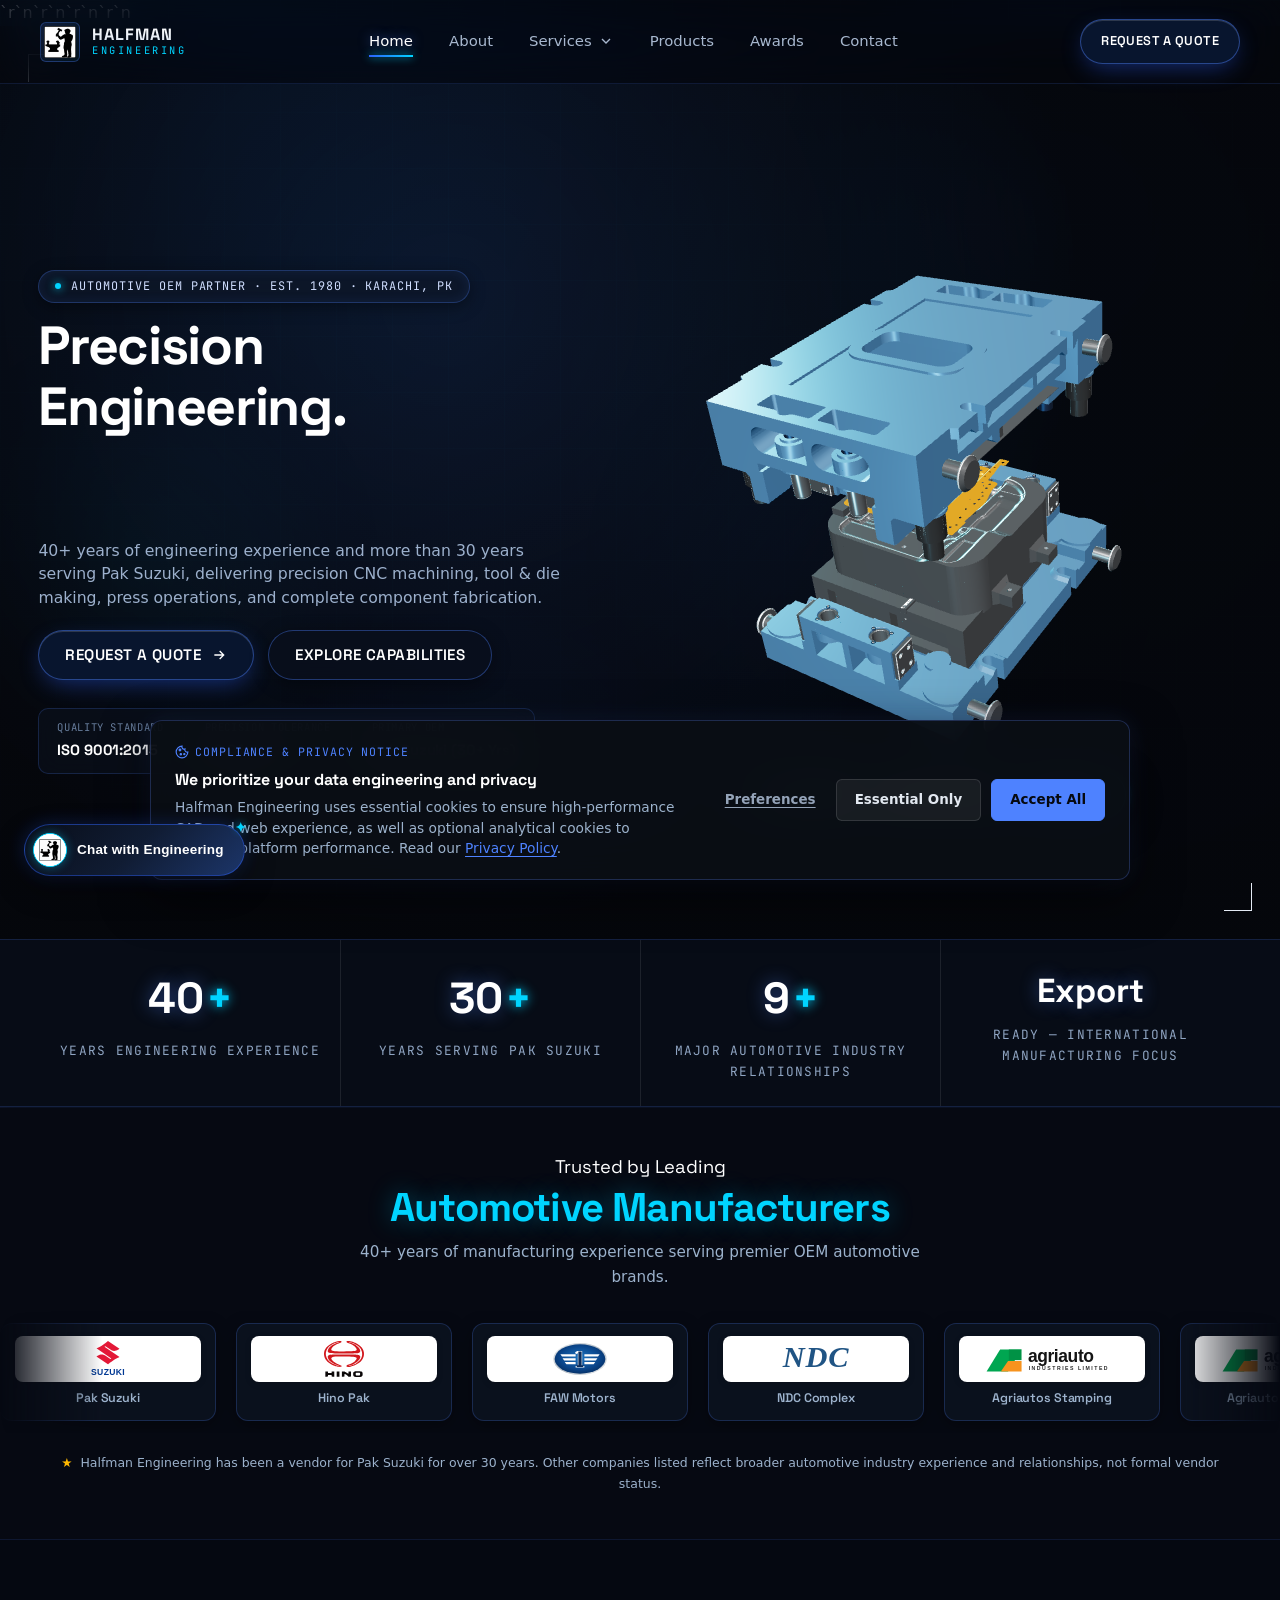
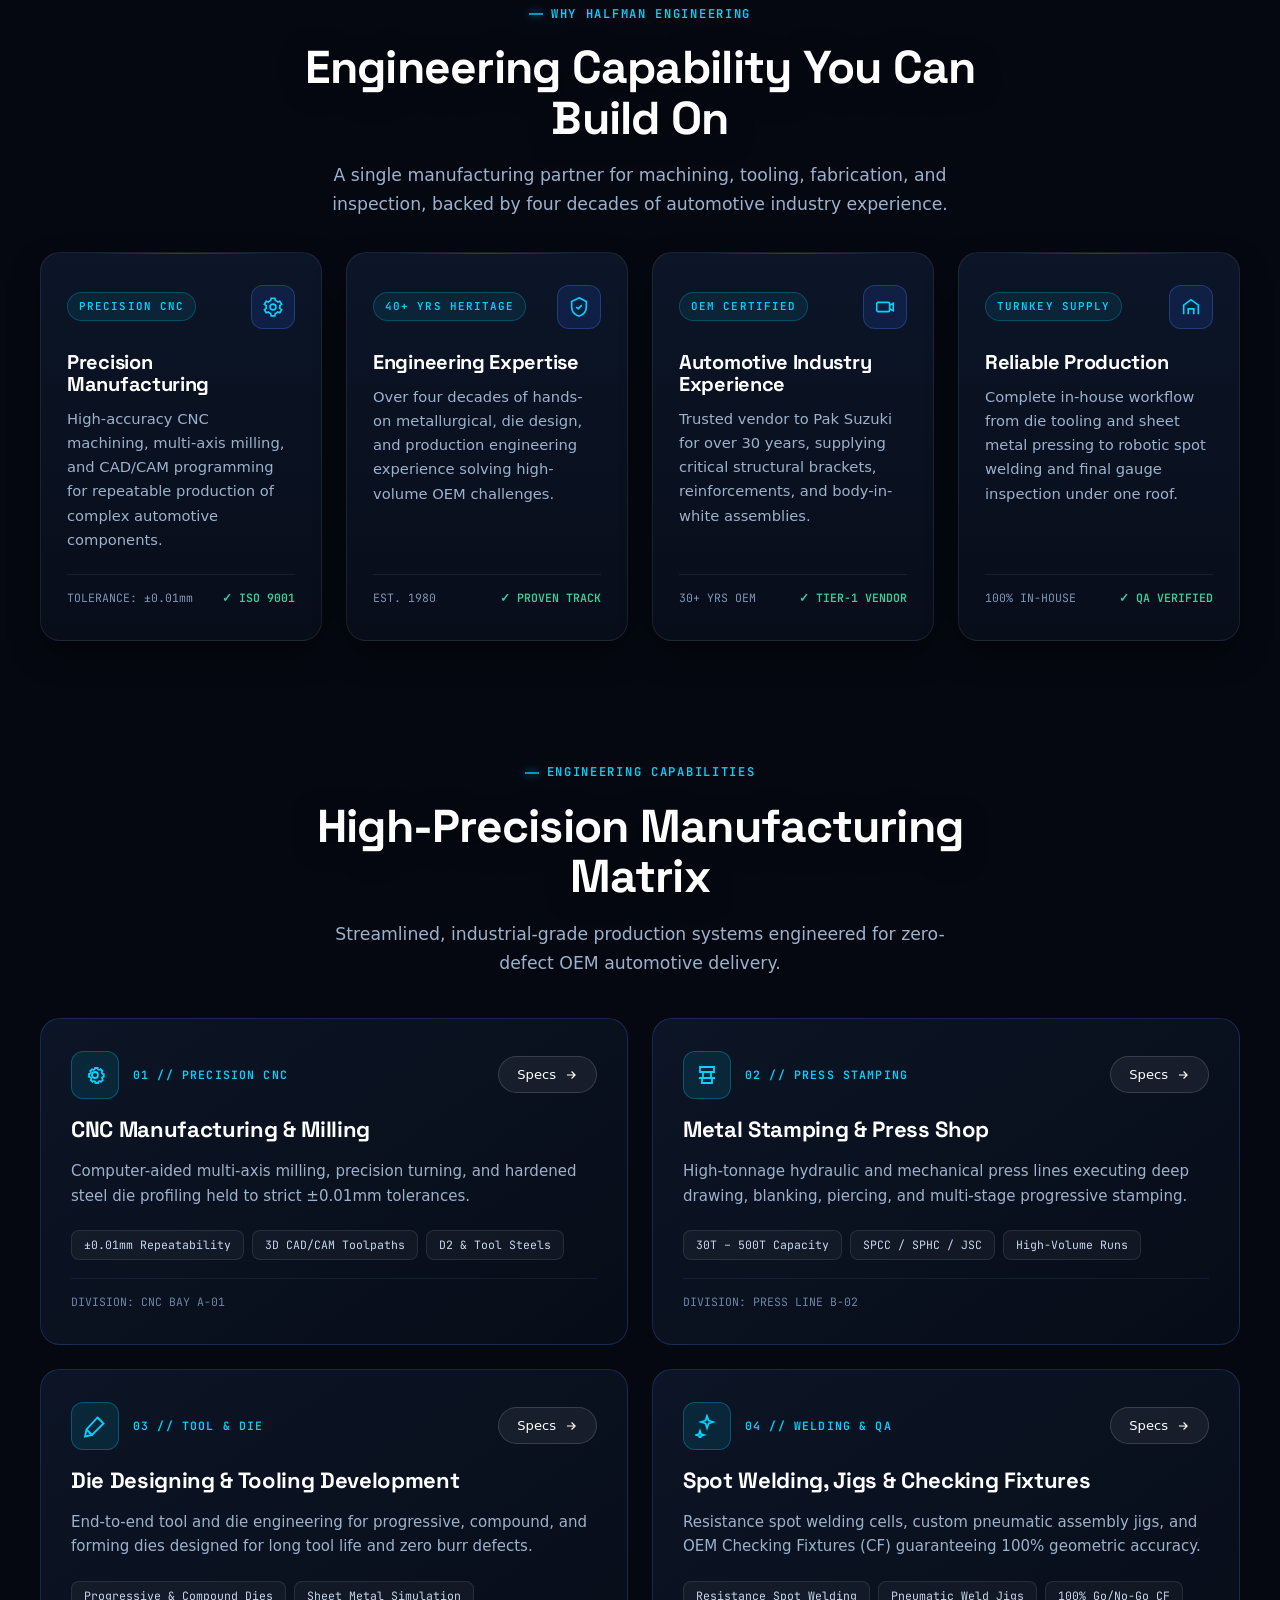
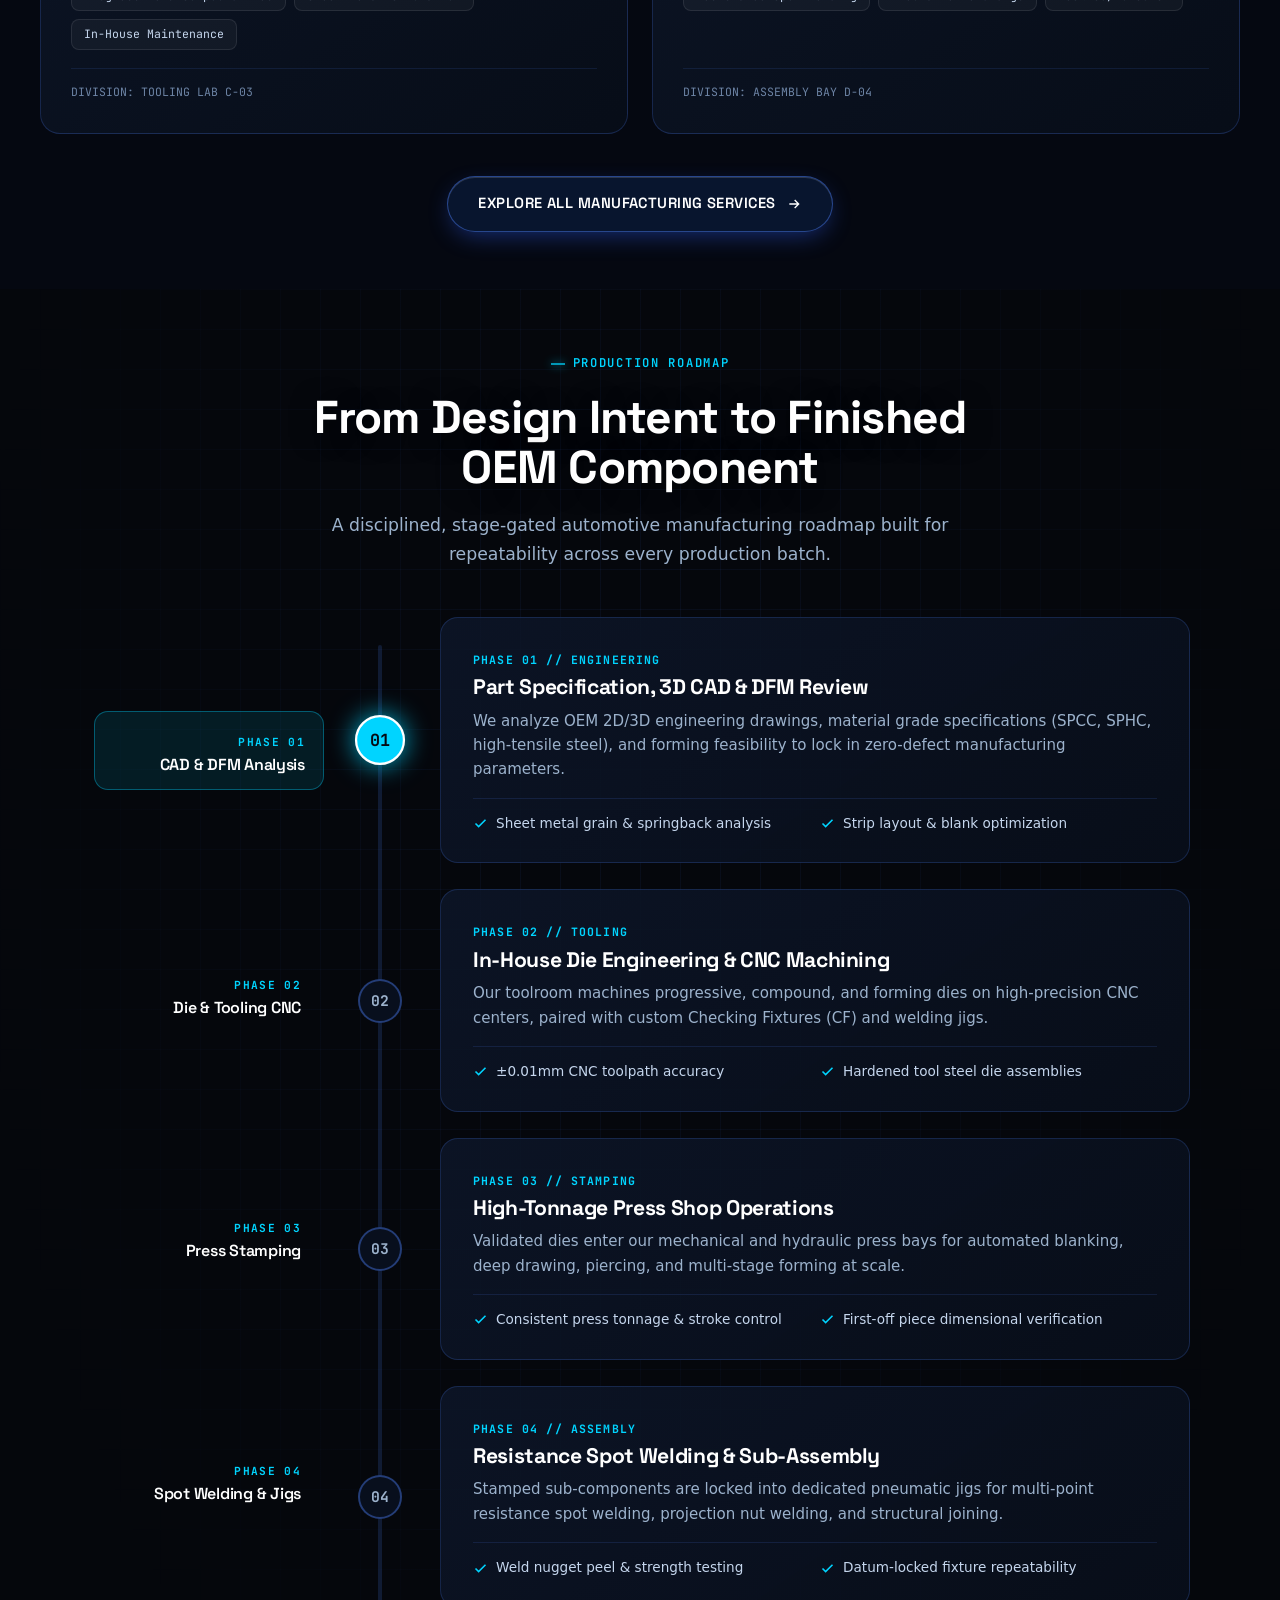
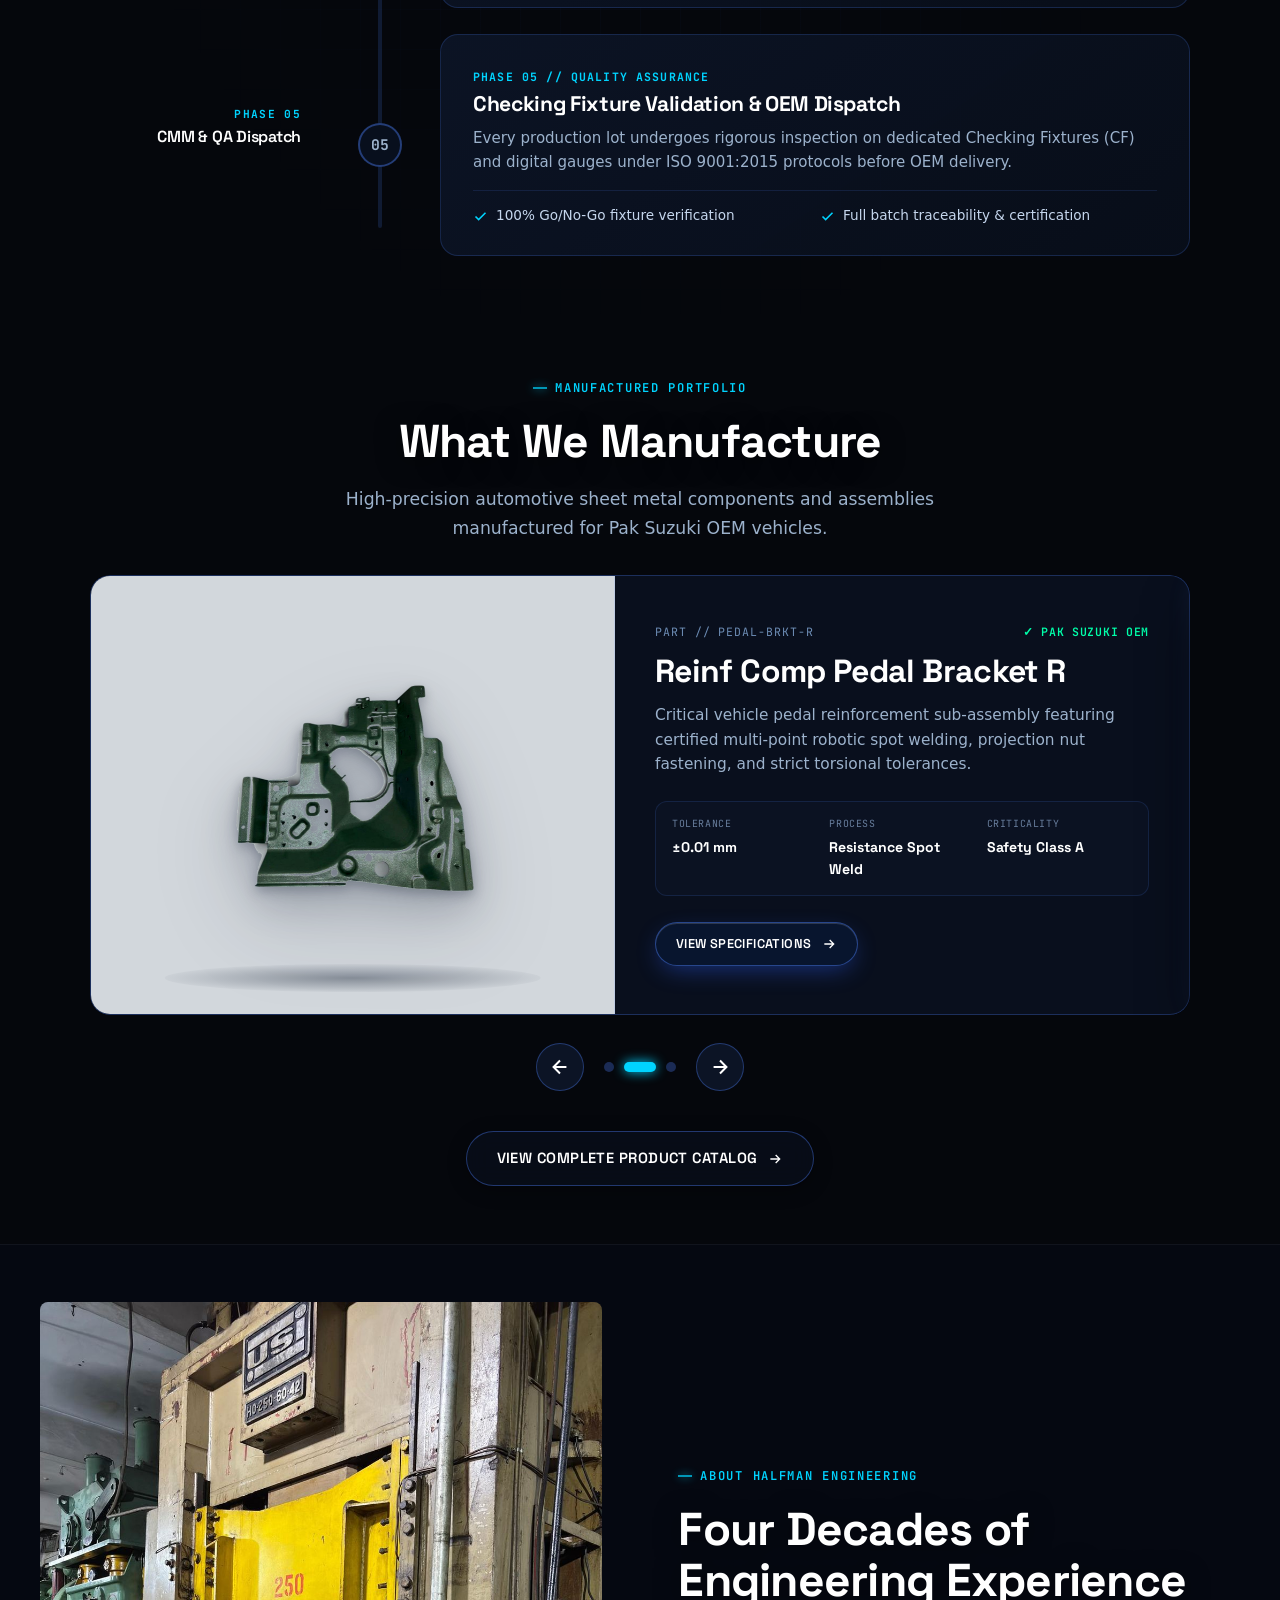
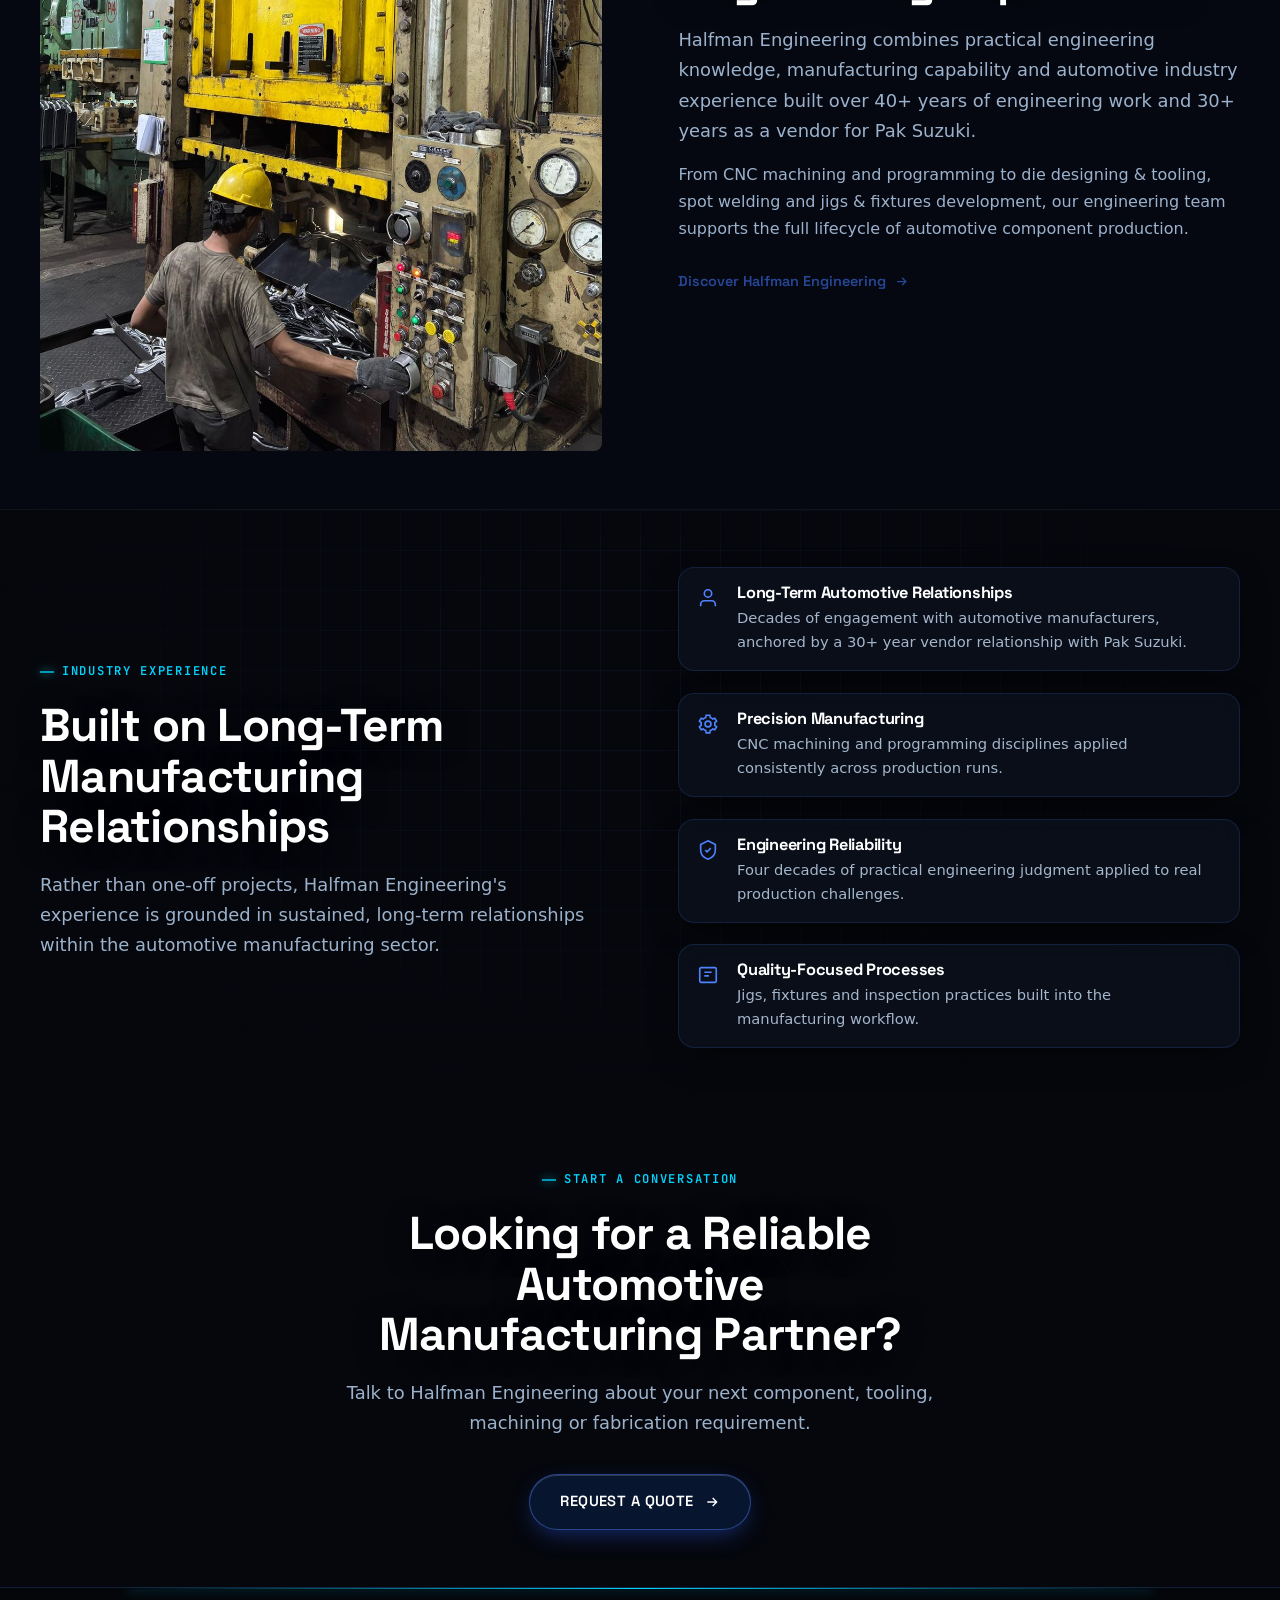
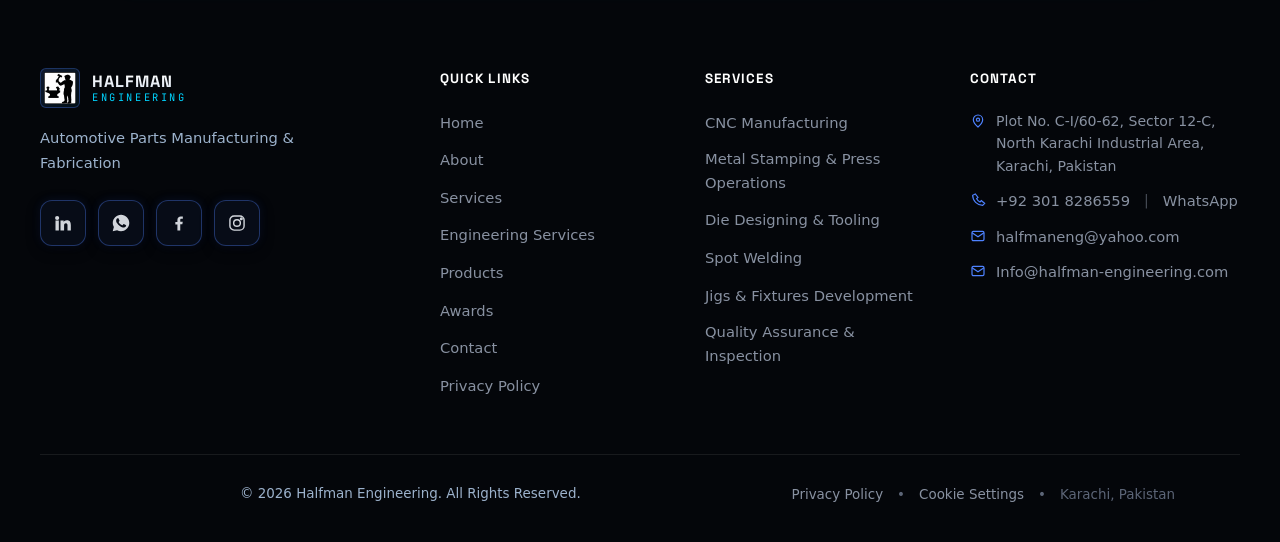
<file: index.html>
<!DOCTYPE html>
<html lang="en">
<head>
<meta charset="UTF-8">
<meta name="viewport" content="width=device-width, initial-scale=1.0">
<title>Halfman Engineering | Automotive Metal Stamping &amp; CNC Machining</title>
<meta name="description" content="ISO 9001:2015 OEM automotive parts manufacturer (Est. 1980). 30–500T sheet metal stamping, progressive dies, CNC machining, spot welding &amp; checking fixtures.">
<meta name="keywords" content="Halfman Engineering, automotive parts manufacturer Pakistan, CNC machining Karachi, sheet metal stamping Pakistan, tool and die manufacturer Karachi, Pak Suzuki vendor, spot welding services, jigs and fixtures manufacturer Pakistan, checking fixtures CF">
<meta name="robots" content="index, follow, max-image-preview:large, max-snippet:-1, max-video-preview:-1">
<link rel="canonical" href="https://halfman-engineering.com/">
<meta property="og:type" content="website">
<meta property="og:locale" content="en_US">
<meta property="og:site_name" content="Halfman Engineering">
<meta property="og:title" content="Halfman Engineering | Automotive Metal Stamping &amp; CNC Machining">
<meta property="og:description" content="ISO 9001:2015 OEM automotive parts manufacturer (Est. 1980). 30–500T sheet metal stamping, progressive dies, CNC machining, spot welding &amp; checking fixtures.">
<meta property="og:url" content="https://halfman-engineering.com/">
<meta property="og:image" content="https://halfman-engineering.com/images/award%20pic%202.jpeg">
<meta property="og:image:alt" content="Halfman Engineering - Precision Automotive Parts Manufacturer in Karachi, Pakistan">
<meta name="twitter:card" content="summary_large_image">
<meta name="twitter:title" content="Halfman Engineering | Automotive Metal Stamping &amp; CNC Machining">
<meta name="twitter:description" content="ISO 9001:2015 OEM automotive parts manufacturer (Est. 1980). 30–500T sheet metal stamping, progressive dies, CNC machining, spot welding &amp; checking fixtures.">
<meta name="twitter:image" content="https://halfman-engineering.com/images/award%20pic%202.jpeg">
<link rel="dns-prefetch" href="//fonts.googleapis.com">
<link rel="dns-prefetch" href="//fonts.gstatic.com">
<link rel="preconnect" href="https://fonts.googleapis.com">
<link rel="preconnect" href="https://fonts.gstatic.com" crossorigin>
<link rel="preload" as="style" href="https://fonts.googleapis.com/css2?family=Space+Grotesk:wght@500;600;700&family=Plus+Jakarta+Sans:wght@400;500;600;700;800&family=JetBrains+Mono:wght@400;500;600&display=swap">
<link href="https://fonts.googleapis.com/css2?family=Space+Grotesk:wght@500;600;700&family=Plus+Jakarta+Sans:wght@400;500;600;700;800&family=JetBrains+Mono:wght@400;500;600&display=swap" rel="stylesheet" media="print" onload="this.media='all'">
<noscript>
  <link rel="stylesheet" href="https://fonts.googleapis.com/css2?family=Space+Grotesk:wght@500;600;700&family=Plus+Jakarta+Sans:wght@400;500;600;700;800&family=JetBrains+Mono:wght@400;500;600&display=swap">
</noscript>
<link rel="stylesheet" href="css/style.css">
<link rel="stylesheet" href="css/chatbot.css">
<link rel="preload" href="images/halfman logo.png" as="image" fetchpriority="high">
<link rel="preload" href="js/vendor/three.min.js" as="script">
<link rel="preload" href="js/models/op20_die_geometry.js" as="script">
<link rel="icon" href="favicon.ico" sizes="any">`r`n<link rel="icon" type="image/svg+xml" href="favicon.svg">`r`n<link rel="icon" type="image/png" sizes="48x48" href="favicon-48x48.png">`r`n<link rel="icon" type="image/png" sizes="512x512" href="favicon-512x512.png">`r`n<link rel="apple-touch-icon" href="favicon-512x512.png">
<script type="application/ld+json">
{
  "@context": "https://schema.org",
  "@graph": [
    {
      "@type": ["Organization", "LocalBusiness", "AutoPartsManufacturer"],
      "@id": "https://halfman-engineering.com/#organization",
      "name": "Halfman Engineering",
      "alternateName": "Halfman Engineering Works",
      "url": "https://halfman-engineering.com/",
      "logo": "https://halfman-engineering.com/images/halfman%20logo.png",
      "image": "https://halfman-engineering.com/images/award%20pic%202.jpeg",
      "description": "ISO 9001:2015 certified automotive sheet metal parts manufacturer and precision engineering company in North Karachi Industrial Area, Karachi, Pakistan. 40+ years of engineering experience and 30+ years serving Pak Suzuki.",
      "foundingDate": "1980",
      "founder": {
        "@type": "Person",
        "name": "Muhammad Aqil (Late)"
      },
      "telephone": "+92 301 8286559",
      "email": "Info@halfman-engineering.com",
      "address": {
        "@type": "PostalAddress",
        "streetAddress": "Plot No. C-I/60-62, Sector 12-C, North Karachi Industrial Area",
        "addressLocality": "Karachi",
        "addressRegion": "Sindh",
        "addressCountry": "PK"
      },
      "contactPoint": [
        {
          "@type": "ContactPoint",
          "telephone": "+92 301 8286559",
          "email": "Info@halfman-engineering.com",
          "contactType": "sales",
          "areaServed": ["PK", "AE", "SA", "GB", "US", "CA", "AU", "Worldwide"],
          "availableLanguage": ["English", "Urdu"]
        }
      ],
      "areaServed": ["PK", "AE", "SA", "GB", "US", "CA", "AU", "Worldwide"],
      "hasCredential": [
        {
          "@type": "EducationalOccupationalCredential",
          "credentialCategory": "certification",
          "name": "ISO 9001:2015 Quality Management System"
        },
        {
          "@type": "EducationalOccupationalCredential",
          "credentialCategory": "certification",
          "name": "PAAPAM Quality Certificate"
        }
      ],
      "memberOf": [
        {
          "@type": "Organization",
          "name": "Pakistan Association of Automotive Parts & Accessories Manufacturers (PAAPAM)"
        },
        {
          "@type": "Organization",
          "name": "Karachi Chamber of Commerce & Industry (KCCI)"
        },
        {
          "@type": "Organization",
          "name": "Engineering Development Board (EDB)"
        }
      ],
      "sameAs": [
        "https://www.facebook.com/share/19BxgiYAWf/",
        "https://www.instagram.com/halfmanengineering"
      ],
      "hasOfferCatalog": {
        "@type": "OfferCatalog",
        "name": "Automotive Engineering & Manufacturing Services",
        "itemListElement": [
          { "@type": "Offer", "itemOffered": { "@type": "Service", "name": "Sheet Metal Stamping & Press Shop Operations", "url": "https://halfman-engineering.com/services.html#press-operations" } },
          { "@type": "Offer", "itemOffered": { "@type": "Service", "name": "Tool & Die Designing and Manufacturing", "url": "https://halfman-engineering.com/services.html#die-designing" } },
          { "@type": "Offer", "itemOffered": { "@type": "Service", "name": "Precision CNC Machining & Programming", "url": "https://halfman-engineering.com/services.html#cnc-machining" } },
          { "@type": "Offer", "itemOffered": { "@type": "Service", "name": "Automotive Spot Welding & MIG Assembly", "url": "https://halfman-engineering.com/services.html#spot-welding" } },
          { "@type": "Offer", "itemOffered": { "@type": "Service", "name": "Jigs, Fixtures & Checking Fixtures (CF)", "url": "https://halfman-engineering.com/engineering-services.html#checking-fixtures" } },
          { "@type": "Offer", "itemOffered": { "@type": "Service", "name": "CMM Inspection & Quality Assurance", "url": "https://halfman-engineering.com/services.html#quality-department" } }
        ]
      },
      "knowsAbout": [
        "Automotive Sheet Metal Stamping",
        "Pak Suzuki OEM Components",
        "Progressive & Compound Die Manufacturing",
        "Precision CNC Machining & Turning",
        "CAD/CAM Engineering (AutoCAD, Creo, AutoForm, CATIA)",
        "PLC Resistance Spot Welding & MIG Welding",
        "Automotive Checking Fixtures (CF) & Welding Jigs",
        "CMM Dimensional Inspection & PPAP Documentation"
      ]
    },
    {
      "@type": "WebSite",
      "@id": "https://halfman-engineering.com/#website",
      "url": "https://halfman-engineering.com/",
      "name": "Halfman Engineering",
      "publisher": {
        "@id": "https://halfman-engineering.com/#organization"
      },
      "inLanguage": "en"
    },
    {
      "@type": "BreadcrumbList",
      "@id": "https://halfman-engineering.com/#breadcrumb",
      "itemListElement": [
        {
          "@type": "ListItem",
          "position": 1,
          "name": "Home",
          "item": "https://halfman-engineering.com/"
        }
      ]
    }
  ]
}
</script>
</head>
<body>
<a href="#main" class="skip-link">Skip to main content</a>

<!-- AI Ambient Animated Background Shadows (KoderHive Industrial AI Aesthetic) -->
<div class="ai-ambient-backdrop" aria-hidden="true">
  <div class="ai-glow-orb ai-glow-orb-1"></div>
  <div class="ai-glow-orb ai-glow-orb-2"></div>
  <div class="ai-glow-orb ai-glow-orb-3"></div>
  <div class="ai-glow-orb ai-glow-orb-4"></div>
</div>

<!-- ================= HEADER ================= -->
<header class="site-header">
  <div class="container header-inner">
    <a href="/" class="brand" aria-label="Halfman Engineering — Home">
      <img loading="eager" decoding="async" src="images/halfman logo.png" alt="Halfman Engineering Logo" class="brand-mark" width="220" height="220">
      <span class="brand-text"><span class="name">HALFMAN</span><span class="tag">Engineering</span></span>
    </a>
    <nav class="nav-primary" aria-label="Primary">
      <a href="/" aria-current="page">Home</a>
      <a href="about.html">About</a>
      <div class="nav-dropdown">
        <a href="services.html" class="nav-dropdown-toggle" aria-haspopup="true" aria-expanded="false">Services <svg viewBox="0 0 24 24" fill="none" stroke="currentColor" stroke-width="2" width="16" height="16"><path d="M6 9l6 6 6-6"/></svg></a>
        <div class="nav-dropdown-menu" role="menu">
          <a href="services.html" role="menuitem">All Services</a>
          <a href="engineering-services.html" role="menuitem">Engineering Services</a>
        </div>
      </div>
      <a href="products.html">Products</a>
      <a href="awards.html">Awards</a>
      <a href="contact.html">Contact</a>
    </nav>
    <div class="header-actions">
      <a href="contact.html" class="btn btn-primary btn-sm">Request a Quote</a>
      <button class="nav-toggle" aria-label="Open menu" aria-expanded="false" aria-controls="mobile-nav">
        <span></span>
      </button>
    </div>
  </div>
</header>

<!-- ================= MOBILE NAV PANEL ================= -->
<nav class="nav-panel" id="mobile-nav" aria-label="Mobile">
  <button class="nav-panel-close" aria-label="Close menu">
    <svg viewBox="0 0 24 24" fill="none" stroke="currentColor" stroke-width="1.8" width="20" height="20"><path d="M6 6l12 12M18 6L6 18"/></svg>
  </button>
  <a href="/" aria-current="page">Home</a>
  <a href="about.html">About</a>
  <div class="nav-dropdown">
    <a href="services.html" class="nav-dropdown-toggle" aria-haspopup="true" aria-expanded="false">Services <svg viewBox="0 0 24 24" fill="none" stroke="currentColor" stroke-width="2" width="16" height="16"><path d="M6 9l6 6 6-6"/></svg></a>
    <div class="nav-dropdown-menu" role="menu">
      <a href="services.html" role="menuitem">All Services</a>
      <a href="engineering-services.html" role="menuitem">Engineering Services</a>
    </div>
  </div>
  <a href="products.html">Products</a>
  <a href="awards.html">Awards</a>
  <a href="contact.html">Contact</a>
  <a href="contact.html" class="btn btn-primary btn-block">Request a Quote</a>
  <div class="nav-panel-meta">Plot No. C-I/60-62, Sector 12-C, North Karachi Industrial Area, Karachi, Pakistan<br>Automotive Parts Manufacturer &amp; Engineering Fabrication</div>
</nav>

<main id="main">

    <!-- ================= HERO ================= -->
  <section class="hero hero-futuristic">

    <span class="hero-corner tl" aria-hidden="true"></span>
    <span class="hero-corner br" aria-hidden="true"></span>
    <span class="hero-corner tr" aria-hidden="true"></span>
    <span class="hero-corner bl" aria-hidden="true"></span>

    <div class="container hero-content">
      <div class="hero-grid-split">
        <div class="hero-main-col">
          <div class="hero-tag">
            <span class="dot"></span>
            <span>Automotive OEM Partner &middot; Est. 1980 &middot; Karachi, PK</span>
          </div>

          <h1 class="hero-headline">
            <span class="hero-line"><span class="hero-word">Precision</span> <span class="hero-word">Engineering.</span></span>
            <span class="hero-line hero-line-accent"><span class="hero-rotator shimmer-cyan-text" id="heroRotator" data-words='["Built for Automotive.", "30+ Yrs Pak Suzuki Partner.", "±0.01mm Precision Tooling.", "High-Tonnage Stamping.", "Certified Spot Welding."]'>Built for Automotive.</span></span>
          </h1>

          <p class="lede">40+ years of engineering experience and more than 30 years serving Pak Suzuki, delivering precision CNC machining, tool &amp; die making, press operations, and complete component fabrication.</p>

          <div class="hero-actions">
            <a href="contact.html" class="btn btn-primary btn-magnetic">
              <span>Request a Quote</span>
              <svg viewBox="0 0 24 24" fill="none" stroke="currentColor" stroke-width="2"><path d="M5 12h14M13 6l6 6-6 6"/></svg>
            </a>
            <a href="services.html" class="btn btn-outline btn-magnetic">
              <span>Explore Capabilities</span>
            </a>
          </div>

          <!-- Futuristic Engineering Spec Strip -->
          <div class="hero-spec-strip">
            <div class="spec-item">
              <span class="spec-label">Quality Standard</span>
              <span class="spec-val">ISO 9001:2015</span>
            </div>
            <div class="spec-divider"></div>
            <div class="spec-item">
              <span class="spec-label">Precision Tolerance</span>
              <span class="spec-val">&plusmn;0.01 mm</span>
            </div>
            <div class="spec-divider"></div>
            <div class="spec-item">
              <span class="spec-label">Primary OEM</span>
              <span class="spec-val">Pak Suzuki (30+ Yrs)</span>
            </div>
          </div>
        </div>

        <!-- ================= 3D TOOL & DIE ASSEMBLY STAGE (SCROLL-SCRUBBED ANIMATION) ================= -->
        <div class="hero-die-stage" id="heroDieStage" aria-label="Interactive 3D Stamping Die Tooling Assembly">
          <div class="die-viewport-wrap">
            <!-- WebGL Canvas Mount -->
            <div class="die-canvas-container" id="dieCanvasMount"></div>

            <!-- Sleek High-Tech 3D Die Loader -->
            <div class="die-loader" id="dieLoader" aria-hidden="true">
              <div class="die-loader-spinner"></div>
              <span class="die-loader-text">Loading 3D Die Assembly...</span>
            </div>

            <!-- Bottom Action Controls: Explode, Press Cycle, Reset -->
            <div class="die-hud-bar bottom-hud">
              <div class="die-quick-actions">
                <button type="button" class="die-btn" id="btnDieExplode" title="Toggle Exploded Tooling View">
                  <svg viewBox="0 0 24 24" fill="none" stroke="currentColor" stroke-width="2" width="14" height="14"><path d="M15 3h6v6M9 21H3v-6M21 3l-7 7M3 21l7-7"/></svg>
                  <span>Explode</span>
                </button>
                <button type="button" class="die-btn" id="btnDiePress" title="Cycle Press Stroke">
                  <svg viewBox="0 0 24 24" fill="none" stroke="currentColor" stroke-width="2" width="14" height="14"><path d="M13 2L3 14h9l-1 8 10-12h-9l1-8z"/></svg>
                  <span>Press Cycle</span>
                </button>
                <button type="button" class="die-btn" id="btnDieReset" title="Reset Camera View">
                  <svg viewBox="0 0 24 24" fill="none" stroke="currentColor" stroke-width="2" width="14" height="14"><path d="M3 12a9 9 0 109-9 9.75 9.75 0 00-6.74 2.74L3 8"/><path d="M3 3v5h5"/></svg>
                  <span>Reset</span>
                </button>
              </div>
            </div>
          </div>
        </div>
      </div>
    </div>
  </section>

  <!-- ================= TRUST / STAT STRIP ================= -->
  <section class="stat-strip" aria-label="Company statistics">
    <div class="container grid grid-4">
      <div class="stat">
        <div class="num" data-count-to="40">40<span class="plus">+</span></div>
        <div class="label">Years Engineering Experience</div>
      </div>
      <div class="stat">
        <div class="num" data-count-to="30">30<span class="plus">+</span></div>
        <div class="label">Years Serving Pak Suzuki</div>
      </div>
      <div class="stat">
        <div class="num" data-count-to="9">9<span class="plus">+</span></div>
        <div class="label">Major Automotive Industry Relationships</div>
      </div>
      <div class="stat">
        <div class="num">Export</div>
        <div class="label">Ready — International Manufacturing Focus</div>
      </div>
    </div>
  </section>

    <!-- ================= TRUSTED BY LOGO SLIDER (MARQUEE) ================= -->
  <section class="section section-platforms" aria-label="Automotive Manufacturers We Have Worked With">
    <div class="container text-center">
      <div class="platforms-header" data-reveal>
        <span class="platforms-sub">Trusted by Leading</span>
        <h2 class="platforms-title">Automotive Manufacturers</h2>
        <p class="platforms-desc">40+ years of manufacturing experience serving premier OEM automotive brands.</p>
      </div>
    </div>

    <!-- Infinite Continuous Marquee Slider -->
    <div class="platforms-marquee-wrap" aria-label="Client logos slider">
      <div class="platforms-marquee-track">
        <!-- Loop Set 1 -->
        <div class="platform-card">
          <div class="platform-logo-wrap">
            <img src="LOGOS/suzuki.svg" alt="Pak Suzuki" loading="lazy">
          </div>
          <span class="platform-name">Pak Suzuki</span>
        </div>
        <div class="platform-card">
          <div class="platform-logo-wrap">
            <img src="LOGOS/hino.svg" alt="Hino Pak" loading="lazy">
          </div>
          <span class="platform-name">Hino Pak</span>
        </div>
        <div class="platform-card">
          <div class="platform-logo-wrap">
            <img src="LOGOS/faw.svg" alt="FAW Motors" loading="lazy">
          </div>
          <span class="platform-name">FAW Motors</span>
        </div>
        <div class="platform-card">
          <div class="platform-logo-wrap">
            <img src="LOGOS/ndc.svg" alt="National Development Complex" loading="lazy">
          </div>
          <span class="platform-name">NDC Complex</span>
        </div>
        <div class="platform-card">
          <div class="platform-logo-wrap">
            <img src="LOGOS/agriautos.svg" alt="Agriautos Stamping Company PVT" loading="lazy">
          </div>
          <span class="platform-name">Agriautos Stamping</span>
        </div>
        <div class="platform-card">
          <div class="platform-logo-wrap">
            <img src="LOGOS/agriautos.svg" alt="Agriautos Industries Limited" loading="lazy">
          </div>
          <span class="platform-name">Agriautos Industries</span>
        </div>
        <div class="platform-card">
          <div class="platform-logo-wrap">
            <img src="LOGOS/dawood.svg" alt="Dawood Engineering" loading="lazy">
          </div>
          <span class="platform-name">Dawood Engineering</span>
        </div>
        <div class="platform-card">
          <div class="platform-logo-wrap">
            <img src="LOGOS/kia.svg" alt="KIA Lucky Motor Corporation" loading="lazy">
          </div>
          <span class="platform-name">KIA Lucky Motors</span>
        </div>
        <div class="platform-card">
          <div class="platform-logo-wrap">
            <img src="LOGOS/procon.svg" alt="Procon Engineering" loading="lazy">
          </div>
          <span class="platform-name">Procon Engineering</span>
        </div>

        <!-- Loop Set 2 (Identical for seamless infinite ticker) -->
        <div class="platform-card">
          <div class="platform-logo-wrap">
            <img src="LOGOS/suzuki.svg" alt="Pak Suzuki" loading="lazy">
          </div>
          <span class="platform-name">Pak Suzuki</span>
        </div>
        <div class="platform-card">
          <div class="platform-logo-wrap">
            <img src="LOGOS/hino.svg" alt="Hino Pak" loading="lazy">
          </div>
          <span class="platform-name">Hino Pak</span>
        </div>
        <div class="platform-card">
          <div class="platform-logo-wrap">
            <img src="LOGOS/faw.svg" alt="FAW Motors" loading="lazy">
          </div>
          <span class="platform-name">FAW Motors</span>
        </div>
        <div class="platform-card">
          <div class="platform-logo-wrap">
            <img src="LOGOS/ndc.svg" alt="National Development Complex" loading="lazy">
          </div>
          <span class="platform-name">NDC Complex</span>
        </div>
        <div class="platform-card">
          <div class="platform-logo-wrap">
            <img src="LOGOS/agriautos.svg" alt="Agriautos Stamping Company PVT" loading="lazy">
          </div>
          <span class="platform-name">Agriautos Stamping</span>
        </div>
        <div class="platform-card">
          <div class="platform-logo-wrap">
            <img src="LOGOS/agriautos.svg" alt="Agriautos Industries Limited" loading="lazy">
          </div>
          <span class="platform-name">Agriautos Industries</span>
        </div>
        <div class="platform-card">
          <div class="platform-logo-wrap">
            <img src="LOGOS/dawood.svg" alt="Dawood Engineering" loading="lazy">
          </div>
          <span class="platform-name">Dawood Engineering</span>
        </div>
        <div class="platform-card">
          <div class="platform-logo-wrap">
            <img src="LOGOS/kia.svg" alt="KIA Lucky Motor Corporation" loading="lazy">
          </div>
          <span class="platform-name">KIA Lucky Motors</span>
        </div>
        <div class="platform-card">
          <div class="platform-logo-wrap">
            <img src="LOGOS/procon.svg" alt="Procon Engineering" loading="lazy">
          </div>
          <span class="platform-name">Procon Engineering</span>
        </div>
      </div>
    </div>

    <div class="container text-center" style="margin-top: 20px;">
      <p class="platforms-note">
        <span class="star-icon">&#9733;</span> Halfman Engineering has been a vendor for Pak Suzuki for over 30 years. Other companies listed reflect broader automotive industry experience and relationships, not formal vendor status.
      </p>
    </div>
  </section>

  <!-- ================= KEY BENEFITS (KODERHIVE CLIENT CARD EFFECT) ================= -->
  <section class="section" id="why-halfman">
    <div class="container">
      <div class="section-header center" data-reveal>
        <span class="eyebrow">Why Halfman Engineering</span>
        <h2>Engineering Capability You Can Build On</h2>
        <p class="lede mx-auto">A single manufacturing partner for machining, tooling, fabrication, and inspection, backed by four decades of automotive industry experience.</p>
      </div>
      <div class="kh-client-cards-grid" data-reveal-group>
        <!-- Card 1 -->
        <div class="kh-client-card">
          <div>
            <div class="kh-client-card-top">
              <span class="kh-client-pill">PRECISION CNC</span>
              <div class="kh-client-icon">
                <svg viewBox="0 0 24 24" fill="none" stroke="currentColor" stroke-width="1.8"><circle cx="12" cy="12" r="3.2"/><path d="M19.4 13.5a7.6 7.6 0 000-3l2-1.4-2-3.4-2.3.8a7.6 7.6 0 00-2.6-1.5L14 2.5h-4l-.5 2.5a7.6 7.6 0 00-2.6 1.5l-2.3-.8-2 3.4 2 1.4a7.6 7.6 0 000 3l-2 1.4 2 3.4 2.3-.8a7.6 7.6 0 002.6 1.5l.5 2.6h4l.5-2.6a7.6 7.6 0 002.6-1.5l2.3.8 2-3.4z"/></svg>
              </div>
            </div>
            <h3>Precision Manufacturing</h3>
            <p>High-accuracy CNC machining, multi-axis milling, and CAD/CAM programming for repeatable production of complex automotive components.</p>
          </div>
          <div class="kh-client-footer">
            <span>TOLERANCE: &plusmn;0.01mm</span>
            <span class="kh-client-verified">&#10003; ISO 9001</span>
          </div>
        </div>

        <!-- Card 2 -->
        <div class="kh-client-card">
          <div>
            <div class="kh-client-card-top">
              <span class="kh-client-pill">40+ YRS HERITAGE</span>
              <div class="kh-client-icon">
                <svg viewBox="0 0 24 24" fill="none" stroke="currentColor" stroke-width="1.8"><path d="M12 2l8 4v6c0 5-3.4 8.6-8 10-4.6-1.4-8-5-8-10V6l8-4z"/><path d="M9 12l2 2 4-4"/></svg>
              </div>
            </div>
            <h3>Engineering Expertise</h3>
            <p>Over four decades of hands-on metallurgical, die design, and production engineering experience solving high-volume OEM challenges.</p>
          </div>
          <div class="kh-client-footer">
            <span>EST. 1980</span>
            <span class="kh-client-verified">&#10003; PROVEN TRACK</span>
          </div>
        </div>

        <!-- Card 3 -->
        <div class="kh-client-card">
          <div>
            <div class="kh-client-card-top">
              <span class="kh-client-pill">OEM CERTIFIED</span>
              <div class="kh-client-icon">
                <svg viewBox="0 0 24 24" fill="none" stroke="currentColor" stroke-width="1.8"><rect x="3" y="7" width="14" height="10" rx="1.5"/><path d="M17 10l4-2v8l-4-2"/></svg>
              </div>
            </div>
            <h3>Automotive Industry Experience</h3>
            <p>Trusted vendor to Pak Suzuki for over 30 years, supplying critical structural brackets, reinforcements, and body-in-white assemblies.</p>
          </div>
          <div class="kh-client-footer">
            <span>30+ YRS OEM</span>
            <span class="kh-client-verified">&#10003; TIER-1 VENDOR</span>
          </div>
        </div>

        <!-- Card 4 -->
        <div class="kh-client-card">
          <div>
            <div class="kh-client-card-top">
              <span class="kh-client-pill">TURNKEY SUPPLY</span>
              <div class="kh-client-icon">
                <svg viewBox="0 0 24 24" fill="none" stroke="currentColor" stroke-width="1.8"><path d="M4 20V10l8-6 8 6v10"/><path d="M9 20v-6h6v6"/></svg>
              </div>
            </div>
            <h3>Reliable Production</h3>
            <p>Complete in-house workflow from die tooling and sheet metal pressing to robotic spot welding and final gauge inspection under one roof.</p>
          </div>
          <div class="kh-client-footer">
            <span>100% IN-HOUSE</span>
            <span class="kh-client-verified">&#10003; QA VERIFIED</span>
          </div>
        </div>
      </div>
    </div>
  </section>

  <!-- ================= COMPACT HIGH-PRECISION ENGINEERING CAPABILITIES MATRIX ================= -->
  <section class="section section-kh-services" id="services">
    <div class="container">
      <div class="section-header center" data-reveal>
        <span class="eyebrow">Engineering Capabilities</span>
        <h2>High-Precision Manufacturing Matrix</h2>
        <p class="lede mx-auto">Streamlined, industrial-grade production systems engineered for zero-defect OEM automotive delivery.</p>
      </div>

      <div class="mfg-matrix-grid" data-reveal-group>
        <!-- Capability 1: CNC Machining -->
        <div class="mfg-matrix-card">
          <div class="mfg-matrix-top">
            <div class="mfg-matrix-icon-wrap">
              <div class="mfg-matrix-icon">
                <svg viewBox="0 0 24 24" fill="none" stroke="currentColor" stroke-width="1.8"><circle cx="12" cy="12" r="3"/><path d="M19.4 15a1.7 1.7 0 0 0 .3 1.9l.1.1-1.8 1.8-.1-.1a1.7 1.7 0 0 0-1.9-.3 1.7 1.7 0 0 0-1 1.6V20h-2.5v-.1a1.7 1.7 0 0 0-1-1.6 1.7 1.7 0 0 0-1.9.3l-.1.1-1.8-1.8.1-.1a1.7 1.7 0 0 0 .3-1.9 1.7 1.7 0 0 0-1.6-1H6V11h.1a1.7 1.7 0 0 0 1.6-1 1.7 1.7 0 0 0-.3-1.9l-.1-.1 1.8-1.8.1.1a1.7 1.7 0 0 0 1.9.3 1.7 1.7 0 0 0 1-1.6V5h2.5v.1a1.7 1.7 0 0 0 1 1.6 1.7 1.7 0 0 0 1.9-.3l.1-.1 1.8 1.8-.1.1a1.7 1.7 0 0 0-.3 1.9 1.7 1.7 0 0 0 1.6 1h.1v2.5h-.1a1.7 1.7 0 0 0-1.6 1z"/></svg>
              </div>
              <span class="mfg-matrix-code">01 // PRECISION CNC</span>
            </div>
            <a href="services.html#cnc-machining" class="kh-explore-btn">
              <span>Specs</span>
              <svg viewBox="0 0 24 24" fill="none" stroke="currentColor" stroke-width="2" width="14" height="14"><path d="M5 12h14M13 6l6 6-6 6"/></svg>
            </a>
          </div>
          <h3>CNC Manufacturing &amp; Milling</h3>
          <p>Computer-aided multi-axis milling, precision turning, and hardened steel die profiling held to strict &plusmn;0.01mm tolerances.</p>
          <div class="mfg-matrix-specs">
            <span class="mfg-spec-chip">&plusmn;0.01mm Repeatability</span>
            <span class="mfg-spec-chip">3D CAD/CAM Toolpaths</span>
            <span class="mfg-spec-chip">D2 &amp; Tool Steels</span>
          </div>
          <div class="mfg-matrix-footer">
            <span class="mfg-matrix-status">DIVISION: CNC BAY A-01</span>
          </div>
        </div>

        <!-- Capability 2: Press Shop -->
        <div class="mfg-matrix-card">
          <div class="mfg-matrix-top">
            <div class="mfg-matrix-icon-wrap">
              <div class="mfg-matrix-icon">
                <svg viewBox="0 0 24 24" fill="none" stroke="currentColor" stroke-width="1.8"><path d="M5 4h14v5H5z"/><path d="M8 9v6h8V9M4 15h16M7 15v5h10v-5"/></svg>
              </div>
              <span class="mfg-matrix-code">02 // PRESS STAMPING</span>
            </div>
            <a href="services.html#press-operations" class="kh-explore-btn">
              <span>Specs</span>
              <svg viewBox="0 0 24 24" fill="none" stroke="currentColor" stroke-width="2" width="14" height="14"><path d="M5 12h14M13 6l6 6-6 6"/></svg>
            </a>
          </div>
          <h3>Metal Stamping &amp; Press Shop</h3>
          <p>High-tonnage hydraulic and mechanical press lines executing deep drawing, blanking, piercing, and multi-stage progressive stamping.</p>
          <div class="mfg-matrix-specs">
            <span class="mfg-spec-chip">30T – 500T Capacity</span>
            <span class="mfg-spec-chip">SPCC / SPHC / JSC</span>
            <span class="mfg-spec-chip">High-Volume Runs</span>
          </div>
          <div class="mfg-matrix-footer">
            <span class="mfg-matrix-status">DIVISION: PRESS LINE B-02</span>
          </div>
        </div>

        <!-- Capability 3: Tool & Die -->
        <div class="mfg-matrix-card">
          <div class="mfg-matrix-top">
            <div class="mfg-matrix-icon-wrap">
              <div class="mfg-matrix-icon">
                <svg viewBox="0 0 24 24" fill="none" stroke="currentColor" stroke-width="1.8"><path d="M14.5 3.5l6 6L9 21l-7 1.5L3.5 15.5z"/><path d="M3.5 15.5l6 6"/></svg>
              </div>
              <span class="mfg-matrix-code">03 // TOOL &amp; DIE</span>
            </div>
            <a href="services.html#die-designing" class="kh-explore-btn">
              <span>Specs</span>
              <svg viewBox="0 0 24 24" fill="none" stroke="currentColor" stroke-width="2" width="14" height="14"><path d="M5 12h14M13 6l6 6-6 6"/></svg>
            </a>
          </div>
          <h3>Die Designing &amp; Tooling Development</h3>
          <p>End-to-end tool and die engineering for progressive, compound, and forming dies designed for long tool life and zero burr defects.</p>
          <div class="mfg-matrix-specs">
            <span class="mfg-spec-chip">Progressive &amp; Compound Dies</span>
            <span class="mfg-spec-chip">Sheet Metal Simulation</span>
            <span class="mfg-spec-chip">In-House Maintenance</span>
          </div>
          <div class="mfg-matrix-footer">
            <span class="mfg-matrix-status">DIVISION: TOOLING LAB C-03</span>
          </div>
        </div>

        <!-- Capability 4: Welding & Fabrication -->
        <div class="mfg-matrix-card">
          <div class="mfg-matrix-top">
            <div class="mfg-matrix-icon-wrap">
              <div class="mfg-matrix-icon">
                <svg viewBox="0 0 24 24" fill="none" stroke="currentColor" stroke-width="1.8"><path d="M12 2l1.5 4.5L18 8l-4.5 1.5L12 14l-1.5-4.5L6 8l4.5-1.5z"/><path d="M5 17l1 3 3 1-3 1-1 3-1-3-3-1 3-1z"/></svg>
              </div>
              <span class="mfg-matrix-code">04 // WELDING &amp; QA</span>
            </div>
            <a href="services.html#spot-welding" class="kh-explore-btn">
              <span>Specs</span>
              <svg viewBox="0 0 24 24" fill="none" stroke="currentColor" stroke-width="2" width="14" height="14"><path d="M5 12h14M13 6l6 6-6 6"/></svg>
            </a>
          </div>
          <h3>Spot Welding, Jigs &amp; Checking Fixtures</h3>
          <p>Resistance spot welding cells, custom pneumatic assembly jigs, and OEM Checking Fixtures (CF) guaranteeing 100% geometric accuracy.</p>
          <div class="mfg-matrix-specs">
            <span class="mfg-spec-chip">Resistance Spot Welding</span>
            <span class="mfg-spec-chip">Pneumatic Weld Jigs</span>
            <span class="mfg-spec-chip">100% Go/No-Go CF</span>
          </div>
          <div class="mfg-matrix-footer">
            <span class="mfg-matrix-status">DIVISION: ASSEMBLY BAY D-04</span>
          </div>
        </div>
      </div>

      <div class="text-center" style="margin-top: 42px;" data-reveal>
        <a href="services.html" class="btn btn-primary btn-magnetic">
          <span>Explore All Manufacturing Services</span>
          <svg viewBox="0 0 24 24" fill="none" stroke="currentColor" stroke-width="2" width="16" height="16"><path d="M5 12h14M13 6l6 6-6 6"/></svg>
        </a>
      </div>
    </div>
  </section>

  <!-- ================= MANUFACTURING ROADMAP (NEXGEN STYLE) ================= -->
  <section class="section section-dark grid-overlay" id="process">
    <div class="container">
      <div class="section-header center" data-reveal>
        <span class="eyebrow">Production Roadmap</span>
        <h2>From Design Intent to Finished OEM Component</h2>
        <p class="lede mx-auto">A disciplined, stage-gated automotive manufacturing roadmap built for repeatability across every production batch.</p>
      </div>

      <div class="kh-roadmap-container">
        <!-- Left Column: Step Navigation -->
        <div class="kh-roadmap-steps-col">
          <div class="kh-step-indicator active" data-step="1">
            <span class="kh-step-badge">Phase 01</span>
            <h4 class="kh-step-nav-title">CAD &amp; DFM Analysis</h4>
          </div>
          <div class="kh-step-indicator" data-step="2">
            <span class="kh-step-badge">Phase 02</span>
            <h4 class="kh-step-nav-title">Die &amp; Tooling CNC</h4>
          </div>
          <div class="kh-step-indicator" data-step="3">
            <span class="kh-step-badge">Phase 03</span>
            <h4 class="kh-step-nav-title">Press Stamping</h4>
          </div>
          <div class="kh-step-indicator" data-step="4">
            <span class="kh-step-badge">Phase 04</span>
            <h4 class="kh-step-nav-title">Spot Welding &amp; Jigs</h4>
          </div>
          <div class="kh-step-indicator" data-step="5">
            <span class="kh-step-badge">Phase 05</span>
            <h4 class="kh-step-nav-title">CMM &amp; QA Dispatch</h4>
          </div>
        </div>

        <!-- Center Column: Glowing Progress Track & Numbered Nodes -->
        <div class="kh-roadmap-timeline-col">
          <div class="kh-timeline-bar">
            <div class="kh-timeline-progress"></div>
          </div>
          <div class="kh-dot kh-dot-1 active" data-step="1"><span>01</span></div>
          <div class="kh-dot kh-dot-2" data-step="2"><span>02</span></div>
          <div class="kh-dot kh-dot-3" data-step="3"><span>03</span></div>
          <div class="kh-dot kh-dot-4" data-step="4"><span>04</span></div>
          <div class="kh-dot kh-dot-5" data-step="5"><span>05</span></div>
        </div>

        <!-- Right Column: Detailed Roadmap Cards -->
        <div class="kh-roadmap-content-col">
          <!-- Step 1 -->
          <div class="kh-roadmap-card" data-step="1" data-reveal>
            <div class="kh-card-header">
              <span class="kh-mobile-badge">Phase 01 // Engineering</span>
              <h3>Part Specification, 3D CAD &amp; DFM Review</h3>
            </div>
            <p>We analyze OEM 2D/3D engineering drawings, material grade specifications (SPCC, SPHC, high-tensile steel), and forming feasibility to lock in zero-defect manufacturing parameters.</p>
            <ul class="kh-card-features">
              <li><svg width="15" height="15" viewBox="0 0 24 24" fill="none" stroke="currentColor" stroke-width="2.5"><path d="M20 6L9 17l-5-5"/></svg> Sheet metal grain &amp; springback analysis</li>
              <li><svg width="15" height="15" viewBox="0 0 24 24" fill="none" stroke="currentColor" stroke-width="2.5"><path d="M20 6L9 17l-5-5"/></svg> Strip layout &amp; blank optimization</li>
            </ul>
          </div>

          <!-- Step 2 -->
          <div class="kh-roadmap-card" data-step="2" data-reveal>
            <div class="kh-card-header">
              <span class="kh-mobile-badge">Phase 02 // Tooling</span>
              <h3>In-House Die Engineering &amp; CNC Machining</h3>
            </div>
            <p>Our toolroom machines progressive, compound, and forming dies on high-precision CNC centers, paired with custom Checking Fixtures (CF) and welding jigs.</p>
            <ul class="kh-card-features">
              <li><svg width="15" height="15" viewBox="0 0 24 24" fill="none" stroke="currentColor" stroke-width="2.5"><path d="M20 6L9 17l-5-5"/></svg> &plusmn;0.01mm CNC toolpath accuracy</li>
              <li><svg width="15" height="15" viewBox="0 0 24 24" fill="none" stroke="currentColor" stroke-width="2.5"><path d="M20 6L9 17l-5-5"/></svg> Hardened tool steel die assemblies</li>
            </ul>
          </div>

          <!-- Step 3 -->
          <div class="kh-roadmap-card" data-step="3" data-reveal>
            <div class="kh-card-header">
              <span class="kh-mobile-badge">Phase 03 // Stamping</span>
              <h3>High-Tonnage Press Shop Operations</h3>
            </div>
            <p>Validated dies enter our mechanical and hydraulic press bays for automated blanking, deep drawing, piercing, and multi-stage forming at scale.</p>
            <ul class="kh-card-features">
              <li><svg width="15" height="15" viewBox="0 0 24 24" fill="none" stroke="currentColor" stroke-width="2.5"><path d="M20 6L9 17l-5-5"/></svg> Consistent press tonnage &amp; stroke control</li>
              <li><svg width="15" height="15" viewBox="0 0 24 24" fill="none" stroke="currentColor" stroke-width="2.5"><path d="M20 6L9 17l-5-5"/></svg> First-off piece dimensional verification</li>
            </ul>
          </div>

          <!-- Step 4 -->
          <div class="kh-roadmap-card" data-step="4" data-reveal>
            <div class="kh-card-header">
              <span class="kh-mobile-badge">Phase 04 // Assembly</span>
              <h3>Resistance Spot Welding &amp; Sub-Assembly</h3>
            </div>
            <p>Stamped sub-components are locked into dedicated pneumatic jigs for multi-point resistance spot welding, projection nut welding, and structural joining.</p>
            <ul class="kh-card-features">
              <li><svg width="15" height="15" viewBox="0 0 24 24" fill="none" stroke="currentColor" stroke-width="2.5"><path d="M20 6L9 17l-5-5"/></svg> Weld nugget peel &amp; strength testing</li>
              <li><svg width="15" height="15" viewBox="0 0 24 24" fill="none" stroke="currentColor" stroke-width="2.5"><path d="M20 6L9 17l-5-5"/></svg> Datum-locked fixture repeatability</li>
            </ul>
          </div>

          <!-- Step 5 -->
          <div class="kh-roadmap-card" data-step="5" data-reveal>
            <div class="kh-card-header">
              <span class="kh-mobile-badge">Phase 05 // Quality Assurance</span>
              <h3>Checking Fixture Validation &amp; OEM Dispatch</h3>
            </div>
            <p>Every production lot undergoes rigorous inspection on dedicated Checking Fixtures (CF) and digital gauges under ISO 9001:2015 protocols before OEM delivery.</p>
            <ul class="kh-card-features">
              <li><svg width="15" height="15" viewBox="0 0 24 24" fill="none" stroke="currentColor" stroke-width="2.5"><path d="M20 6L9 17l-5-5"/></svg> 100% Go/No-Go fixture verification</li>
              <li><svg width="15" height="15" viewBox="0 0 24 24" fill="none" stroke="currentColor" stroke-width="2.5"><path d="M20 6L9 17l-5-5"/></svg> Full batch traceability &amp; certification</li>
            </ul>
          </div>
        </div>
      </div>
    </div>
  </section>

  <!-- ================= MANUFACTURED PORTFOLIO NORMAL SLIDER ================= -->
  <section class="section section-mfg-slider" id="products-preview">
    <div class="container">
      <div class="section-header center" data-reveal>
        <span class="eyebrow">Manufactured Portfolio</span>
        <h2>What We Manufacture</h2>
        <p class="lede mx-auto">High-precision automotive sheet metal components and assemblies manufactured for Pak Suzuki OEM vehicles.</p>
      </div>

      <!-- Normal High-Definition Slider -->
      <div class="mfg-normal-slider" id="mfgNormalSlider" data-reveal>
        <!-- Viewport -->
        <div class="mfg-slider-viewport">
          <div class="mfg-slider-track" id="mfgSliderTrack">

            <!-- Slide 1: Member Tail End -->
            <div class="mfg-slider-slide">
              <div class="mfg-product-card">
                <div class="mfg-card-img-box">
                  <img src="images/Member Tail End.png" alt="Member Tail End Structural Component" loading="eager" width="577" height="433">
                </div>
                <div class="mfg-card-content">
                  <div class="mfg-card-header">
                    <span class="mfg-card-partno">PART // TAIL-END-01</span>
                    <span class="mfg-card-oem">&#10003; PAK SUZUKI OEM</span>
                  </div>
                  <h3 class="mfg-card-title">Member Tail End</h3>
                  <p class="mfg-card-desc">High-integrity automotive structural sheet metal member fabricated with precision multi-stage stamping for Pak Suzuki production vehicles.</p>
                  <div class="mfg-card-specs">
                    <div class="mfg-spec-col">
                      <span class="spec-k">TOLERANCE</span>
                      <span class="spec-v">&plusmn;0.01 mm</span>
                    </div>
                    <div class="mfg-spec-col">
                      <span class="spec-k">MATERIAL</span>
                      <span class="spec-v">SPCC Deep Draw</span>
                    </div>
                    <div class="mfg-spec-col">
                      <span class="spec-k">PRESS TONNAGE</span>
                      <span class="spec-v">500T Hydraulic</span>
                    </div>
                  </div>
                  <div class="mfg-card-action">
                    <a href="products.html" class="btn btn-primary btn-sm">
                      <span>View Specifications</span>
                      <svg viewBox="0 0 24 24" fill="none" stroke="currentColor" stroke-width="2" width="14" height="14"><path d="M5 12h14M13 6l6 6-6 6"/></svg>
                    </a>
                  </div>
                </div>
              </div>
            </div>

            <!-- Slide 2: Reinf Comp Pedal Bracket R -->
            <div class="mfg-slider-slide">
              <div class="mfg-product-card">
                <div class="mfg-card-img-box">
                  <img src="images/Reinf Comp Pedal Bracket R.png" alt="Reinf Comp Pedal Bracket R" loading="lazy" width="480" height="640">
                </div>
                <div class="mfg-card-content">
                  <div class="mfg-card-header">
                    <span class="mfg-card-partno">PART // PEDAL-BRKT-R</span>
                    <span class="mfg-card-oem">&#10003; PAK SUZUKI OEM</span>
                  </div>
                  <h3 class="mfg-card-title">Reinf Comp Pedal Bracket R</h3>
                  <p class="mfg-card-desc">Critical vehicle pedal reinforcement sub-assembly featuring certified multi-point robotic spot welding, projection nut fastening, and strict torsional tolerances.</p>
                  <div class="mfg-card-specs">
                    <div class="mfg-spec-col">
                      <span class="spec-k">TOLERANCE</span>
                      <span class="spec-v">&plusmn;0.01 mm</span>
                    </div>
                    <div class="mfg-spec-col">
                      <span class="spec-k">PROCESS</span>
                      <span class="spec-v">Resistance Spot Weld</span>
                    </div>
                    <div class="mfg-spec-col">
                      <span class="spec-k">CRITICALITY</span>
                      <span class="spec-v">Safety Class A</span>
                    </div>
                  </div>
                  <div class="mfg-card-action">
                    <a href="products.html" class="btn btn-primary btn-sm">
                      <span>View Specifications</span>
                      <svg viewBox="0 0 24 24" fill="none" stroke="currentColor" stroke-width="2" width="14" height="14"><path d="M5 12h14M13 6l6 6-6 6"/></svg>
                    </a>
                  </div>
                </div>
              </div>
            </div>

            <!-- Slide 3: Panel Lamp Support -->
            <div class="mfg-slider-slide">
              <div class="mfg-product-card">
                <div class="mfg-card-img-box">
                  <img src="images/Panel Lamp Support.png" alt="Panel Lamp Support Component" loading="lazy" width="500" height="500">
                </div>
                <div class="mfg-card-content">
                  <div class="mfg-card-header">
                    <span class="mfg-card-partno">PART // LAMP-SUP-01</span>
                    <span class="mfg-card-oem">&#10003; PAK SUZUKI OEM</span>
                  </div>
                  <h3 class="mfg-card-title">Panel Lamp Support</h3>
                  <p class="mfg-card-desc">Front headlamp and fender support panel assembly stamped on dedicated tooling, verified 100% on CMM and checking fixtures for seamless chassis alignment.</p>
                  <div class="mfg-card-specs">
                    <div class="mfg-spec-col">
                      <span class="spec-k">TOLERANCE</span>
                      <span class="spec-v">&plusmn;0.01 mm</span>
                    </div>
                    <div class="mfg-spec-col">
                      <span class="spec-k">INSPECTION</span>
                      <span class="spec-v">100% Go/No-Go CF</span>
                    </div>
                    <div class="mfg-spec-col">
                      <span class="spec-k">FINISH</span>
                      <span class="spec-v">Anti-Corrosive Dip</span>
                    </div>
                  </div>
                  <div class="mfg-card-action">
                    <a href="products.html" class="btn btn-primary btn-sm">
                      <span>View Specifications</span>
                      <svg viewBox="0 0 24 24" fill="none" stroke="currentColor" stroke-width="2" width="14" height="14"><path d="M5 12h14M13 6l6 6-6 6"/></svg>
                    </a>
                  </div>
                </div>
              </div>
            </div>

          </div>
        </div>

        <!-- Slider Controls: Prev/Next & Dots -->
        <div class="mfg-slider-controls">
          <button type="button" class="mfg-nav-btn prev" id="mfgSliderPrev" aria-label="Previous component">
            <svg viewBox="0 0 24 24" fill="none" stroke="currentColor" stroke-width="2.2" width="22" height="22"><path d="M19 12H5M12 19l-7-7 7-7"/></svg>
          </button>
          <div class="mfg-slider-dots" id="mfgSliderDots">
            <button type="button" class="mfg-dot active" data-index="0" aria-label="Slide 1"></button>
            <button type="button" class="mfg-dot" data-index="1" aria-label="Slide 2"></button>
            <button type="button" class="mfg-dot" data-index="2" aria-label="Slide 3"></button>
          </div>
          <button type="button" class="mfg-nav-btn next" id="mfgSliderNext" aria-label="Next component">
            <svg viewBox="0 0 24 24" fill="none" stroke="currentColor" stroke-width="2.2" width="22" height="22"><path d="M5 12h14M12 5l7 7-7 7"/></svg>
          </button>
        </div>
      </div>

      <div class="text-center" style="margin-top: 40px;" data-reveal>
        <a href="products.html" class="btn btn-outline btn-magnetic">
          <span>View Complete Product Catalog</span>
          <svg viewBox="0 0 24 24" fill="none" stroke="currentColor" stroke-width="2" width="16" height="16"><path d="M5 12h14M13 6l6 6-6 6"/></svg>
        </a>
      </div>
    </div>
  </section>

  <!-- ================= ABOUT PREVIEW ================= -->
  <section class="section section-fog">
    <div class="container split">
      <div data-reveal>
        <!-- Replace with actual Halfman Engineering facility/team photograph -->
        <img decoding="async" src="images/press shop 2.jpeg" data-fallback="Halfman Engineering Facility — add photograph" alt="High-tonnage sheet metal stamping press shop facility at Halfman Engineering in North Karachi, Pakistan" loading="lazy" class="about-press-img" width="1050" height="1400">
      </div>
      <div data-reveal>
        <span class="eyebrow">About Halfman Engineering</span>
        <h2>Four Decades of Engineering Experience</h2>
        <p class="lede" style="margin-top:20px;">Halfman Engineering combines practical engineering knowledge, manufacturing capability and automotive industry experience built over 40+ years of engineering work and 30+ years as a vendor for Pak Suzuki.</p>
        <p style="margin-top:16px;">From CNC machining and programming to die designing &amp; tooling, spot welding and jigs &amp; fixtures development, our engineering team supports the full lifecycle of automotive component production.</p>
        <a href="about.html" class="link-arrow" style="margin-top:28px;display:inline-flex;">Discover Halfman Engineering <svg viewBox="0 0 24 24" fill="none" stroke="currentColor" stroke-width="2"><path d="M5 12h14M13 6l6 6-6 6"/></svg></a>
      </div>
    </div>
  </section>

  <!-- ================= INDUSTRY EXPERIENCE (replaces fake testimonials) ================= -->
  <section class="section section-dark grid-overlay">
    <div class="container split">
      <div data-reveal>
        <span class="eyebrow">Industry Experience</span>
        <h2>Built on Long-Term Manufacturing Relationships</h2>
        <p class="lede" style="margin-top:18px;">Rather than one-off projects, Halfman Engineering's experience is grounded in sustained, long-term relationships within the automotive manufacturing sector.</p>
      </div>
      <div class="value-list" data-reveal-group>
        <div class="value-item">
          <svg viewBox="0 0 24 24" fill="none" stroke="currentColor" stroke-width="1.8"><path d="M20 21v-2a4 4 0 00-4-4H8a4 4 0 00-4 4v2"/><circle cx="12" cy="7" r="4"/></svg>
          <div><h4>Long-Term Automotive Relationships</h4><p>Decades of engagement with automotive manufacturers, anchored by a 30+ year vendor relationship with Pak Suzuki.</p></div>
        </div>
        <div class="value-item">
          <svg viewBox="0 0 24 24" fill="none" stroke="currentColor" stroke-width="1.8"><circle cx="12" cy="12" r="3.2"/><path d="M19.4 13.5a7.6 7.6 0 000-3l2-1.4-2-3.4-2.3.8a7.6 7.6 0 00-2.6-1.5L14 2.5h-4l-.5 2.5a7.6 7.6 0 00-2.6 1.5l-2.3-.8-2 3.4 2 1.4a7.6 7.6 0 000 3l-2 1.4 2 3.4 2.3-.8a7.6 7.6 0 002.6 1.5l.5 2.6h4l.5-2.6a7.6 7.6 0 002.6-1.5l2.3.8 2-3.4z"/></svg>
          <div><h4>Precision Manufacturing</h4><p>CNC machining and programming disciplines applied consistently across production runs.</p></div>
        </div>
        <div class="value-item">
          <svg viewBox="0 0 24 24" fill="none" stroke="currentColor" stroke-width="1.8"><path d="M12 2l8 4v6c0 5-3.4 8.6-8 10-4.6-1.4-8-5-8-10V6l8-4z"/><path d="M9 12l2 2 4-4"/></svg>
          <div><h4>Engineering Reliability</h4><p>Four decades of practical engineering judgment applied to real production challenges.</p></div>
        </div>
        <div class="value-item">
          <svg viewBox="0 0 24 24" fill="none" stroke="currentColor" stroke-width="1.8"><rect x="3" y="4" width="18" height="16" rx="1.5"/><path d="M8 9h8M8 13h5"/></svg>
          <div><h4>Quality-Focused Processes</h4><p>Jigs, fixtures and inspection practices built into the manufacturing workflow.</p></div>
        </div>
      </div>
    </div>
  </section>

  <!-- ================= FINAL CTA ================= -->
  <section class="section cta-band">
    <div class="container" data-reveal>
      <span class="eyebrow" style="justify-content:center;">Start a Conversation</span>
      <h2>Looking for a Reliable Automotive Manufacturing Partner?</h2>
      <p class="lede">Talk to Halfman Engineering about your next component, tooling, machining or fabrication requirement.</p>
      <div class="hero-actions">
        <a href="contact.html" class="btn btn-primary">Request a Quote
          <svg viewBox="0 0 24 24" fill="none" stroke="currentColor" stroke-width="2"><path d="M5 12h14M13 6l6 6-6 6"/></svg>
        </a>
      </div>
    </div>
  </section>

</main>

<!-- ================= FOOTER ================= -->
<footer class="site-footer">
  <div class="container">
    <div class="footer-grid">
      <div class="footer-brand">
        <a href="/" class="brand" aria-label="Halfman Engineering — Home">
          <img loading="eager" decoding="async" src="images/halfman logo.png" alt="Halfman Engineering Logo" class="brand-mark" width="220" height="220">
          <span class="brand-text"><span class="name">HALFMAN</span><span class="tag">Engineering</span></span>
        </a>
        <p>Automotive Parts Manufacturing &amp; Fabrication</p>
        <div class="social-row">
          <a href="https://linkedin.com" target="_blank" rel="noopener" aria-label="Halfman Engineering on LinkedIn"><svg viewBox="0 0 24 24" fill="currentColor"><path d="M4.98 3.5a2.5 2.5 0 11-.02 5 2.5 2.5 0 01.02-5zM3 9h4v12H3zM9 9h3.8v1.7h.05c.53-.95 1.83-1.95 3.77-1.95 4.03 0 4.78 2.55 4.78 5.86V21h-4v-5.7c0-1.36-.03-3.1-1.9-3.1-1.9 0-2.2 1.48-2.2 3v5.8H9z"/></svg></a>
          <a href="https://wa.me/923018286559" target="_blank" rel="noopener" aria-label="Chat with Halfman Engineering on WhatsApp"><svg viewBox="0 0 24 24" fill="currentColor"><path d="M12.04 2C6.58 2 2.13 6.45 2.13 11.91c0 1.75.46 3.45 1.32 4.95L2.05 22l5.25-1.38c1.45.79 3.08 1.21 4.74 1.21 5.46 0 9.91-4.45 9.91-9.91C21.95 6.45 17.5 2 12.04 2zm5.82 14.01c-.24.68-1.41 1.3-1.95 1.38-.5.08-1.13.11-1.83-.11-.42-.13-.97-.31-1.67-.61-2.95-1.27-4.88-4.25-5.03-4.45-.15-.2-1.2-1.6-1.2-3.05 0-1.45.76-2.16 1.03-2.46.27-.3.59-.37.79-.37.2 0 .4 0 .57.01.18.01.43-.07.67.51.24.59.82 2.01.89 2.16.07.15.12.32.02.52-.1.2-.15.32-.3.5-.15.17-.31.39-.44.52-.15.15-.3.31-.13.61.17.3.76 1.25 1.63 2.03 1.12 1 2.06 1.31 2.36 1.46.3.15.47.12.64-.07.17-.2.74-.86.94-1.16.2-.3.4-.25.67-.15.27.1 1.73.82 2.03.97.3.15.5.22.57.35.07.12.07.72-.17 1.4z"/></svg></a>
          <a href="https://www.facebook.com/share/19BxgiYAWf/" target="_blank" rel="noopener" aria-label="Halfman Engineering on Facebook"><svg viewBox="0 0 24 24" fill="currentColor"><path d="M13.5 21v-7.5H16l.5-3H13.5V8.4c0-.87.24-1.46 1.5-1.46H16.6V4.3C16.3 4.26 15.3 4.17 14.1 4.17c-2.4 0-4 1.47-4 4.17v2.33H7.6v3h2.5V21z"/></svg></a>
          <a href="https://www.instagram.com/halfmanengineering" target="_blank" rel="noopener" aria-label="Halfman Engineering on Instagram"><svg viewBox="0 0 24 24" fill="none" stroke="currentColor" stroke-width="1.7"><rect x="3.5" y="3.5" width="17" height="17" rx="5"/><circle cx="12" cy="12" r="4"/><circle cx="17.2" cy="6.8" r="1"/></svg></a>
        </div>
      </div>
      <div class="footer-col">
        <h5>Quick Links</h5>
        <ul>
          <li><a href="/">Home</a></li>
          <li><a href="about.html">About</a></li>
          <li><a href="services.html">Services</a></li>
          <li><a href="engineering-services.html">Engineering Services</a></li>
          <li><a href="products.html">Products</a></li>
          <li><a href="awards.html">Awards</a></li>
          <li><a href="contact.html">Contact</a></li>
          <li><a href="privacy-policy.html">Privacy Policy</a></li>
        </ul>
      </div>
      <div class="footer-col">
        <h5>Services</h5>
        <ul>
          <li><a href="services.html#cnc-machining">CNC Manufacturing</a></li>
          <li><a href="services.html#press-operations">Metal Stamping &amp; Press Operations</a></li>
          <li><a href="services.html#die-designing">Die Designing &amp; Tooling</a></li>
          <li><a href="services.html#spot-welding">Spot Welding</a></li>
          <li><a href="engineering-services.html#welding-jigs">Jigs &amp; Fixtures Development</a></li>
          <li><a href="services.html#quality-department">Quality Assurance &amp; Inspection</a></li>
        </ul>
      </div>
      <div class="footer-col">
        <h5>Contact</h5>
        <ul>
          <li class="fc-item"><svg viewBox="0 0 24 24" fill="none" stroke="currentColor" stroke-width="1.8"><path d="M12 21s-7-6.3-7-11a7 7 0 0114 0c0 4.7-7 11-7 11z"/><circle cx="12" cy="10" r="2.4"/></svg>Plot No. C-I/60-62, Sector 12-C, North Karachi Industrial Area, Karachi, Pakistan</li>
          <li class="fc-item"><svg viewBox="0 0 24 24" fill="none" stroke="currentColor" stroke-width="1.8"><path d="M4 5c0 8.3 6.7 15 15 15l3-3-5-4-2 2c-2-1-4-3-5-5l2-2-4-5z"/></svg><a href="tel:+923018286559">+92 301 8286559</a> <span style="opacity:.5;margin:0 4px;">|</span> <a href="https://wa.me/923018286559" target="_blank" rel="noopener" class="footer-wa-link">WhatsApp</a></li>
          <li class="fc-item"><svg viewBox="0 0 24 24" fill="none" stroke="currentColor" stroke-width="1.8"><rect x="3" y="5" width="18" height="14" rx="2"/><path d="M3 7l9 6 9-6"/></svg><a href="mailto:halfmaneng@yahoo.com">halfmaneng@yahoo.com</a></li>
          <li class="fc-item"><svg viewBox="0 0 24 24" fill="none" stroke="currentColor" stroke-width="1.8"><rect x="3" y="5" width="18" height="14" rx="2"/><path d="M3 7l9 6 9-6"/></svg><a href="mailto:Info@halfman-engineering.com">Info@halfman-engineering.com</a></li>
        </ul>
      </div>
    </div>
    <div class="footer-bottom">
      <p>&copy; <span data-year>2026</span> Halfman Engineering. All Rights Reserved.</p>
      <div class="legal-links">
        <a href="privacy-policy.html">Privacy Policy</a>
        <span>•</span>
        <a href="javascript:void(0)" id="openCookieSettings">Cookie Settings</a>
        <span>•</span>
        <span>Karachi, Pakistan</span>
      </div>
    </div>
  </div>
</footer>

<button class="back-to-top" aria-label="Back to top">
  <svg viewBox="0 0 24 24" fill="none" stroke="currentColor" stroke-width="2"><path d="M12 19V5M6 11l6-6 6 6"/></svg>
</button>

<script src="js/vendor/gsap.min.js" defer></script>
<script src="js/vendor/ScrollTrigger.min.js" defer></script>
<script src="js/main.js" defer></script>
<script src="js/vendor/three.min.js" defer></script>
<script src="js/models/op20_die_geometry.js" async></script>
<script src="js/hero-die-3d.js" defer></script>
<script src="js/chatbot.js" defer></script>
</body>
</html>
</file>
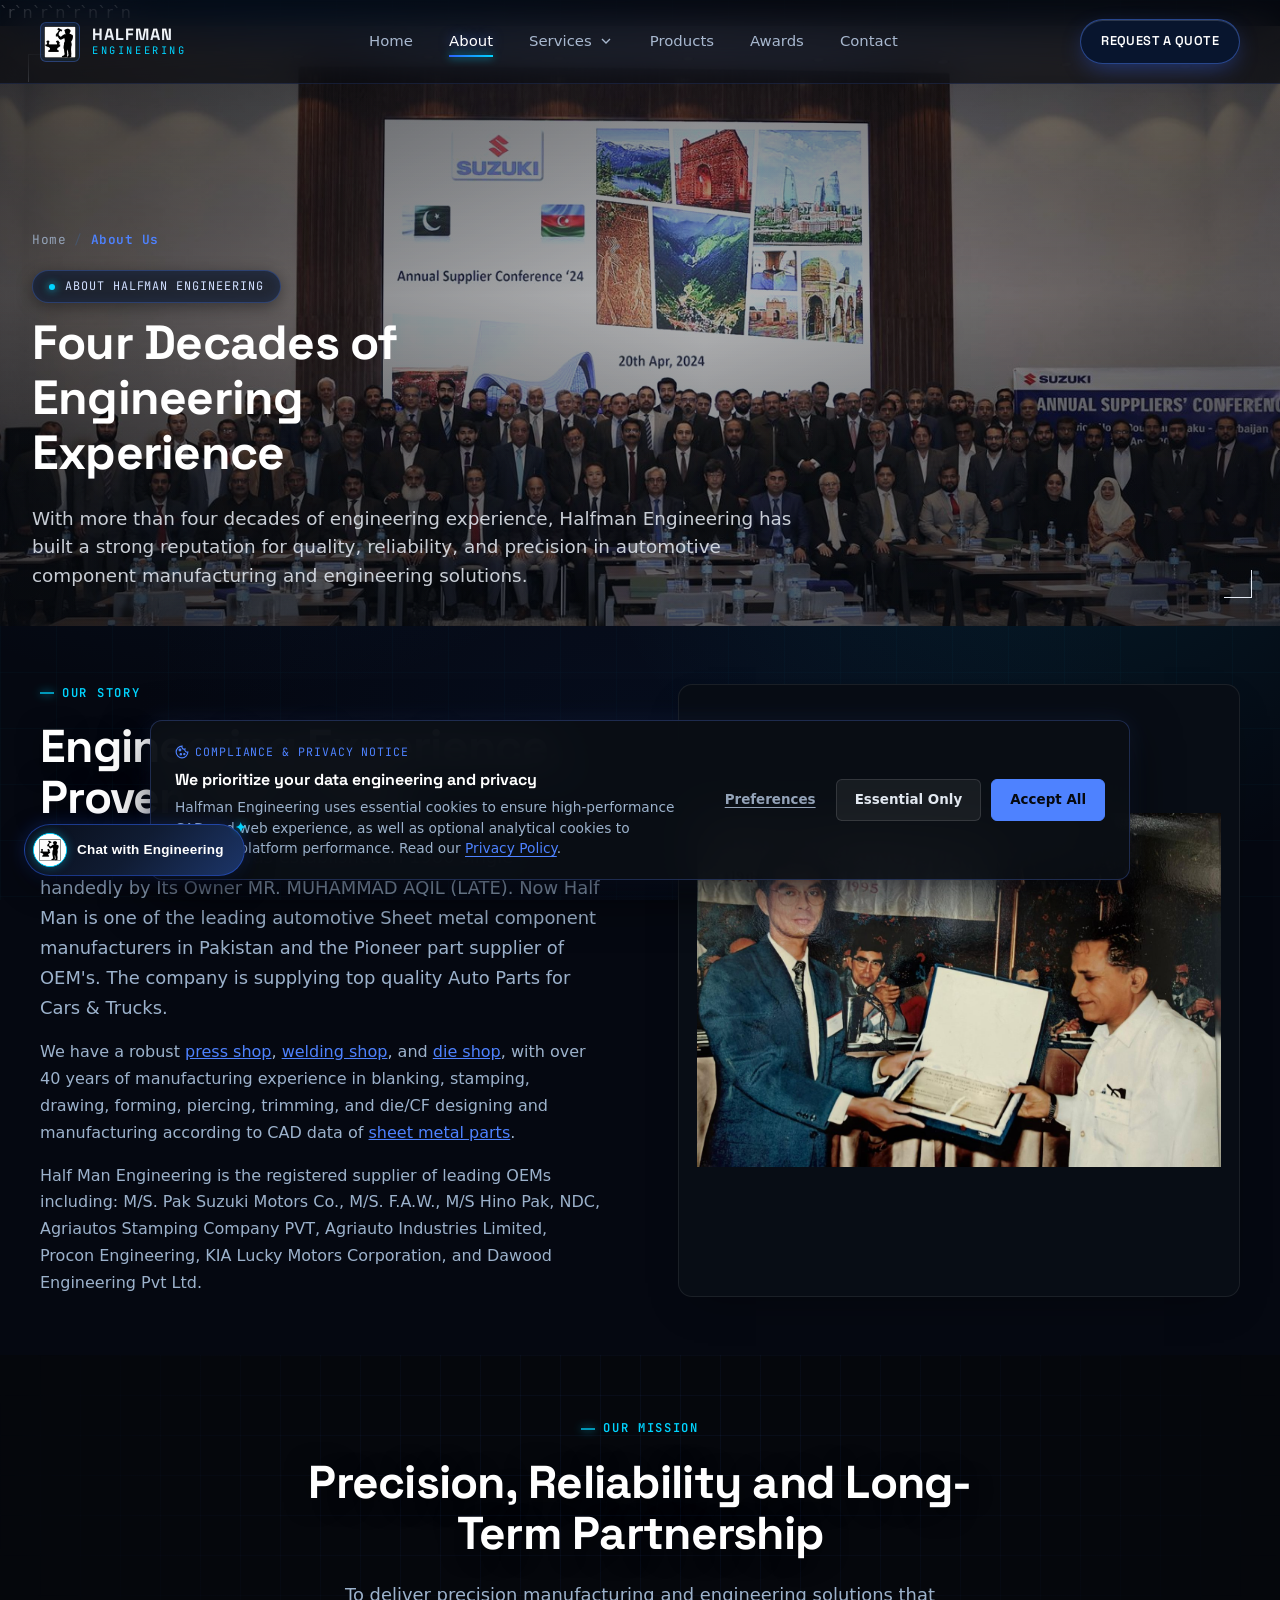
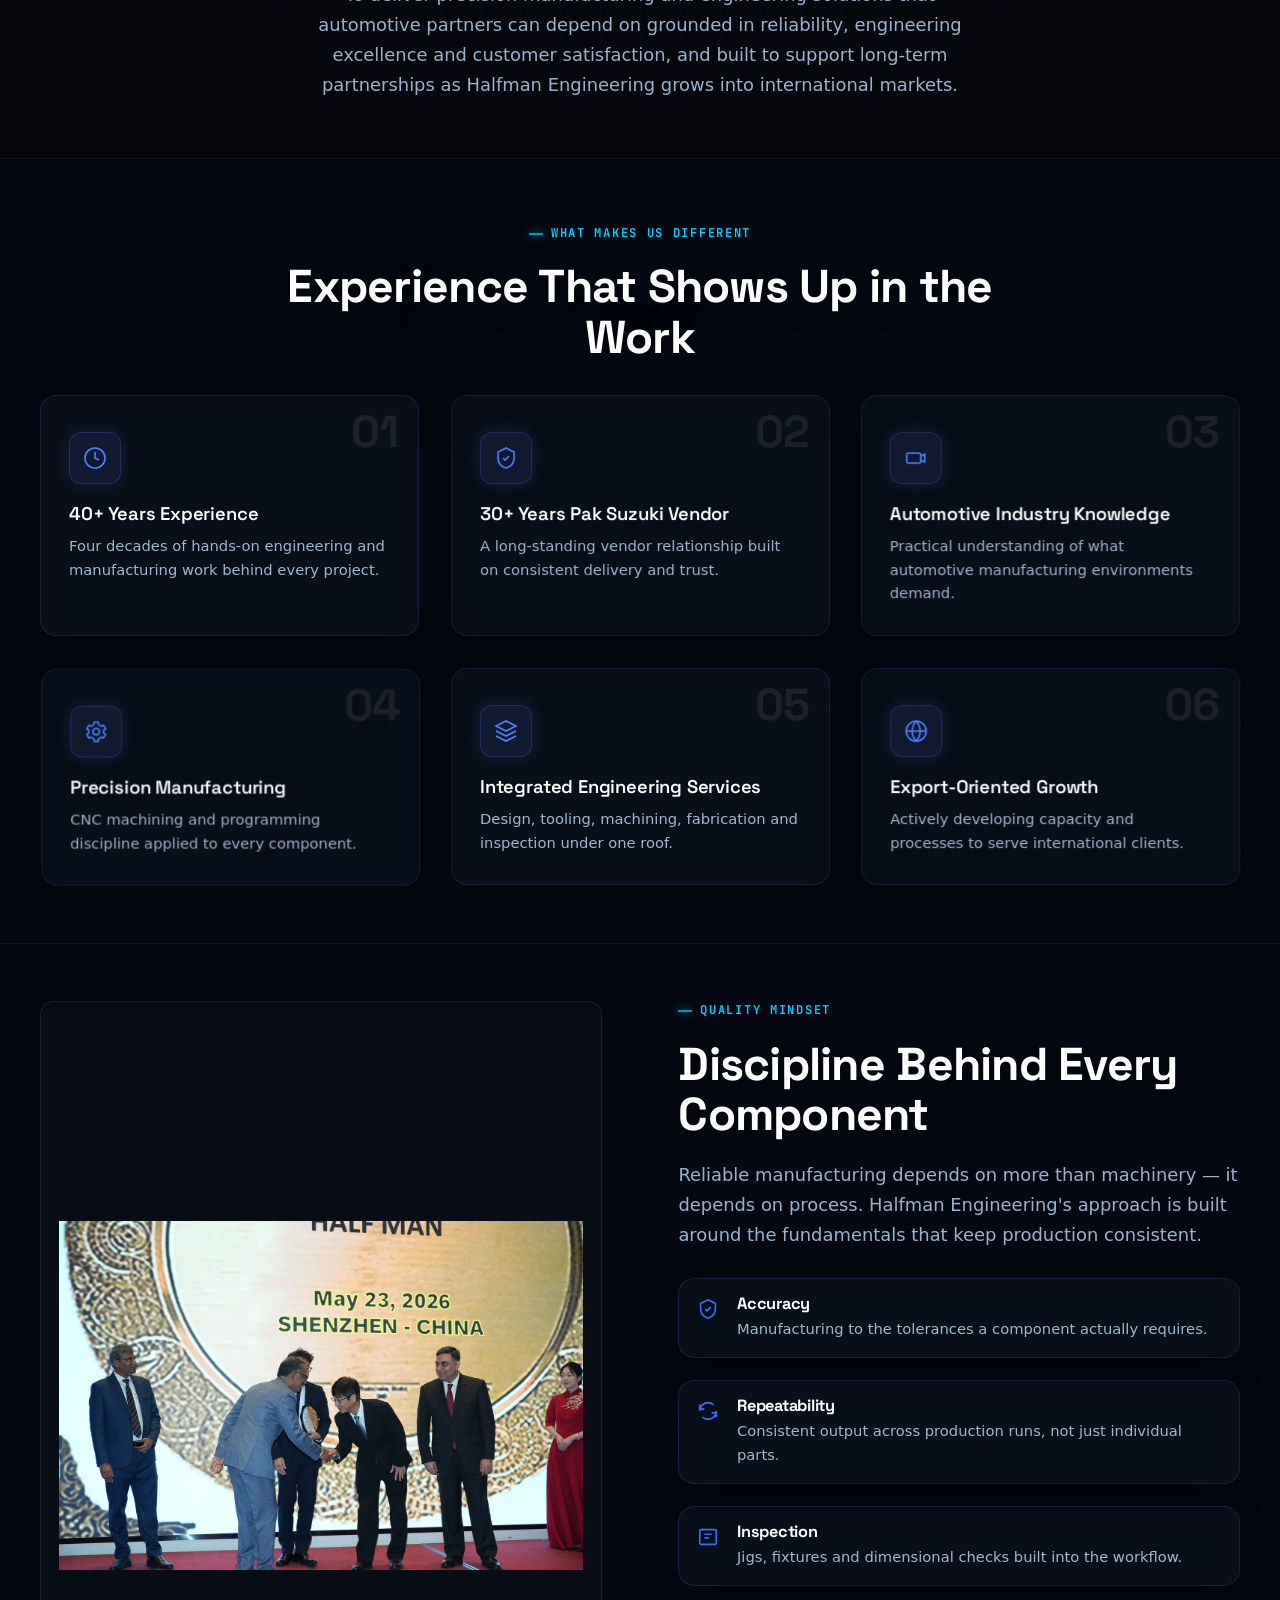
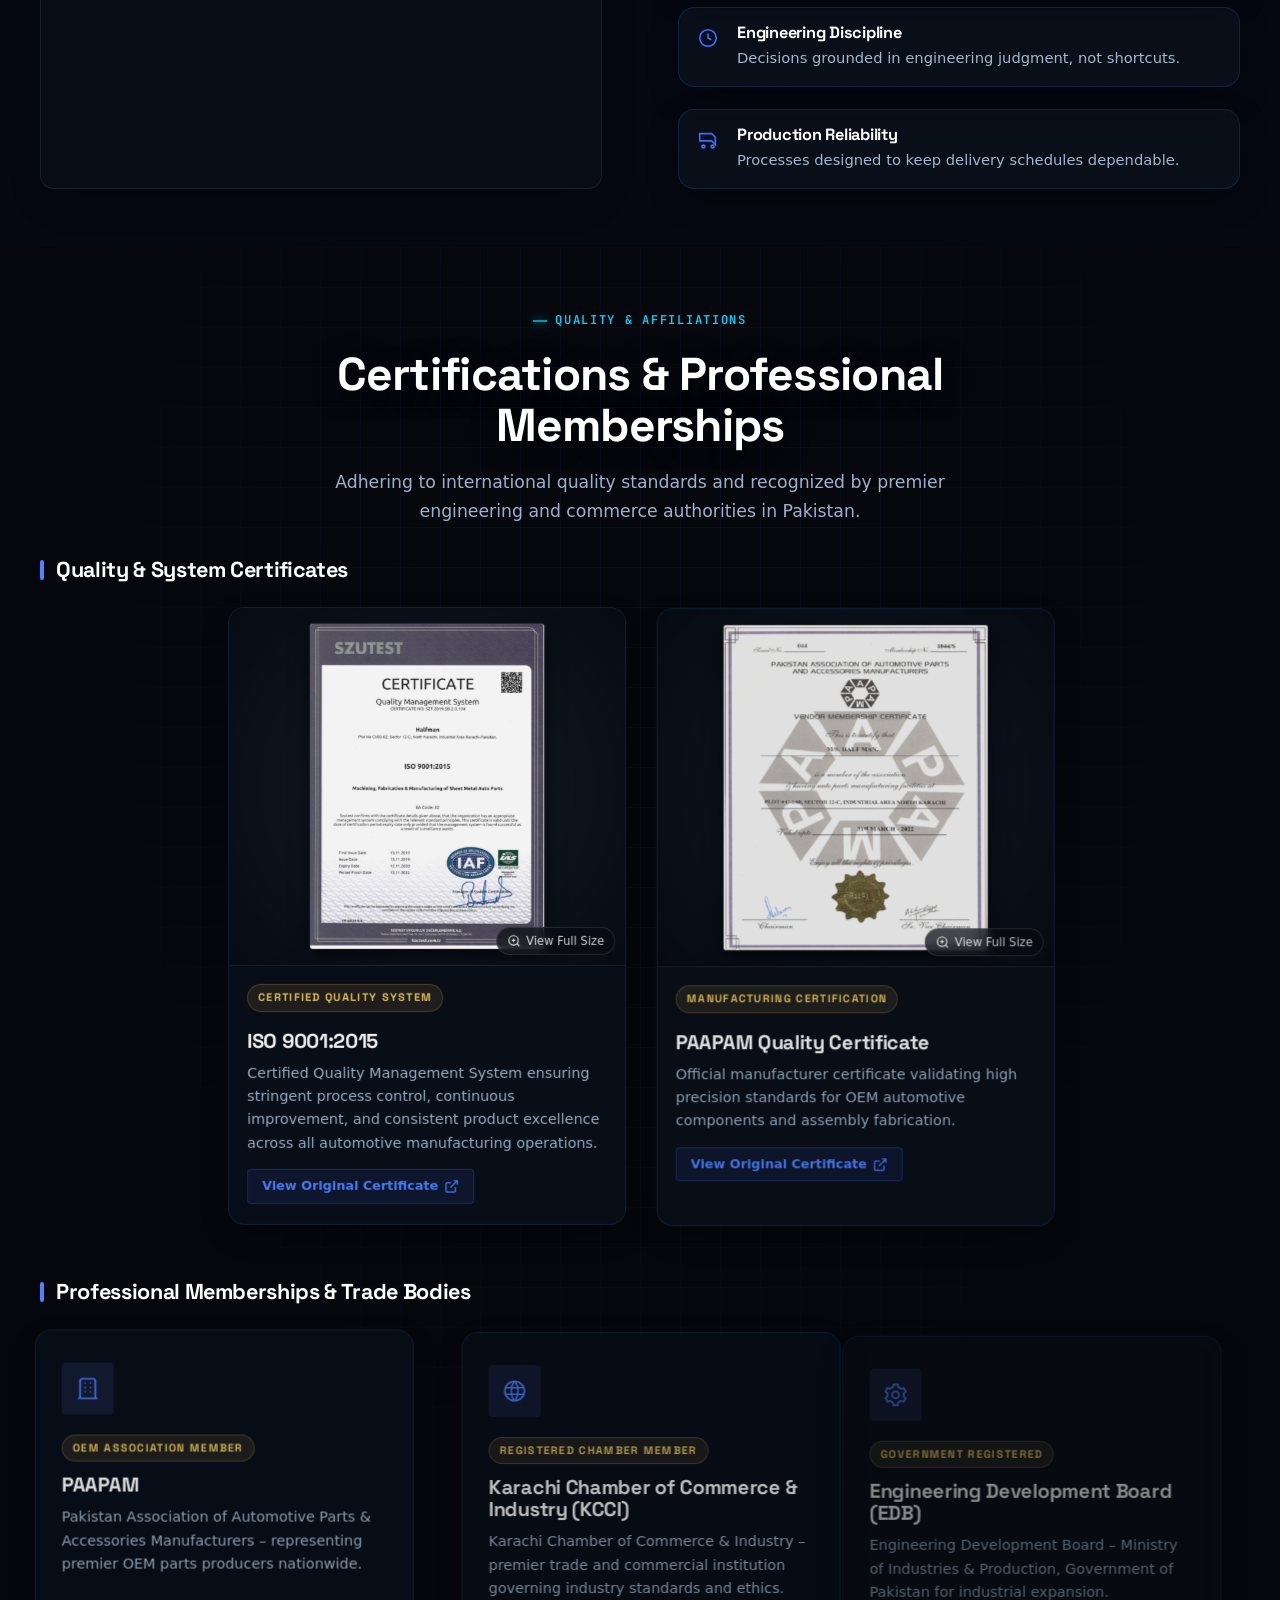
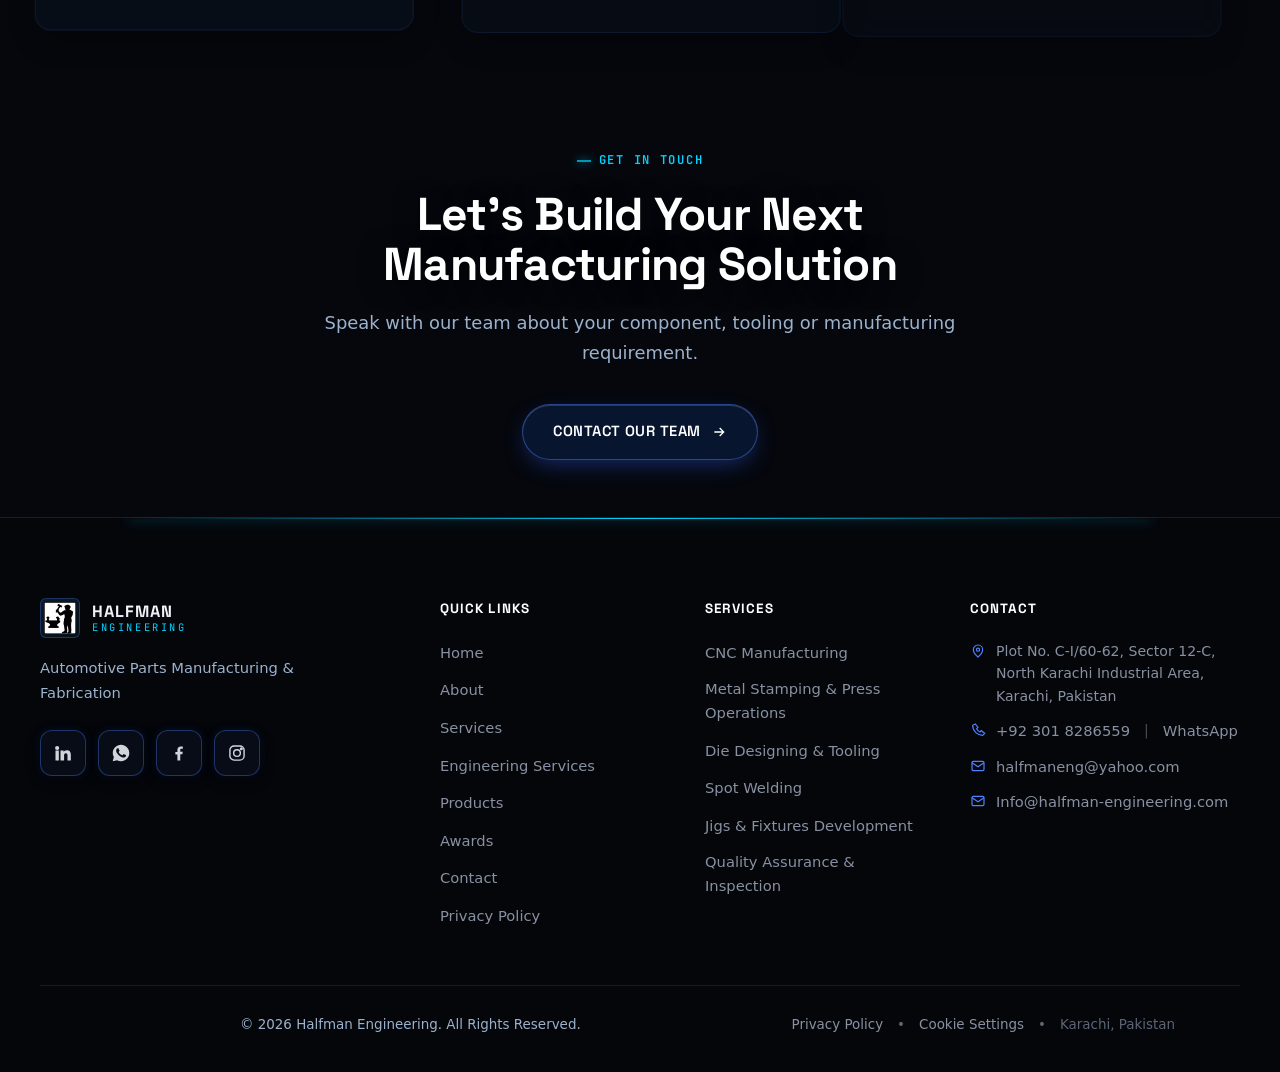
<file: about.html>
<!DOCTYPE html>
<html lang="en">
<head>
<meta charset="UTF-8">
<meta name="viewport" content="width=device-width, initial-scale=1.0">
<title>About Halfman Engineering | ISO 9001:2015 OEM Parts Manufacturer</title>
<meta name="description" content="Founded in 1980 in Karachi, Pakistan, Halfman Engineering is an ISO 9001:2015 &amp; PAAPAM certified automotive component manufacturer and 30+ year Pak Suzuki vendor.">
<meta name="keywords" content="About Halfman Engineering, ISO 9001:2015 automotive manufacturer Pakistan, PAAPAM member Karachi, Pak Suzuki OEM vendor, Muhammad Aqil Halfman Engineering, North Karachi Industrial Area auto parts">
<meta name="robots" content="index, follow, max-image-preview:large, max-snippet:-1, max-video-preview:-1">
<link rel="canonical" href="https://halfman-engineering.com/about.html">
<meta property="og:type" content="website">
<meta property="og:locale" content="en_US">
<meta property="og:site_name" content="Halfman Engineering">
<meta property="og:title" content="About Halfman Engineering | ISO 9001:2015 OEM Parts Manufacturer">
<meta property="og:description" content="Founded in 1980 in Karachi, Pakistan, Halfman Engineering is an ISO 9001:2015 &amp; PAAPAM certified automotive component manufacturer and 30+ year Pak Suzuki vendor.">
<meta property="og:url" content="https://halfman-engineering.com/about.html">
<meta property="og:image" content="https://halfman-engineering.com/images/Group%20Photo%20-%20Annual%20Supplier%20Conference%202024.jpg">
<meta property="og:image:alt" content="Halfman Engineering Leadership at Annual Automotive Supplier Conference">
<meta name="twitter:card" content="summary_large_image">
<meta name="twitter:title" content="About Halfman Engineering | ISO 9001:2015 OEM Parts Manufacturer">
<meta name="twitter:description" content="Founded in 1980 in Karachi, Pakistan, Halfman Engineering is an ISO 9001:2015 &amp; PAAPAM certified automotive component manufacturer and 30+ year Pak Suzuki vendor.">
<meta name="twitter:image" content="https://halfman-engineering.com/images/Group%20Photo%20-%20Annual%20Supplier%20Conference%202024.jpg">
<link rel="dns-prefetch" href="//fonts.googleapis.com">
<link rel="dns-prefetch" href="//fonts.gstatic.com">
<link rel="preconnect" href="https://fonts.googleapis.com">
<link rel="preconnect" href="https://fonts.gstatic.com" crossorigin>
<link href="https://fonts.googleapis.com/css2?family=Space+Grotesk:wght@500;600;700&family=Plus+Jakarta+Sans:wght@400;500;600;700;800&family=JetBrains+Mono:wght@400;500;600&display=swap" rel="stylesheet">
<link rel="stylesheet" href="css/style.css">
<link rel="stylesheet" href="css/chatbot.css">
<link rel="icon" href="favicon.ico" sizes="any">`r`n<link rel="icon" type="image/svg+xml" href="favicon.svg">`r`n<link rel="icon" type="image/png" sizes="48x48" href="favicon-48x48.png">`r`n<link rel="icon" type="image/png" sizes="512x512" href="favicon-512x512.png">`r`n<link rel="apple-touch-icon" href="favicon-512x512.png">
<script type="application/ld+json">
{
  "@context": "https://schema.org",
  "@graph": [
    {
      "@type": "AboutPage",
      "@id": "https://halfman-engineering.com/about.html#aboutpage",
      "url": "https://halfman-engineering.com/about.html",
      "name": "About Halfman Engineering — 40+ Years of Automotive Engineering Excellence",
      "description": "Established in 1980 by Mr. Muhammad Aqil (Late), Halfman Engineering is an ISO 9001:2015 and PAAPAM certified automotive sheet metal parts manufacturer in North Karachi Industrial Area, Karachi, Pakistan.",
      "isPartOf": {
        "@type": "WebSite",
        "@id": "https://halfman-engineering.com/#website",
        "name": "Halfman Engineering",
        "url": "https://halfman-engineering.com/"
      },
      "mainEntity": {
        "@id": "https://halfman-engineering.com/#organization"
      }
    },
    {
      "@type": ["Organization", "LocalBusiness", "AutoPartsManufacturer"],
      "@id": "https://halfman-engineering.com/#organization",
      "name": "Halfman Engineering",
      "url": "https://halfman-engineering.com/",
      "logo": "https://halfman-engineering.com/images/halfman%20logo.png",
      "image": "https://halfman-engineering.com/images/Group%20Photo%20-%20Annual%20Supplier%20Conference%202024.jpg",
      "foundingDate": "1980",
      "founder": {
        "@type": "Person",
        "name": "Muhammad Aqil (Late)"
      },
      "telephone": "+92-301-8286559",
      "email": "Info@halfman-engineering.com",
      "address": {
        "@type": "PostalAddress",
        "streetAddress": "Plot No. C-I/60-62, Sector 12-C, North Karachi Industrial Area",
        "addressLocality": "Karachi",
        "addressRegion": "Sindh",
        "postalCode": "75850",
        "addressCountry": "PK"
      },
      "hasCredential": [
        {
          "@type": "EducationalOccupationalCredential",
          "credentialCategory": "Quality Management System Certification",
          "name": "ISO 9001:2015 Certified"
        }
      ],
      "memberOf": [
        { "@type": "Organization", "name": "Pakistan Association of Automotive Parts & Accessories Manufacturers (PAAPAM)" },
        { "@type": "Organization", "name": "Karachi Chamber of Commerce & Industry (KCCI)" },
        { "@type": "Organization", "name": "Engineering Development Board (EDB)" }
      ]
    },
    {
      "@type": "BreadcrumbList",
      "itemListElement": [
        {
          "@type": "ListItem",
          "position": 1,
          "name": "Home",
          "item": "https://halfman-engineering.com/"
        },
        {
          "@type": "ListItem",
          "position": 2,
          "name": "About",
          "item": "https://halfman-engineering.com/about.html"
        }
      ]
    }
  ]
}
</script>
</head>
<body>
<a href="#main" class="skip-link">Skip to main content</a>

<header class="site-header">
  <div class="container header-inner">
    <a href="/" class="brand" aria-label="Halfman Engineering — Home">
      <img loading="eager" decoding="async" src="images/halfman logo.png" alt="Halfman Engineering Logo" class="brand-mark" width="220" height="220">
      <span class="brand-text"><span class="name">HALFMAN</span><span class="tag">Engineering</span></span>
    </a>
    <nav class="nav-primary" aria-label="Primary">
      <a href="/">Home</a>
      <a href="about.html" aria-current="page">About</a>
      <div class="nav-dropdown">
        <a href="services.html" class="nav-dropdown-toggle" aria-haspopup="true" aria-expanded="false">Services <svg viewBox="0 0 24 24" fill="none" stroke="currentColor" stroke-width="2" width="16" height="16"><path d="M6 9l6 6 6-6"/></svg></a>
        <div class="nav-dropdown-menu" role="menu">
          <a href="services.html" role="menuitem">All Services</a>
          <a href="engineering-services.html" role="menuitem">Engineering Services</a>
        </div>
      </div>
      <a href="products.html">Products</a>
      <a href="awards.html">Awards</a>
      <a href="contact.html">Contact</a>
    </nav>
    <div class="header-actions">
      <a href="contact.html" class="btn btn-primary btn-sm">Request a Quote</a>
      <button class="nav-toggle" aria-label="Open menu" aria-expanded="false" aria-controls="mobile-nav">
        <span></span>
      </button>
    </div>
  </div>
</header>

<nav class="nav-panel" id="mobile-nav" aria-label="Mobile">
  <button class="nav-panel-close" aria-label="Close menu">
    <svg viewBox="0 0 24 24" fill="none" stroke="currentColor" stroke-width="1.8" width="20" height="20"><path d="M6 6l12 12M18 6L6 18"/></svg>
  </button>
  <a href="/">Home</a>
  <a href="about.html" aria-current="page">About</a>
  <div class="nav-dropdown">
    <a href="services.html" class="nav-dropdown-toggle" aria-haspopup="true" aria-expanded="false">Services <svg viewBox="0 0 24 24" fill="none" stroke="currentColor" stroke-width="2" width="16" height="16"><path d="M6 9l6 6 6-6"/></svg></a>
    <div class="nav-dropdown-menu" role="menu">
      <a href="services.html" role="menuitem">All Services</a>
      <a href="engineering-services.html" role="menuitem">Engineering Services</a>
    </div>
  </div>
  <a href="products.html">Products</a>
  <a href="awards.html">Awards</a>
  <a href="contact.html">Contact</a>
  <a href="contact.html" class="btn btn-primary btn-block">Request a Quote</a>
  <div class="nav-panel-meta">Plot No. C-I/60-62, Sector 12-C, North Karachi Industrial Area, Karachi, Pakistan<br>Automotive Parts Manufacturer &amp; Engineering Fabrication</div>
</nav>

<main id="main">

  <!-- ================= HERO ================= -->
  <section class="hero page-hero">
    <div class="hero-media">
      <!-- Replace with a real Halfman Engineering team/facility photograph -->
      <img decoding="async" src="images/Group Photo - Annual Supplier Conference 2024.jpg"
           data-fallback="Halfman Engineering Team replace with real photograph"
           alt="Halfman Engineering leadership and OEM partners at the Annual Supplier Conference 2024" loading="eager" fetchpriority="high" width="1600" height="668">
    </div>
    <span class="hero-corner tl" aria-hidden="true"></span>
    <span class="hero-corner br" aria-hidden="true"></span>
    <div class="container hero-content">
      <nav class="hm-breadcrumbs" aria-label="Breadcrumbs">
        <span class="hm-breadcrumb-item"><a href="/">Home</a></span>
        <span class="hm-breadcrumb-sep">/</span>
        <span class="hm-breadcrumb-item active" aria-current="page">About Us</span>
      </nav>
      <span class="hero-tag"><span class="dot"></span>About Halfman Engineering</span>
      <h1><span class="hero-line-break">Four Decades of</span> <span class="hero-line-break">Engineering Experience</span></h1>
      <p class="lede">With more than four decades of engineering experience, Halfman Engineering has built a strong reputation for quality, reliability, and precision in automotive component manufacturing and engineering solutions.</p>
    </div>
  </section>

  <!-- ================= OUR STORY ================= -->
  <section class="section">
    <div class="container split our-story-split">
      <div data-reveal>
        <span class="eyebrow">Our Story</span>
        <h2>Engineering Experience, Proven Over Time</h2>
        <p class="lede" style="margin-top:20px;">Half Man Engineering was established in 1980 single handedly by Its Owner MR. MUHAMMAD AQIL (LATE). Now Half Man is one of the leading automotive Sheet metal component manufacturers in Pakistan and the Pioneer part supplier of OEM's. The company is supplying top quality Auto Parts for Cars &amp; Trucks.</p>
        <p style="margin-top:16px;">We have a robust <a href="services.html#press-operations" style="color:var(--accent-bright);text-decoration:underline;">press shop</a>, <a href="services.html#spot-welding" style="color:var(--accent-bright);text-decoration:underline;">welding shop</a>, and <a href="services.html#die-designing" style="color:var(--accent-bright);text-decoration:underline;">die shop</a>, with over 40 years of manufacturing experience in blanking, stamping, drawing, forming, piercing, trimming, and die/CF designing and manufacturing according to CAD data of <a href="products.html" style="color:var(--accent-bright);text-decoration:underline;">sheet metal parts</a>.</p>
        <p style="margin-top:16px;">Half Man Engineering is the registered supplier of leading OEMs including: M/S. Pak Suzuki Motors Co., M/S. F.A.W., M/S Hino Pak, NDC, Agriautos Stamping Company PVT, Agriauto Industries Limited, Procon Engineering, KIA Lucky Motors Corporation, and Dawood Engineering Pvt Ltd.</p>
      </div>
      <div data-reveal>
        <!-- Replace with actual Halfman Engineering workshop photograph -->
        <img decoding="async" src="images/abu pic 2.jpeg" data-fallback="Halfman Engineering Workshop — add photograph" alt="Founder Mr. Muhammad Aqil (Late) receiving automotive supplier excellence recognition" loading="lazy" class="about-story-img" width="1400" height="947">
      </div>
    </div>
  </section>

  <!-- ================= MISSION ================= -->
  <section id="mission" class="section section-dark grid-overlay">
    <div class="container text-center" style="max-width:820px;margin-inline:auto;" data-reveal>
      <span class="eyebrow" style="justify-content:center;">Our Mission</span>
      <h2>Precision, Reliability and Long-Term Partnership</h2>
      <p class="lede mx-auto" style="margin-top:22px;">To deliver precision manufacturing and engineering solutions that automotive partners can depend on grounded in reliability, engineering excellence and customer satisfaction, and built to support long-term partnerships as Halfman Engineering grows into international markets.</p>
    </div>
  </section>

  <!-- ================= WHAT MAKES US DIFFERENT ================= -->
  <section class="section section-fog">
    <div class="container">
      <div class="section-header center" data-reveal>
        <span class="eyebrow">What Makes Us Different</span>
        <h2>Experience That Shows Up in the Work</h2>
      </div>
      <div class="grid grid-3" data-reveal-group>
        <div class="card diff-card">
          <span class="diff-num" aria-hidden="true">01</span>
          <div class="card-icon"><svg viewBox="0 0 24 24" fill="none" stroke="currentColor" stroke-width="1.6"><circle cx="12" cy="12" r="10"/><polyline points="12 6 12 12 16 14"/></svg></div>
          <h3>40+ Years Experience</h3>
          <p>Four decades of hands-on engineering and manufacturing work behind every project.</p>
        </div>
        <div class="card diff-card">
          <span class="diff-num" aria-hidden="true">02</span>
          <div class="card-icon"><svg viewBox="0 0 24 24" fill="none" stroke="currentColor" stroke-width="1.6"><path d="M12 2l8 4v6c0 5-3.4 8.6-8 10-4.6-1.4-8-5-8-10V6l8-4z"/><path d="M9 12l2 2 4-4"/></svg></div>
          <h3>30+ Years Pak Suzuki Vendor</h3>
          <p>A long-standing vendor relationship built on consistent delivery and trust.</p>
        </div>
        <div class="card diff-card">
          <span class="diff-num" aria-hidden="true">03</span>
          <div class="card-icon"><svg viewBox="0 0 24 24" fill="none" stroke="currentColor" stroke-width="1.6"><rect x="3" y="7" width="14" height="10" rx="1.5"/><path d="M17 10l4-2v8l-4-2"/></svg></div>
          <h3>Automotive Industry Knowledge</h3>
          <p>Practical understanding of what automotive manufacturing environments demand.</p>
        </div>
        <div class="card diff-card">
          <span class="diff-num" aria-hidden="true">04</span>
          <div class="card-icon"><svg viewBox="0 0 24 24" fill="none" stroke="currentColor" stroke-width="1.6"><circle cx="12" cy="12" r="3.2"/><path d="M19.4 13.5a7.6 7.6 0 000-3l2-1.4-2-3.4-2.3.8a7.6 7.6 0 00-2.6-1.5L14 2.5h-4l-.5 2.5a7.6 7.6 0 00-2.6 1.5l-2.3-.8-2 3.4 2 1.4a7.6 7.6 0 000 3l-2 1.4 2 3.4 2.3-.8a7.6 7.6 0 002.6 1.5l.5 2.6h4l.5-2.6a7.6 7.6 0 002.6-1.5l2.3.8 2-3.4z"/></svg></div>
          <h3>Precision Manufacturing</h3>
          <p>CNC machining and programming discipline applied to every component.</p>
        </div>
        <div class="card diff-card">
          <span class="diff-num" aria-hidden="true">05</span>
          <div class="card-icon"><svg viewBox="0 0 24 24" fill="none" stroke="currentColor" stroke-width="1.6"><polygon points="12 2 2 7 12 12 22 7 12 2"/><polyline points="2 17 12 22 22 17"/><polyline points="2 12 12 17 22 12"/></svg></div>
          <h3>Integrated Engineering Services</h3>
          <p>Design, tooling, machining, fabrication and inspection under one roof.</p>
        </div>
        <div class="card diff-card">
          <span class="diff-num" aria-hidden="true">06</span>
          <div class="card-icon"><svg viewBox="0 0 24 24" fill="none" stroke="currentColor" stroke-width="1.6"><circle cx="12" cy="12" r="10"/><line x1="2" y1="12" x2="22" y2="12"/><path d="M12 2a15.3 15.3 0 0 1 4 10 15.3 15.3 0 0 1-4 10 15.3 15.3 0 0 1-4-10 15.3 15.3 0 0 1 4-10z"/></svg></div>
          <h3>Export-Oriented Growth</h3>
          <p>Actively developing capacity and processes to serve international clients.</p>
        </div>
      </div>
    </div>
  </section>

  <!-- ================= QUALITY MINDSET ================= -->
  <section class="section">
    <div class="container split">
      <div data-reveal>
        <!-- Replace with actual Halfman Engineering inspection/quality process photograph -->
        <img decoding="async" src="images/award pic 1.jpeg" data-fallback="Quality Inspection Process — add photograph" alt="Halfman Engineering receiving Pak Suzuki Vendor Performance Award for quality and delivery" loading="lazy" class="about-quality-img" width="1400" height="933">
      </div>
      <div data-reveal>
        <span class="eyebrow">Quality Mindset</span>
        <h2>Discipline Behind Every Component</h2>
        <p class="lede" style="margin-top:20px;">Reliable manufacturing depends on more than machinery — it depends on process. Halfman Engineering's approach is built around the fundamentals that keep production consistent.</p>
        <div class="value-list" style="margin-top:28px;">
          <div class="value-item">
            <svg viewBox="0 0 24 24" fill="none" stroke="#3E6BFF" stroke-width="1.8"><path d="M12 2l8 4v6c0 5-3.4 8.6-8 10-4.6-1.4-8-5-8-10V6l8-4z"/><path d="M9 12l2 2 4-4"/></svg>
            <div><h4 style="color:var(--ink-900);">Accuracy</h4><p>Manufacturing to the tolerances a component actually requires.</p></div>
          </div>
          <div class="value-item">
            <svg viewBox="0 0 24 24" fill="none" stroke="#3E6BFF" stroke-width="1.8"><path d="M3 12a9 9 0 0115-6.7M21 12a9 9 0 01-15 6.7M3 5v5h5M21 19v-5h-5"/></svg>
            <div><h4 style="color:var(--ink-900);">Repeatability</h4><p>Consistent output across production runs, not just individual parts.</p></div>
          </div>
          <div class="value-item">
            <svg viewBox="0 0 24 24" fill="none" stroke="#3E6BFF" stroke-width="1.8"><rect x="3" y="4" width="18" height="16" rx="1.5"/><path d="M8 9h8M8 13h5"/></svg>
            <div><h4 style="color:var(--ink-900);">Inspection</h4><p>Jigs, fixtures and dimensional checks built into the workflow.</p></div>
          </div>
          <div class="value-item">
            <svg viewBox="0 0 24 24" fill="none" stroke="#3E6BFF" stroke-width="1.8"><circle cx="12" cy="12" r="9"/><path d="M12 7v5l3.5 2"/></svg>
            <div><h4 style="color:var(--ink-900);">Engineering Discipline</h4><p>Decisions grounded in engineering judgment, not shortcuts.</p></div>
          </div>
          <div class="value-item">
            <svg viewBox="0 0 24 24" fill="none" stroke="#3E6BFF" stroke-width="1.8"><path d="M3 13h13l4 4v-8l-4-4H3z"/><circle cx="7" cy="19" r="1.6"/><circle cx="17" cy="19" r="1.6"/></svg>
            <div><h4 style="color:var(--ink-900);">Production Reliability</h4><p>Processes designed to keep delivery schedules dependable.</p></div>
          </div>
        </div>
      </div>
    </div>
  </section>

  <!-- ================= CERTIFICATIONS & MEMBERSHIPS ================= -->
  <section id="certifications" class="section section-dark grid-overlay">
    <div class="container">
      <div class="section-header center" data-reveal>
        <span class="eyebrow">Quality &amp; Affiliations</span>
        <h2>Certifications &amp; Professional Memberships</h2>
        <p class="lede mx-auto">Adhering to international quality standards and recognized by premier engineering and commerce authorities in Pakistan.</p>
      </div>

      <!-- Sub-section 1: Quality & System Certificates (Featured Larger) -->
      <div class="cert-block-header">
        <h3 class="cert-subheading">Quality &amp; System Certificates</h3>
      </div>
      <div class="grid grid-2 cert-featured-grid" data-reveal-group>
        <div class="card card-dark cert-card cert-card--featured">
          <a href="images/Halfman_ISO_9001_Certificate_Clear.png" target="_blank" rel="noopener noreferrer" class="cert-img-frame" title="Click to view full ISO 9001:2015 certificate">
            <img src="images/Halfman_ISO_9001_Certificate_Clear.png" alt="ISO 9001:2015 Certificate - Halfman Engineering" loading="lazy" width="792" height="1100">
            <span class="cert-zoom-badge">
              <svg viewBox="0 0 24 24" width="14" height="14" fill="none" stroke="currentColor" stroke-width="2"><circle cx="11" cy="11" r="8"></circle><line x1="21" y1="21" x2="16.65" y2="16.65"></line><line x1="11" y1="8" x2="11" y2="14"></line><line x1="8" y1="11" x2="14" y2="11"></line></svg>
              View Full Size
            </span>
          </a>
          <div class="cert-card-body">
            <span class="cert-badge">Certified Quality System</span>
            <h3>ISO 9001:2015</h3>
            <p>Certified Quality Management System ensuring stringent process control, continuous improvement, and consistent product excellence across all automotive manufacturing operations.</p>
            <a href="images/Halfman_ISO_9001_Certificate_Clear.png" target="_blank" rel="noopener noreferrer" class="btn-view-cert">
              View Original Certificate
              <svg viewBox="0 0 24 24" width="15" height="15" fill="none" stroke="currentColor" stroke-width="2"><path d="M18 13v6a2 2 0 0 1-2 2H5a2 2 0 0 1-2-2V8a2 2 0 0 1 2-2h6"></path><polyline points="15 3 21 3 21 9"></polyline><line x1="10" y1="14" x2="21" y2="3"></line></svg>
            </a>
          </div>
        </div>

        <div class="card card-dark cert-card cert-card--featured">
          <a href="images/Halfman_Vendor_Membership_Certificate_Clear.png" target="_blank" rel="noopener noreferrer" class="cert-img-frame" title="Click to view full PAAPAM Certificate">
            <img src="images/Halfman_Vendor_Membership_Certificate_Clear.png" alt="PAAPAM Certification Document - Halfman Engineering" loading="lazy" width="891" height="1100">
            <span class="cert-zoom-badge">
              <svg viewBox="0 0 24 24" width="14" height="14" fill="none" stroke="currentColor" stroke-width="2"><circle cx="11" cy="11" r="8"></circle><line x1="21" y1="21" x2="16.65" y2="16.65"></line><line x1="11" y1="8" x2="11" y2="14"></line><line x1="8" y1="11" x2="14" y2="11"></line></svg>
              View Full Size
            </span>
          </a>
          <div class="cert-card-body">
            <span class="cert-badge">Manufacturing Certification</span>
            <h3>PAAPAM Quality Certificate</h3>
            <p>Official manufacturer certificate validating high precision standards for OEM automotive components and assembly fabrication.</p>
            <a href="images/Halfman_Vendor_Membership_Certificate_Clear.png" target="_blank" rel="noopener noreferrer" class="btn-view-cert">
              View Original Certificate
              <svg viewBox="0 0 24 24" width="15" height="15" fill="none" stroke="currentColor" stroke-width="2"><path d="M18 13v6a2 2 0 0 1-2 2H5a2 2 0 0 1-2-2V8a2 2 0 0 1 2-2h6"></path><polyline points="15 3 21 3 21 9"></polyline><line x1="10" y1="14" x2="21" y2="3"></line></svg>
            </a>
          </div>
        </div>
      </div>

      <!-- Sub-section 2: Professional Memberships & Affiliations -->
      <div class="cert-block-header" style="margin-top: 56px;">
        <h3 class="cert-subheading">Professional Memberships &amp; Trade Bodies</h3>
      </div>
      <div class="grid grid-3 membership-grid" data-reveal-group>
        <div class="card card-dark cert-card">
          <div class="cert-icon-wrap">
            <svg viewBox="0 0 24 24" fill="none" stroke="currentColor" stroke-width="1.6"><path d="M19 21V5a2 2 0 0 0-2-2H7a2 2 0 0 0-2 2v16"/><path d="M3 21h18"/><path d="M9 7h1"/><path d="M9 11h1"/><path d="M9 15h1"/><path d="M14 7h1"/><path d="M14 11h1"/><path d="M14 15h1"/></svg>
          </div>
          <span class="cert-badge">OEM Association Member</span>
          <h3>PAAPAM</h3>
          <p>Pakistan Association of Automotive Parts &amp; Accessories Manufacturers – representing premier OEM parts producers nationwide.</p>
        </div>

        <div class="card card-dark cert-card">
          <div class="cert-icon-wrap">
            <svg viewBox="0 0 24 24" fill="none" stroke="currentColor" stroke-width="1.6"><circle cx="12" cy="12" r="9"/><path d="M3.6 9h16.8"/><path d="M3.6 15h16.8"/><path d="M11.5 3a17 17 0 0 0 0 18"/><path d="M12.5 3a17 17 0 0 1 0 18"/></svg>
          </div>
          <span class="cert-badge">Registered Chamber Member</span>
          <h3>Karachi Chamber of Commerce &amp; Industry (KCCI)</h3>
          <p>Karachi Chamber of Commerce &amp; Industry – premier trade and commercial institution governing industry standards and ethics.</p>
        </div>

        <div class="card card-dark cert-card">
          <div class="cert-icon-wrap">
            <svg viewBox="0 0 24 24" fill="none" stroke="currentColor" stroke-width="1.6"><circle cx="12" cy="12" r="3.2"/><path d="M19.4 13.5a7.6 7.6 0 000-3l2-1.4-2-3.4-2.3.8a7.6 7.6 0 00-2.6-1.5L14 2.5h-4l-.5 2.5a7.6 7.6 0 00-2.6 1.5l-2.3-.8-2 3.4 2 1.4a7.6 7.6 0 000 3l-2 1.4 2 3.4 2.3-.8a7.6 7.6 0 002.6 1.5l.5 2.6h4l.5-2.6a7.6 7.6 0 002.6-1.5l2.3.8 2-3.4z"/></svg>
          </div>
          <span class="cert-badge">Government Registered</span>
          <h3>Engineering Development Board (EDB)</h3>
          <p>Engineering Development Board – Ministry of Industries &amp; Production, Government of Pakistan for industrial expansion.</p>
        </div>
      </div>
    </div>
  </section>

  <!-- ================= CTA ================= -->
  <section class="section cta-band">
    <div class="container" data-reveal>
      <span class="eyebrow" style="justify-content:center;">Get In Touch</span>
      <h2>Let's Build Your Next Manufacturing Solution</h2>
      <p class="lede">Speak with our team about your component, tooling or manufacturing requirement.</p>
      <div class="hero-actions">
        <a href="contact.html" class="btn btn-primary">Contact Our Team
          <svg viewBox="0 0 24 24" fill="none" stroke="currentColor" stroke-width="2"><path d="M5 12h14M13 6l6 6-6 6"/></svg>
        </a>
      </div>
    </div>
  </section>

</main>

<footer class="site-footer">
  <div class="container">
    <div class="footer-grid">
      <div class="footer-brand">
        <a href="/" class="brand" aria-label="Halfman Engineering — Home">
          <img loading="eager" decoding="async" src="images/halfman logo.png" alt="Halfman Engineering Logo" class="brand-mark" width="220" height="220">
          <span class="brand-text"><span class="name">HALFMAN</span><span class="tag">Engineering</span></span>
        </a>
        <p>Automotive Parts Manufacturing &amp; Fabrication</p>
        <div class="social-row">
          <a href="https://linkedin.com" target="_blank" rel="noopener" aria-label="Halfman Engineering on LinkedIn"><svg viewBox="0 0 24 24" fill="currentColor"><path d="M4.98 3.5a2.5 2.5 0 11-.02 5 2.5 2.5 0 01.02-5zM3 9h4v12H3zM9 9h3.8v1.7h.05c.53-.95 1.83-1.95 3.77-1.95 4.03 0 4.78 2.55 4.78 5.86V21h-4v-5.7c0-1.36-.03-3.1-1.9-3.1-1.9 0-2.2 1.48-2.2 3v5.8H9z"/></svg></a>
          <a href="https://wa.me/923018286559" target="_blank" rel="noopener" aria-label="Chat with Halfman Engineering on WhatsApp"><svg viewBox="0 0 24 24" fill="currentColor"><path d="M12.04 2C6.58 2 2.13 6.45 2.13 11.91c0 1.75.46 3.45 1.32 4.95L2.05 22l5.25-1.38c1.45.79 3.08 1.21 4.74 1.21 5.46 0 9.91-4.45 9.91-9.91C21.95 6.45 17.5 2 12.04 2zm5.82 14.01c-.24.68-1.41 1.3-1.95 1.38-.5.08-1.13.11-1.83-.11-.42-.13-.97-.31-1.67-.61-2.95-1.27-4.88-4.25-5.03-4.45-.15-.2-1.2-1.6-1.2-3.05 0-1.45.76-2.16 1.03-2.46.27-.3.59-.37.79-.37.2 0 .4 0 .57.01.18.01.43-.07.67.51.24.59.82 2.01.89 2.16.07.15.12.32.02.52-.1.2-.15.32-.3.5-.15.17-.31.39-.44.52-.15.15-.3.31-.13.61.17.3.76 1.25 1.63 2.03 1.12 1 2.06 1.31 2.36 1.46.3.15.47.12.64-.07.17-.2.74-.86.94-1.16.2-.3.4-.25.67-.15.27.1 1.73.82 2.03.97.3.15.5.22.57.35.07.12.07.72-.17 1.4z"/></svg></a>
          <a href="https://www.facebook.com/share/19BxgiYAWf/" target="_blank" rel="noopener" aria-label="Halfman Engineering on Facebook"><svg viewBox="0 0 24 24" fill="currentColor"><path d="M13.5 21v-7.5H16l.5-3H13.5V8.4c0-.87.24-1.46 1.5-1.46H16.6V4.3C16.3 4.26 15.3 4.17 14.1 4.17c-2.4 0-4 1.47-4 4.17v2.33H7.6v3h2.5V21z"/></svg></a>
          <a href="https://www.instagram.com/halfmanengineering" target="_blank" rel="noopener" aria-label="Halfman Engineering on Instagram"><svg viewBox="0 0 24 24" fill="none" stroke="currentColor" stroke-width="1.7"><rect x="3.5" y="3.5" width="17" height="17" rx="5"/><circle cx="12" cy="12" r="4"/><circle cx="17.2" cy="6.8" r="1"/></svg></a>
        </div>
      </div>
      <div class="footer-col">
        <h5>Quick Links</h5>
        <ul>
          <li><a href="/">Home</a></li>
          <li><a href="about.html">About</a></li>
          <li><a href="services.html">Services</a></li>
          <li><a href="engineering-services.html">Engineering Services</a></li>
          <li><a href="products.html">Products</a></li>
          <li><a href="awards.html">Awards</a></li>
          <li><a href="contact.html">Contact</a></li>
          <li><a href="privacy-policy.html">Privacy Policy</a></li>
        </ul>
      </div>
      <div class="footer-col">
        <h5>Services</h5>
        <ul>
          <li><a href="services.html#cnc-machining">CNC Manufacturing</a></li>
          <li><a href="services.html#press-operations">Metal Stamping &amp; Press Operations</a></li>
          <li><a href="services.html#die-designing">Die Designing &amp; Tooling</a></li>
          <li><a href="services.html#spot-welding">Spot Welding</a></li>
          <li><a href="engineering-services.html#welding-jigs">Jigs &amp; Fixtures Development</a></li>
          <li><a href="services.html#quality-department">Quality Assurance &amp; Inspection</a></li>
        </ul>
      </div>
      <div class="footer-col">
        <h5>Contact</h5>
        <ul>
          <li class="fc-item"><svg viewBox="0 0 24 24" fill="none" stroke="currentColor" stroke-width="1.8"><path d="M12 21s-7-6.3-7-11a7 7 0 0114 0c0 4.7-7 11-7 11z"/><circle cx="12" cy="10" r="2.4"/></svg>Plot No. C-I/60-62, Sector 12-C, North Karachi Industrial Area, Karachi, Pakistan</li>
          <li class="fc-item"><svg viewBox="0 0 24 24" fill="none" stroke="currentColor" stroke-width="1.8"><path d="M4 5c0 8.3 6.7 15 15 15l3-3-5-4-2 2c-2-1-4-3-5-5l2-2-4-5z"/></svg><a href="tel:+923018286559">+92 301 8286559</a> <span style="opacity:.5;margin:0 4px;">|</span> <a href="https://wa.me/923018286559" target="_blank" rel="noopener" class="footer-wa-link">WhatsApp</a></li>
          <li class="fc-item"><svg viewBox="0 0 24 24" fill="none" stroke="currentColor" stroke-width="1.8"><rect x="3" y="5" width="18" height="14" rx="2"/><path d="M3 7l9 6 9-6"/></svg><a href="mailto:halfmaneng@yahoo.com">halfmaneng@yahoo.com</a></li>
          <li class="fc-item"><svg viewBox="0 0 24 24" fill="none" stroke="currentColor" stroke-width="1.8"><rect x="3" y="5" width="18" height="14" rx="2"/><path d="M3 7l9 6 9-6"/></svg><a href="mailto:Info@halfman-engineering.com">Info@halfman-engineering.com</a></li>
        </ul>
      </div>
    </div>
    <div class="footer-bottom">
      <p>&copy; <span data-year>2026</span> Halfman Engineering. All Rights Reserved.</p>
      <div class="legal-links">
        <a href="privacy-policy.html">Privacy Policy</a>
        <span>•</span>
        <a href="javascript:void(0)" id="openCookieSettings">Cookie Settings</a>
        <span>•</span>
        <span>Karachi, Pakistan</span>
      </div>
    </div>
  </div>
</footer>

<button class="back-to-top" aria-label="Back to top">
  <svg viewBox="0 0 24 24" fill="none" stroke="currentColor" stroke-width="2"><path d="M12 19V5M6 11l6-6 6 6"/></svg>
</button>

<script src="js/vendor/gsap.min.js" defer></script>
<script src="js/vendor/ScrollTrigger.min.js" defer></script>
<script src="js/main.js" defer></script>
<script src="js/chatbot.js" defer></script>
</body>
</html>
</file>
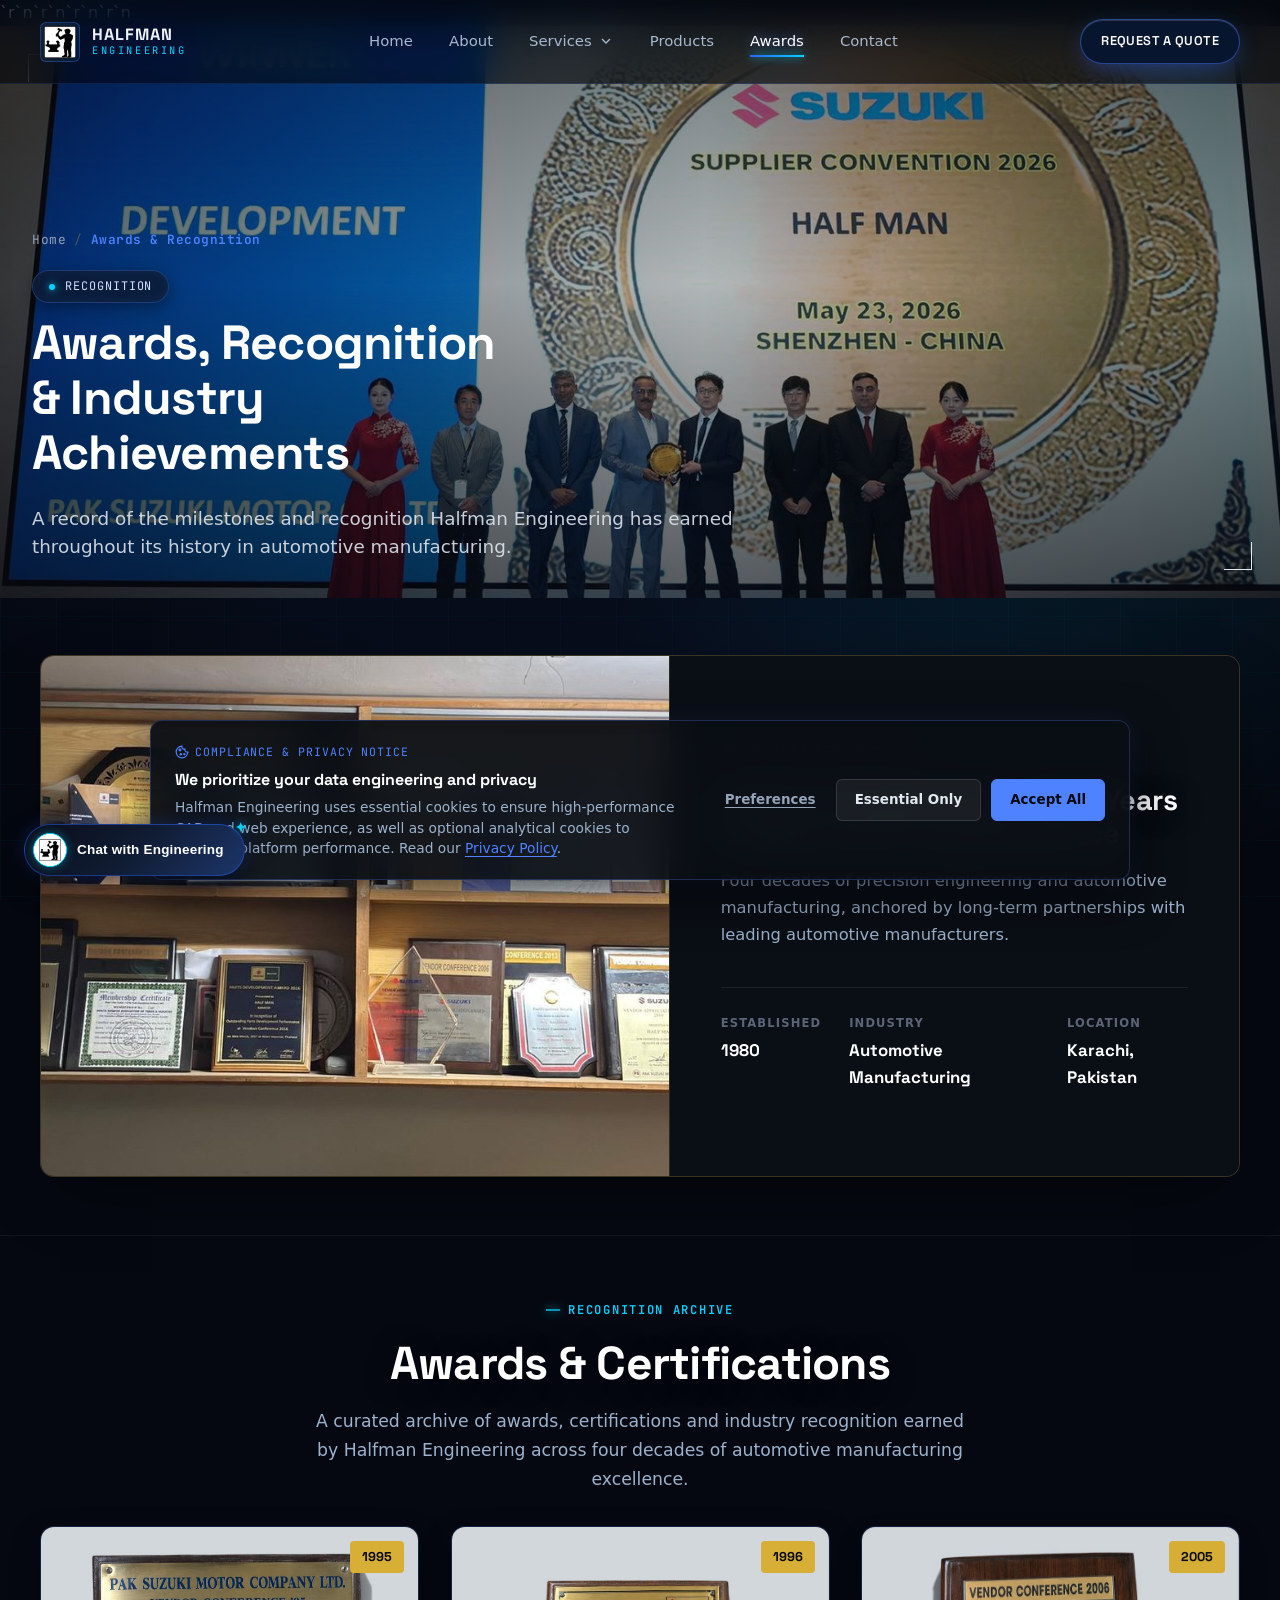
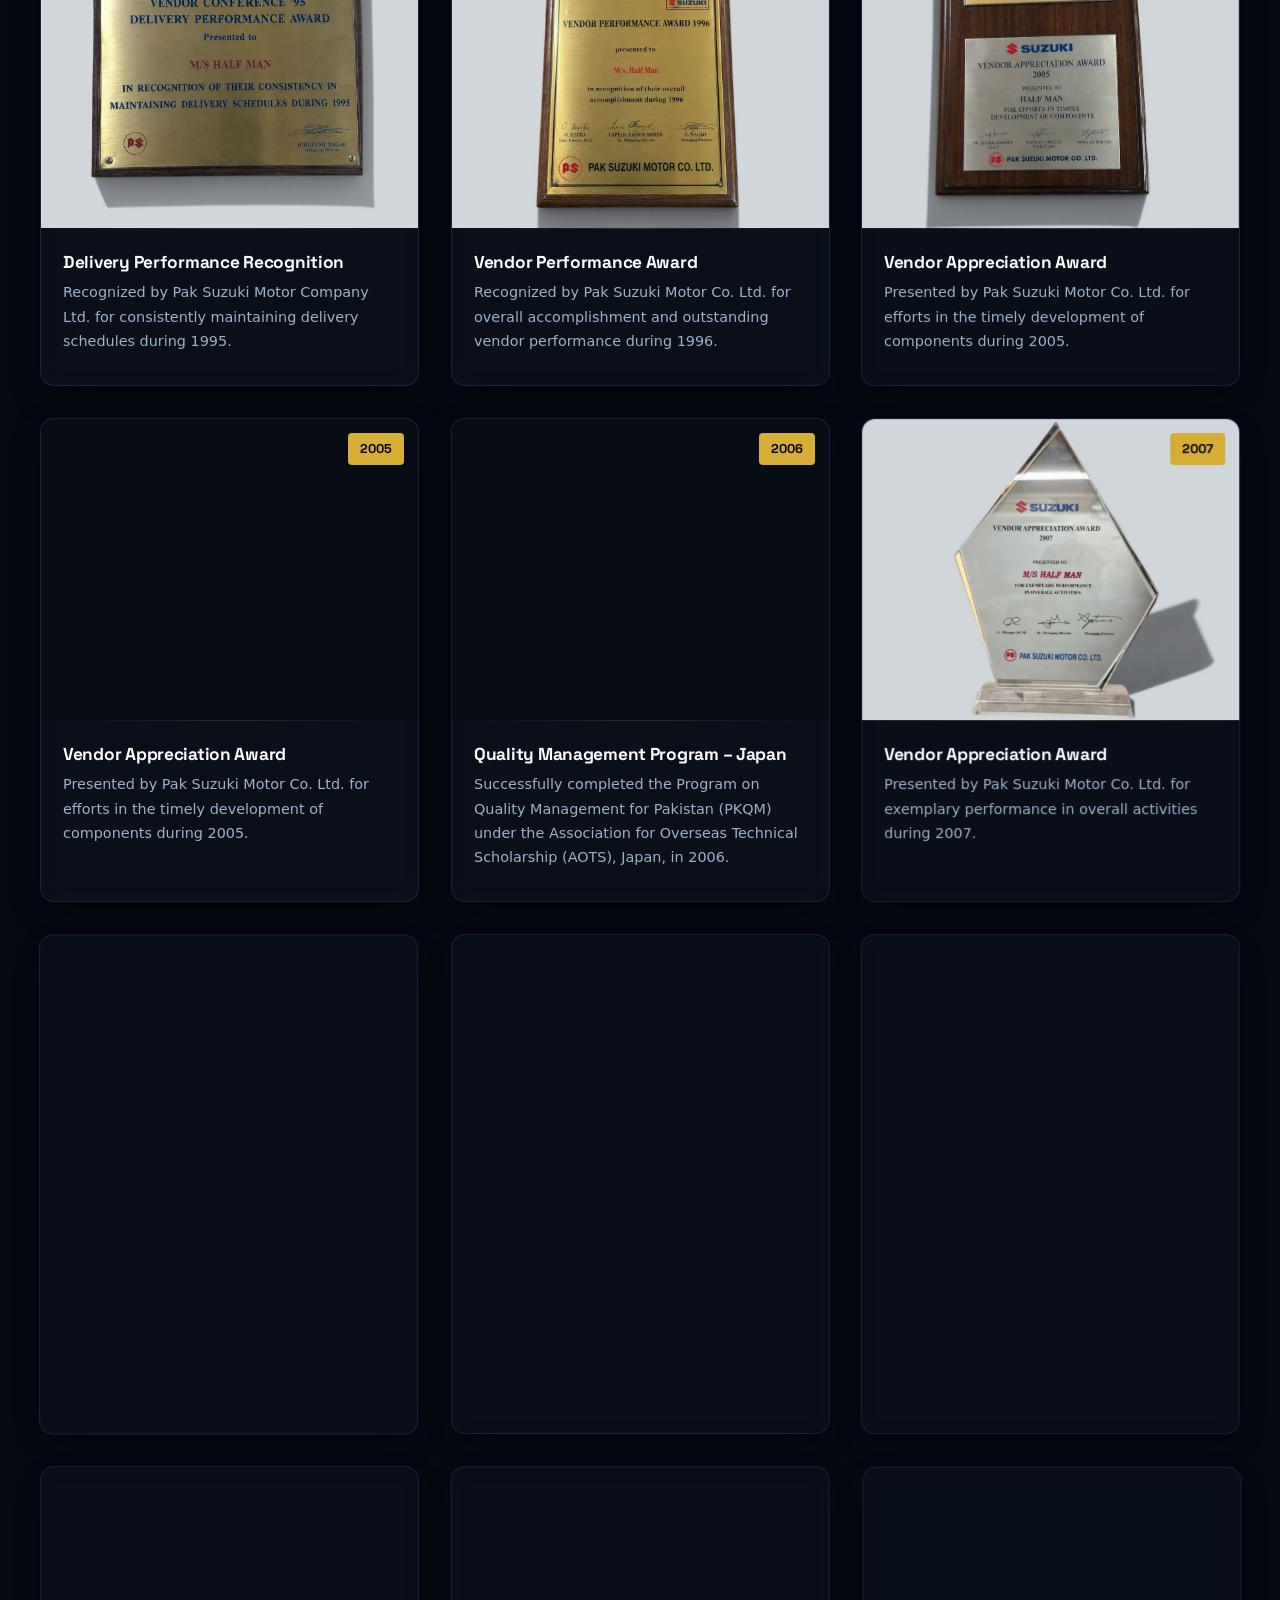
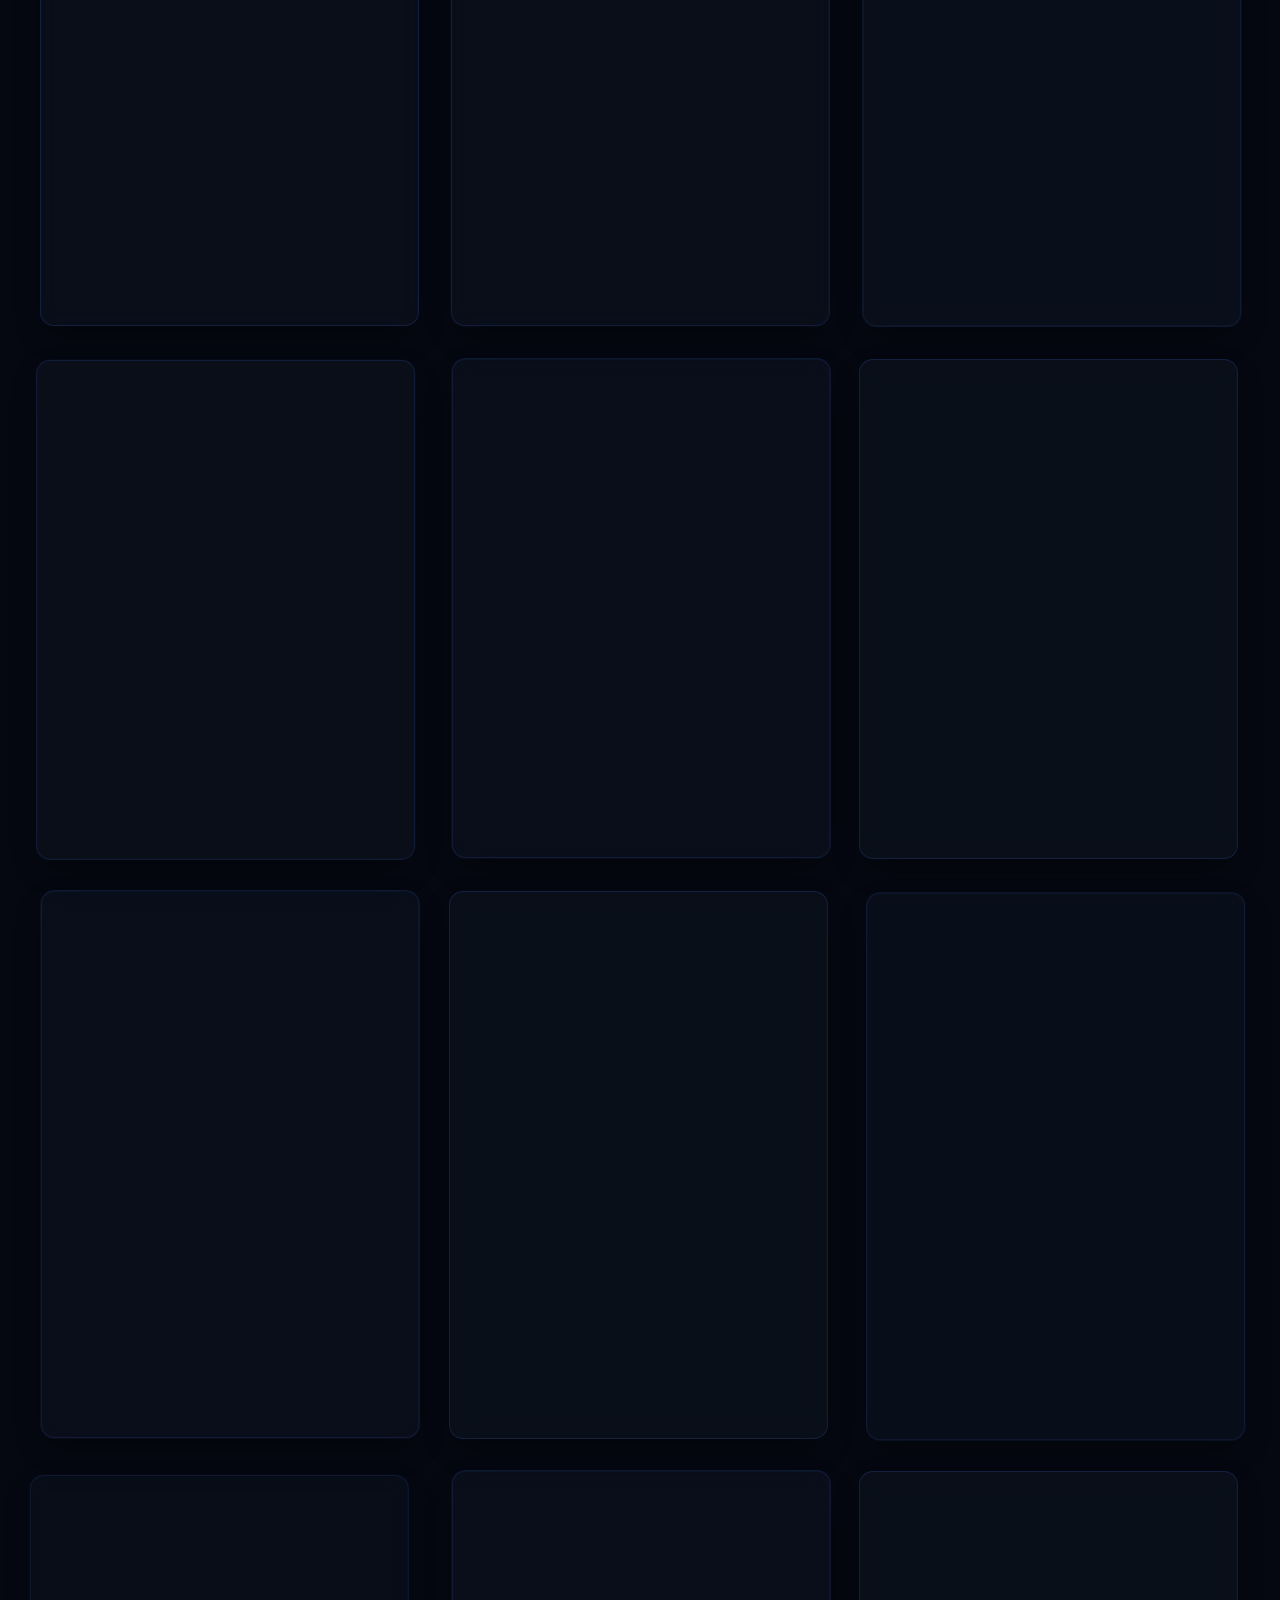
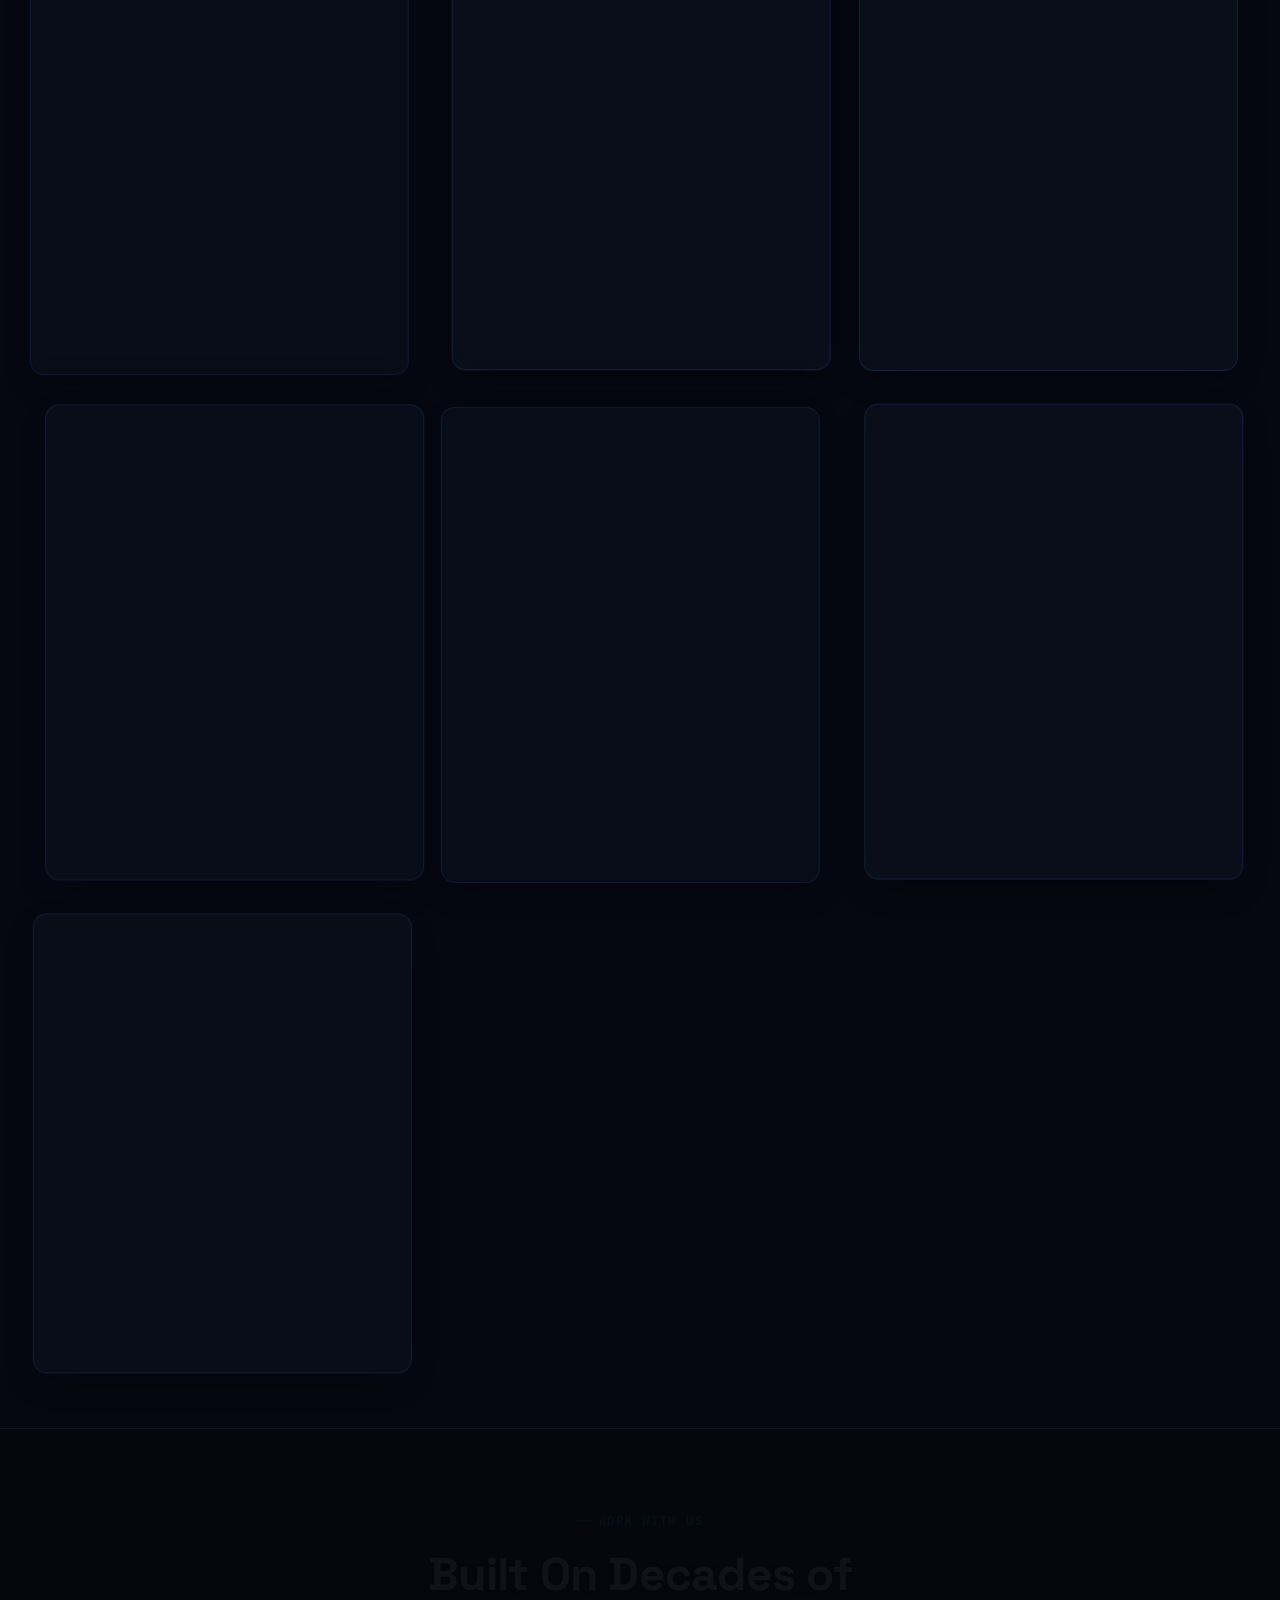
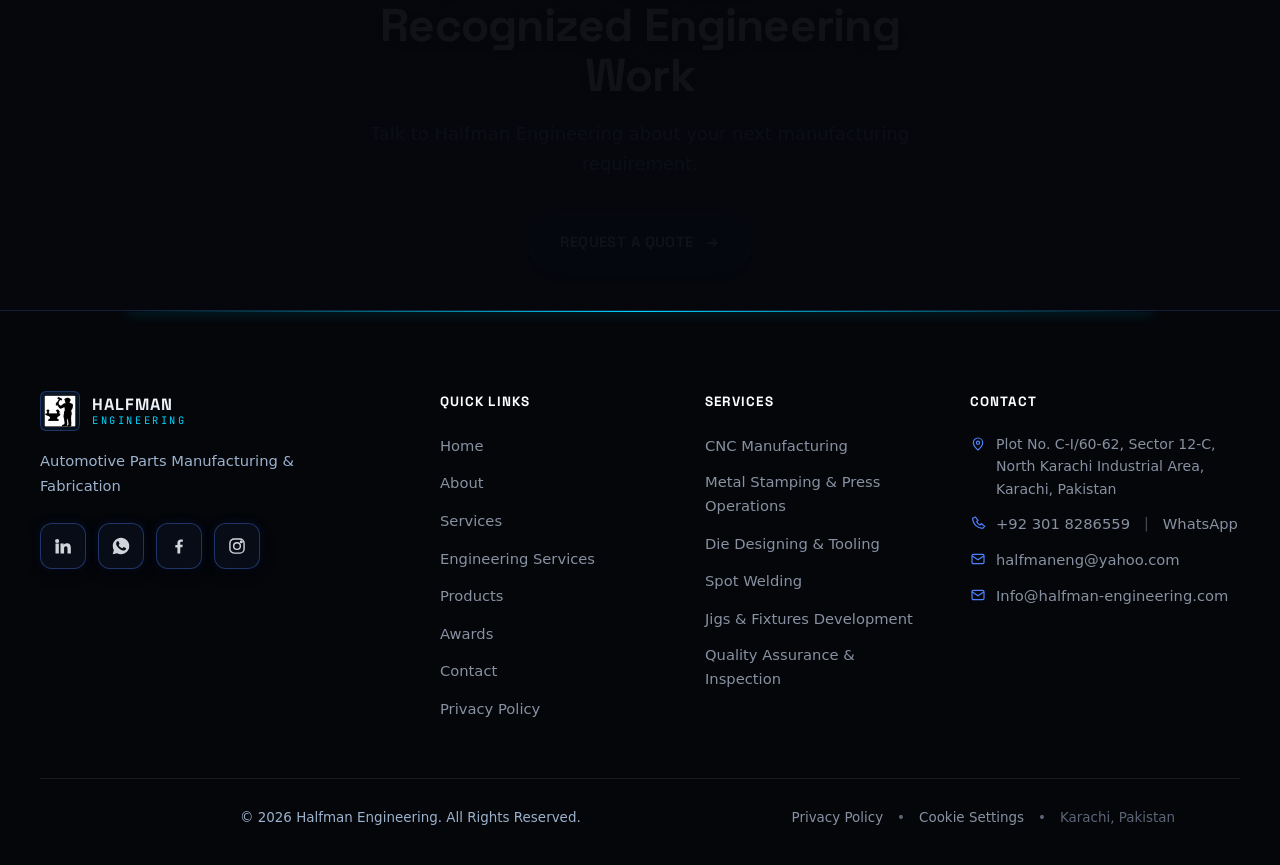
<file: awards.html>
<!DOCTYPE html>
<html lang="en">
<head>
<meta charset="UTF-8">
<meta name="viewport" content="width=device-width, initial-scale=1.0">
<title>OEM Quality Awards &amp; Pak Suzuki Vendor Recognition | Halfman</title>
<meta name="description" content="View 25+ OEM vendor performance awards, ISO 9001:2015 certification, Pak Suzuki quality trophies &amp; AOTS Japan engineering credentials earned since 1980.">
<meta name="keywords" content="Halfman Engineering awards, Pak Suzuki Vendor Excellence Award, automotive supplier recognition Pakistan, AOTS Japan Quality Management PKQM, Hinopak vendor convention, PAAPAM award winner">
<meta name="robots" content="index, follow, max-image-preview:large, max-snippet:-1, max-video-preview:-1">
<link rel="canonical" href="https://halfman-engineering.com/awards.html">
<meta property="og:type" content="website">
<meta property="og:locale" content="en_US">
<meta property="og:site_name" content="Halfman Engineering">
<meta property="og:title" content="OEM Quality Awards &amp; Pak Suzuki Vendor Recognition | Halfman">
<meta property="og:description" content="View 25+ OEM vendor performance awards, ISO 9001:2015 certification, Pak Suzuki quality trophies &amp; AOTS Japan engineering credentials earned since 1980.">
<meta property="og:url" content="https://halfman-engineering.com/awards.html">
<meta property="og:image" content="https://halfman-engineering.com/images/awards%20rack%202.jpeg">
<meta property="og:image:alt" content="Halfman Engineering Industry Awards and OEM Recognition Archive">
<meta name="twitter:card" content="summary_large_image">
<meta name="twitter:title" content="OEM Quality Awards &amp; Pak Suzuki Vendor Recognition | Halfman">
<meta name="twitter:description" content="View 25+ OEM vendor performance awards, ISO 9001:2015 certification, Pak Suzuki quality trophies &amp; AOTS Japan engineering credentials earned since 1980.">
<meta name="twitter:image" content="https://halfman-engineering.com/images/awards%20rack%202.jpeg">
<link rel="dns-prefetch" href="//fonts.googleapis.com">
<link rel="dns-prefetch" href="//fonts.gstatic.com">
<link rel="preconnect" href="https://fonts.googleapis.com">
<link rel="preconnect" href="https://fonts.gstatic.com" crossorigin>
<link href="https://fonts.googleapis.com/css2?family=Space+Grotesk:wght@500;600;700&family=Plus+Jakarta+Sans:wght@400;500;600;700;800&family=JetBrains+Mono:wght@400;500;600&display=swap" rel="stylesheet">
<link rel="stylesheet" href="css/style.css">
<link rel="stylesheet" href="css/chatbot.css">
<link rel="icon" href="favicon.ico" sizes="any">`r`n<link rel="icon" type="image/svg+xml" href="favicon.svg">`r`n<link rel="icon" type="image/png" sizes="48x48" href="favicon-48x48.png">`r`n<link rel="icon" type="image/png" sizes="512x512" href="favicon-512x512.png">`r`n<link rel="apple-touch-icon" href="favicon-512x512.png">
<script type="application/ld+json">
{
  "@context": "https://schema.org",
  "@graph": [
    {
      "@type": "ItemPage",
      "@id": "https://halfman-engineering.com/awards.html#itempage",
      "name": "Awards, OEM Recognition & Industry Achievements — Halfman Engineering",
      "description": "Awards, recognition, and industry achievements earned by Halfman Engineering over 40+ years of engineering and automotive manufacturing experience in Karachi, Pakistan.",
      "url": "https://halfman-engineering.com/awards.html",
      "mainEntity": {
        "@type": ["Organization", "LocalBusiness", "AutoPartsManufacturer"],
        "@id": "https://halfman-engineering.com/#organization",
        "name": "Halfman Engineering",
        "url": "https://halfman-engineering.com/",
        "telephone": "+92-301-8286559",
        "email": "Info@halfman-engineering.com",
        "address": {
          "@type": "PostalAddress",
          "streetAddress": "Plot No. C-I/60-62, Sector 12-C, North Karachi Industrial Area",
          "addressLocality": "Karachi",
          "addressRegion": "Sindh",
          "postalCode": "75850",
          "addressCountry": "PK"
        },
        "award": [
          "Supplier Excellence Award — Supplier Convention 2026 (Shenzhen, China)",
          "In-Time Supply Award — Pak Suzuki Supplier Conference 2018 (Moscow, Russia)",
          "Parts Development Award — Pak Suzuki Vendors Conference 2016",
          "Appreciation Award — 50,000 Taxis Project (Pak Suzuki Motor Co. Ltd., 2015)",
          "Vendor Excellence Award — Pak Suzuki Motor Company Limited (2014)",
          "Program on Quality Management for Pakistan (PKQM) — AOTS Japan (2006)",
          "Vendor Performance & Delivery Recognition Awards — Pak Suzuki Motor Co. Ltd. (1995–2015)"
        ]
      }
    },
    {
      "@type": "BreadcrumbList",
      "itemListElement": [
        {
          "@type": "ListItem",
          "position": 1,
          "name": "Home",
          "item": "https://halfman-engineering.com/"
        },
        {
          "@type": "ListItem",
          "position": 2,
          "name": "Awards",
          "item": "https://halfman-engineering.com/awards.html"
        }
      ]
    }
  ]
}
</script>
</head>
<body>
<a href="#main" class="skip-link">Skip to main content</a>

<header class="site-header">
  <div class="container header-inner">
    <a href="/" class="brand" aria-label="Halfman Engineering — Home">
      <img loading="eager" decoding="async" src="images/halfman logo.png" alt="Halfman Engineering Logo" class="brand-mark" width="220" height="220">
      <span class="brand-text"><span class="name">HALFMAN</span><span class="tag">Engineering</span></span>
    </a>
    <nav class="nav-primary" aria-label="Primary">
      <a href="/">Home</a>
      <a href="about.html">About</a>
      <div class="nav-dropdown">
        <a href="services.html" class="nav-dropdown-toggle" aria-haspopup="true" aria-expanded="false">Services <svg viewBox="0 0 24 24" fill="none" stroke="currentColor" stroke-width="2" width="16" height="16"><path d="M6 9l6 6 6-6"/></svg></a>
        <div class="nav-dropdown-menu" role="menu">
          <a href="services.html" role="menuitem">All Services</a>
          <a href="engineering-services.html" role="menuitem">Engineering Services</a>
        </div>
      </div>
      <a href="products.html">Products</a>
      <a href="awards.html" aria-current="page">Awards</a>
      <a href="contact.html">Contact</a>
    </nav>
    <div class="header-actions">
      <a href="contact.html" class="btn btn-primary btn-sm">Request a Quote</a>
      <button class="nav-toggle" aria-label="Open menu" aria-expanded="false" aria-controls="mobile-nav">
        <span></span>
      </button>
    </div>
  </div>
</header>

<nav class="nav-panel" id="mobile-nav" aria-label="Mobile">
  <button class="nav-panel-close" aria-label="Close menu">
    <svg viewBox="0 0 24 24" fill="none" stroke="currentColor" stroke-width="1.8" width="20" height="20"><path d="M6 6l12 12M18 6L6 18"/></svg>
  </button>
  <a href="/">Home</a>
  <a href="about.html">About</a>
  <div class="nav-dropdown">
    <a href="services.html" class="nav-dropdown-toggle" aria-haspopup="true" aria-expanded="false">Services <svg viewBox="0 0 24 24" fill="none" stroke="currentColor" stroke-width="2" width="16" height="16"><path d="M6 9l6 6 6-6"/></svg></a>
    <div class="nav-dropdown-menu" role="menu">
      <a href="services.html" role="menuitem">All Services</a>
      <a href="engineering-services.html" role="menuitem">Engineering Services</a>
    </div>
  </div>
  <a href="products.html">Products</a>
  <a href="awards.html" aria-current="page">Awards</a>
  <a href="contact.html">Contact</a>
  <a href="contact.html" class="btn btn-primary btn-block">Request a Quote</a>
  <div class="nav-panel-meta">Plot No. C-I/60-62, Sector 12-C, North Karachi Industrial Area, Karachi, Pakistan<br>Automotive Parts Manufacturer &amp; Engineering Fabrication</div>
</nav>

<main id="main">

  <!-- ================= HERO ================= -->
  <section class="hero page-hero">
    <div class="hero-media">
      <img decoding="async" class="awards-hero-image" src="images/award pic 2.jpeg" alt="Awards rack showcasing Halfman Engineering's industry recognition and achievements" loading="eager" fetchpriority="high" width="1400" height="933">
    </div>
    <span class="hero-corner tl" aria-hidden="true"></span>
    <span class="hero-corner br" aria-hidden="true"></span>
    <div class="container hero-content">
      <nav class="hm-breadcrumbs" aria-label="Breadcrumbs">
        <span class="hm-breadcrumb-item"><a href="/">Home</a></span>
        <span class="hm-breadcrumb-sep">/</span>
        <span class="hm-breadcrumb-item active" aria-current="page">Awards &amp; Recognition</span>
      </nav>
      <span class="hero-tag"><span class="dot"></span>Recognition</span>
      <h1><span class="hero-line-break">Awards, Recognition</span> <span class="hero-line-break">&amp; Industry Achievements</span></h1>
      <p class="lede">A record of the milestones and recognition Halfman Engineering has earned throughout its history in automotive manufacturing.</p>
    </div>
  </section>

  <!-- ================= FEATURED RECOGNITION ================= -->
  <section class="section">
    <div class="container">
      <div class="featured-award" data-reveal>
        <div class="featured-award-grid">
          <div class="fa-media">
            <img decoding="async" src="images/awards rack 2.jpeg" alt="Halfman Engineering representatives receiving an award on stage at the Suzuki Suppliers' Convention, Shenzhen, China" loading="lazy" data-fallback="Featured Award" width="1400" height="637">
          </div>
          <div class="fa-body">
            <span class="fa-badge">
              <svg viewBox="0 0 24 24" fill="none" stroke="currentColor" stroke-width="1.7"><path d="M8 21h8M12 17v4M7 4h10v4a5 5 0 01-10 0V4z"/><path d="M7 6H4a3 3 0 003 3M17 6h3a3 3 0 01-3 3"/></svg>
              Featured Recognition
            </span>
            <h2>Halfman Engineering — 40+ Years of Manufacturing Excellence</h2>
            <p>Four decades of precision engineering and automotive manufacturing, anchored by long-term partnerships with leading automotive manufacturers.</p>
            <div class="fa-meta">
              <div><span>Established</span><strong>1980</strong></div>
              <div><span>Industry</span><strong>Automotive Manufacturing</strong></div>
              <div><span>Location</span><strong>Karachi, Pakistan</strong></div>
            </div>
          </div>
        </div>
      </div>
    </div>
  </section>

  <!-- ================= AWARD GRID ================= -->
  <section class="section section-fog">
    <div class="container">
      <div class="section-header center" data-reveal>
        <span class="eyebrow">Recognition Archive</span>
        <h2>Awards &amp; Certifications</h2>
        <p class="lede mx-auto">A curated archive of awards, certifications and industry recognition earned by Halfman Engineering across four decades of automotive manufacturing excellence.</p>
      </div>
      <div class="grid grid-3">

        <article class="award-card">
          <div class="award-media">
            <span class="award-year">1995</span>
            <img decoding="async" src="images/awards/18 DONE.jpg" alt="Delivery Performance Recognition, 1995 - Halfman Engineering" loading="lazy" data-fallback="Award" width="1278" height="1230">
          </div>
          <div class="award-body">
            <h3>Delivery Performance Recognition</h3>
            <p>Recognized by Pak Suzuki Motor Company Ltd. for consistently maintaining delivery schedules during 1995.</p>
            
          </div>
        </article>

        <article class="award-card">
          <div class="award-media">
            <span class="award-year">1996</span>
            <img decoding="async" src="images/awards/20 DONE.jpg" alt="Vendor Performance Award, 1996 - Halfman Engineering" loading="lazy" data-fallback="Award" width="1203" height="934">
          </div>
          <div class="award-body">
            <h3>Vendor Performance Award</h3>
            <p>Recognized by Pak Suzuki Motor Co. Ltd. for overall accomplishment and outstanding vendor performance during 1996.</p>
            
          </div>
        </article>

        <article class="award-card">
          <div class="award-media">
            <span class="award-year">2005</span>
            <img decoding="async" src="images/awards/29 DONE.jpg" alt="Vendor Appreciation Award, 2005 - Halfman Engineering" loading="lazy" data-fallback="Award" width="1400" height="700">
          </div>
          <div class="award-body">
            <h3>Vendor Appreciation Award</h3>
            <p>Presented by Pak Suzuki Motor Co. Ltd. for efforts in the timely development of components during 2005.</p>
            
          </div>
        </article>

        <article class="award-card">
          <div class="award-media">
            <span class="award-year">2005</span>
            <img decoding="async" src="images/awards/26 DONE.jpg" alt="Vendor Appreciation Award, 2005 - Halfman Engineering" loading="lazy" data-fallback="Award" width="917" height="932">
          </div>
          <div class="award-body">
            <h3>Vendor Appreciation Award</h3>
            <p>Presented by Pak Suzuki Motor Co. Ltd. for efforts in the timely development of components during 2005.</p>
            
          </div>
        </article>

        <article class="award-card">
          <div class="award-media">
            <span class="award-year">2006</span>
            <img decoding="async" src="images/awards/13 DONE.jpg" alt="Quality Management Program - Japan, 2006 - Halfman Engineering" loading="lazy" data-fallback="Award" width="1400" height="1400">
          </div>
          <div class="award-body">
            <h3>Quality Management Program – Japan</h3>
            <p>Successfully completed the Program on Quality Management for Pakistan (PKQM) under the Association for Overseas Technical Scholarship (AOTS), Japan, in 2006.</p>
            
          </div>
        </article>

        <article class="award-card">
          <div class="award-media">
            <span class="award-year">2007</span>
            <img decoding="async" src="images/awards/27 DONE.jpg" alt="Vendor Appreciation Award, 2007 - Halfman Engineering" loading="lazy" data-fallback="Award" width="1400" height="1122">
          </div>
          <div class="award-body">
            <h3>Vendor Appreciation Award</h3>
            <p>Presented by Pak Suzuki Motor Co. Ltd. for exemplary performance in overall activities during 2007.</p>
            
          </div>
        </article>

        <article class="award-card">
          <div class="award-media">
            <span class="award-year">2009</span>
            <img decoding="async" src="images/awards/22 DONE.jpg" alt="Vendor Appreciation Award, 2009 - Halfman Engineering" loading="lazy" data-fallback="Award" width="1254" height="1254">
          </div>
          <div class="award-body">
            <h3>Vendor Appreciation Award</h3>
            <p>Presented by Pak Suzuki Motor Co. Ltd. for efforts in the timely supply of components during 2009.</p>
            
          </div>
        </article>

        <article class="award-card">
          <div class="award-media">
            <span class="award-year">2010</span>
            <img decoding="async" src="images/awards/28 DONE.jpg" alt="Vendor Appreciation Award, 2010 - Halfman Engineering" loading="lazy" data-fallback="Award" width="1254" height="1254">
          </div>
          <div class="award-body">
            <h3>Vendor Appreciation Award</h3>
            <p>Presented by Pak Suzuki Motor Co. Ltd. for efforts in achieving good quality of components during 2010.</p>
            
          </div>
        </article>

        <article class="award-card">
          <div class="award-media">
            <span class="award-year">2013</span>
            <img decoding="async" src="images/awards/05 DONE.jpg" alt="Yield Improvement & Value Engineering Workshop, 2013 - Halfman Engineering" loading="lazy" data-fallback="Award" width="1400" height="1400">
          </div>
          <div class="award-body">
            <h3>Yield Improvement & Value Engineering Workshop</h3>
            <p>Certificate of participation in the Yield Improvement, Value Analysis & Value Engineering training workshop organized by Pak Suzuki Motor Company Ltd. in 2013.</p>
            
          </div>
        </article>

        <article class="award-card">
          <div class="award-media">
            <span class="award-year">2013</span>
            <img decoding="async" src="images/awards/04 DONE.jpg" alt="Membership Certificate - NKATI, 2013 - Halfman Engineering" loading="lazy" data-fallback="Award" width="1400" height="1400">
          </div>
          <div class="award-body">
            <h3>Membership Certificate – NKATI</h3>
            <p>Membership certificate from the North Karachi Association of Trade & Industry (NKATI), valid through March 31, 2014.</p>
            
          </div>
        </article>

        <article class="award-card">
          <div class="award-media">
            <span class="award-year">2014</span>
            <img decoding="async" src="images/awards/01 DONE.jpg" alt="Vendor Excellence Award, 2014 - Halfman Engineering" loading="lazy" data-fallback="Award" width="1050" height="1400">
          </div>
          <div class="award-body">
            <h3>Vendor Excellence Award</h3>
            <p>Presented by Pak Suzuki Motor Company Limited in recognition of Half Man’s overall exemplary performance during 2014.</p>
            
          </div>
        </article>

        <article class="award-card">
          <div class="award-media">
            <span class="award-year">2015</span>
            <img decoding="async" src="images/awards/02 DONE.jpg" alt="Vendor Appreciation Award, 2015 - Halfman Engineering" loading="lazy" data-fallback="Award" width="1400" height="1400">
          </div>
          <div class="award-body">
            <h3>Vendor Appreciation Award</h3>
            <p>Presented by Pak Suzuki Motor Company Limited in recognition of Half Man’s overall exemplary performance during 2015.</p>
            
          </div>
        </article>

        <article class="award-card">
          <div class="award-media">
            <span class="award-year">2015</span>
            <img decoding="async" src="images/awards/25 DONE.jpg" alt="Participation Shield - Vendors Convention 2015, 2015 - Halfman Engineering" loading="lazy" data-fallback="Award" width="1400" height="1400">
          </div>
          <div class="award-body">
            <h3>Participation Shield – Vendors’ Convention 2015</h3>
            <p>Presented by Hinopak Motors Limited in recognition of participation in the Vendors’ Convention 2015, held in Karachi.</p>
            
          </div>
        </article>

        <article class="award-card">
          <div class="award-media">
            <span class="award-year">2015</span>
            <img decoding="async" src="images/awards/07 DONE.jpg" alt="Appreciation Award - 50,000 Taxis Project, 2015 - Halfman Engineering" loading="lazy" data-fallback="Award" width="1400" height="1400">
          </div>
          <div class="award-body">
            <h3>Appreciation Award – 50,000 Taxis Project</h3>
            <p>Presented by Pak Suzuki Motor Co. Ltd. to Half Man in recognition of devoted efforts for the completion of 50,000 taxis for the Government of Punjab.</p>
            
          </div>
        </article>

        <article class="award-card">
          <div class="award-media">
            <span class="award-year">2016</span>
            <img decoding="async" src="images/awards/03 DONE.jpg" alt="Parts Development Award - 2016, 2016 - Halfman Engineering" loading="lazy" data-fallback="Award" width="1400" height="1400">
          </div>
          <div class="award-body">
            <h3>Parts Development Award – 2016</h3>
            <p>Presented to Half Man by Pak Suzuki Motor Company Limited in recognition of outstanding parts development performance.</p>
            
          </div>
        </article>

        <article class="award-card">
          <div class="award-media">
            <span class="award-year">2017</span>
            <img decoding="async" src="images/awards/10 DONE.jpg" alt="Parts Development Award - 2016, 2017 - Halfman Engineering" loading="lazy" data-fallback="Award" width="1400" height="1400">
          </div>
          <div class="award-body">
            <h3>Parts Development Award – 2016</h3>
            <p>Presented to Half Man Karachi in recognition of outstanding parts development performance at Vendors Conference 2016, held in Thailand on 16 March 2017.</p>
            
          </div>
        </article>

        <article class="award-card">
          <div class="award-media">
            <span class="award-year">2018</span>
            <img decoding="async" src="images/awards/12 DONE.jpg" alt="Participation Award - Vendor Conference 2017, 2018 - Halfman Engineering" loading="lazy" data-fallback="Award" width="1400" height="1400">
          </div>
          <div class="award-body">
            <h3>Participation Award – Vendor Conference 2017</h3>
            <p>Presented to Half Man Karachi in appreciation of participation in Vendor Conference 2017, held on 27 March 2018 in Munich, Germany.</p>
            
          </div>
        </article>

        <article class="award-card">
          <div class="award-media">
            <span class="award-year">2018</span>
            <img decoding="async" src="images/awards/17 DONE.jpg" alt="In-Time Supply Award - Supplier Conference 2018, 2018 - Halfman Engineering" loading="lazy" data-fallback="Award" width="1400" height="1400">
          </div>
          <div class="award-body">
            <h3>In-Time Supply Award – Supplier Conference 2018</h3>
            <p>Presented to M/S Half Man Karachi by Pak Suzuki Motor Co. Ltd. in recognition of outstanding in-time supply performance in the Medium Business Category, at Supplier Conference 2018 held in Moscow, Russia on 18 March 2019.</p>
            
          </div>
        </article>

        <article class="award-card">
          <div class="award-media">
            <span class="award-year">2019</span>
            <img decoding="async" src="images/awards/09 DONE.jpg" alt="Participation Award - Supplier Conference 2018, 2019 - Halfman Engineering" loading="lazy" data-fallback="Award" width="1400" height="1400">
          </div>
          <div class="award-body">
            <h3>Participation Award – Supplier Conference 2018</h3>
            <p>Presented to Halfman Karachi by Pak Suzuki Motor Co. Ltd. in appreciation of valuable presence at Supplier Conference 2018, held on 18 March 2019 in Moscow, Russia.</p>
            
          </div>
        </article>

        <article class="award-card">
          <div class="award-media">
            <span class="award-year">2019</span>
            <img decoding="async" src="images/awards/14 DONE.jpg" alt="Suppliers Skill Upgradation Certificate, 2019 - Halfman Engineering" loading="lazy" data-fallback="Award" width="1400" height="1400">
          </div>
          <div class="award-body">
            <h3>Supplier’s Skill Upgradation Certificate</h3>
            <p>Certificate of participation in the Supplier’s Skill Upgradation Program, recognizing Half Man’s participation and commitment to supplier development.</p>
            
          </div>
        </article>

        <article class="award-card">
          <div class="award-media">
            <span class="award-year">2024</span>
            <img decoding="async" src="images/awards/15 DONE.jpg" alt="Certificate of Participation - Supplier Conference 2024, 2024 - Halfman Engineering" loading="lazy" data-fallback="Award" width="1400" height="1400">
          </div>
          <div class="award-body">
            <h3>Certificate of Participation – Supplier Conference 2024</h3>
            <p>Presented to Halfman Karachi by Pak Suzuki Motor Co. Ltd. in appreciation of valuable presence at Supplier Conference 2024, held on April 18, 2024, in Baku, Azerbaijan.</p>
            
          </div>
        </article>

        <article class="award-card">
          <div class="award-media">
            <span class="award-year">2025</span>
            <img decoding="async" src="images/awards/16 DONE.jpg" alt="Participation Certificate - Suzuki Suppliers Convention 2025, 2025 - Halfman Engineering" loading="lazy" data-fallback="Award" width="1400" height="1400">
          </div>
          <div class="award-body">
            <h3>Participation Certificate — Suzuki Suppliers’ Convention 2025</h3>
            <p>Awarded to Halfman in appreciation of valuable presence at the Suppliers’ Convention 2025, held in Bali, Indonesia.</p>
            
          </div>
        </article>

        <article class="award-card">
          <div class="award-media">
            <span class="award-year">2025</span>
            <img decoding="async" src="images/awards/23 DONE.jpg" alt="Suppliers Convention 2025, 2025 - Halfman Engineering" loading="lazy" data-fallback="Award" width="1400" height="1400">
          </div>
          <div class="award-body">
            <h3>Suppliers Convention 2025</h3>
            <p>Suzuki Suppliers’ Convention 2025 Award / Recognition</p>
            
          </div>
        </article>

        <article class="award-card">
          <div class="award-media">
            <span class="award-year">2026</span>
            <img decoding="async" src="images/awards/06 DONE.jpg" alt="Participation Certificate, 2026 - Halfman Engineering" loading="lazy" data-fallback="Award" width="1400" height="1400">
          </div>
          <div class="award-body">
            <h3>Participation Certificate</h3>
            <p>In appreciation of valuable presence in “Annual Suppliers’ Convention”, held on May 23, 2026, at Shenzhen – China.</p>
            
          </div>
        </article>

        <article class="award-card">
          <div class="award-media">
            <span class="award-year">2026</span>
            <img decoding="async" src="images/awards/11DONE.jpg" alt="Supplier Excellence Award, 2026 - Halfman Engineering" loading="lazy" data-fallback="Award" width="1400" height="1400">
          </div>
          <div class="award-body">
            <h3>Supplier Excellence Award</h3>
            <p>In recognition of Outstanding Development Performance — Supplier Convention 2026, Shenzhen, China.</p>
            
          </div>
        </article>

      </div>
    </div>
  </section>

  <!-- ================= CTA ================= -->
  <section class="section cta-band">
    <div class="container" data-reveal>
      <span class="eyebrow" style="justify-content:center;">Work With Us</span>
      <h2>Built On Decades of Recognized Engineering Work</h2>
      <p class="lede">Talk to Halfman Engineering about your next manufacturing requirement.</p>
      <div class="hero-actions">
        <a href="contact.html" class="btn btn-primary">Request a Quote
          <svg viewBox="0 0 24 24" fill="none" stroke="currentColor" stroke-width="2"><path d="M5 12h14M13 6l6 6-6 6"/></svg>
        </a>
      </div>
    </div>
  </section>

</main>

<footer class="site-footer">
  <div class="container">
    <div class="footer-grid">
      <div class="footer-brand">
        <a href="/" class="brand" aria-label="Halfman Engineering — Home">
          <img loading="eager" decoding="async" src="images/halfman logo.png" alt="Halfman Engineering Logo" class="brand-mark" width="220" height="220">
          <span class="brand-text"><span class="name">HALFMAN</span><span class="tag">Engineering</span></span>
        </a>
        <p>Automotive Parts Manufacturing &amp; Fabrication</p>
        <div class="social-row">
          <a href="https://linkedin.com" target="_blank" rel="noopener" aria-label="Halfman Engineering on LinkedIn"><svg viewBox="0 0 24 24" fill="currentColor"><path d="M4.98 3.5a2.5 2.5 0 11-.02 5 2.5 2.5 0 01.02-5zM3 9h4v12H3zM9 9h3.8v1.7h.05c.53-.95 1.83-1.95 3.77-1.95 4.03 0 4.78 2.55 4.78 5.86V21h-4v-5.7c0-1.36-.03-3.1-1.9-3.1-1.9 0-2.2 1.48-2.2 3v5.8H9z"/></svg></a>
          <a href="https://wa.me/923018286559" target="_blank" rel="noopener" aria-label="Chat with Halfman Engineering on WhatsApp"><svg viewBox="0 0 24 24" fill="currentColor"><path d="M12.04 2C6.58 2 2.13 6.45 2.13 11.91c0 1.75.46 3.45 1.32 4.95L2.05 22l5.25-1.38c1.45.79 3.08 1.21 4.74 1.21 5.46 0 9.91-4.45 9.91-9.91C21.95 6.45 17.5 2 12.04 2zm5.82 14.01c-.24.68-1.41 1.3-1.95 1.38-.5.08-1.13.11-1.83-.11-.42-.13-.97-.31-1.67-.61-2.95-1.27-4.88-4.25-5.03-4.45-.15-.2-1.2-1.6-1.2-3.05 0-1.45.76-2.16 1.03-2.46.27-.3.59-.37.79-.37.2 0 .4 0 .57.01.18.01.43-.07.67.51.24.59.82 2.01.89 2.16.07.15.12.32.02.52-.1.2-.15.32-.3.5-.15.17-.31.39-.44.52-.15.15-.3.31-.13.61.17.3.76 1.25 1.63 2.03 1.12 1 2.06 1.31 2.36 1.46.3.15.47.12.64-.07.17-.2.74-.86.94-1.16.2-.3.4-.25.67-.15.27.1 1.73.82 2.03.97.3.15.5.22.57.35.07.12.07.72-.17 1.4z"/></svg></a>
          <a href="https://www.facebook.com/share/19BxgiYAWf/" target="_blank" rel="noopener" aria-label="Halfman Engineering on Facebook"><svg viewBox="0 0 24 24" fill="currentColor"><path d="M13.5 21v-7.5H16l.5-3H13.5V8.4c0-.87.24-1.46 1.5-1.46H16.6V4.3C16.3 4.26 15.3 4.17 14.1 4.17c-2.4 0-4 1.47-4 4.17v2.33H7.6v3h2.5V21z"/></svg></a>
          <a href="https://www.instagram.com/halfmanengineering" target="_blank" rel="noopener" aria-label="Halfman Engineering on Instagram"><svg viewBox="0 0 24 24" fill="none" stroke="currentColor" stroke-width="1.7"><rect x="3.5" y="3.5" width="17" height="17" rx="5"/><circle cx="12" cy="12" r="4"/><circle cx="17.2" cy="6.8" r="1"/></svg></a>
        </div>
      </div>
      <div class="footer-col">
        <h5>Quick Links</h5>
        <ul>
          <li><a href="/">Home</a></li>
          <li><a href="about.html">About</a></li>
          <li><a href="services.html">Services</a></li>
          <li><a href="engineering-services.html">Engineering Services</a></li>
          <li><a href="products.html">Products</a></li>
          <li><a href="awards.html">Awards</a></li>
          <li><a href="contact.html">Contact</a></li>
          <li><a href="privacy-policy.html">Privacy Policy</a></li>
        </ul>
      </div>
      <div class="footer-col">
        <h5>Services</h5>
        <ul>
          <li><a href="services.html#cnc-machining">CNC Manufacturing</a></li>
          <li><a href="services.html#press-operations">Metal Stamping &amp; Press Operations</a></li>
          <li><a href="services.html#die-designing">Die Designing &amp; Tooling</a></li>
          <li><a href="services.html#spot-welding">Spot Welding</a></li>
          <li><a href="engineering-services.html#welding-jigs">Jigs &amp; Fixtures Development</a></li>
          <li><a href="services.html#quality-department">Quality Assurance &amp; Inspection</a></li>
        </ul>
      </div>
      <div class="footer-col">
        <h5>Contact</h5>
        <ul>
          <li class="fc-item"><svg viewBox="0 0 24 24" fill="none" stroke="currentColor" stroke-width="1.8"><path d="M12 21s-7-6.3-7-11a7 7 0 0114 0c0 4.7-7 11-7 11z"/><circle cx="12" cy="10" r="2.4"/></svg>Plot No. C-I/60-62, Sector 12-C, North Karachi Industrial Area, Karachi, Pakistan</li>
          <li class="fc-item"><svg viewBox="0 0 24 24" fill="none" stroke="currentColor" stroke-width="1.8"><path d="M4 5c0 8.3 6.7 15 15 15l3-3-5-4-2 2c-2-1-4-3-5-5l2-2-4-5z"/></svg><a href="tel:+923018286559">+92 301 8286559</a> <span style="opacity:.5;margin:0 4px;">|</span> <a href="https://wa.me/923018286559" target="_blank" rel="noopener" class="footer-wa-link">WhatsApp</a></li>
          <li class="fc-item"><svg viewBox="0 0 24 24" fill="none" stroke="currentColor" stroke-width="1.8"><rect x="3" y="5" width="18" height="14" rx="2"/><path d="M3 7l9 6 9-6"/></svg><a href="mailto:halfmaneng@yahoo.com">halfmaneng@yahoo.com</a></li>
        <li class="fc-item"><svg viewBox="0 0 24 24" fill="none" stroke="currentColor" stroke-width="1.8"><rect x="3" y="5" width="18" height="14" rx="2"/><path d="M3 7l9 6 9-6"/></svg><a href="mailto:Info@halfman-engineering.com">Info@halfman-engineering.com</a></li>
        </ul>
      </div>
    </div>
    <div class="footer-bottom">
      <p>&copy; <span data-year>2026</span> Halfman Engineering. All Rights Reserved.</p>
      <div class="legal-links">
        <a href="privacy-policy.html">Privacy Policy</a>
        <span>•</span>
        <a href="javascript:void(0)" id="openCookieSettings">Cookie Settings</a>
        <span>•</span>
        <span>Karachi, Pakistan</span>
      </div>
    </div>
  </div>
</footer>

<button class="back-to-top" aria-label="Back to top">
  <svg viewBox="0 0 24 24" fill="none" stroke="currentColor" stroke-width="2"><path d="M12 19V5M6 11l6-6 6 6"/></svg>
</button>

<script src="js/vendor/gsap.min.js" defer></script>
<script src="js/vendor/ScrollTrigger.min.js" defer></script>
<script src="js/main.js" defer></script>
<script src="js/chatbot.js" defer></script>
</body>
</html>
</file>
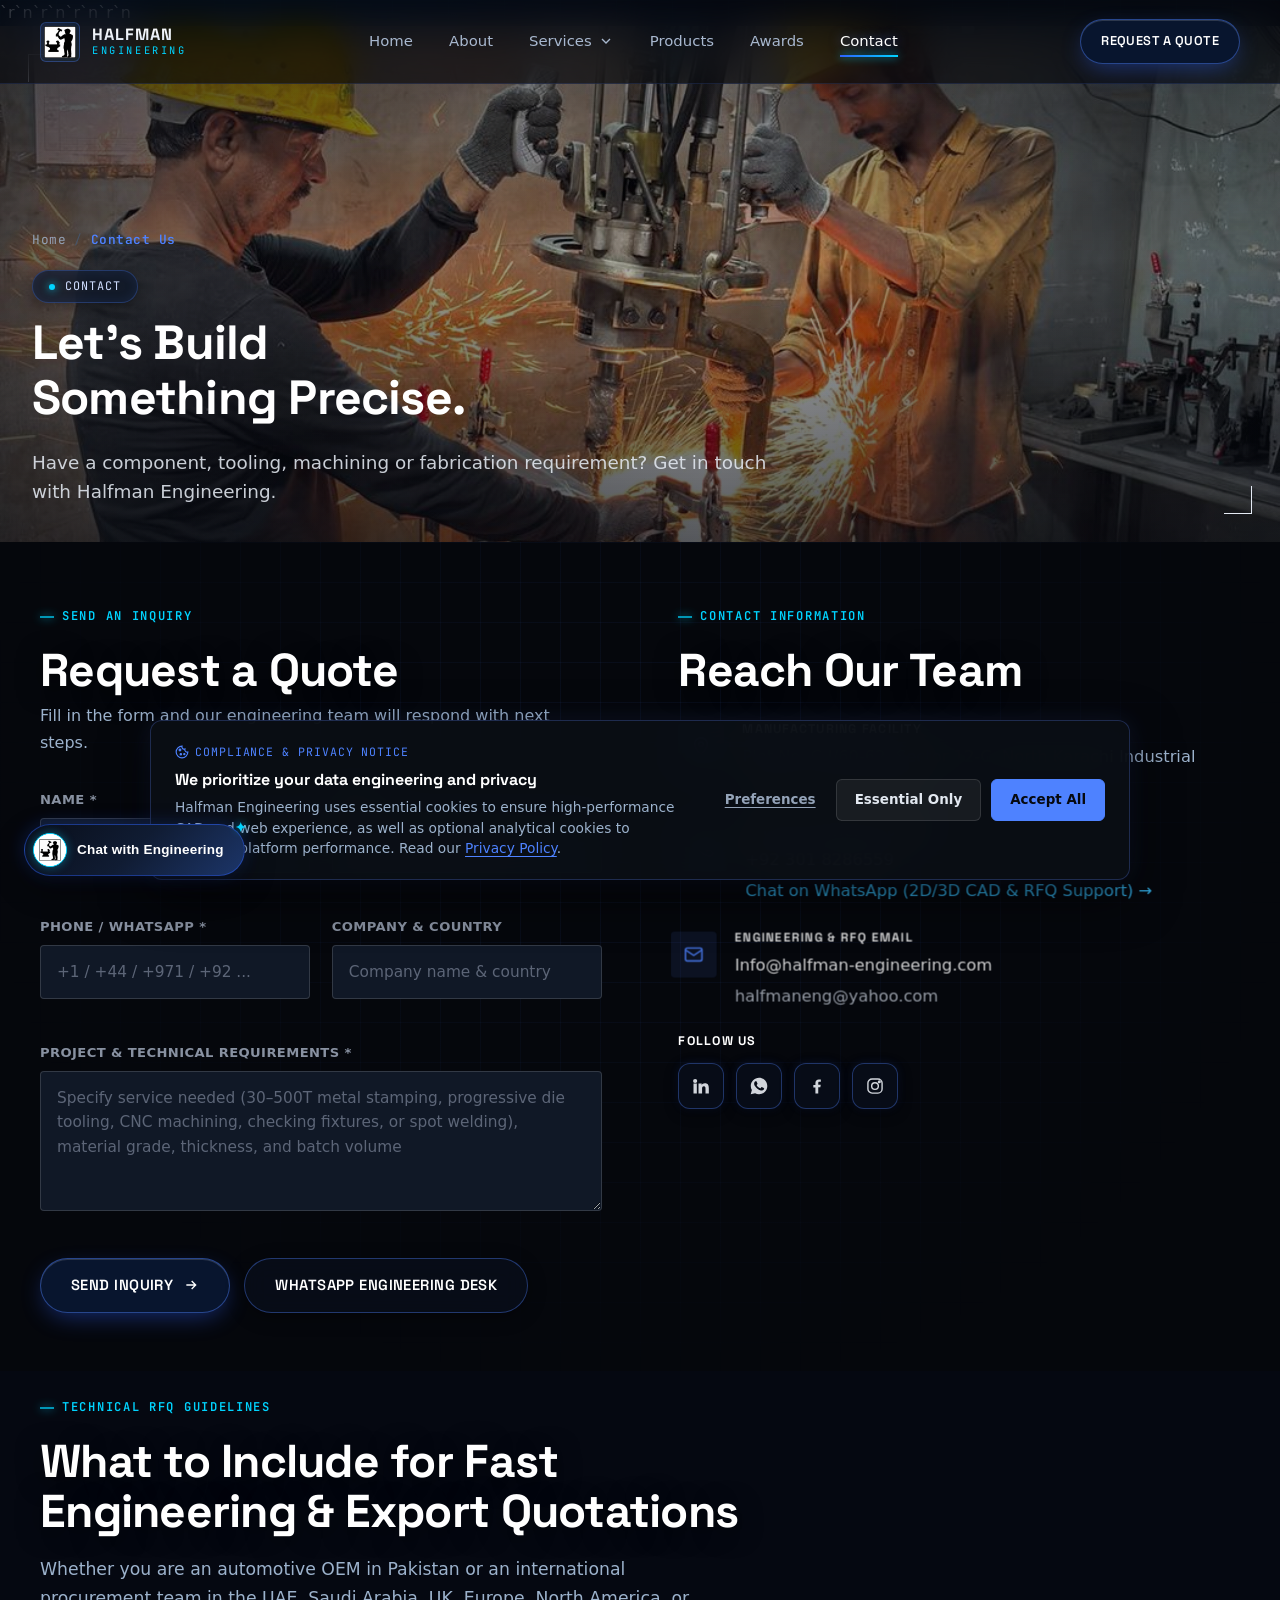
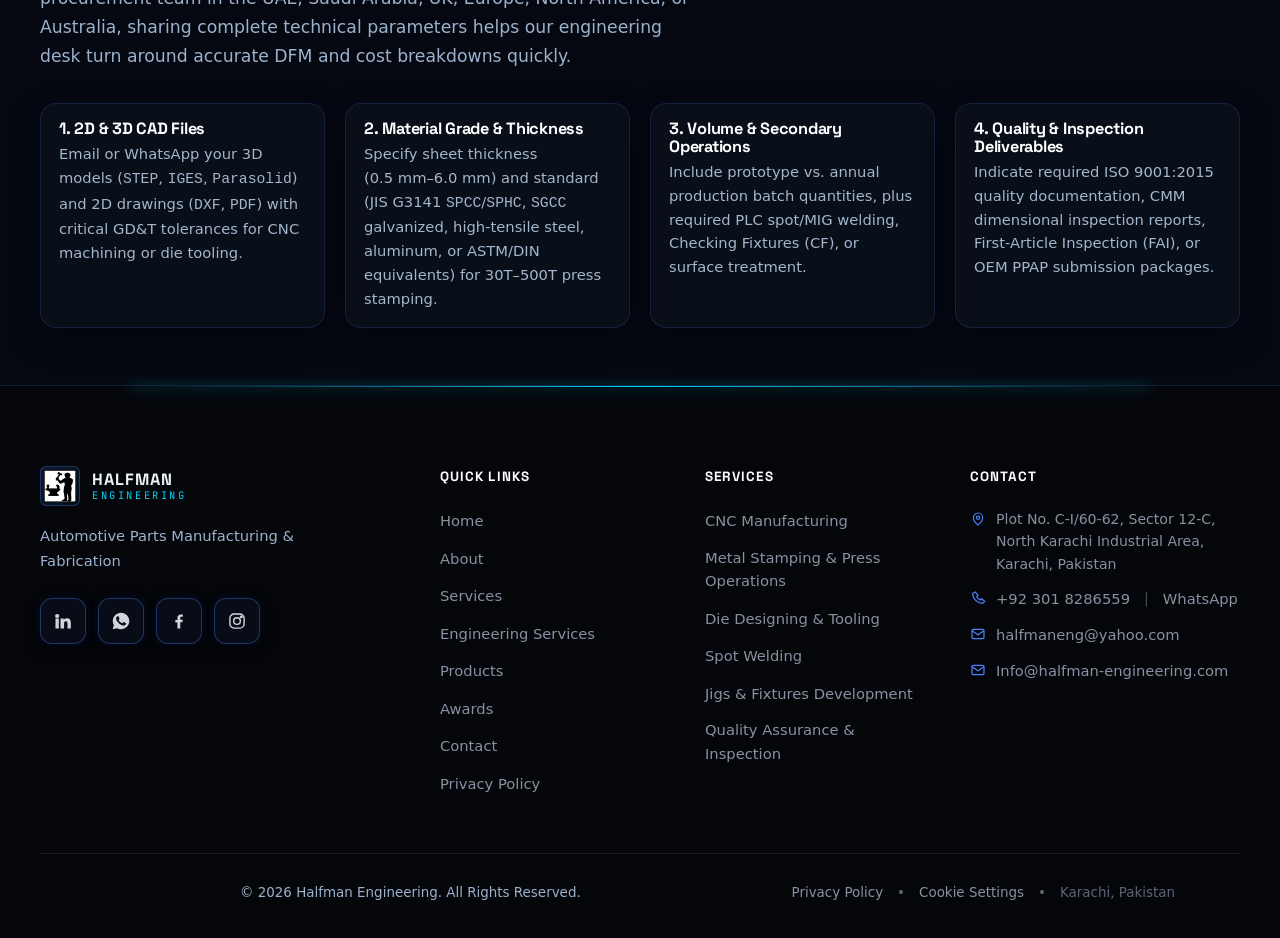
<file: contact.html>
<!DOCTYPE html>
<html lang="en">
<head>
<meta charset="UTF-8">
<meta name="viewport" content="width=device-width, initial-scale=1.0">
<title>Request a Manufacturing Quote (RFQ) | Halfman Engineering</title>
<meta name="description" content="Submit your 2D/3D CAD drawings for sheet metal stamping, progressive dies, CNC machining, checking fixtures &amp; OEM fabrication. Direct RFQ &amp; WhatsApp support.">
<meta name="keywords" content="Contact Halfman Engineering, request manufacturing quote Karachi, North Karachi Industrial Area engineering company, CNC machining RFQ Pakistan, automotive parts supplier contact">
<meta name="robots" content="index, follow, max-image-preview:large, max-snippet:-1, max-video-preview:-1">
<link rel="canonical" href="https://halfman-engineering.com/contact.html">
<meta property="og:type" content="website">
<meta property="og:locale" content="en_US">
<meta property="og:site_name" content="Halfman Engineering">
<meta property="og:title" content="Request a Manufacturing Quote (RFQ) | Halfman Engineering">
<meta property="og:description" content="Submit your 2D/3D CAD drawings for sheet metal stamping, progressive dies, CNC machining, checking fixtures &amp; OEM fabrication. Direct RFQ &amp; WhatsApp support.">
<meta property="og:url" content="https://halfman-engineering.com/contact.html">
<meta property="og:image" content="https://halfman-engineering.com/images/welding-shop-2-clean.jpg">
<meta property="og:image:alt" content="Halfman Engineering Manufacturing and Welding Facility in North Karachi Industrial Area">
<meta name="twitter:card" content="summary_large_image">
<meta name="twitter:title" content="Request a Manufacturing Quote (RFQ) | Halfman Engineering">
<meta name="twitter:description" content="Submit your 2D/3D CAD drawings for sheet metal stamping, progressive dies, CNC machining, checking fixtures &amp; OEM fabrication. Direct RFQ &amp; WhatsApp support.">
<meta name="twitter:image" content="https://halfman-engineering.com/images/welding-shop-2-clean.jpg">
<link rel="dns-prefetch" href="//fonts.googleapis.com">
<link rel="dns-prefetch" href="//fonts.gstatic.com">
<link rel="preconnect" href="https://fonts.googleapis.com">
<link rel="preconnect" href="https://fonts.gstatic.com" crossorigin>
<link href="https://fonts.googleapis.com/css2?family=Space+Grotesk:wght@500;600;700&family=Plus+Jakarta+Sans:wght@400;500;600;700;800&family=JetBrains+Mono:wght@400;500;600&display=swap" rel="stylesheet">
<link rel="stylesheet" href="css/style.css">
<link rel="stylesheet" href="css/chatbot.css">
<link rel="icon" href="favicon.ico" sizes="any">`r`n<link rel="icon" type="image/svg+xml" href="favicon.svg">`r`n<link rel="icon" type="image/png" sizes="48x48" href="favicon-48x48.png">`r`n<link rel="icon" type="image/png" sizes="512x512" href="favicon-512x512.png">`r`n<link rel="apple-touch-icon" href="favicon-512x512.png">
<script type="application/ld+json">
{
  "@context": "https://schema.org",
  "@graph": [
    {
      "@type": "ContactPage",
      "@id": "https://halfman-engineering.com/contact.html#contactpage",
      "name": "Contact Halfman Engineering — Request a Manufacturing Quote",
      "description": "Contact details and quotation request form for Halfman Engineering, ISO 9001:2015 certified automotive parts manufacturer in North Karachi Industrial Area, Karachi, Pakistan.",
      "url": "https://halfman-engineering.com/contact.html",
      "mainEntity": {
        "@type": ["Organization", "LocalBusiness", "AutoPartsManufacturer"],
        "@id": "https://halfman-engineering.com/#organization",
        "name": "Halfman Engineering",
        "url": "https://halfman-engineering.com/",
        "telephone": "+92-301-8286559",
        "email": "Info@halfman-engineering.com",
        "address": {
          "@type": "PostalAddress",
          "streetAddress": "Plot No. C-I/60-62, Sector 12-C, North Karachi Industrial Area",
          "addressLocality": "Karachi",
          "addressRegion": "Sindh",
          "postalCode": "75850",
          "addressCountry": "PK"
        },
        "contactPoint": [
          {
            "@type": "ContactPoint",
            "telephone": "+92-301-8286559",
            "email": "Info@halfman-engineering.com",
            "contactType": "sales",
            "areaServed": ["PK", "AE", "SA", "GB", "US", "CA", "AU", "Worldwide"],
            "availableLanguage": ["English", "Urdu"]
          }
        ]
      }
    },
    {
      "@type": "BreadcrumbList",
      "itemListElement": [
        {
          "@type": "ListItem",
          "position": 1,
          "name": "Home",
          "item": "https://halfman-engineering.com/"
        },
        {
          "@type": "ListItem",
          "position": 2,
          "name": "Contact",
          "item": "https://halfman-engineering.com/contact.html"
        }
      ]
    }
  ]
}
</script>
</head>
<body>
<a href="#main" class="skip-link">Skip to main content</a>

<header class="site-header">
  <div class="container header-inner">
    <a href="/" class="brand" aria-label="Halfman Engineering — Home">
      <img loading="eager" decoding="async" src="images/halfman logo.png" alt="Halfman Engineering Logo" class="brand-mark" width="220" height="220">
      <span class="brand-text"><span class="name">HALFMAN</span><span class="tag">Engineering</span></span>
    </a>
    <nav class="nav-primary" aria-label="Primary">
      <a href="/">Home</a>
      <a href="about.html">About</a>
      <div class="nav-dropdown">
        <a href="services.html" class="nav-dropdown-toggle" aria-haspopup="true" aria-expanded="false">Services <svg viewBox="0 0 24 24" fill="none" stroke="currentColor" stroke-width="2" width="16" height="16"><path d="M6 9l6 6 6-6"/></svg></a>
        <div class="nav-dropdown-menu" role="menu">
          <a href="services.html" role="menuitem">All Services</a>
          <a href="engineering-services.html" role="menuitem">Engineering Services</a>
        </div>
      </div>
      <a href="products.html">Products</a>
      <a href="awards.html">Awards</a>
      <a href="contact.html" aria-current="page">Contact</a>
    </nav>
    <div class="header-actions">
      <a href="contact.html" class="btn btn-primary btn-sm">Request a Quote</a>
      <button class="nav-toggle" aria-label="Open menu" aria-expanded="false" aria-controls="mobile-nav">
        <span></span>
      </button>
    </div>
  </div>
</header>

<nav class="nav-panel" id="mobile-nav" aria-label="Mobile">
  <button class="nav-panel-close" aria-label="Close menu">
    <svg viewBox="0 0 24 24" fill="none" stroke="currentColor" stroke-width="1.8" width="20" height="20"><path d="M6 6l12 12M18 6L6 18"/></svg>
  </button>
  <a href="/">Home</a>
  <a href="about.html">About</a>
  <div class="nav-dropdown">
    <a href="services.html" class="nav-dropdown-toggle" aria-haspopup="true" aria-expanded="false">Services <svg viewBox="0 0 24 24" fill="none" stroke="currentColor" stroke-width="2" width="16" height="16"><path d="M6 9l6 6 6-6"/></svg></a>
    <div class="nav-dropdown-menu" role="menu">
      <a href="services.html" role="menuitem">All Services</a>
      <a href="engineering-services.html" role="menuitem">Engineering Services</a>
    </div>
  </div>
  <a href="products.html">Products</a>
  <a href="awards.html">Awards</a>
  <a href="contact.html" aria-current="page">Contact</a>
  <a href="contact.html" class="btn btn-primary btn-block">Request a Quote</a>
  <div class="nav-panel-meta">Plot No. C-I/60-62, Sector 12-C, North Karachi Industrial Area, Karachi, Pakistan<br>Automotive Parts Manufacturer &amp; Engineering Fabrication</div>
</nav>

<main id="main">

  <!-- ================= HERO ================= -->
  <section class="hero page-hero page-hero-compact">
    <div class="hero-media">
      <img decoding="async" src="images/welding-shop-2-clean.jpg"
           data-fallback="Contact Halfman Engineering — Let's Build Something Precise"
           alt="Precision automotive fabrication at Halfman Engineering" loading="eager" fetchpriority="high" width="1050" height="1400">
    </div>
    <span class="hero-corner tl" aria-hidden="true"></span>
    <span class="hero-corner br" aria-hidden="true"></span>
    <div class="container hero-content">
      <nav class="hm-breadcrumbs" aria-label="Breadcrumbs">
        <span class="hm-breadcrumb-item"><a href="/">Home</a></span>
        <span class="hm-breadcrumb-sep">/</span>
        <span class="hm-breadcrumb-item active" aria-current="page">Contact Us</span>
      </nav>
      <span class="hero-tag"><span class="dot"></span>Contact</span>
      <h1><span class="hero-line-break">Let's Build</span> <span class="hero-line-break">Something Precise.</span></h1>
      <p class="lede">Have a component, tooling, machining or fabrication requirement? Get in touch with Halfman Engineering.</p>
    </div>
  </section>

  <!-- ================= CONTACT FORM + INFO ================= -->
  <section class="section section-dark grid-overlay">
    <div class="container split" style="align-items:flex-start;"> 

      <div data-reveal>
        <span class="eyebrow">Send an Inquiry</span>
        <h2 style="margin-bottom:8px;">Request a Quote</h2>
        <p style="color:var(--steel-200);margin-bottom:32px;">Fill in the form and our engineering team will respond with next steps.</p>

        <form data-contact-form action="https://formspree.io/f/xaendpjg" method="POST" novalidate>
          <div class="form-grid">
            <div class="field" data-invalid="false">
              <label for="name">Name <span aria-hidden="true">*</span></label>
              <input type="text" id="name" name="name" placeholder="Your full name" required aria-required="true">
              <span class="field-error" role="alert"></span>
            </div>
            <div class="field" data-invalid="false">
              <label for="email">Email <span aria-hidden="true">*</span></label>
              <input type="email" id="email" name="email" placeholder="you@company.com" required aria-required="true">
              <span class="field-error" role="alert"></span>
            </div>
            <div class="field" data-invalid="false">
              <label for="phone">Phone / WhatsApp <span aria-hidden="true">*</span></label>
              <input type="tel" id="phone" name="phone" placeholder="+1 / +44 / +971 / +92 ..." required aria-required="true">
              <span class="field-error" role="alert"></span>
            </div>
            <div class="field" data-invalid="false">
              <label for="company">Company &amp; Country</label>
              <input type="text" id="company" name="company" placeholder="Company name &amp; country">
              <span class="field-error" role="alert"></span>
            </div>
            <div class="field full" data-invalid="false">
              <label for="message">Project &amp; Technical Requirements <span aria-hidden="true">*</span></label>
              <textarea id="message" name="message" placeholder="Specify service needed (30–500T metal stamping, progressive die tooling, CNC machining, checking fixtures, or spot welding), material grade, thickness, and batch volume" required aria-required="true"></textarea>
              <span class="field-error" role="alert"></span>
            </div>
          </div>

          <div style="display:flex;flex-wrap:wrap;gap:14px;margin-top:26px;align-items:center;">
            <button type="submit" class="btn btn-primary" data-track-cta="rfq_form_submit_btn">
              Send Inquiry
              <svg viewBox="0 0 24 24" fill="none" stroke="currentColor" stroke-width="2"><path d="M5 12h14M13 6l6 6-6 6"/></svg>
            </button>
            <a href="https://wa.me/923018286559?text=Hello%20Halfman%20Engineering%2C%20I%20would%20like%20to%20request%20a%20quote%20for%20a%20manufacturing%20project." target="_blank" rel="noopener" class="btn btn-outline" data-track-cta="whatsapp_rfq_direct">
              WhatsApp Engineering Desk
            </a>
          </div>

          <div class="form-status" role="status" aria-live="polite">
            <svg viewBox="0 0 24 24" fill="none" stroke="currentColor" stroke-width="2"><path d="M8 12l3 3 5-6"/><circle cx="12" cy="12" r="9"/></svg>
            <span></span>
          </div>
        </form>
      </div>

      <div data-reveal>
        <span class="eyebrow">Contact Information</span>
        <h2 style="margin-bottom:28px;">Reach Our Team</h2>
        <div class="contact-info-list">
          <div class="contact-info-item">
            <div class="ci-icon"><svg viewBox="0 0 24 24" fill="none" stroke="currentColor" stroke-width="1.8"><path d="M12 21s-7-6.3-7-11a7 7 0 0114 0c0 4.7-7 11-7 11z"/><circle cx="12" cy="10" r="2.4"/></svg></div>
            <div><h4>Manufacturing Facility</h4><p>Plot No. C-I/60-62, Sector 12-C, North Karachi Industrial Area, Karachi, Pakistan</p></div>
          </div>
          <div class="contact-info-item">
            <div class="ci-icon"><svg viewBox="0 0 24 24" fill="none" stroke="currentColor" stroke-width="1.8"><path d="M4 5c0 8.3 6.7 15 15 15l3-3-5-4-2 2c-2-1-4-3-5-5l2-2-4-5z"/></svg></div>
            <div>
              <h4>Phone &amp; WhatsApp Direct</h4>
              <p><a href="tel:+923018286559" style="color:var(--white);text-decoration:none;">+92 301 8286559</a></p>
              <p style="margin-top:4px;"><a href="https://wa.me/923018286559" target="_blank" rel="noopener" style="color:var(--cyan-400, #38bdf8);text-decoration:none;">Chat on WhatsApp (2D/3D CAD &amp; RFQ Support) &rarr;</a></p>
            </div>
          </div>
          <div class="contact-info-item">
            <div class="ci-icon"><svg viewBox="0 0 24 24" fill="none" stroke="currentColor" stroke-width="1.8"><rect x="3" y="5" width="18" height="14" rx="2"/><path d="M3 7l9 6 9-6"/></svg></div>
            <div>
              <h4>Engineering &amp; RFQ Email</h4>
              <p><a href="mailto:Info@halfman-engineering.com" style="color:var(--white);text-decoration:none;">Info@halfman-engineering.com</a></p>
              <p style="margin-top:4px;"><a href="mailto:halfmaneng@yahoo.com" style="color:var(--steel-200);text-decoration:none;">halfmaneng@yahoo.com</a></p>
            </div>
          </div>
        </div>

        <div style="margin-top:28px;">
          <h4 style="font-family:var(--font-head);font-size:.78rem;letter-spacing:.1em;text-transform:uppercase;color:var(--steel-300);margin-bottom:14px;">Follow Us</h4>
          <div class="social-row">
          <a href="https://linkedin.com" target="_blank" rel="noopener" aria-label="Halfman Engineering on LinkedIn"><svg viewBox="0 0 24 24" fill="currentColor"><path d="M4.98 3.5a2.5 2.5 0 11-.02 5 2.5 2.5 0 01.02-5zM3 9h4v12H3zM9 9h3.8v1.7h.05c.53-.95 1.83-1.95 3.77-1.95 4.03 0 4.78 2.55 4.78 5.86V21h-4v-5.7c0-1.36-.03-3.1-1.9-3.1-1.9 0-2.2 1.48-2.2 3v5.8H9z"/></svg></a>
            <a href="https://wa.me/923018286559" target="_blank" rel="noopener" aria-label="Chat with Halfman Engineering on WhatsApp"><svg viewBox="0 0 24 24" fill="currentColor"><path d="M12.04 2C6.58 2 2.13 6.45 2.13 11.91c0 1.75.46 3.45 1.32 4.95L2.05 22l5.25-1.38c1.45.79 3.08 1.21 4.74 1.21 5.46 0 9.91-4.45 9.91-9.91C21.95 6.45 17.5 2 12.04 2zm5.82 14.01c-.24.68-1.41 1.3-1.95 1.38-.5.08-1.13.11-1.83-.11-.42-.13-.97-.31-1.67-.61-2.95-1.27-4.88-4.25-5.03-4.45-.15-.2-1.2-1.6-1.2-3.05 0-1.45.76-2.16 1.03-2.46.27-.3.59-.37.79-.37.2 0 .4 0 .57.01.18.01.43-.07.67.51.24.59.82 2.01.89 2.16.07.15.12.32.02.52-.1.2-.15.32-.3.5-.15.17-.31.39-.44.52-.15.15-.3.31-.13.61.17.3.76 1.25 1.63 2.03 1.12 1 2.06 1.31 2.36 1.46.3.15.47.12.64-.07.17-.2.74-.86.94-1.16.2-.3.4-.25.67-.15.27.1 1.73.82 2.03.97.3.15.5.22.57.35.07.12.07.72-.17 1.4z"/></svg></a>
            <a href="https://www.facebook.com/share/19BxgiYAWf/" target="_blank" rel="noopener" aria-label="Halfman Engineering on Facebook"><svg viewBox="0 0 24 24" fill="currentColor"><path d="M13.5 21v-7.5H16l.5-3H13.5V8.4c0-.87.24-1.46 1.5-1.46H16.6V4.3C16.3 4.26 15.3 4.17 14.1 4.17c-2.4 0-4 1.47-4 4.17v2.33H7.6v3h2.5V21z"/></svg></a>
            <a href="https://www.instagram.com/halfmanengineering" target="_blank" rel="noopener" aria-label="Halfman Engineering on Instagram"><svg viewBox="0 0 24 24" fill="none" stroke="currentColor" stroke-width="1.7"><rect x="3.5" y="3.5" width="17" height="17" rx="5"/><circle cx="12" cy="12" r="4"/><circle cx="17.2" cy="6.8" r="1"/></svg></a>
          </div>
        </div>
      </div>

    </div>
  </section>

  <!-- ================= INTERNATIONAL & OEM RFQ SUBMISSION CHECKLIST ================= -->
  <section class="section" style="padding-top:20px;">
    <div class="container" data-reveal>
      <div class="section-header">
        <span class="eyebrow">Technical RFQ Guidelines</span>
        <h2>What to Include for Fast Engineering &amp; Export Quotations</h2>
        <p class="lede">Whether you are an automotive OEM in Pakistan or an international procurement team in the UAE, Saudi Arabia, UK, Europe, North America, or Australia, sharing complete technical parameters helps our engineering desk turn around accurate DFM and cost breakdowns quickly.</p>
      </div>
      <div class="value-list" style="display:grid;grid-template-columns:repeat(auto-fit,minmax(260px,1fr));gap:20px;margin-top:28px;">
        <div class="value-item">
          <div>
            <h4>1. 2D &amp; 3D CAD Files</h4>
            <p>Email or WhatsApp your 3D models (<code>STEP</code>, <code>IGES</code>, <code>Parasolid</code>) and 2D drawings (<code>DXF</code>, <code>PDF</code>) with critical GD&amp;T tolerances for <a href="services.html#cnc-machining">CNC machining</a> or <a href="services.html#die-designing">die tooling</a>.</p>
          </div>
        </div>
        <div class="value-item">
          <div>
            <h4>2. Material Grade &amp; Thickness</h4>
            <p>Specify sheet thickness (0.5&nbsp;mm–6.0&nbsp;mm) and standard (JIS G3141 <code>SPCC</code>/<code>SPHC</code>, <code>SGCC</code> galvanized, high-tensile steel, aluminum, or ASTM/DIN equivalents) for <a href="services.html#press-operations">30T–500T press stamping</a>.</p>
          </div>
        </div>
        <div class="value-item">
          <div>
            <h4>3. Volume &amp; Secondary Operations</h4>
            <p>Include prototype vs. annual production batch quantities, plus required <a href="services.html#spot-welding">PLC spot/MIG welding</a>, <a href="engineering-services.html#checking-fixtures">Checking Fixtures (CF)</a>, or surface treatment.</p>
          </div>
        </div>
        <div class="value-item">
          <div>
            <h4>4. Quality &amp; Inspection Deliverables</h4>
            <p>Indicate required <a href="services.html#quality-department">ISO 9001:2015 quality documentation</a>, CMM dimensional inspection reports, First-Article Inspection (FAI), or OEM PPAP submission packages.</p>
          </div>
        </div>
      </div>
    </div>
  </section>

</main>

<footer class="site-footer">
  <div class="container">
    <div class="footer-grid">
      <div class="footer-brand">
        <a href="/" class="brand" aria-label="Halfman Engineering — Home">
          <img loading="eager" decoding="async" src="images/halfman logo.png" alt="Halfman Engineering Logo" class="brand-mark" width="220" height="220">
          <span class="brand-text"><span class="name">HALFMAN</span><span class="tag">Engineering</span></span>
        </a>
        <p>Automotive Parts Manufacturing &amp; Fabrication</p>
        <div class="social-row">
          <a href="https://linkedin.com" target="_blank" rel="noopener" aria-label="Halfman Engineering on LinkedIn"><svg viewBox="0 0 24 24" fill="currentColor"><path d="M4.98 3.5a2.5 2.5 0 11-.02 5 2.5 2.5 0 01.02-5zM3 9h4v12H3zM9 9h3.8v1.7h.05c.53-.95 1.83-1.95 3.77-1.95 4.03 0 4.78 2.55 4.78 5.86V21h-4v-5.7c0-1.36-.03-3.1-1.9-3.1-1.9 0-2.2 1.48-2.2 3v5.8H9z"/></svg></a>
          <a href="https://wa.me/923018286559" target="_blank" rel="noopener" aria-label="Chat with Halfman Engineering on WhatsApp"><svg viewBox="0 0 24 24" fill="currentColor"><path d="M12.04 2C6.58 2 2.13 6.45 2.13 11.91c0 1.75.46 3.45 1.32 4.95L2.05 22l5.25-1.38c1.45.79 3.08 1.21 4.74 1.21 5.46 0 9.91-4.45 9.91-9.91C21.95 6.45 17.5 2 12.04 2zm5.82 14.01c-.24.68-1.41 1.3-1.95 1.38-.5.08-1.13.11-1.83-.11-.42-.13-.97-.31-1.67-.61-2.95-1.27-4.88-4.25-5.03-4.45-.15-.2-1.2-1.6-1.2-3.05 0-1.45.76-2.16 1.03-2.46.27-.3.59-.37.79-.37.2 0 .4 0 .57.01.18.01.43-.07.67.51.24.59.82 2.01.89 2.16.07.15.12.32.02.52-.1.2-.15.32-.3.5-.15.17-.31.39-.44.52-.15.15-.3.31-.13.61.17.3.76 1.25 1.63 2.03 1.12 1 2.06 1.31 2.36 1.46.3.15.47.12.64-.07.17-.2.74-.86.94-1.16.2-.3.4-.25.67-.15.27.1 1.73.82 2.03.97.3.15.5.22.57.35.07.12.07.72-.17 1.4z"/></svg></a>
          <a href="https://www.facebook.com/share/19BxgiYAWf/" target="_blank" rel="noopener" aria-label="Halfman Engineering on Facebook"><svg viewBox="0 0 24 24" fill="currentColor"><path d="M13.5 21v-7.5H16l.5-3H13.5V8.4c0-.87.24-1.46 1.5-1.46H16.6V4.3C16.3 4.26 15.3 4.17 14.1 4.17c-2.4 0-4 1.47-4 4.17v2.33H7.6v3h2.5V21z"/></svg></a>
          <a href="https://www.instagram.com/halfmanengineering" target="_blank" rel="noopener" aria-label="Halfman Engineering on Instagram"><svg viewBox="0 0 24 24" fill="none" stroke="currentColor" stroke-width="1.7"><rect x="3.5" y="3.5" width="17" height="17" rx="5"/><circle cx="12" cy="12" r="4"/><circle cx="17.2" cy="6.8" r="1"/></svg></a>
        </div>
      </div>
      <div class="footer-col">
        <h5>Quick Links</h5>
        <ul>
          <li><a href="/">Home</a></li>
          <li><a href="about.html">About</a></li>
          <li><a href="services.html">Services</a></li>
          <li><a href="engineering-services.html">Engineering Services</a></li>
          <li><a href="products.html">Products</a></li>
          <li><a href="awards.html">Awards</a></li>
          <li><a href="contact.html">Contact</a></li>
          <li><a href="privacy-policy.html">Privacy Policy</a></li>
        </ul>
      </div>
      <div class="footer-col">
        <h5>Services</h5>
        <ul>
          <li><a href="services.html#cnc-machining">CNC Manufacturing</a></li>
          <li><a href="services.html#press-operations">Metal Stamping &amp; Press Operations</a></li>
          <li><a href="services.html#die-designing">Die Designing &amp; Tooling</a></li>
          <li><a href="services.html#spot-welding">Spot Welding</a></li>
          <li><a href="engineering-services.html#welding-jigs">Jigs &amp; Fixtures Development</a></li>
          <li><a href="services.html#quality-department">Quality Assurance &amp; Inspection</a></li>
        </ul>
      </div>
      <div class="footer-col">
        <h5>Contact</h5>
        <ul>
          <li class="fc-item"><svg viewBox="0 0 24 24" fill="none" stroke="currentColor" stroke-width="1.8"><path d="M12 21s-7-6.3-7-11a7 7 0 0114 0c0 4.7-7 11-7 11z"/><circle cx="12" cy="10" r="2.4"/></svg>Plot No. C-I/60-62, Sector 12-C, North Karachi Industrial Area, Karachi, Pakistan</li>
          <li class="fc-item"><svg viewBox="0 0 24 24" fill="none" stroke="currentColor" stroke-width="1.8"><path d="M4 5c0 8.3 6.7 15 15 15l3-3-5-4-2 2c-2-1-4-3-5-5l2-2-4-5z"/></svg><a href="tel:+923018286559">+92 301 8286559</a> <span style="opacity:.5;margin:0 4px;">|</span> <a href="https://wa.me/923018286559" target="_blank" rel="noopener" class="footer-wa-link">WhatsApp</a></li>
          <li class="fc-item"><svg viewBox="0 0 24 24" fill="none" stroke="currentColor" stroke-width="1.8"><rect x="3" y="5" width="18" height="14" rx="2"/><path d="M3 7l9 6 9-6"/></svg><a href="mailto:halfmaneng@yahoo.com">halfmaneng@yahoo.com</a></li>
          <li class="fc-item"><svg viewBox="0 0 24 24" fill="none" stroke="currentColor" stroke-width="1.8"><rect x="3" y="5" width="18" height="14" rx="2"/><path d="M3 7l9 6 9-6"/></svg><a href="mailto:Info@halfman-engineering.com">Info@halfman-engineering.com</a></li>
        </ul>
      </div>
    </div>
    <div class="footer-bottom">
      <p>&copy; <span data-year>2026</span> Halfman Engineering. All Rights Reserved.</p>
      <div class="legal-links">
        <a href="privacy-policy.html">Privacy Policy</a>
        <span>•</span>
        <a href="javascript:void(0)" id="openCookieSettings">Cookie Settings</a>
        <span>•</span>
        <span>Karachi, Pakistan</span>
      </div>
    </div>
  </div>
</footer>

<button class="back-to-top" aria-label="Back to top">
  <svg viewBox="0 0 24 24" fill="none" stroke="currentColor" stroke-width="2"><path d="M12 19V5M6 11l6-6 6 6"/></svg>
</button>

<script src="js/vendor/gsap.min.js" defer></script>
<script src="js/vendor/ScrollTrigger.min.js" defer></script>
<script src="js/main.js" defer></script>
<script src="js/chatbot.js" defer></script>
</body>
</html>
</file>
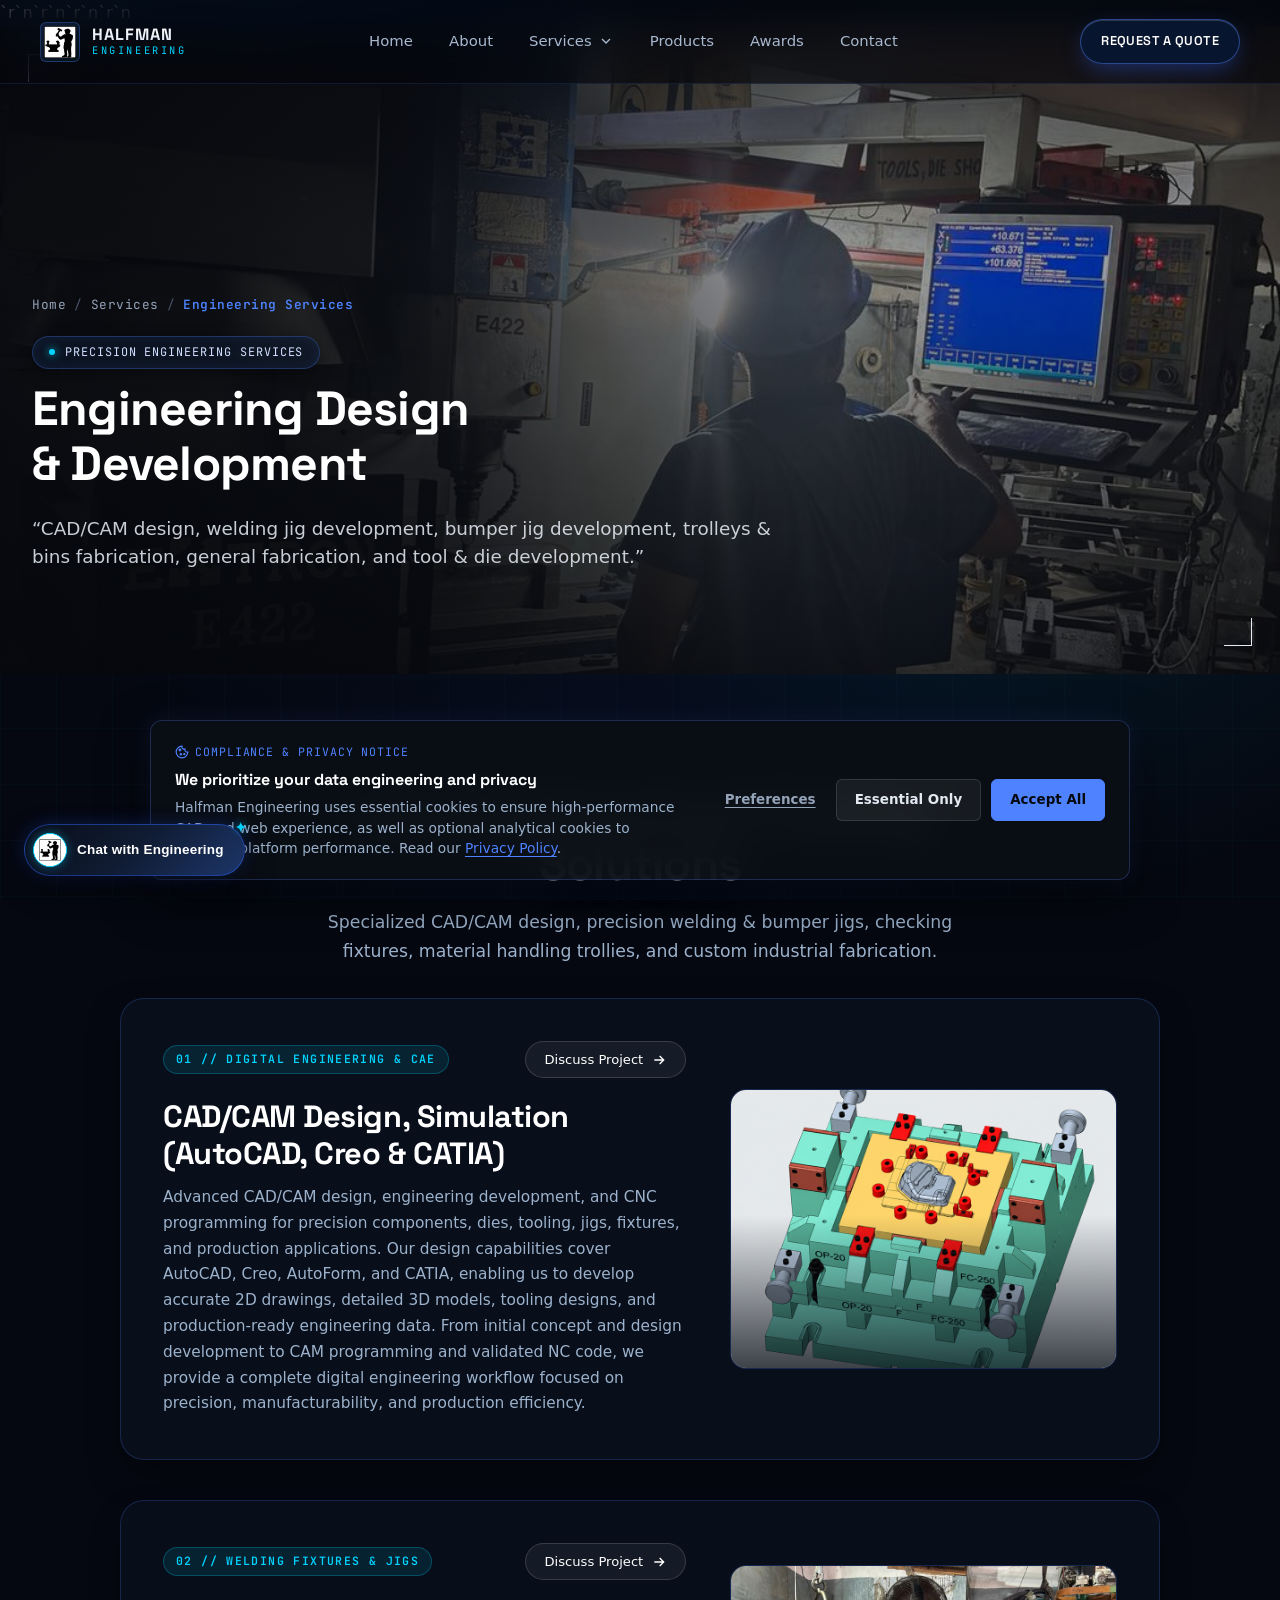
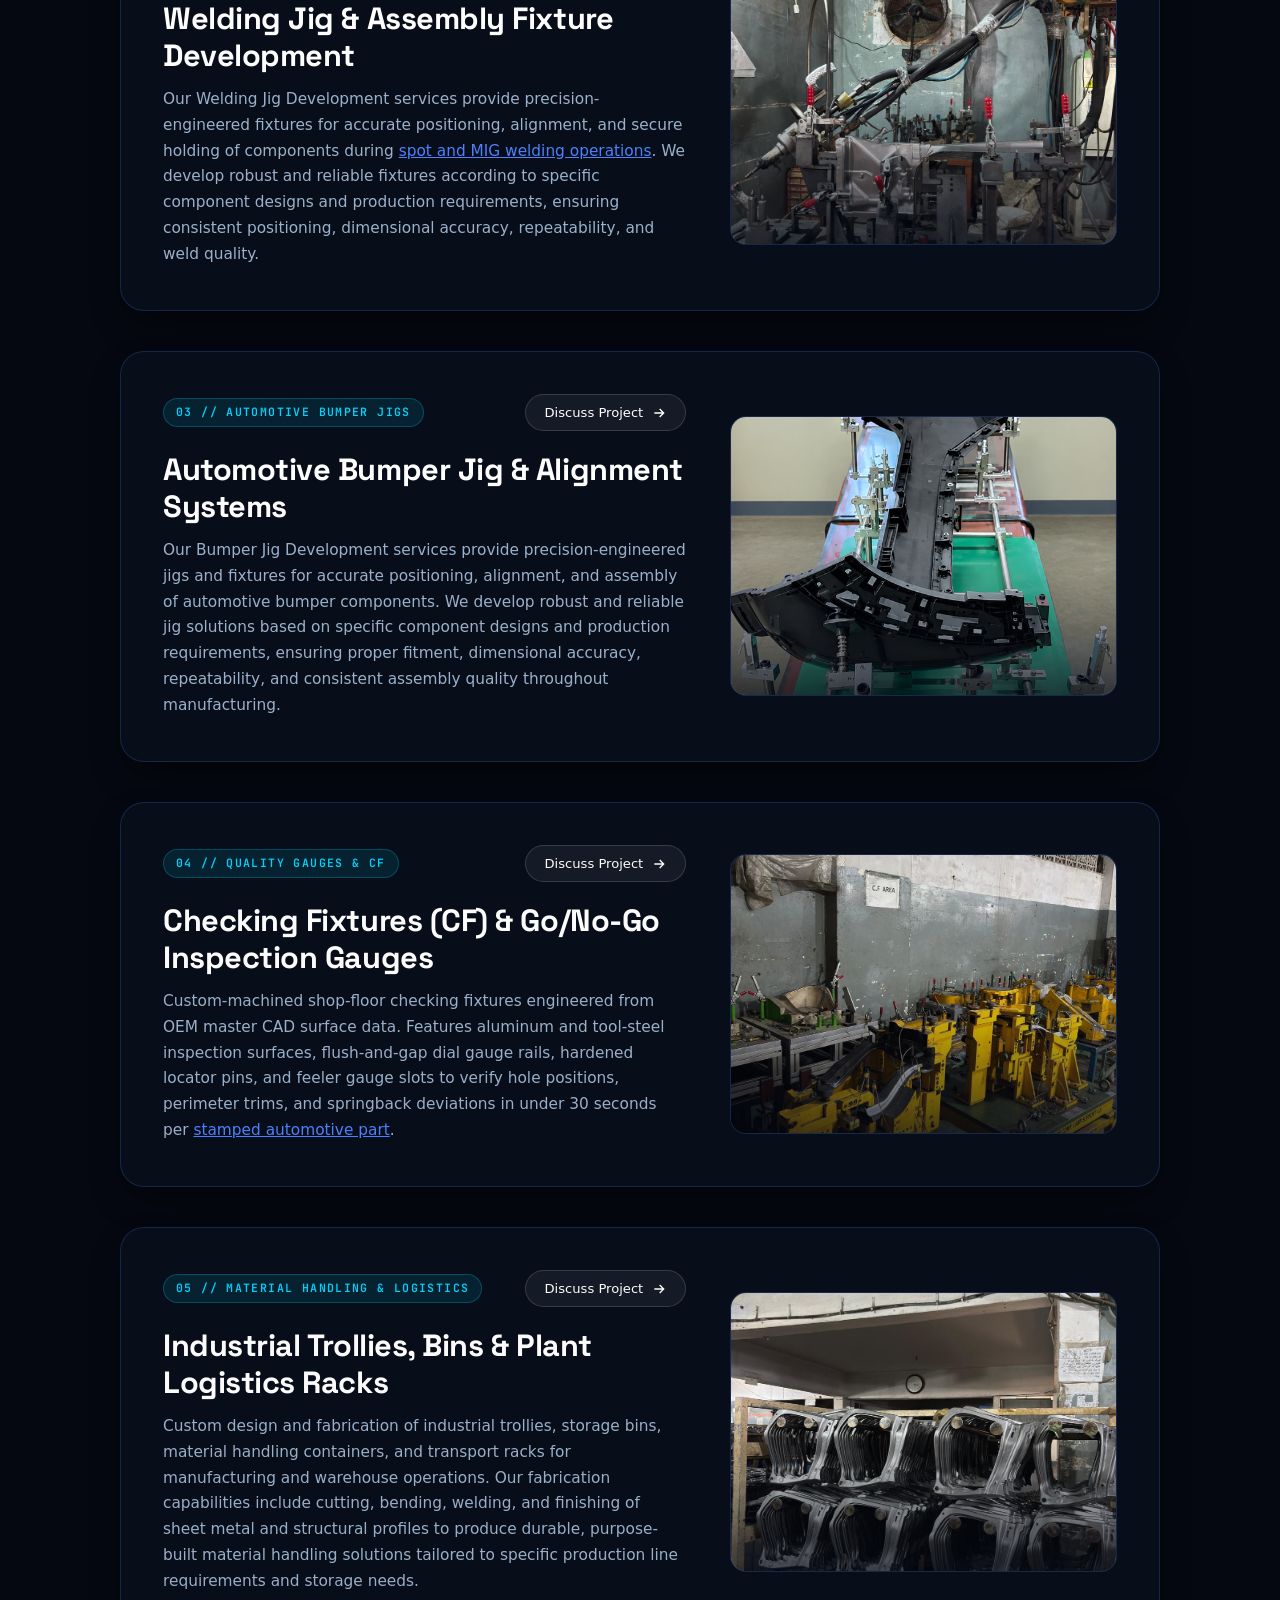
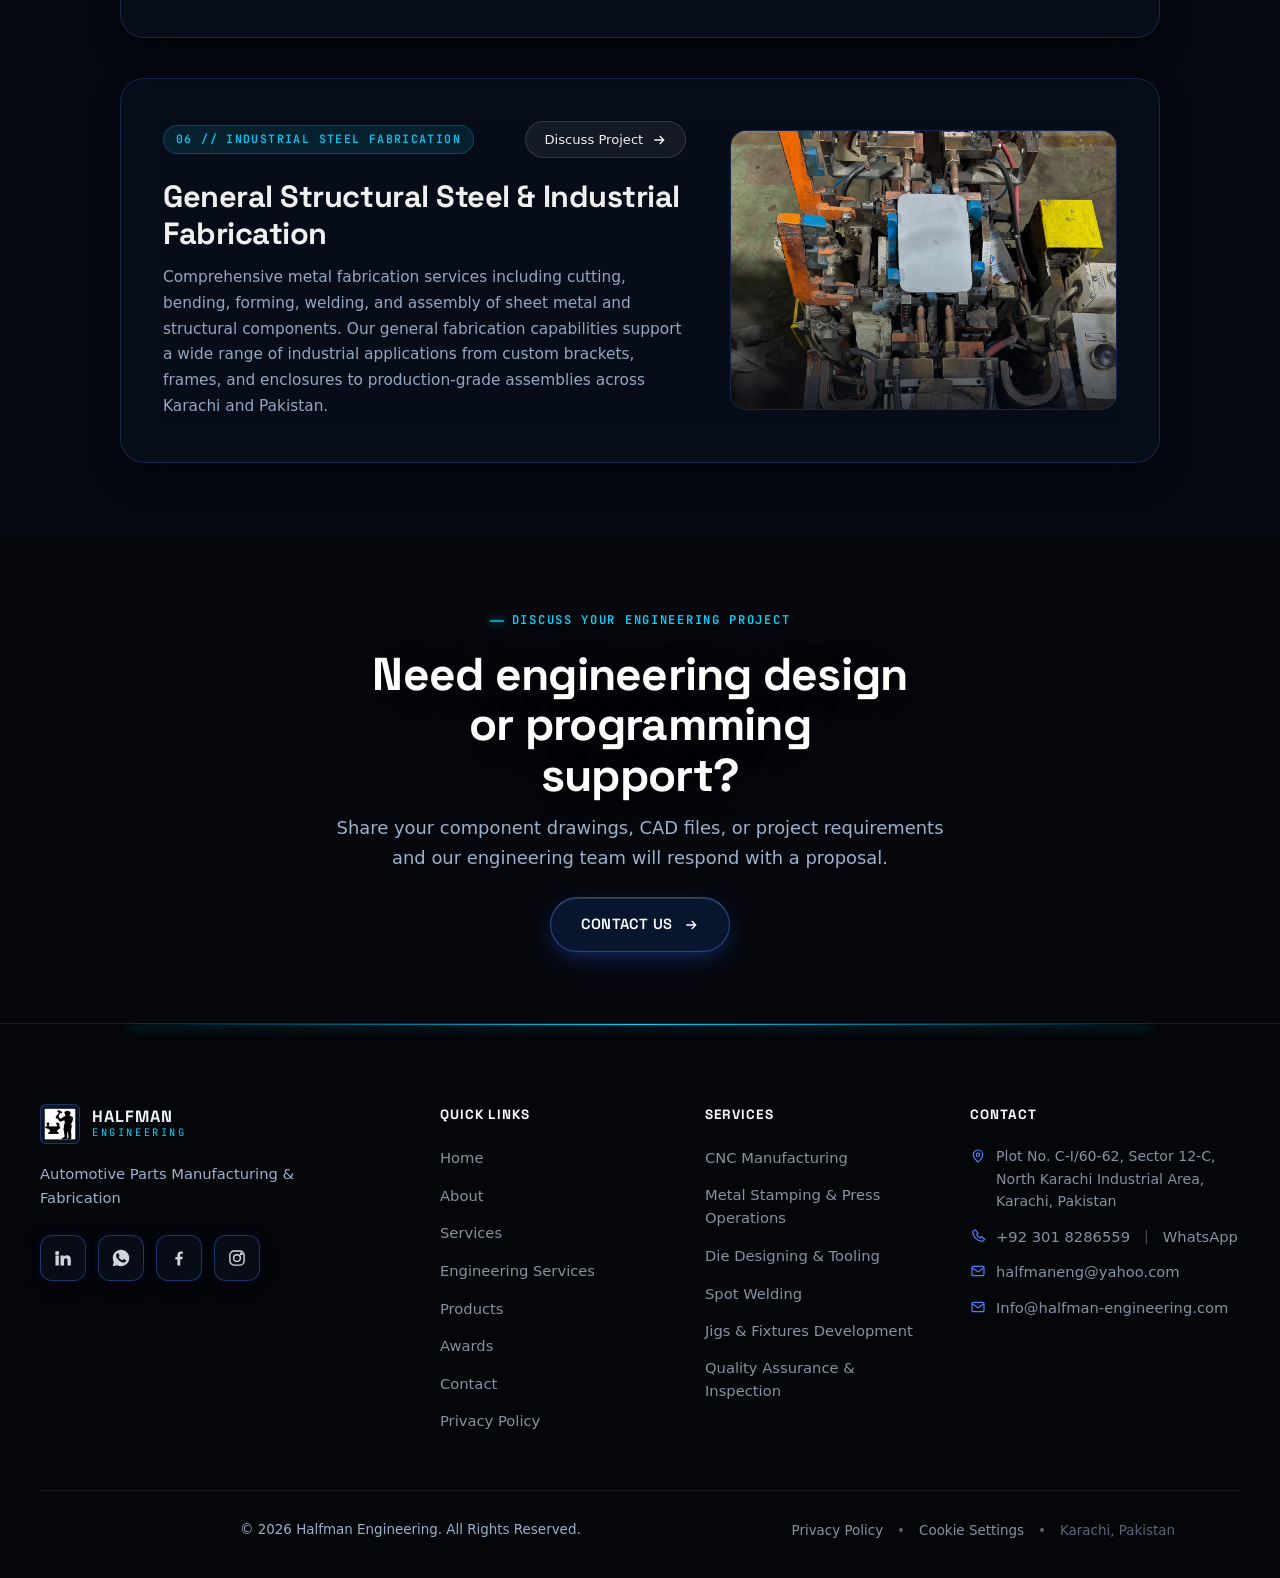
<file: engineering-services.html>
<!DOCTYPE html>
<html lang="en">
<head>
<meta charset="UTF-8">
<meta name="viewport" content="width=device-width, initial-scale=1.0">
<title>Checking Fixtures (CF), Welding Jigs &amp; CAD/CAM | Halfman</title>
<meta name="description" content="Precision CAD/CAM tooling design (Creo, AutoForm, CATIA), automotive checking fixtures (CF), pneumatic welding jigs &amp; custom industrial fabrication.">
<meta name="keywords" content="jigs and fixtures manufacturing Pakistan, automotive checking fixtures Karachi, welding jig development, bumper jig manufacturer, CAD CAM die design Pakistan, industrial trollies and bins fabrication">
<meta name="robots" content="index, follow, max-image-preview:large, max-snippet:-1, max-video-preview:-1">
<link rel="canonical" href="https://halfman-engineering.com/engineering-services.html">
<meta property="og:type" content="website">
<meta property="og:locale" content="en_US">
<meta property="og:site_name" content="Halfman Engineering">
<meta property="og:title" content="Checking Fixtures (CF), Welding Jigs &amp; CAD/CAM | Halfman">
<meta property="og:description" content="Precision CAD/CAM tooling design (Creo, AutoForm, CATIA), automotive checking fixtures (CF), pneumatic welding jigs &amp; custom industrial fabrication.">
<meta property="og:url" content="https://halfman-engineering.com/engineering-services.html">
<meta property="og:image" content="https://halfman-engineering.com/images/CNC-2-clean.jpg">
<meta property="og:image:alt" content="Precision CNC Machining and CAD/CAM Engineering Services at Halfman Engineering">
<meta name="twitter:card" content="summary_large_image">
<meta name="twitter:title" content="Checking Fixtures (CF), Welding Jigs &amp; CAD/CAM | Halfman">
<meta name="twitter:description" content="Precision CAD/CAM tooling design (Creo, AutoForm, CATIA), automotive checking fixtures (CF), pneumatic welding jigs &amp; custom industrial fabrication.">
<meta name="twitter:image" content="https://halfman-engineering.com/images/CNC-2-clean.jpg">
<link rel="dns-prefetch" href="//fonts.googleapis.com">
<link rel="dns-prefetch" href="//fonts.gstatic.com">
<link rel="preconnect" href="https://fonts.googleapis.com">
<link rel="preconnect" href="https://fonts.gstatic.com" crossorigin>
<link href="https://fonts.googleapis.com/css2?family=Space+Grotesk:wght@500;600;700&family=Plus+Jakarta+Sans:wght@400;500;600;700;800&family=JetBrains+Mono:wght@400;500;600&display=swap" rel="stylesheet">
<link rel="stylesheet" href="css/style.css">
<link rel="stylesheet" href="css/chatbot.css">
<link rel="icon" href="favicon.ico" sizes="any">`r`n<link rel="icon" type="image/svg+xml" href="favicon.svg">`r`n<link rel="icon" type="image/png" sizes="48x48" href="favicon-48x48.png">`r`n<link rel="icon" type="image/png" sizes="512x512" href="favicon-512x512.png">`r`n<link rel="apple-touch-icon" href="favicon-512x512.png">
<script type="application/ld+json">
{
  "@context": "https://schema.org",
  "@graph": [
    {
      "@type": "Service",
      "@id": "https://halfman-engineering.com/engineering-services.html#service",
      "name": "Precision Engineering, Jigs, Fixtures & Tooling Solutions",
      "serviceType": "CAD/CAM Design, Welding Jigs, Bumper Jigs, Checking Fixtures (CF), Industrial Fabrication",
      "description": "Specialized CAD/CAM design (AutoCAD, Creo, AutoForm, CATIA), precision welding & bumper jigs, shop-floor checking fixtures (CF), material handling trollies, and custom industrial steel fabrication.",
      "provider": {
        "@type": ["Organization", "LocalBusiness", "AutoPartsManufacturer"],
        "@id": "https://halfman-engineering.com/#organization",
        "name": "Halfman Engineering",
        "url": "https://halfman-engineering.com/",
        "telephone": "+92-301-8286559",
        "email": "Info@halfman-engineering.com",
        "address": {
          "@type": "PostalAddress",
          "streetAddress": "Plot No. C-I/60-62, Sector 12-C, North Karachi Industrial Area",
          "addressLocality": "Karachi",
          "addressRegion": "Sindh",
          "postalCode": "75850",
          "addressCountry": "PK"
        }
      },
      "areaServed": ["PK", "AE", "SA", "GB", "US", "CA", "AU", "Worldwide"],
      "hasOfferCatalog": {
        "@type": "OfferCatalog",
        "name": "Engineering & Tooling Solutions",
        "itemListElement": [
          { "@type": "Offer", "itemOffered": { "@type": "Service", "name": "CAD/CAM Design & Simulation (AutoCAD, Creo, AutoForm & CATIA)", "url": "https://halfman-engineering.com/engineering-services.html#cad-design" } },
          { "@type": "Offer", "itemOffered": { "@type": "Service", "name": "Welding Jig & Assembly Fixture Development", "url": "https://halfman-engineering.com/engineering-services.html#welding-jigs" } },
          { "@type": "Offer", "itemOffered": { "@type": "Service", "name": "Automotive Bumper Jig & Alignment Systems", "url": "https://halfman-engineering.com/engineering-services.html#bumper-jigs" } },
          { "@type": "Offer", "itemOffered": { "@type": "Service", "name": "Checking Fixtures (CF) & Go/No-Go Inspection Gauges", "url": "https://halfman-engineering.com/engineering-services.html#checking-fixtures" } },
          { "@type": "Offer", "itemOffered": { "@type": "Service", "name": "Industrial Trollies, Bins & Plant Logistics Racks", "url": "https://halfman-engineering.com/engineering-services.html#trollies-bins" } },
          { "@type": "Offer", "itemOffered": { "@type": "Service", "name": "General Structural Steel & Industrial Fabrication", "url": "https://halfman-engineering.com/engineering-services.html#general-fabrication" } }
        ]
      }
    },
    {
      "@type": "BreadcrumbList",
      "itemListElement": [
        {
          "@type": "ListItem",
          "position": 1,
          "name": "Home",
          "item": "https://halfman-engineering.com/"
        },
        {
          "@type": "ListItem",
          "position": 2,
          "name": "Services",
          "item": "https://halfman-engineering.com/services.html"
        },
        {
          "@type": "ListItem",
          "position": 3,
          "name": "Engineering Services",
          "item": "https://halfman-engineering.com/engineering-services.html"
        }
      ]
    }
  ]
}
</script>
</head>
<body class="page-services page-engineering-services">
<a href="#main" class="skip-link">Skip to main content</a>

<header class="site-header">
  <div class="container header-inner">
    <a href="/" class="brand" aria-label="Halfman Engineering — Home">
      <img loading="eager" decoding="async" src="images/halfman logo.png" alt="Halfman Engineering Logo" class="brand-mark" width="220" height="220">
      <span class="brand-text"><span class="name">HALFMAN</span><span class="tag">Engineering</span></span>
    </a>
    <nav class="nav-primary" aria-label="Primary">
      <a href="/">Home</a>
      <a href="about.html">About</a>
      <div class="nav-dropdown">
        <a href="services.html" class="nav-dropdown-toggle" aria-haspopup="true" aria-expanded="false">Services <svg viewBox="0 0 24 24" fill="none" stroke="currentColor" stroke-width="2" width="16" height="16"><path d="M6 9l6 6 6-6"/></svg></a>
        <div class="nav-dropdown-menu" role="menu">
          <a href="services.html" role="menuitem">All Services</a>
          <a href="engineering-services.html" role="menuitem" aria-current="page">Engineering Services</a>
        </div>
      </div>
      <a href="products.html">Products</a>
      <a href="awards.html">Awards</a>
      <a href="contact.html">Contact</a>
    </nav>
    <div class="header-actions">
      <a href="contact.html" class="btn btn-primary btn-sm">Request a Quote</a>
      <button class="nav-toggle" aria-label="Open menu" aria-expanded="false" aria-controls="mobile-nav">
        <span></span>
      </button>
    </div>
  </div>
</header>

<nav class="nav-panel" id="mobile-nav" aria-label="Mobile">
  <button class="nav-panel-close" aria-label="Close menu">
    <svg viewBox="0 0 24 24" fill="none" stroke="currentColor" stroke-width="1.8" width="20" height="20"><path d="M6 6l12 12M18 6L6 18"/></svg>
  </button>
  <a href="/">Home</a>
  <a href="about.html">About</a>
  <div class="nav-dropdown">
    <a href="services.html" class="nav-dropdown-toggle" aria-haspopup="true" aria-expanded="false">Services <svg viewBox="0 0 24 24" fill="none" stroke="currentColor" stroke-width="2" width="16" height="16"><path d="M6 9l6 6 6-6"/></svg></a>
    <div class="nav-dropdown-menu" role="menu">
      <a href="services.html" role="menuitem">All Services</a>
      <a href="engineering-services.html" role="menuitem" aria-current="page">Engineering Services</a>
    </div>
  </div>
  <a href="products.html">Products</a>
  <a href="awards.html">Awards</a>
  <a href="contact.html">Contact</a>
  <a href="contact.html" class="btn btn-primary btn-block">Request a Quote</a>
  <div class="nav-panel-meta">Plot No. C-I/60-62, Sector 12-C, North Karachi Industrial Area, Karachi, Pakistan<br>Automotive Parts Manufacturer &amp; Engineering Fabrication</div>
</nav>

<main id="main">

  <!-- ================= HERO ================= -->
  <section class="hero page-hero">
    <div class="hero-media">
      <img decoding="async" src="images/CNC-2-clean.jpg"
           data-fallback="Engineering Services — CAD/CAM and CNC Machining at Halfman Engineering"
           alt="Precision CNC Machining and CAD/CAM Engineering at Halfman Engineering" loading="eager" fetchpriority="high" width="1050" height="1400">
    </div>
    <span class="hero-corner tl" aria-hidden="true"></span>
    <span class="hero-corner br" aria-hidden="true"></span>
    <div class="container hero-content">
      <nav class="hm-breadcrumbs" aria-label="Breadcrumbs">
        <span class="hm-breadcrumb-item"><a href="/">Home</a></span>
        <span class="hm-breadcrumb-sep">/</span>
        <span class="hm-breadcrumb-item"><a href="services.html">Services</a></span>
        <span class="hm-breadcrumb-sep">/</span>
        <span class="hm-breadcrumb-item active" aria-current="page">Engineering Services</span>
      </nav>
      <span class="hero-tag"><span class="dot"></span>PRECISION ENGINEERING SERVICES</span>
      <h1><span class="hero-line-break">Engineering Design</span> <span class="hero-line-break">&amp; Development</span></h1>
      <p class="lede">“CAD/CAM design, welding jig development, bumper jig development, trolleys & bins fabrication, general fabrication, and tool & die development.”</p>
    </div>
  </section>

<!-- ================= OUR CORE CAPABILITIES (KODERHIVE EXPLORE SERVICES STYLE) ================= -->
  <section class="section section-kh-services">
    <div class="container">
      <div class="section-header center" data-reveal>
        <span class="eyebrow">Explore Engineering Services</span>
        <h2>Core Engineering &amp; Tooling Solutions</h2>
        <p class="lede mx-auto">Specialized CAD/CAM design, precision welding &amp; bumper jigs, checking fixtures, material handling trollies, and custom industrial fabrication.</p>
      </div>

      <div class="kh-services-grid" data-reveal-group>
        <!-- 01: CAD/CAM Designing -->
        <div class="kh-service-card" id="cad-design">
          <div class="kh-service-header">
            <span class="kh-service-tag">01 // DIGITAL ENGINEERING &amp; CAE</span>
            <a href="contact.html" class="kh-explore-btn">
              <span>Discuss Project</span>
              <svg viewBox="0 0 24 24" fill="none" stroke="currentColor" stroke-width="2" width="16" height="16"><path d="M5 12h14M13 6l6 6-6 6"/></svg>
            </a>
          </div>
          <h3 class="kh-service-title">CAD/CAM Design, Simulation (AutoCAD, Creo &amp; CATIA)</h3>
          <p class="kh-service-desc">Advanced CAD/CAM design, engineering development, and CNC programming for precision components, dies, tooling, jigs, fixtures, and production applications. Our design capabilities cover AutoCAD, Creo, AutoForm, and CATIA, enabling us to develop accurate 2D drawings, detailed 3D models, tooling designs, and production-ready engineering data. From initial concept and design development to CAM programming and validated NC code, we provide a complete digital engineering workflow focused on precision, manufacturability, and production efficiency.</p>
          <div class="kh-service-media">
            <img decoding="async" src="images/box die 3.png" alt="Precision 3D CAD/CAM die tooling design at Halfman Engineering" loading="eager" width="860" height="682">
            <div class="kh-media-overlay"></div>
          </div>
        </div>

        <!-- 02: Welding Jig Development -->
        <div class="kh-service-card" id="welding-jigs">
          <div class="kh-service-header">
            <span class="kh-service-tag">02 // WELDING FIXTURES &amp; JIGS</span>
            <a href="contact.html" class="kh-explore-btn">
              <span>Discuss Project</span>
              <svg viewBox="0 0 24 24" fill="none" stroke="currentColor" stroke-width="2" width="16" height="16"><path d="M5 12h14M13 6l6 6-6 6"/></svg>
            </a>
          </div>
          <h3 class="kh-service-title">Welding Jig &amp; Assembly Fixture Development</h3>
          <p class="kh-service-desc">Our Welding Jig Development services provide precision-engineered fixtures for accurate positioning, alignment, and secure holding of components during <a href="services.html#spot-welding" style="color:var(--accent-bright);text-decoration:underline;">spot and MIG welding operations</a>. We develop robust and reliable fixtures according to specific component designs and production requirements, ensuring consistent positioning, dimensional accuracy, repeatability, and weld quality.</p>
          <div class="kh-service-media">
            <img decoding="async" src="images/welding jig (1).jpeg" alt="Custom automotive welding jig and assembly fixture developed at Halfman Engineering Karachi" loading="eager" width="960" height="1280">
            <div class="kh-media-overlay"></div>
          </div>
        </div>

        <!-- 03: Bumper Jig Development -->
        <div class="kh-service-card" id="bumper-jigs">
          <div class="kh-service-header">
            <span class="kh-service-tag">03 // AUTOMOTIVE BUMPER JIGS</span>
            <a href="contact.html" class="kh-explore-btn">
              <span>Discuss Project</span>
              <svg viewBox="0 0 24 24" fill="none" stroke="currentColor" stroke-width="2" width="16" height="16"><path d="M5 12h14M13 6l6 6-6 6"/></svg>
            </a>
          </div>
          <h3 class="kh-service-title">Automotive Bumper Jig &amp; Alignment Systems</h3>
          <p class="kh-service-desc">Our Bumper Jig Development services provide precision-engineered jigs and fixtures for accurate positioning, alignment, and assembly of automotive bumper components. We develop robust and reliable jig solutions based on specific component designs and production requirements, ensuring proper fitment, dimensional accuracy, repeatability, and consistent assembly quality throughout manufacturing.</p>
          <div class="kh-service-media">
            <img decoding="async" src="images/bumper jig.png" alt="Precision automotive bumper alignment jig and fixture system at Halfman Engineering" loading="eager" width="624" height="820">
            <div class="kh-media-overlay"></div>
          </div>
        </div>

        <!-- 04: Checking Fixtures (CF) -->
        <div class="kh-service-card" id="checking-fixtures">
          <div class="kh-service-header">
            <span class="kh-service-tag">04 // QUALITY GAUGES &amp; CF</span>
            <a href="contact.html" class="kh-explore-btn">
              <span>Discuss Project</span>
              <svg viewBox="0 0 24 24" fill="none" stroke="currentColor" stroke-width="2" width="16" height="16"><path d="M5 12h14M13 6l6 6-6 6"/></svg>
            </a>
          </div>
          <h3 class="kh-service-title">Checking Fixtures (CF) &amp; Go/No-Go Inspection Gauges</h3>
          <p class="kh-service-desc">Custom-machined shop-floor checking fixtures engineered from OEM master CAD surface data. Features aluminum and tool-steel inspection surfaces, flush-and-gap dial gauge rails, hardened locator pins, and feeler gauge slots to verify hole positions, perimeter trims, and springback deviations in under 30 seconds per <a href="products.html" style="color:var(--accent-bright);text-decoration:underline;">stamped automotive part</a>.</p>
          <div class="kh-service-media">
            <img decoding="async" src="images/cf.jpeg" alt="Automotive Checking Fixture (CF) and dimensional inspection gauge manufactured at Halfman Engineering" loading="eager" width="1050" height="1400">
            <div class="kh-media-overlay"></div>
          </div>
        </div>

        <!-- 05: Trollies and Bins Fabrication -->
        <div class="kh-service-card" id="trollies-bins">
          <div class="kh-service-header">
            <span class="kh-service-tag">05 // MATERIAL HANDLING &amp; LOGISTICS</span>
            <a href="contact.html" class="kh-explore-btn">
              <span>Discuss Project</span>
              <svg viewBox="0 0 24 24" fill="none" stroke="currentColor" stroke-width="2" width="16" height="16"><path d="M5 12h14M13 6l6 6-6 6"/></svg>
            </a>
          </div>
          <h3 class="kh-service-title">Industrial Trollies, Bins &amp; Plant Logistics Racks</h3>
          <p class="kh-service-desc">Custom design and fabrication of industrial trollies, storage bins, material handling containers, and transport racks for manufacturing and warehouse operations. Our fabrication capabilities include cutting, bending, welding, and finishing of sheet metal and structural profiles to produce durable, purpose-built material handling solutions tailored to specific production line requirements and storage needs.</p>
          <div class="kh-service-media">
            <img decoding="async" src="images/trolley.jpeg" alt="Heavy-duty industrial material handling trolley and storage rack fabricated at Halfman Engineering" loading="eager" width="960" height="1280">
            <div class="kh-media-overlay"></div>
          </div>
        </div>

        <!-- 06: General Fabrication -->
        <div class="kh-service-card" id="general-fabrication">
          <div class="kh-service-header">
            <span class="kh-service-tag">06 // INDUSTRIAL STEEL FABRICATION</span>
            <a href="contact.html" class="kh-explore-btn">
              <span>Discuss Project</span>
              <svg viewBox="0 0 24 24" fill="none" stroke="currentColor" stroke-width="2" width="16" height="16"><path d="M5 12h14M13 6l6 6-6 6"/></svg>
            </a>
          </div>
          <h3 class="kh-service-title">General Structural Steel &amp; Industrial Fabrication</h3>
          <p class="kh-service-desc">Comprehensive metal fabrication services including cutting, bending, forming, welding, and assembly of sheet metal and structural components. Our general fabrication capabilities support a wide range of industrial applications from custom brackets, frames, and enclosures to production-grade assemblies across Karachi and Pakistan.</p>
          <div class="kh-service-media">
            <img decoding="async" src="images/genral-clean.jpg" alt="Custom structural steel and sheet metal industrial fabrication at Halfman Engineering Karachi" loading="eager" width="1400" height="1050">
            <div class="kh-media-overlay"></div>
          </div>
        </div>
      </div>
    </div>
  </section>

  <!-- ================= CTA ================= -->
  <section class="section cta-band">
    <div class="container" data-reveal>
      <span class="eyebrow" style="justify-content:center;">Discuss Your Engineering Project</span>
      <h2>Need engineering design or programming support?</h2>
      <p class="lede">Share your component drawings, CAD files, or project requirements and our engineering team will respond with a proposal.</p>
      <div class="hero-actions">
        <a href="contact.html" class="btn btn-primary">Contact Us
          <svg viewBox="0 0 24 24" fill="none" stroke="currentColor" stroke-width="2"><path d="M5 12h14M13 6l6 6-6 6"/></svg>
        </a>
      </div>
    </div>
  </section>

</main>

<footer class="site-footer">
  <div class="container">
    <div class="footer-grid">
      <div class="footer-brand">
        <a href="/" class="brand" aria-label="Halfman Engineering — Home">
          <img loading="eager" decoding="async" src="images/halfman logo.png" alt="Halfman Engineering Logo" class="brand-mark" width="220" height="220">
          <span class="brand-text"><span class="name">HALFMAN</span><span class="tag">Engineering</span></span>
        </a>
        <p>Automotive Parts Manufacturing &amp; Fabrication</p>
        <div class="social-row">
          <a href="https://linkedin.com" target="_blank" rel="noopener" aria-label="Halfman Engineering on LinkedIn"><svg viewBox="0 0 24 24" fill="currentColor"><path d="M4.98 3.5a2.5 2.5 0 11-.02 5 2.5 2.5 0 01.02-5zM3 9h4v12H3zM9 9h3.8v1.7h.05c.53-.95 1.83-1.95 3.77-1.95 4.03 0 4.78 2.55 4.78 5.86V21h-4v-5.7c0-1.36-.03-3.1-1.9-3.1-1.9 0-2.2 1.48-2.2 3v5.8H9z"/></svg></a>
          <a href="https://wa.me/923018286559" target="_blank" rel="noopener" aria-label="Chat with Halfman Engineering on WhatsApp"><svg viewBox="0 0 24 24" fill="currentColor"><path d="M12.04 2C6.58 2 2.13 6.45 2.13 11.91c0 1.75.46 3.45 1.32 4.95L2.05 22l5.25-1.38c1.45.79 3.08 1.21 4.74 1.21 5.46 0 9.91-4.45 9.91-9.91C21.95 6.45 17.5 2 12.04 2zm5.82 14.01c-.24.68-1.41 1.3-1.95 1.38-.5.08-1.13.11-1.83-.11-.42-.13-.97-.31-1.67-.61-2.95-1.27-4.88-4.25-5.03-4.45-.15-.2-1.2-1.6-1.2-3.05 0-1.45.76-2.16 1.03-2.46.27-.3.59-.37.79-.37.2 0 .4 0 .57.01.18.01.43-.07.67.51.24.59.82 2.01.89 2.16.07.15.12.32.02.52-.1.2-.15.32-.3.5-.15.17-.31.39-.44.52-.15.15-.3.31-.13.61.17.3.76 1.25 1.63 2.03 1.12 1 2.06 1.31 2.36 1.46.3.15.47.12.64-.07.17-.2.74-.86.94-1.16.2-.3.4-.25.67-.15.27.1 1.73.82 2.03.97.3.15.5.22.57.35.07.12.07.72-.17 1.4z"/></svg></a>
          <a href="https://www.facebook.com/share/19BxgiYAWf/" target="_blank" rel="noopener" aria-label="Halfman Engineering on Facebook"><svg viewBox="0 0 24 24" fill="currentColor"><path d="M13.5 21v-7.5H16l.5-3H13.5V8.4c0-.87.24-1.46 1.5-1.46H16.6V4.3C16.3 4.26 15.3 4.17 14.1 4.17c-2.4 0-4 1.47-4 4.17v2.33H7.6v3h2.5V21z"/></svg></a>
          <a href="https://www.instagram.com/halfmanengineering" target="_blank" rel="noopener" aria-label="Halfman Engineering on Instagram"><svg viewBox="0 0 24 24" fill="none" stroke="currentColor" stroke-width="1.7"><rect x="3.5" y="3.5" width="17" height="17" rx="5"/><circle cx="12" cy="12" r="4"/><circle cx="17.2" cy="6.8" r="1"/></svg></a>
        </div>
      </div>
      <div class="footer-col">
        <h5>Quick Links</h5>
        <ul>
          <li><a href="/">Home</a></li>
          <li><a href="about.html">About</a></li>
          <li><a href="services.html">Services</a></li>
          <li><a href="engineering-services.html">Engineering Services</a></li>
          <li><a href="products.html">Products</a></li>
          <li><a href="awards.html">Awards</a></li>
          <li><a href="contact.html">Contact</a></li>
          <li><a href="privacy-policy.html">Privacy Policy</a></li>
        </ul>
      </div>
      <div class="footer-col">
        <h5>Services</h5>
        <ul>
          <li><a href="services.html#cnc-machining">CNC Manufacturing</a></li>
          <li><a href="services.html#press-operations">Metal Stamping &amp; Press Operations</a></li>
          <li><a href="services.html#die-designing">Die Designing &amp; Tooling</a></li>
          <li><a href="services.html#spot-welding">Spot Welding</a></li>
          <li><a href="engineering-services.html#welding-jigs">Jigs &amp; Fixtures Development</a></li>
          <li><a href="services.html#quality-department">Quality Assurance &amp; Inspection</a></li>
        </ul>
      </div>
      <div class="footer-col">
        <h5>Contact</h5>
        <ul>
          <li class="fc-item"><svg viewBox="0 0 24 24" fill="none" stroke="currentColor" stroke-width="1.8"><path d="M12 21s-7-6.3-7-11a7 7 0 0114 0c0 4.7-7 11-7 11z"/><circle cx="12" cy="10" r="2.4"/></svg>Plot No. C-I/60-62, Sector 12-C, North Karachi Industrial Area, Karachi, Pakistan</li>
          <li class="fc-item"><svg viewBox="0 0 24 24" fill="none" stroke="currentColor" stroke-width="1.8"><path d="M4 5c0 8.3 6.7 15 15 15l3-3-5-4-2 2c-2-1-4-3-5-5l2-2-4-5z"/></svg><a href="tel:+923018286559">+92 301 8286559</a> <span style="opacity:.5;margin:0 4px;">|</span> <a href="https://wa.me/923018286559" target="_blank" rel="noopener" class="footer-wa-link">WhatsApp</a></li>
          <li class="fc-item"><svg viewBox="0 0 24 24" fill="none" stroke="currentColor" stroke-width="1.8"><rect x="3" y="5" width="18" height="14" rx="2"/><path d="M3 7l9 6 9-6"/></svg><a href="mailto:halfmaneng@yahoo.com">halfmaneng@yahoo.com</a></li>
        <li class="fc-item"><svg viewBox="0 0 24 24" fill="none" stroke="currentColor" stroke-width="1.8"><rect x="3" y="5" width="18" height="14" rx="2"/><path d="M3 7l9 6 9-6"/></svg><a href="mailto:Info@halfman-engineering.com">Info@halfman-engineering.com</a></li>
        </ul>
      </div>
    </div>
    <div class="footer-bottom">
      <p>&copy; <span data-year>2026</span> Halfman Engineering. All Rights Reserved.</p>
      <div class="legal-links">
        <a href="privacy-policy.html">Privacy Policy</a>
        <span>•</span>
        <a href="javascript:void(0)" id="openCookieSettings">Cookie Settings</a>
        <span>•</span>
        <span>Karachi, Pakistan</span>
      </div>
    </div>
  </div>
</footer>

<button class="back-to-top" aria-label="Back to top">
  <svg viewBox="0 0 24 24" fill="none" stroke="currentColor" stroke-width="2"><path d="M12 19V5M6 11l6-6 6 6"/></svg>
</button>

<script src="js/vendor/gsap.min.js" defer></script>
<script src="js/vendor/ScrollTrigger.min.js" defer></script>
<script src="js/main.js" defer></script>
<script src="js/chatbot.js" defer></script>
</body>
</html>
</file>
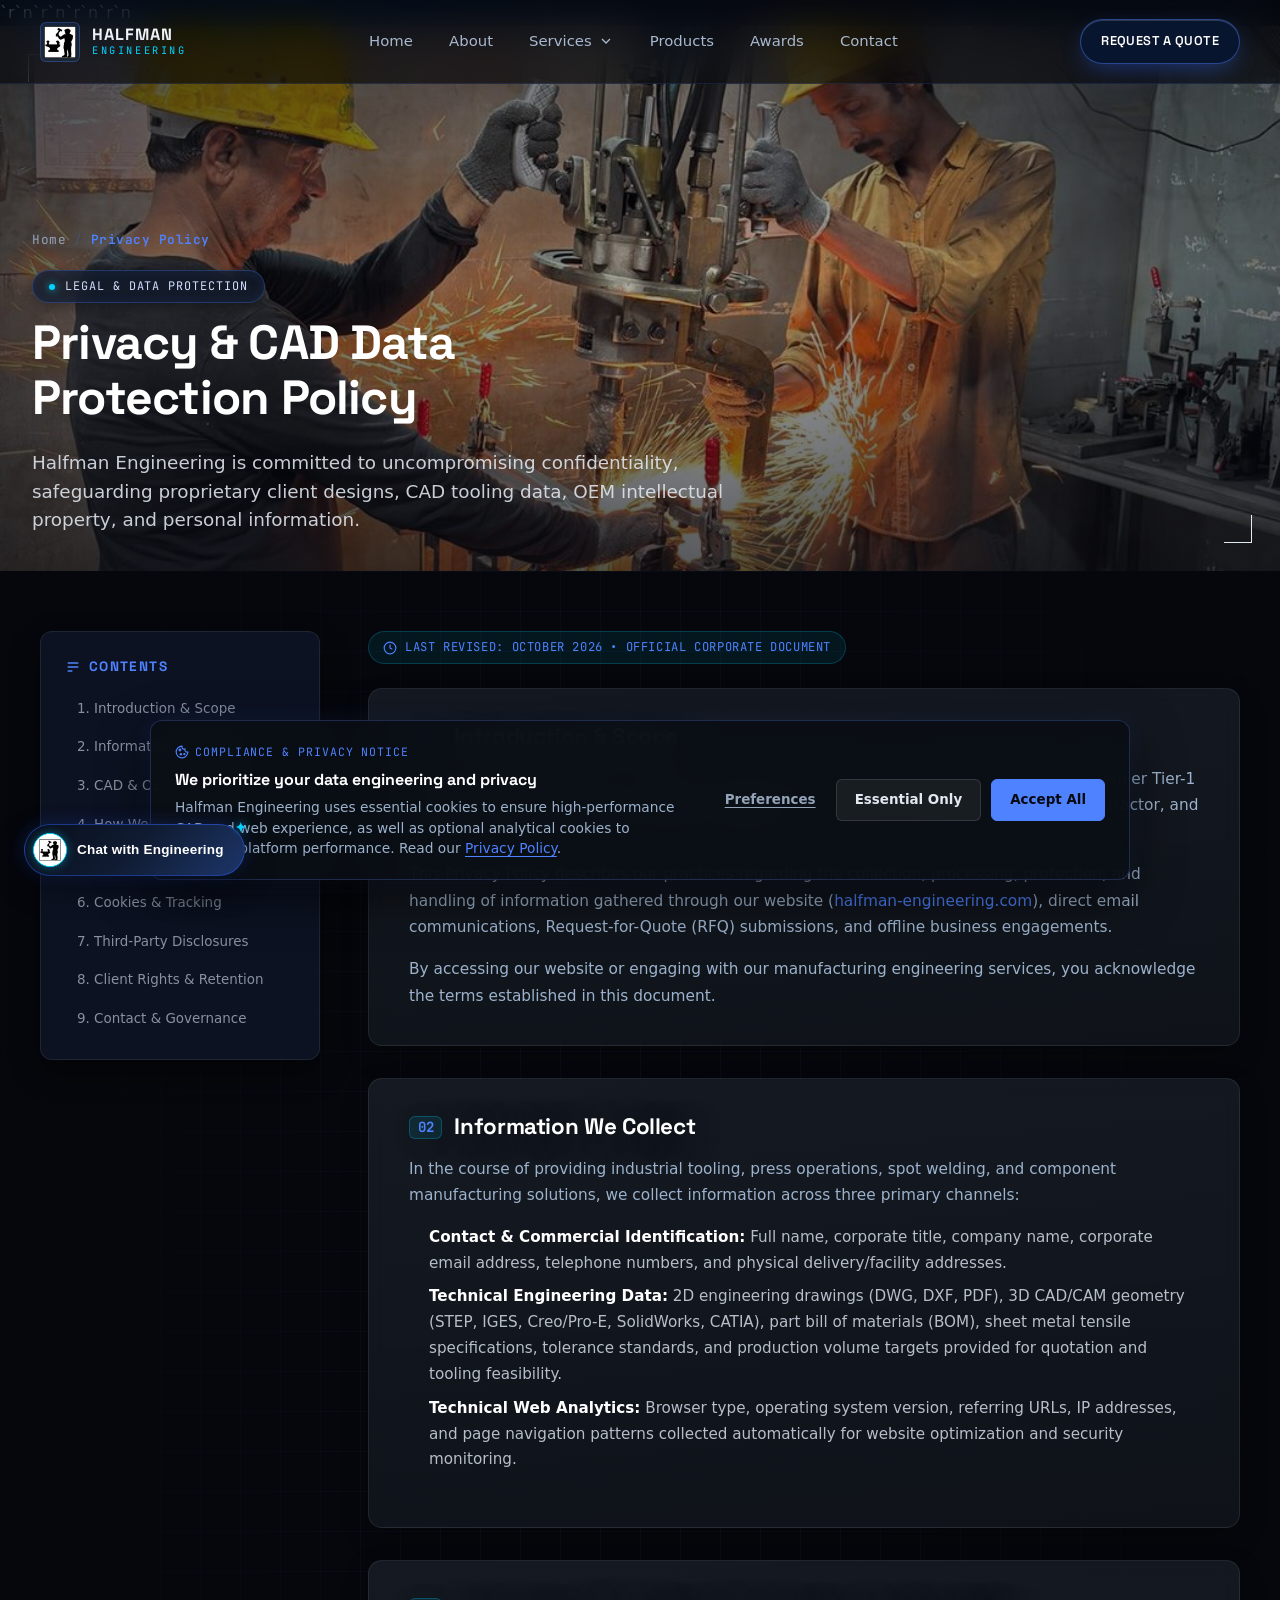
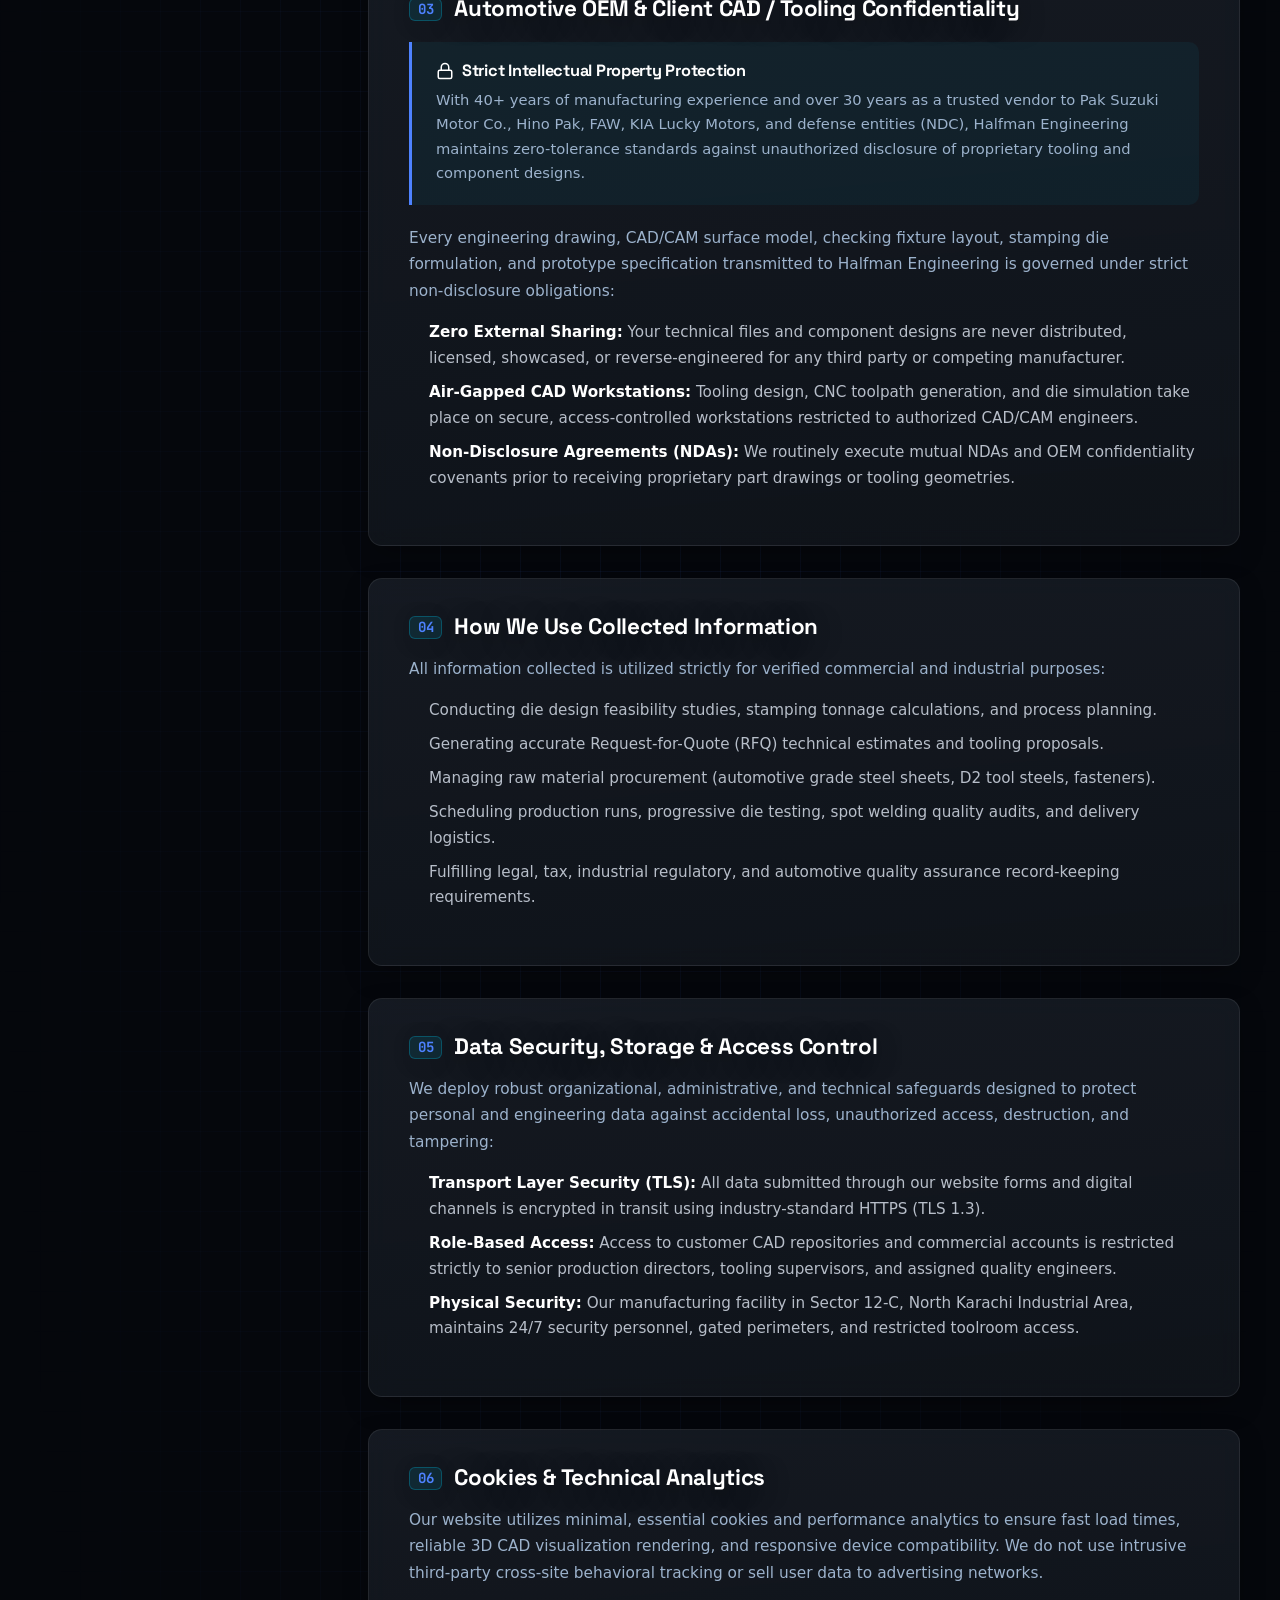
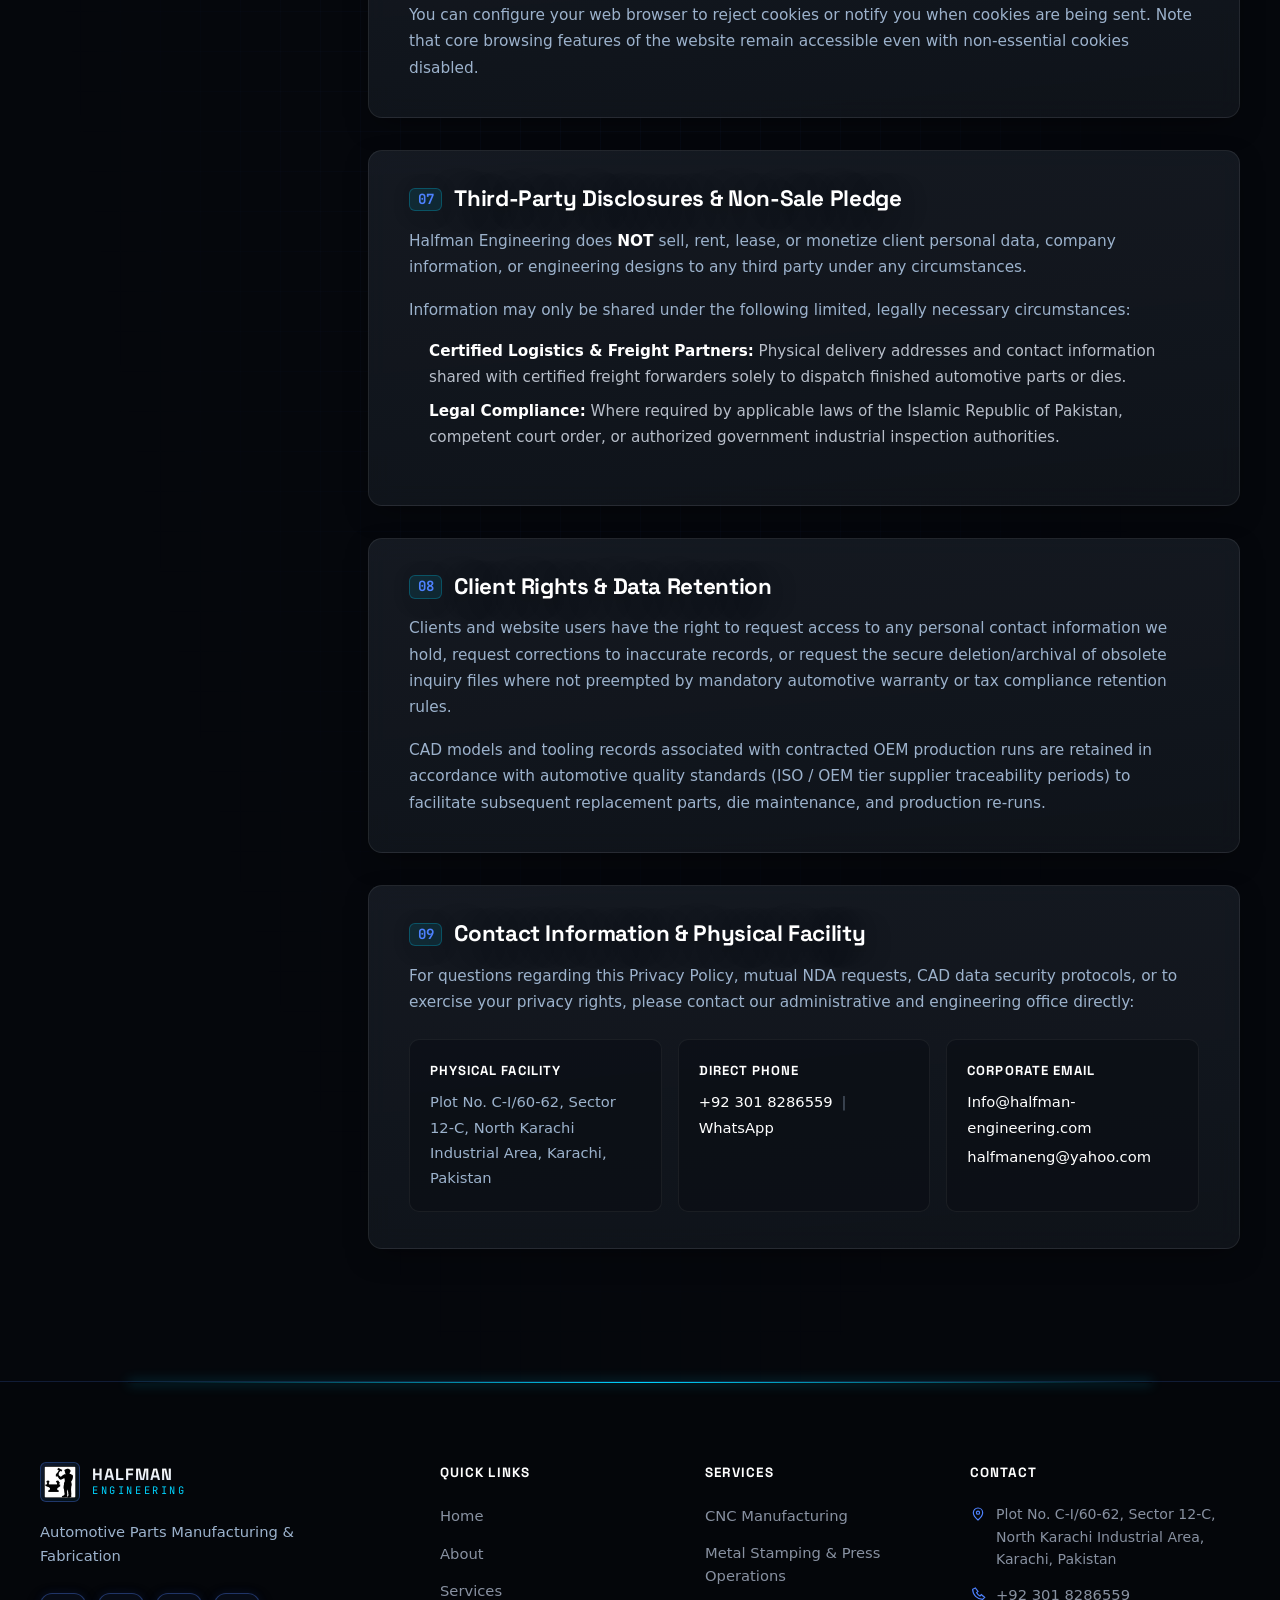
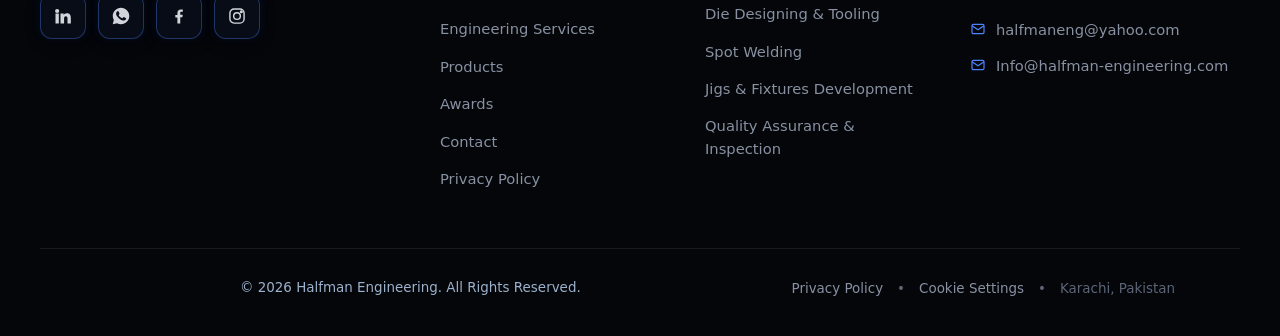
<file: privacy-policy.html>
<!DOCTYPE html>
<html lang="en">
<head>
<meta charset="UTF-8">
<meta name="viewport" content="width=device-width, initial-scale=1.0">
<title>Privacy &amp; CAD Data Protection Policy | Halfman Engineering</title>
<meta name="description" content="Learn how Halfman Engineering protects confidential OEM CAD drawings, STEP/IGES engineering files, proprietary tooling IP, and B2B inquiry data.">
<meta name="keywords" content="Halfman Engineering privacy policy, CAD data confidentiality, automotive tooling NDA, OEM data protection Pakistan, Halfman Engineering Karachi">
<meta name="robots" content="index, follow, max-image-preview:large, max-snippet:-1, max-video-preview:-1">
<link rel="canonical" href="https://halfman-engineering.com/privacy-policy.html">
<meta property="og:type" content="website">
<meta property="og:locale" content="en_US">
<meta property="og:site_name" content="Halfman Engineering">
<meta property="og:title" content="Privacy &amp; CAD Data Protection Policy | Halfman Engineering">
<meta property="og:description" content="Learn how Halfman Engineering protects confidential OEM CAD drawings, STEP/IGES engineering files, proprietary tooling IP, and B2B inquiry data.">
<meta property="og:url" content="https://halfman-engineering.com/privacy-policy.html">
<meta property="og:image" content="https://halfman-engineering.com/images/award%20pic%202.jpeg">
<meta property="og:image:alt" content="Halfman Engineering - Precision Automotive Parts Manufacturer">
<meta name="twitter:card" content="summary_large_image">
<meta name="twitter:title" content="Privacy &amp; CAD Data Protection Policy | Halfman Engineering">
<meta name="twitter:description" content="Learn how Halfman Engineering protects confidential OEM CAD drawings, STEP/IGES engineering files, proprietary tooling IP, and B2B inquiry data.">
<meta name="twitter:image" content="https://halfman-engineering.com/images/award%20pic%202.jpeg">
<link rel="dns-prefetch" href="//fonts.googleapis.com">
<link rel="dns-prefetch" href="//fonts.gstatic.com">
<link rel="preconnect" href="https://fonts.googleapis.com">
<link rel="preconnect" href="https://fonts.gstatic.com" crossorigin>
<link rel="preload" as="style" href="https://fonts.googleapis.com/css2?family=Space+Grotesk:wght@500;600;700&family=Plus+Jakarta+Sans:wght@400;500;600;700;800&family=JetBrains+Mono:wght@400;500;600&display=swap">
<link href="https://fonts.googleapis.com/css2?family=Space+Grotesk:wght@500;600;700&family=Plus+Jakarta+Sans:wght@400;500;600;700;800&family=JetBrains+Mono:wght@400;500;600&display=swap" rel="stylesheet" media="print" onload="this.media='all'">
<noscript>
  <link rel="stylesheet" href="https://fonts.googleapis.com/css2?family=Space+Grotesk:wght@500;600;700&family=Plus+Jakarta+Sans:wght@400;500;600;700;800&family=JetBrains+Mono:wght@400;500;600&display=swap">
</noscript>
<link rel="stylesheet" href="css/style.css">
<link rel="stylesheet" href="css/chatbot.css">
<link rel="icon" href="favicon.ico" sizes="any">`r`n<link rel="icon" type="image/svg+xml" href="favicon.svg">`r`n<link rel="icon" type="image/png" sizes="48x48" href="favicon-48x48.png">`r`n<link rel="icon" type="image/png" sizes="512x512" href="favicon-512x512.png">`r`n<link rel="apple-touch-icon" href="favicon-512x512.png">

<script type="application/ld+json">
{
  "@context": "https://schema.org",
  "@graph": [
    {
      "@type": ["Organization", "LocalBusiness", "AutoPartsManufacturer"],
      "@id": "https://halfman-engineering.com/#organization",
      "name": "Halfman Engineering",
      "url": "https://halfman-engineering.com/",
      "logo": "https://halfman-engineering.com/images/halfman%20logo.png",
      "telephone": "+92-301-8286559",
      "email": "Info@halfman-engineering.com",
      "address": {
        "@type": "PostalAddress",
        "streetAddress": "Plot No. C-I/60-62, Sector 12-C, North Karachi Industrial Area",
        "addressLocality": "Karachi",
        "addressRegion": "Sindh",
        "postalCode": "75850",
        "addressCountry": "PK"
      }
    },
    {
      "@type": "BreadcrumbList",
      "itemListElement": [
        {
          "@type": "ListItem",
          "position": 1,
          "name": "Home",
          "item": "https://halfman-engineering.com/"
        },
        {
          "@type": "ListItem",
          "position": 2,
          "name": "Privacy Policy",
          "item": "https://halfman-engineering.com/privacy-policy.html"
        }
      ]
    }
  ]
}
</script>
</head>
<body>
<a href="#main" class="skip-link">Skip to main content</a>

<header class="site-header">
  <div class="container header-inner">
    <a href="/" class="brand" aria-label="Halfman Engineering — Home">
      <img loading="eager" decoding="async" src="images/halfman logo.png" alt="Halfman Engineering Logo" class="brand-mark" width="220" height="220">
      <span class="brand-text"><span class="name">HALFMAN</span><span class="tag">Engineering</span></span>
    </a>
    <nav class="nav-primary" aria-label="Primary">
      <a href="/">Home</a>
      <a href="about.html">About</a>
      <div class="nav-dropdown">
        <a href="services.html" class="nav-dropdown-toggle" aria-haspopup="true" aria-expanded="false">Services <svg viewBox="0 0 24 24" fill="none" stroke="currentColor" stroke-width="2" width="16" height="16"><path d="M6 9l6 6 6-6"/></svg></a>
        <div class="nav-dropdown-menu" role="menu">
          <a href="services.html" role="menuitem">All Services</a>
          <a href="engineering-services.html" role="menuitem">Engineering Services</a>
        </div>
      </div>
      <a href="products.html">Products</a>
      <a href="awards.html">Awards</a>
      <a href="contact.html">Contact</a>
    </nav>
    <div class="header-actions">
      <a href="contact.html" class="btn btn-primary btn-sm">Request a Quote</a>
      <button class="nav-toggle" aria-label="Open menu" aria-expanded="false" aria-controls="mobile-nav">
        <span></span>
      </button>
    </div>
  </div>
</header>

<nav class="nav-panel" id="mobile-nav" aria-label="Mobile">
  <button class="nav-panel-close" aria-label="Close menu">
    <svg viewBox="0 0 24 24" fill="none" stroke="currentColor" stroke-width="1.8" width="20" height="20"><path d="M6 6l12 12M18 6L6 18"/></svg>
  </button>
  <a href="/">Home</a>
  <a href="about.html">About</a>
  <div class="nav-dropdown">
    <a href="services.html" class="nav-dropdown-toggle" aria-haspopup="true" aria-expanded="false">Services <svg viewBox="0 0 24 24" fill="none" stroke="currentColor" stroke-width="2" width="16" height="16"><path d="M6 9l6 6 6-6"/></svg></a>
    <div class="nav-dropdown-menu" role="menu">
      <a href="services.html" role="menuitem">All Services</a>
      <a href="engineering-services.html" role="menuitem">Engineering Services</a>
    </div>
  </div>
  <a href="products.html">Products</a>
  <a href="awards.html">Awards</a>
  <a href="contact.html">Contact</a>
  <a href="contact.html" class="btn btn-primary btn-block">Request a Quote</a>
  <div class="nav-panel-meta">Plot No. C-I/60-62, Sector 12-C, North Karachi Industrial Area, Karachi, Pakistan<br>Automotive Parts Manufacturer &amp; Engineering Fabrication</div>
</nav>

<main id="main">

  <!-- ================= HERO ================= -->
  <section class="hero page-hero page-hero-compact">
    <div class="hero-media">
      <img decoding="async" src="images/welding-shop-2-clean.jpg"
           data-fallback="Halfman Engineering Privacy Policy"
           alt="Halfman Engineering precision tooling and industrial facility" loading="eager" fetchpriority="high" width="1050" height="1400">
    </div>
    <span class="hero-corner tl" aria-hidden="true"></span>
    <span class="hero-corner br" aria-hidden="true"></span>
    <div class="container hero-content">
      <nav class="hm-breadcrumbs" aria-label="Breadcrumbs">
        <span class="hm-breadcrumb-item"><a href="/">Home</a></span>
        <span class="hm-breadcrumb-sep">/</span>
        <span class="hm-breadcrumb-item active" aria-current="page">Privacy Policy</span>
      </nav>
      <span class="hero-tag"><span class="dot"></span>Legal & Data Protection</span>
      <h1><span class="hero-line-break">Privacy & CAD Data</span> <span class="hero-line-break">Protection Policy</span></h1>
      <p class="lede">Halfman Engineering is committed to uncompromising confidentiality, safeguarding proprietary client designs, CAD tooling data, OEM intellectual property, and personal information.</p>
    </div>
  </section>

  <!-- ================= POLICY CONTENT ================= -->
  <section class="policy-wrapper section-dark grid-overlay">
    <div class="container">

      <div class="policy-grid">

        <!-- Table of Contents Sidebar -->
        <aside class="policy-toc" aria-label="Table of Contents">
          <div class="policy-toc-title">
            <svg viewBox="0 0 24 24" fill="none" stroke="currentColor" stroke-width="2"><path d="M4 6h16M4 12h16M4 18h7"/></svg>
            Contents
          </div>
          <ul>
            <li><a href="#intro">1. Introduction & Scope</a></li>
            <li><a href="#data-collected">2. Information We Collect</a></li>
            <li><a href="#cad-confidentiality">3. CAD & OEM Tooling IP</a></li>
            <li><a href="#data-usage">4. How We Use Data</a></li>
            <li><a href="#security-storage">5. Security & Storage</a></li>
            <li><a href="#cookies-analytics">6. Cookies & Tracking</a></li>
            <li><a href="#third-parties">7. Third-Party Disclosures</a></li>
            <li><a href="#client-rights">8. Client Rights & Retention</a></li>
            <li><a href="#contact-info">9. Contact & Governance</a></li>
          </ul>
        </aside>

        <!-- Main Policy Articles -->
        <div class="policy-content">

          <div class="policy-meta-badge">
            <svg viewBox="0 0 24 24" fill="none" stroke="currentColor" stroke-width="2" width="14" height="14"><circle cx="12" cy="12" r="10"/><path d="M12 6v6l4 2"/></svg>
            Last Revised: October 2026 • Official Corporate Document
          </div>

          <!-- Section 1 -->
          <article class="policy-card" id="intro">
            <h2><span class="sec-num">01</span> Introduction & Scope</h2>
            <p>Halfman Engineering Works ("Halfman Engineering", "we", "us", or "our") operates as a premier Tier-1 and registered automotive component manufacturer, precision die designer, stamping contractor, and sheet metal fabricator based in Karachi, Pakistan.</p>
            <p>This Privacy Policy describes our practices regarding the collection, processing, protection, and handling of information gathered through our website (<a href="https://halfman-engineering.com/" style="color:var(--accent-bright);text-decoration:none;">halfman-engineering.com</a>), direct email communications, Request-for-Quote (RFQ) submissions, and offline business engagements.</p>
            <p>By accessing our website or engaging with our manufacturing engineering services, you acknowledge the terms established in this document.</p>
          </article>

          <!-- Section 2 -->
          <article class="policy-card" id="data-collected">
            <h2><span class="sec-num">02</span> Information We Collect</h2>
            <p>In the course of providing industrial tooling, press operations, spot welding, and component manufacturing solutions, we collect information across three primary channels:</p>
            <ul>
              <li><strong>Contact & Commercial Identification:</strong> Full name, corporate title, company name, corporate email address, telephone numbers, and physical delivery/facility addresses.</li>
              <li><strong>Technical Engineering Data:</strong> 2D engineering drawings (DWG, DXF, PDF), 3D CAD/CAM geometry (STEP, IGES, Creo/Pro-E, SolidWorks, CATIA), part bill of materials (BOM), sheet metal tensile specifications, tolerance standards, and production volume targets provided for quotation and tooling feasibility.</li>
              <li><strong>Technical Web Analytics:</strong> Browser type, operating system version, referring URLs, IP addresses, and page navigation patterns collected automatically for website optimization and security monitoring.</li>
            </ul>
          </article>

          <!-- Section 3 -->
          <article class="policy-card" id="cad-confidentiality">
            <h2><span class="sec-num">03</span> Automotive OEM & Client CAD / Tooling Confidentiality</h2>
            <div class="policy-highlight-box">
              <h4>
                <svg viewBox="0 0 24 24" fill="none" stroke="currentColor" stroke-width="2" width="18" height="18"><rect x="3" y="11" width="18" height="11" rx="2" ry="2"/><path d="M7 11V7a5 5 0 0 1 10 0v4"/></svg>
                Strict Intellectual Property Protection
              </h4>
              <p>With 40+ years of manufacturing experience and over 30 years as a trusted vendor to Pak Suzuki Motor Co., Hino Pak, FAW, KIA Lucky Motors, and defense entities (NDC), Halfman Engineering maintains zero-tolerance standards against unauthorized disclosure of proprietary tooling and component designs.</p>
            </div>
            <p>Every engineering drawing, CAD/CAM surface model, checking fixture layout, stamping die formulation, and prototype specification transmitted to Halfman Engineering is governed under strict non-disclosure obligations:</p>
            <ul>
              <li><strong>Zero External Sharing:</strong> Your technical files and component designs are never distributed, licensed, showcased, or reverse-engineered for any third party or competing manufacturer.</li>
              <li><strong>Air-Gapped CAD Workstations:</strong> Tooling design, CNC toolpath generation, and die simulation take place on secure, access-controlled workstations restricted to authorized CAD/CAM engineers.</li>
              <li><strong>Non-Disclosure Agreements (NDAs):</strong> We routinely execute mutual NDAs and OEM confidentiality covenants prior to receiving proprietary part drawings or tooling geometries.</li>
            </ul>
          </article>

          <!-- Section 4 -->
          <article class="policy-card" id="data-usage">
            <h2><span class="sec-num">04</span> How We Use Collected Information</h2>
            <p>All information collected is utilized strictly for verified commercial and industrial purposes:</p>
            <ul>
              <li>Conducting die design feasibility studies, stamping tonnage calculations, and process planning.</li>
              <li>Generating accurate Request-for-Quote (RFQ) technical estimates and tooling proposals.</li>
              <li>Managing raw material procurement (automotive grade steel sheets, D2 tool steels, fasteners).</li>
              <li>Scheduling production runs, progressive die testing, spot welding quality audits, and delivery logistics.</li>
              <li>Fulfilling legal, tax, industrial regulatory, and automotive quality assurance record-keeping requirements.</li>
            </ul>
          </article>

          <!-- Section 5 -->
          <article class="policy-card" id="security-storage">
            <h2><span class="sec-num">05</span> Data Security, Storage & Access Control</h2>
            <p>We deploy robust organizational, administrative, and technical safeguards designed to protect personal and engineering data against accidental loss, unauthorized access, destruction, and tampering:</p>
            <ul>
              <li><strong>Transport Layer Security (TLS):</strong> All data submitted through our website forms and digital channels is encrypted in transit using industry-standard HTTPS (TLS 1.3).</li>
              <li><strong>Role-Based Access:</strong> Access to customer CAD repositories and commercial accounts is restricted strictly to senior production directors, tooling supervisors, and assigned quality engineers.</li>
              <li><strong>Physical Security:</strong> Our manufacturing facility in Sector 12-C, North Karachi Industrial Area, maintains 24/7 security personnel, gated perimeters, and restricted toolroom access.</li>
            </ul>
          </article>

          <!-- Section 6 -->
          <article class="policy-card" id="cookies-analytics">
            <h2><span class="sec-num">06</span> Cookies & Technical Analytics</h2>
            <p>Our website utilizes minimal, essential cookies and performance analytics to ensure fast load times, reliable 3D CAD visualization rendering, and responsive device compatibility. We do not use intrusive third-party cross-site behavioral tracking or sell user data to advertising networks.</p>
            <p>You can configure your web browser to reject cookies or notify you when cookies are being sent. Note that core browsing features of the website remain accessible even with non-essential cookies disabled.</p>
          </article>

          <!-- Section 7 -->
          <article class="policy-card" id="third-parties">
            <h2><span class="sec-num">07</span> Third-Party Disclosures & Non-Sale Pledge</h2>
            <p>Halfman Engineering does <strong>NOT</strong> sell, rent, lease, or monetize client personal data, company information, or engineering designs to any third party under any circumstances.</p>
            <p>Information may only be shared under the following limited, legally necessary circumstances:</p>
            <ul>
              <li><strong>Certified Logistics & Freight Partners:</strong> Physical delivery addresses and contact information shared with certified freight forwarders solely to dispatch finished automotive parts or dies.</li>
              <li><strong>Legal Compliance:</strong> Where required by applicable laws of the Islamic Republic of Pakistan, competent court order, or authorized government industrial inspection authorities.</li>
            </ul>
          </article>

          <!-- Section 8 -->
          <article class="policy-card" id="client-rights">
            <h2><span class="sec-num">08</span> Client Rights & Data Retention</h2>
            <p>Clients and website users have the right to request access to any personal contact information we hold, request corrections to inaccurate records, or request the secure deletion/archival of obsolete inquiry files where not preempted by mandatory automotive warranty or tax compliance retention rules.</p>
            <p>CAD models and tooling records associated with contracted OEM production runs are retained in accordance with automotive quality standards (ISO / OEM tier supplier traceability periods) to facilitate subsequent replacement parts, die maintenance, and production re-runs.</p>
          </article>

          <!-- Section 9 -->
          <article class="policy-card" id="contact-info">
            <h2><span class="sec-num">09</span> Contact Information & Physical Facility</h2>
            <p>For questions regarding this Privacy Policy, mutual NDA requests, CAD data security protocols, or to exercise your privacy rights, please contact our administrative and engineering office directly:</p>

            <div class="policy-contact-grid">
              <div class="policy-contact-card">
                <h5>Physical Facility</h5>
                <p>Plot No. C-I/60-62, Sector 12-C, North Karachi Industrial Area, Karachi, Pakistan</p>
              </div>
              <div class="policy-contact-card">
                <h5>Direct Phone</h5>
                <p><a href="tel:+923018286559">+92 301 8286559</a> <span style="opacity:.5;margin:0 4px;">|</span> <a href="https://wa.me/923018286559" target="_blank" rel="noopener" class="footer-wa-link">WhatsApp</a></p>
              </div>
              <div class="policy-contact-card">
                <h5>Corporate Email</h5>
                <p><a href="mailto:Info@halfman-engineering.com">Info@halfman-engineering.com</a></p>
                <p style="margin-top:4px;"><a href="mailto:halfmaneng@yahoo.com">halfmaneng@yahoo.com</a></p>
              </div>
            </div>
          </article>

        </div>

      </div>

    </div>
  </section>

</main>

<footer class="site-footer">
  <div class="container">
    <div class="footer-grid">
      <div class="footer-brand">
        <a href="/" class="brand" aria-label="Halfman Engineering — Home">
          <img loading="eager" decoding="async" src="images/halfman logo.png" alt="Halfman Engineering Logo" class="brand-mark" width="220" height="220">
          <span class="brand-text"><span class="name">HALFMAN</span><span class="tag">Engineering</span></span>
        </a>
        <p>Automotive Parts Manufacturing &amp; Fabrication</p>
        <div class="social-row">
          <a href="https://linkedin.com" target="_blank" rel="noopener" aria-label="Halfman Engineering on LinkedIn"><svg viewBox="0 0 24 24" fill="currentColor"><path d="M4.98 3.5a2.5 2.5 0 11-.02 5 2.5 2.5 0 01.02-5zM3 9h4v12H3zM9 9h3.8v1.7h.05c.53-.95 1.83-1.95 3.77-1.95 4.03 0 4.78 2.55 4.78 5.86V21h-4v-5.7c0-1.36-.03-3.1-1.9-3.1-1.9 0-2.2 1.48-2.2 3v5.8H9z"/></svg></a>
          <a href="https://wa.me/923018286559" target="_blank" rel="noopener" aria-label="Chat with Halfman Engineering on WhatsApp"><svg viewBox="0 0 24 24" fill="currentColor"><path d="M12.04 2C6.58 2 2.13 6.45 2.13 11.91c0 1.75.46 3.45 1.32 4.95L2.05 22l5.25-1.38c1.45.79 3.08 1.21 4.74 1.21 5.46 0 9.91-4.45 9.91-9.91C21.95 6.45 17.5 2 12.04 2zm5.82 14.01c-.24.68-1.41 1.3-1.95 1.38-.5.08-1.13.11-1.83-.11-.42-.13-.97-.31-1.67-.61-2.95-1.27-4.88-4.25-5.03-4.45-.15-.2-1.2-1.6-1.2-3.05 0-1.45.76-2.16 1.03-2.46.27-.3.59-.37.79-.37.2 0 .4 0 .57.01.18.01.43-.07.67.51.24.59.82 2.01.89 2.16.07.15.12.32.02.52-.1.2-.15.32-.3.5-.15.17-.31.39-.44.52-.15.15-.3.31-.13.61.17.3.76 1.25 1.63 2.03 1.12 1 2.06 1.31 2.36 1.46.3.15.47.12.64-.07.17-.2.74-.86.94-1.16.2-.3.4-.25.67-.15.27.1 1.73.82 2.03.97.3.15.5.22.57.35.07.12.07.72-.17 1.4z"/></svg></a>
          <a href="https://www.facebook.com/share/19BxgiYAWf/" target="_blank" rel="noopener" aria-label="Halfman Engineering on Facebook"><svg viewBox="0 0 24 24" fill="currentColor"><path d="M13.5 21v-7.5H16l.5-3H13.5V8.4c0-.87.24-1.46 1.5-1.46H16.6V4.3C16.3 4.26 15.3 4.17 14.1 4.17c-2.4 0-4 1.47-4 4.17v2.33H7.6v3h2.5V21z"/></svg></a>
          <a href="https://www.instagram.com/halfmanengineering" target="_blank" rel="noopener" aria-label="Halfman Engineering on Instagram"><svg viewBox="0 0 24 24" fill="none" stroke="currentColor" stroke-width="1.7"><rect x="3.5" y="3.5" width="17" height="17" rx="5"/><circle cx="12" cy="12" r="4"/><circle cx="17.2" cy="6.8" r="1"/></svg></a>
        </div>
      </div>
      <div class="footer-col">
        <h5>Quick Links</h5>
        <ul>
          <li><a href="/">Home</a></li>
          <li><a href="about.html">About</a></li>
          <li><a href="services.html">Services</a></li>
          <li><a href="engineering-services.html">Engineering Services</a></li>
          <li><a href="products.html">Products</a></li>
          <li><a href="awards.html">Awards</a></li>
          <li><a href="contact.html">Contact</a></li>
          <li><a href="privacy-policy.html">Privacy Policy</a></li>
        </ul>
      </div>
      <div class="footer-col">
        <h5>Services</h5>
        <ul>
          <li><a href="services.html#cnc-machining">CNC Manufacturing</a></li>
          <li><a href="services.html#press-operations">Metal Stamping &amp; Press Operations</a></li>
          <li><a href="services.html#die-designing">Die Designing &amp; Tooling</a></li>
          <li><a href="services.html#spot-welding">Spot Welding</a></li>
          <li><a href="engineering-services.html#welding-jigs">Jigs &amp; Fixtures Development</a></li>
          <li><a href="services.html#quality-department">Quality Assurance &amp; Inspection</a></li>
        </ul>
      </div>
      <div class="footer-col">
        <h5>Contact</h5>
        <ul>
          <li class="fc-item"><svg viewBox="0 0 24 24" fill="none" stroke="currentColor" stroke-width="1.8"><path d="M12 21s-7-6.3-7-11a7 7 0 0114 0c0 4.7-7 11-7 11z"/><circle cx="12" cy="10" r="2.4"/></svg>Plot No. C-I/60-62, Sector 12-C, North Karachi Industrial Area, Karachi, Pakistan</li>
          <li class="fc-item"><svg viewBox="0 0 24 24" fill="none" stroke="currentColor" stroke-width="1.8"><path d="M4 5c0 8.3 6.7 15 15 15l3-3-5-4-2 2c-2-1-4-3-5-5l2-2-4-5z"/></svg><a href="tel:+923018286559">+92 301 8286559</a></li>
          <li class="fc-item"><svg viewBox="0 0 24 24" fill="none" stroke="currentColor" stroke-width="1.8"><rect x="3" y="5" width="18" height="14" rx="2"/><path d="M3 7l9 6 9-6"/></svg><a href="mailto:halfmaneng@yahoo.com">halfmaneng@yahoo.com</a></li>
          <li class="fc-item"><svg viewBox="0 0 24 24" fill="none" stroke="currentColor" stroke-width="1.8"><rect x="3" y="5" width="18" height="14" rx="2"/><path d="M3 7l9 6 9-6"/></svg><a href="mailto:Info@halfman-engineering.com">Info@halfman-engineering.com</a></li>
        </ul>
      </div>
    </div>
    <div class="footer-bottom">
      <p>&copy; <span data-year>2026</span> Halfman Engineering. All Rights Reserved.</p>
      <div class="legal-links">
        <a href="privacy-policy.html">Privacy Policy</a>
        <span>•</span>
        <a href="javascript:void(0)" id="openCookieSettings">Cookie Settings</a>
        <span>•</span>
        <span>Karachi, Pakistan</span>
      </div>
    </div>
  </div>
</footer>

<button class="back-to-top" aria-label="Back to top">
  <svg viewBox="0 0 24 24" fill="none" stroke="currentColor" stroke-width="2"><path d="M12 19V5M6 11l6-6 6 6"/></svg>
</button>

<script src="js/vendor/gsap.min.js" defer></script>
<script src="js/vendor/ScrollTrigger.min.js" defer></script>
<script src="js/main.js" defer></script>
<script src="js/chatbot.js" defer></script>
</body>
</html>
</file>
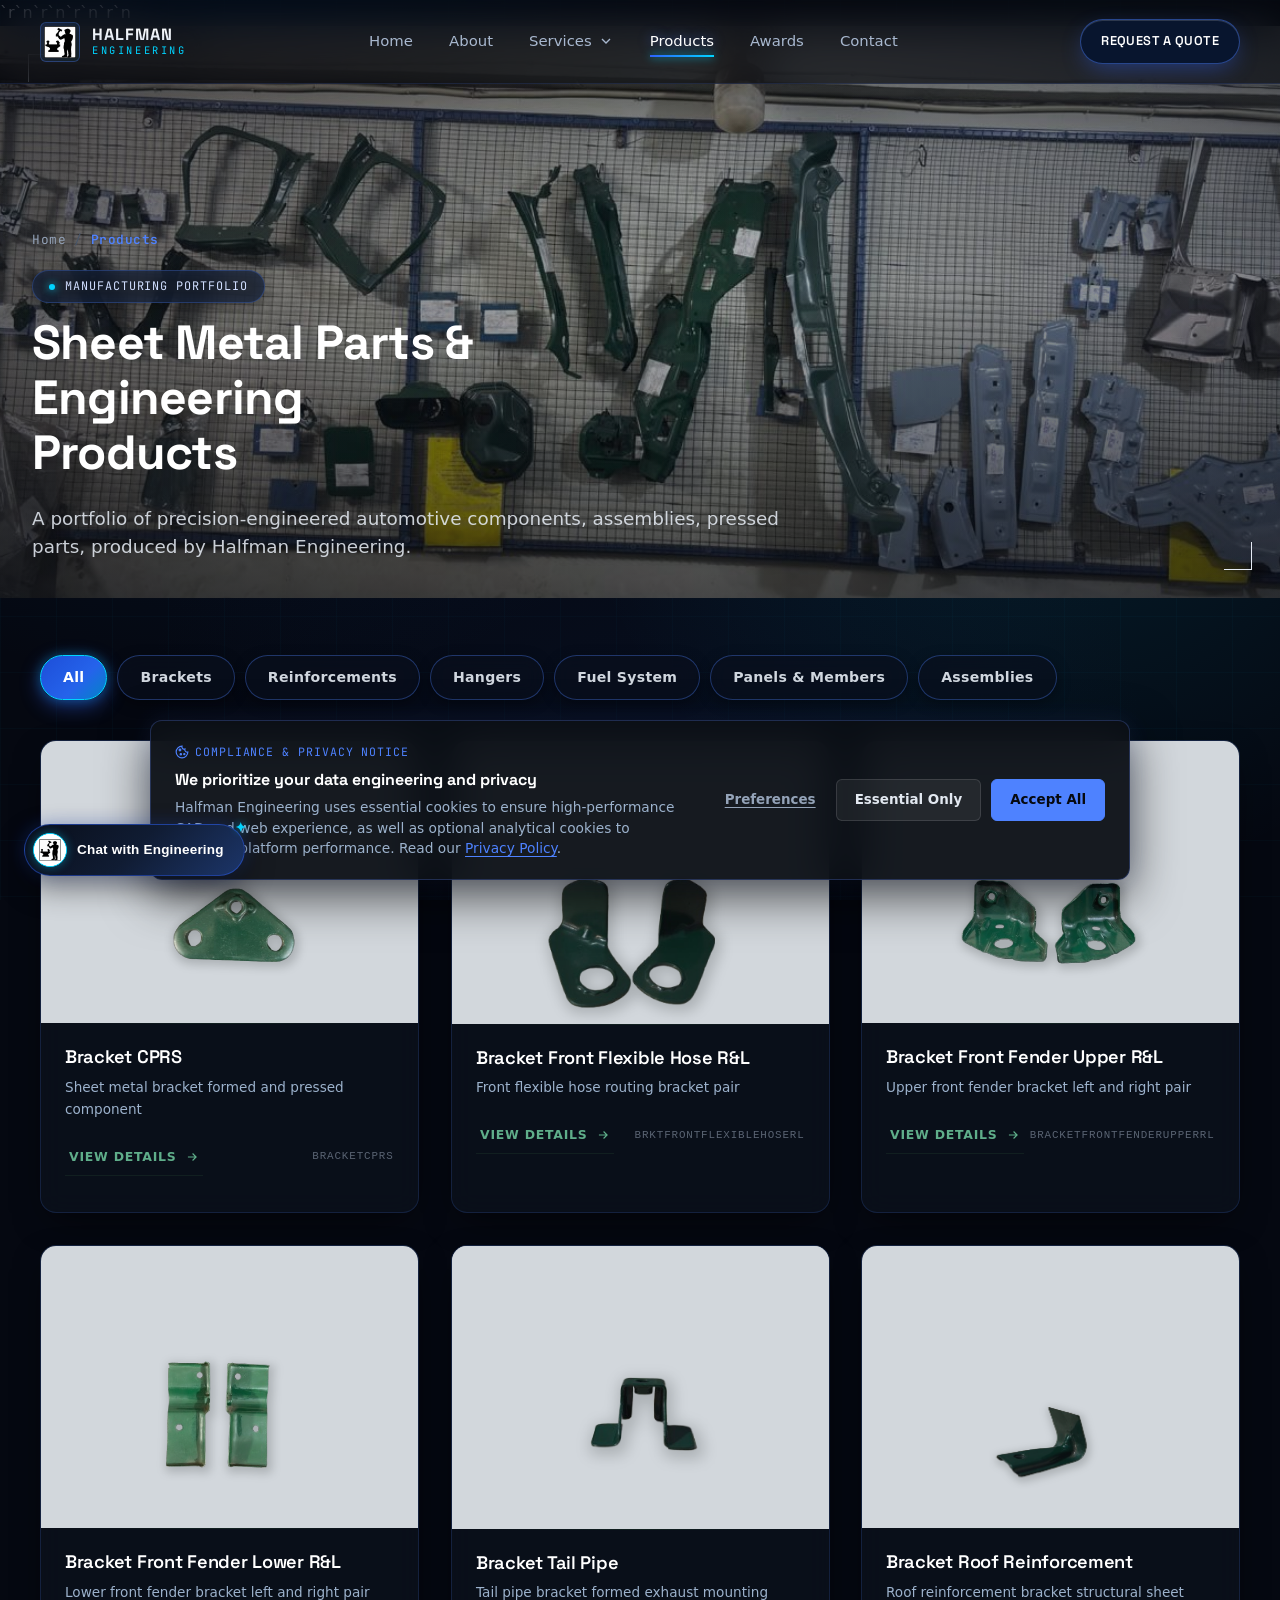
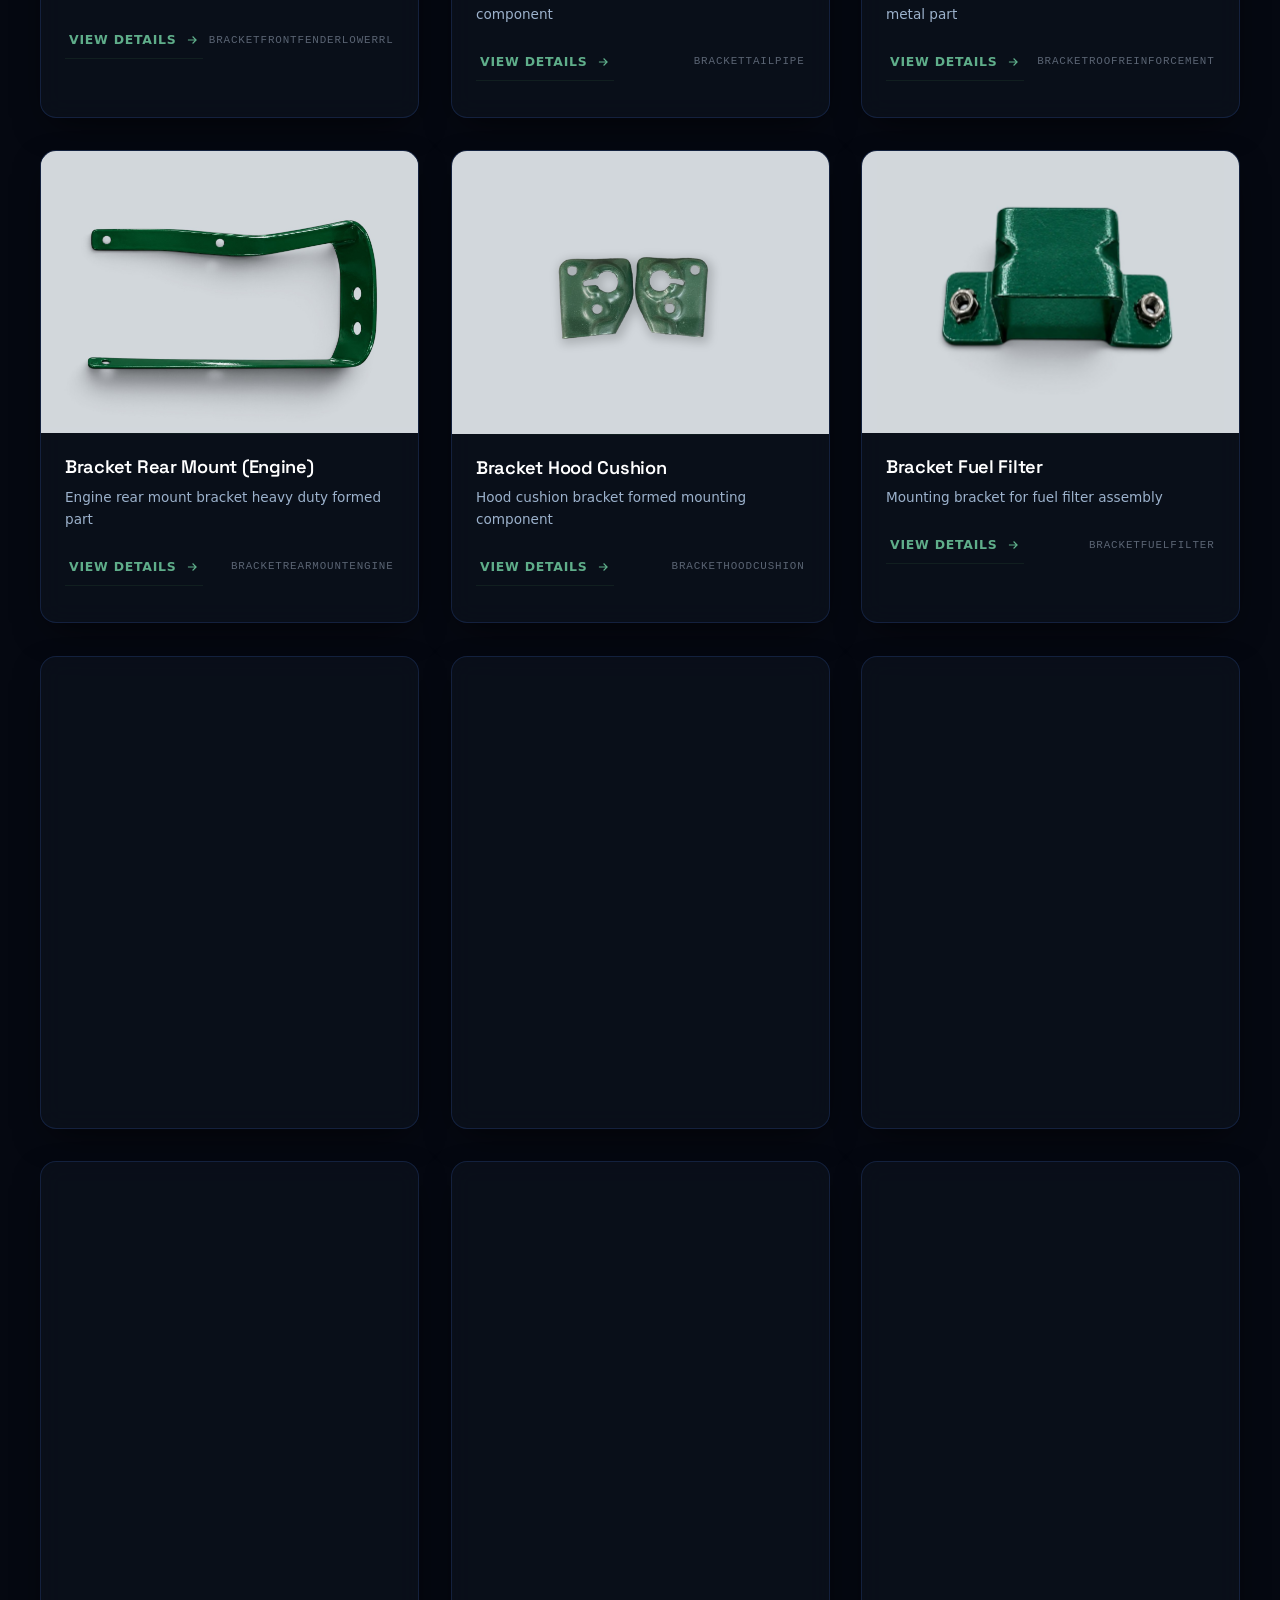
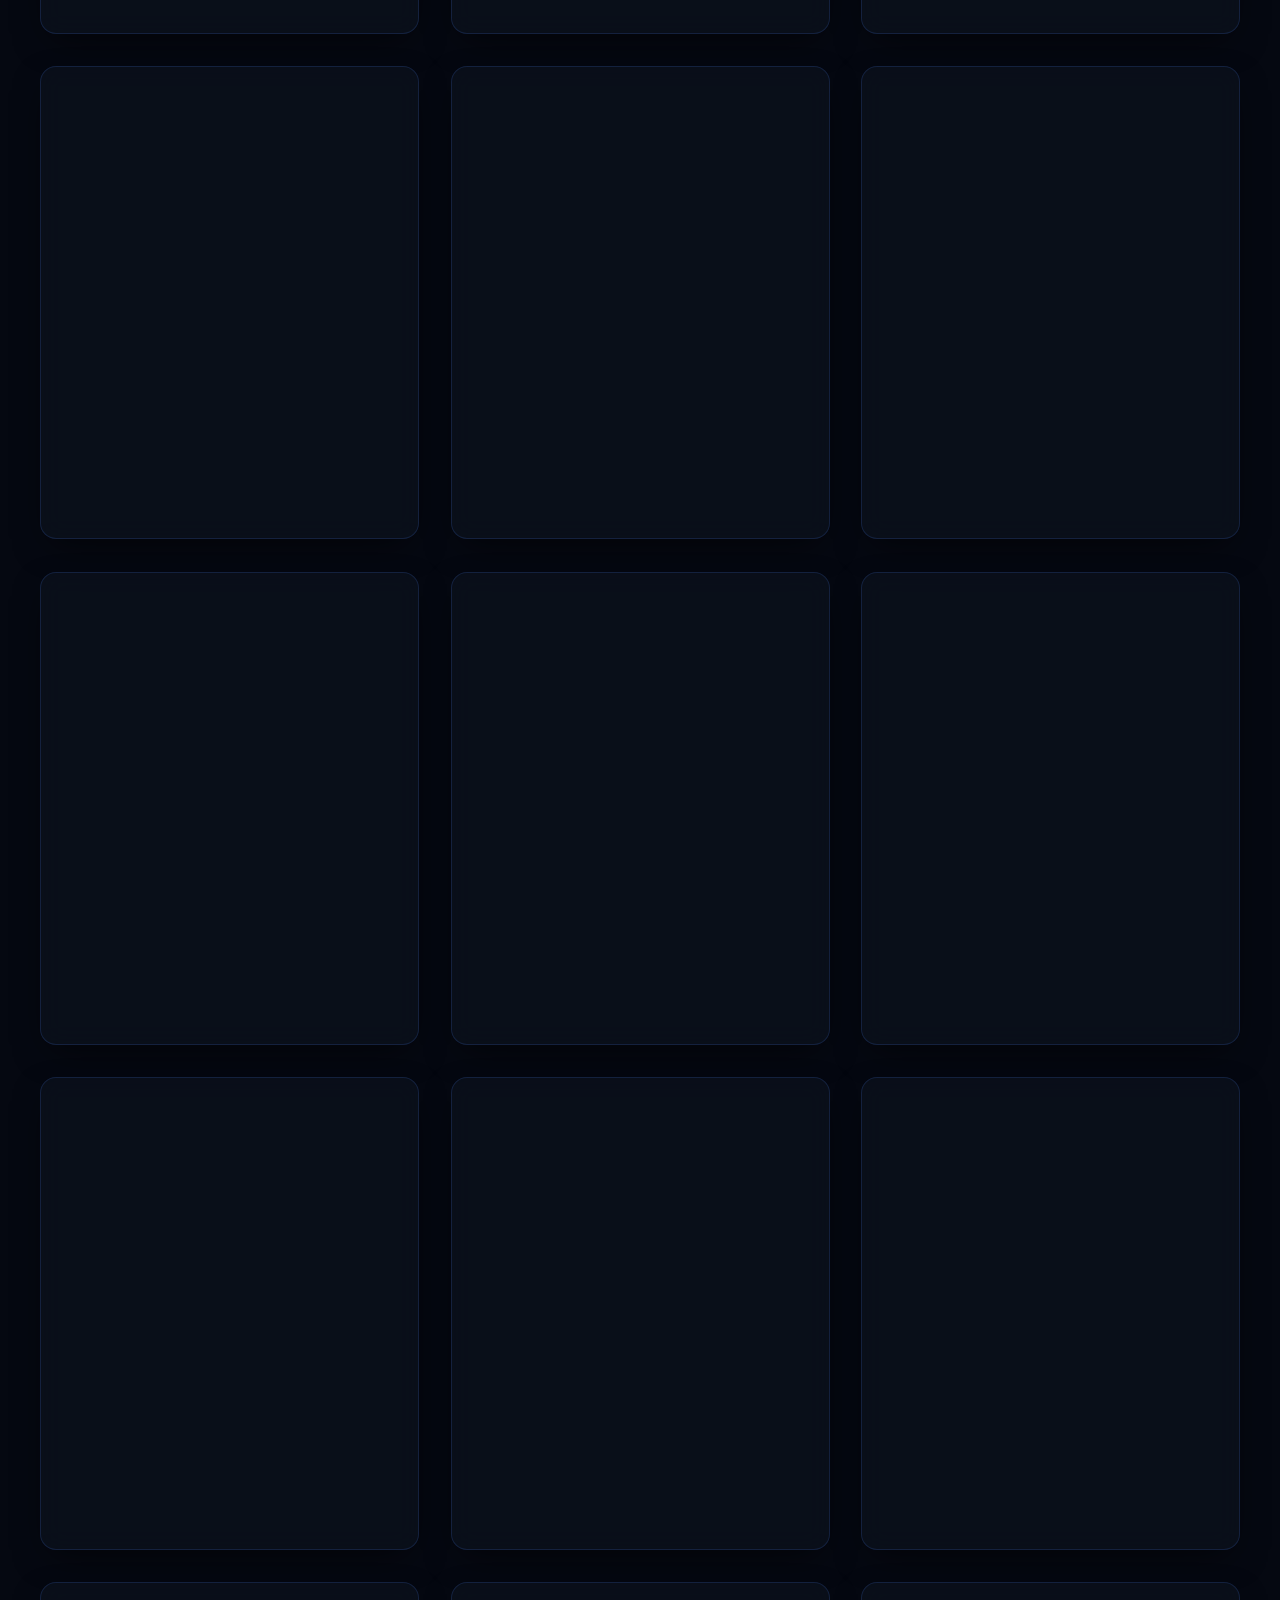
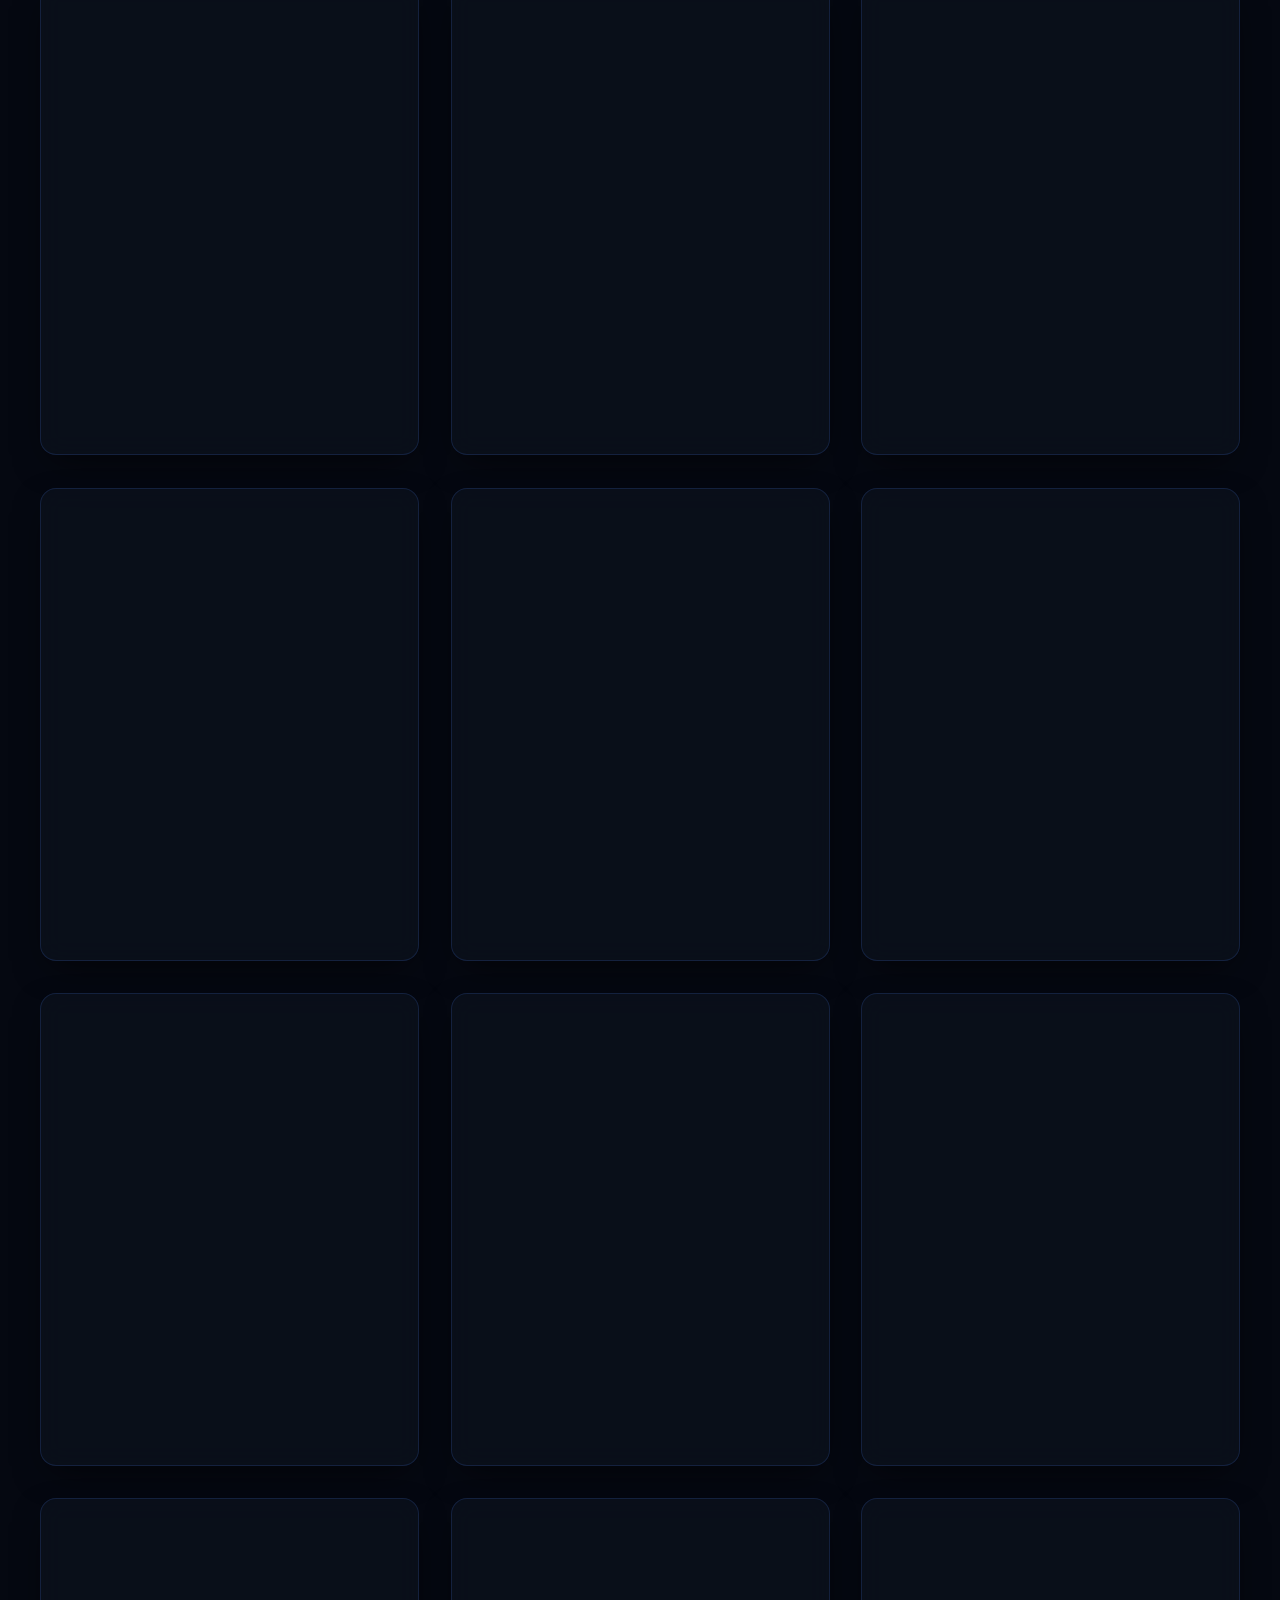
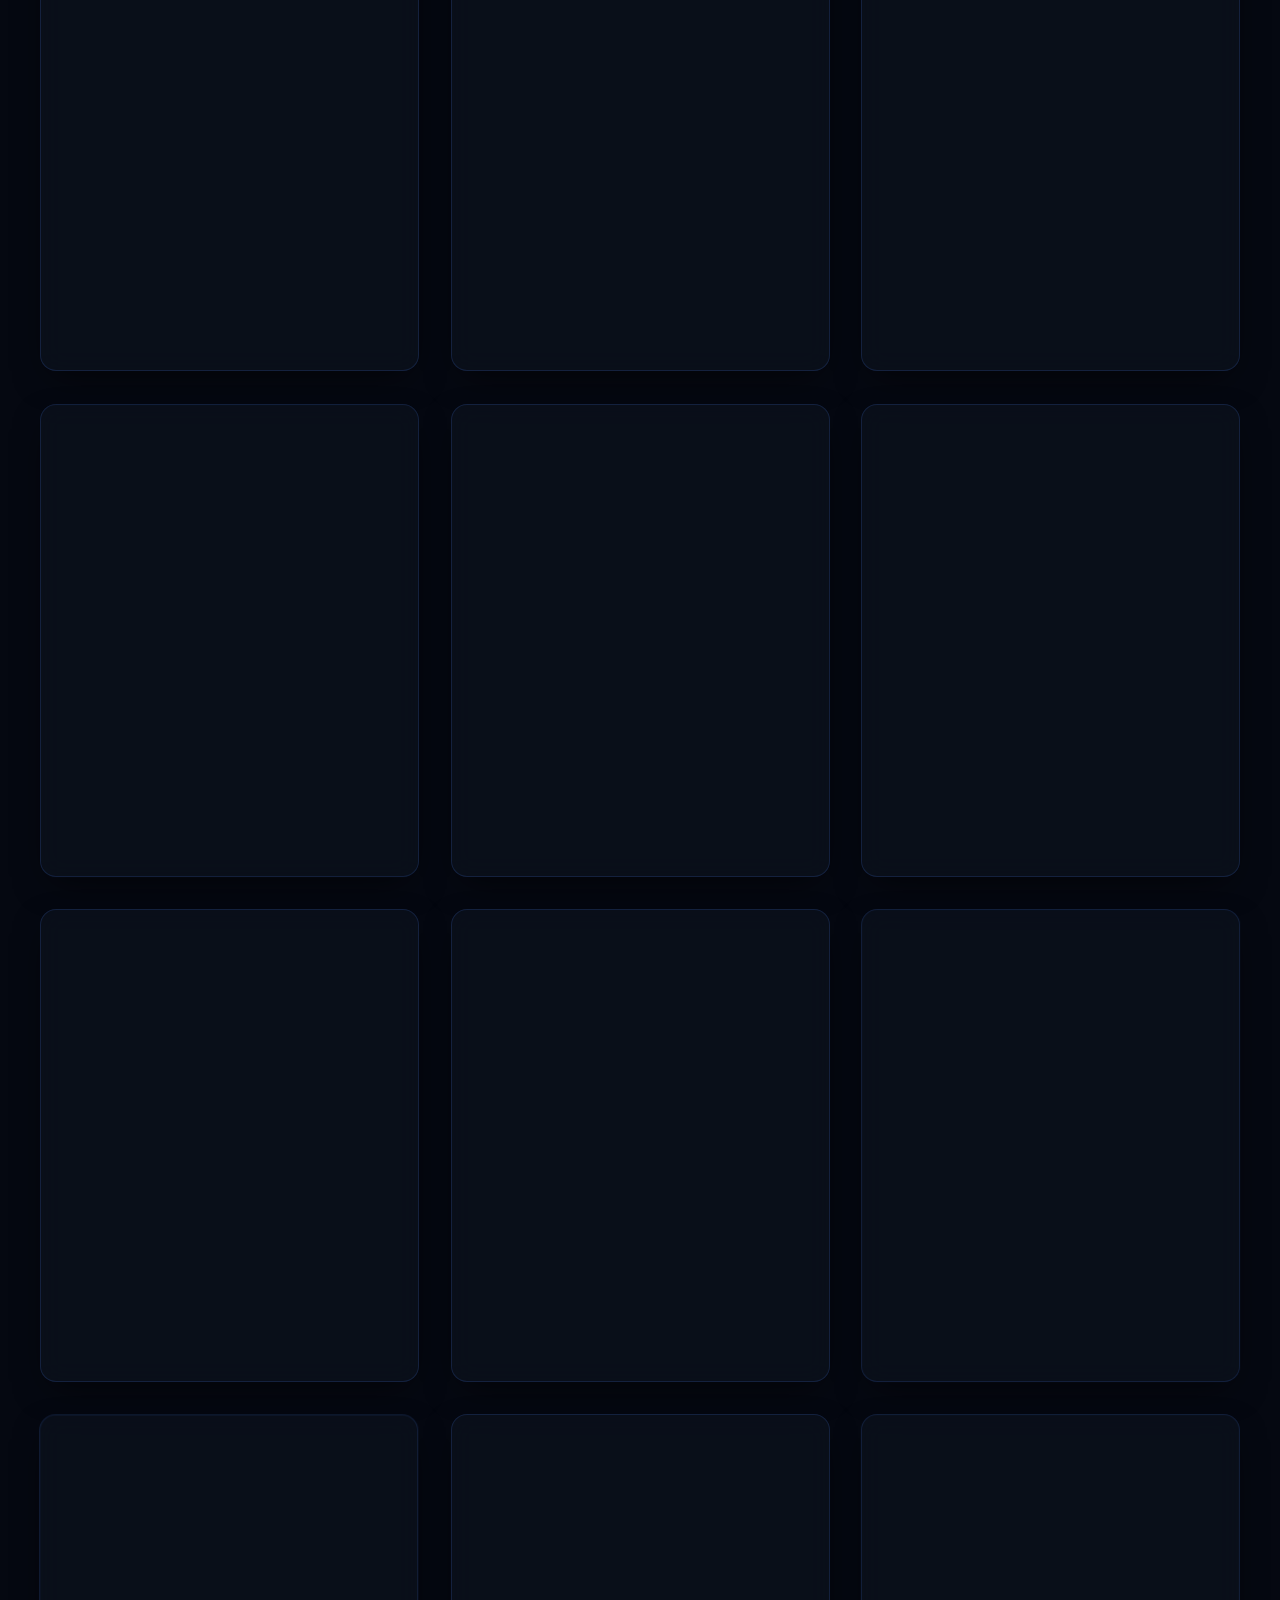
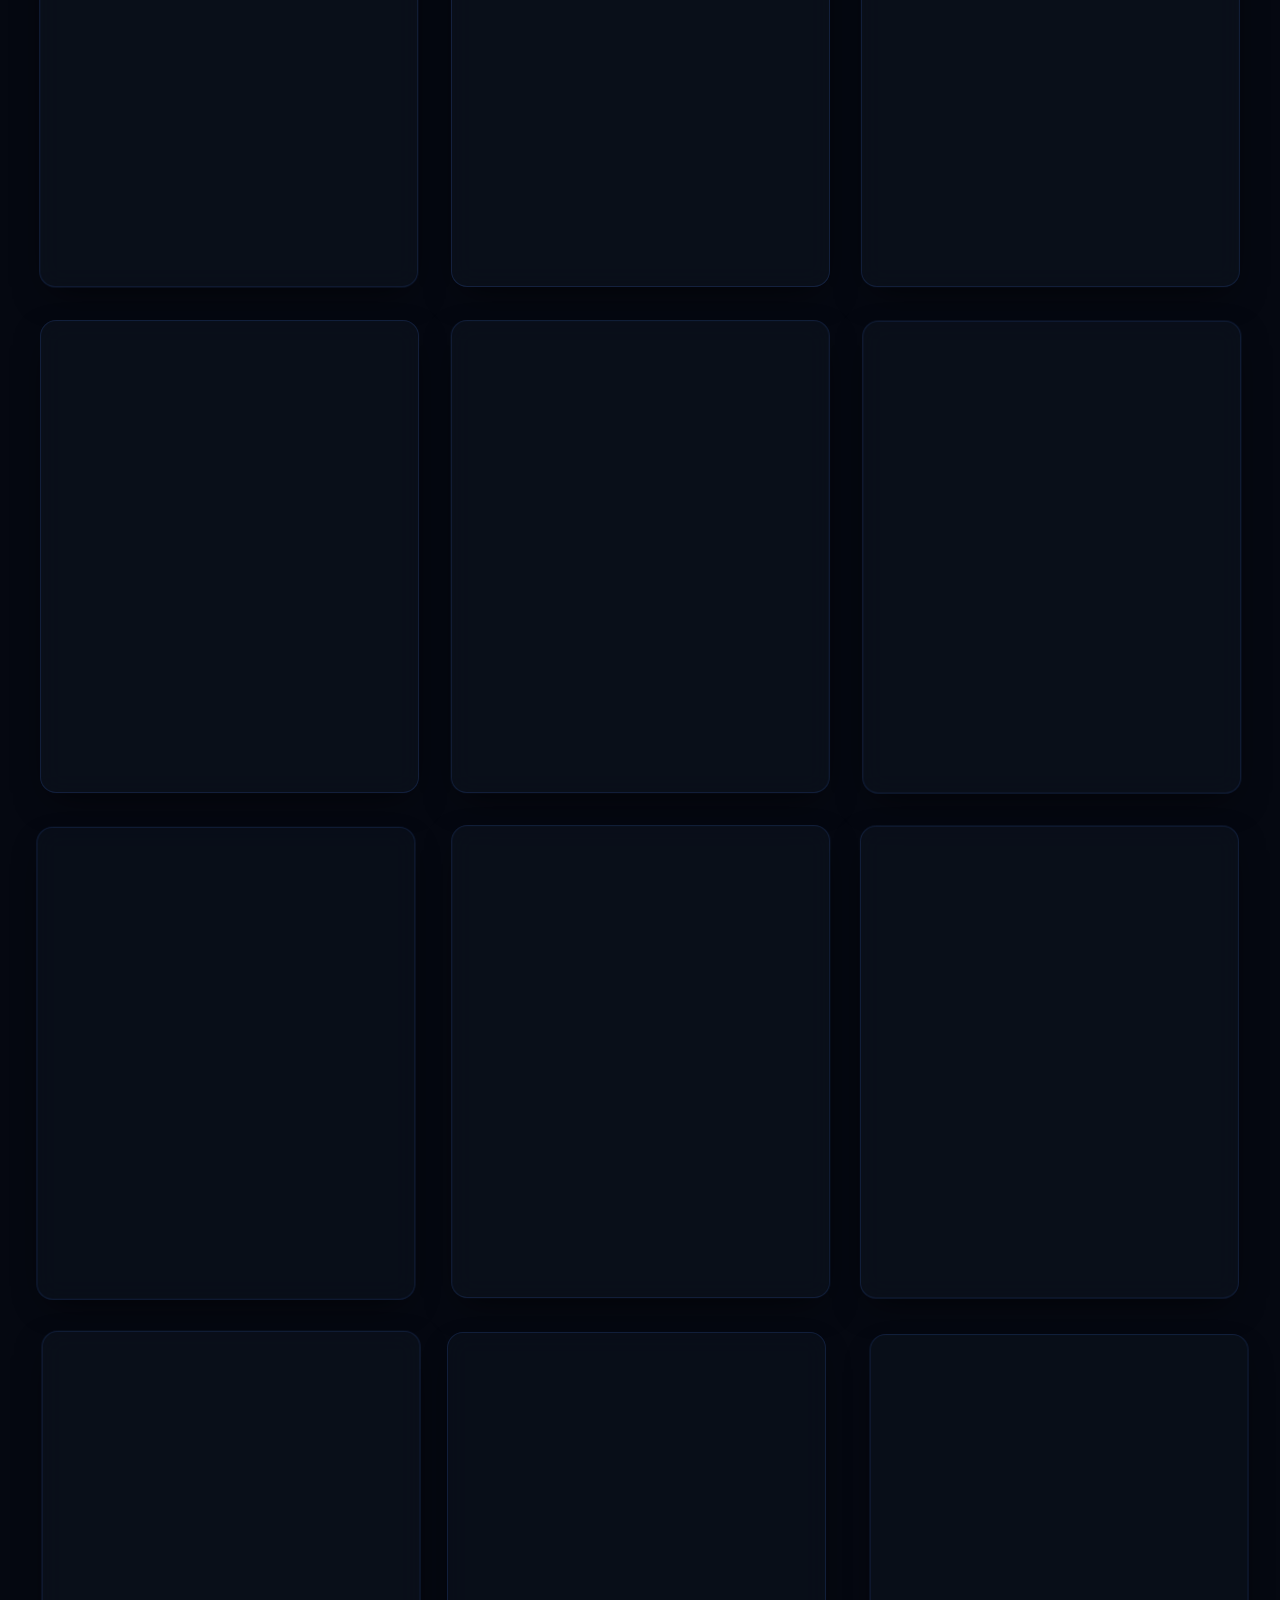
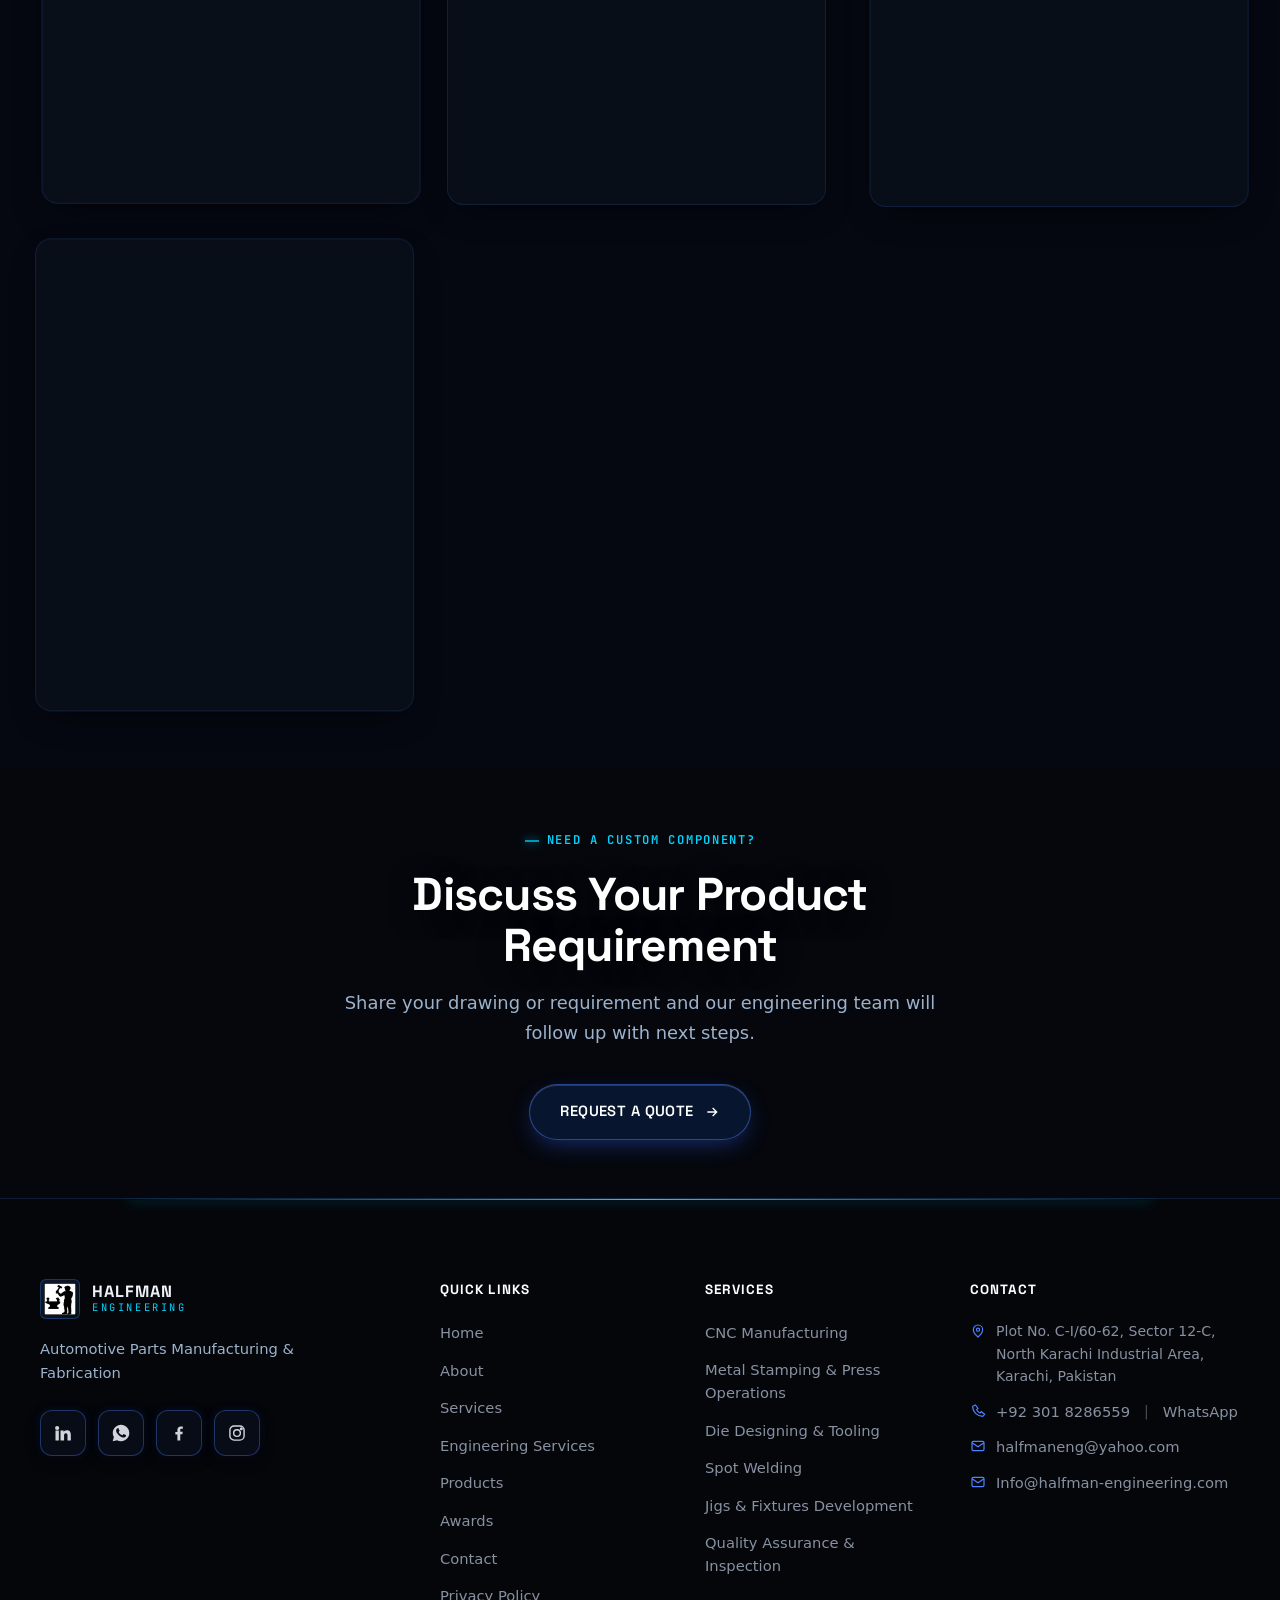
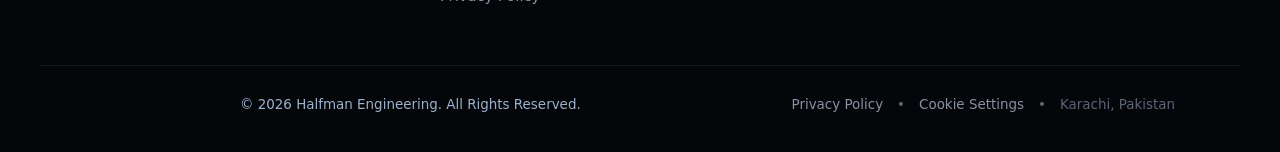
<file: products.html>
<!DOCTYPE html>
<html lang="en">
<head>
<meta charset="UTF-8">
<meta name="viewport" content="width=device-width, initial-scale=1.0">
<title>OEM Automotive Sheet Metal Parts &amp; Stamped Brackets | Halfman</title>
<meta name="description" content="Explore 50+ OEM stamped automotive sheet metal components, reinforcements, pedal brackets, exhaust hangers, fuel parts &amp; welded sub-assemblies.">
<meta name="keywords" content="automotive sheet metal parts Pakistan, custom stamped brackets Karachi, automotive body reinforcements, exhaust and spring hangers manufacturer, OEM auto parts catalog Pakistan, pressed steel components">
<meta name="robots" content="index, follow, max-image-preview:large, max-snippet:-1, max-video-preview:-1">
<link rel="canonical" href="https://halfman-engineering.com/products.html">
<meta property="og:type" content="website">
<meta property="og:locale" content="en_US">
<meta property="og:site_name" content="Halfman Engineering">
<meta property="og:title" content="OEM Automotive Sheet Metal Parts &amp; Stamped Brackets | Halfman">
<meta property="og:description" content="Explore 50+ OEM stamped automotive sheet metal components, reinforcements, pedal brackets, exhaust hangers, fuel parts &amp; welded sub-assemblies.">
<meta property="og:url" content="https://halfman-engineering.com/products.html">
<meta property="og:image" content="https://halfman-engineering.com/images/PRODUCT%20HERO%20BANNER%20IMAGE.jpeg">
<meta property="og:image:alt" content="Halfman Engineering Manufactured Automotive Sheet Metal Parts Portfolio">
<meta name="twitter:card" content="summary_large_image">
<meta name="twitter:title" content="OEM Automotive Sheet Metal Parts &amp; Stamped Brackets | Halfman">
<meta name="twitter:description" content="Explore 50+ OEM stamped automotive sheet metal components, reinforcements, pedal brackets, exhaust hangers, fuel parts &amp; welded sub-assemblies.">
<meta name="twitter:image" content="https://halfman-engineering.com/images/PRODUCT%20HERO%20BANNER%20IMAGE.jpeg">
<link rel="dns-prefetch" href="//fonts.googleapis.com">
<link rel="dns-prefetch" href="//fonts.gstatic.com">
<link rel="preconnect" href="https://fonts.googleapis.com">
<link rel="preconnect" href="https://fonts.gstatic.com" crossorigin>
<link href="https://fonts.googleapis.com/css2?family=Space+Grotesk:wght@500;600;700&family=Plus+Jakarta+Sans:wght@400;500;600;700;800&family=JetBrains+Mono:wght@400;500;600&display=swap" rel="stylesheet">
<link rel="stylesheet" href="css/style.css">
<link rel="stylesheet" href="css/chatbot.css">
<link rel="icon" href="favicon.ico" sizes="any">`r`n<link rel="icon" type="image/svg+xml" href="favicon.svg">`r`n<link rel="icon" type="image/png" sizes="48x48" href="favicon-48x48.png">`r`n<link rel="icon" type="image/png" sizes="512x512" href="favicon-512x512.png">`r`n<link rel="apple-touch-icon" href="favicon-512x512.png">
<script type="application/ld+json">
{
  "@context": "https://schema.org",
  "@graph": [
    {
      "@type": "CollectionPage",
      "@id": "https://halfman-engineering.com/products.html#collection",
      "name": "Automotive Sheet Metal Parts & Stamped Engineering Products",
      "description": "Portfolio of 50+ formed, pressed, stamped, and spot-welded automotive sheet metal components produced by Halfman Engineering in Karachi, Pakistan, including brackets, reinforcements, hangers, fuel system parts, panels, and structural members.",
      "url": "https://halfman-engineering.com/products.html",
      "provider": {
        "@type": ["Organization", "LocalBusiness", "AutoPartsManufacturer"],
        "@id": "https://halfman-engineering.com/#organization",
        "name": "Halfman Engineering",
        "url": "https://halfman-engineering.com/",
        "telephone": "+92-301-8286559",
        "email": "Info@halfman-engineering.com",
        "address": {
          "@type": "PostalAddress",
          "streetAddress": "Plot No. C-I/60-62, Sector 12-C, North Karachi Industrial Area",
          "addressLocality": "Karachi",
          "addressRegion": "Sindh",
          "postalCode": "75850",
          "addressCountry": "PK"
        }
      }
    },
    {
      "@type": "BreadcrumbList",
      "itemListElement": [
        {
          "@type": "ListItem",
          "position": 1,
          "name": "Home",
          "item": "https://halfman-engineering.com/"
        },
        {
          "@type": "ListItem",
          "position": 2,
          "name": "Products",
          "item": "https://halfman-engineering.com/products.html"
        }
      ]
    }
  ]
}
</script>
</head>
<body class="page-products">
<a href="#main" class="skip-link">Skip to main content</a>

<header class="site-header">
  <div class="container header-inner">
    <a href="/" class="brand" aria-label="Halfman Engineering — Home">
      <img loading="eager" decoding="async" src="images/halfman logo.png" alt="Halfman Engineering Logo" class="brand-mark" width="220" height="220">
      <span class="brand-text"><span class="name">HALFMAN</span><span class="tag">Engineering</span></span>
    </a>
    <nav class="nav-primary" aria-label="Primary">
      <a href="/">Home</a>
      <a href="about.html">About</a>
      <div class="nav-dropdown">
        <a href="services.html" class="nav-dropdown-toggle" aria-haspopup="true" aria-expanded="false">Services <svg viewBox="0 0 24 24" fill="none" stroke="currentColor" stroke-width="2" width="16" height="16"><path d="M6 9l6 6 6-6"/></svg></a>
        <div class="nav-dropdown-menu" role="menu">
          <a href="services.html" role="menuitem">All Services</a>
          <a href="engineering-services.html" role="menuitem">Engineering Services</a>
        </div>
      </div>
      <a href="products.html" aria-current="page">Products</a>
      <a href="awards.html">Awards</a>
      <a href="contact.html">Contact</a>
    </nav>
    <div class="header-actions">
      <a href="contact.html" class="btn btn-primary btn-sm">Request a Quote</a>
      <button class="nav-toggle" aria-label="Open menu" aria-expanded="false" aria-controls="mobile-nav">
        <span></span>
      </button>
    </div>
  </div>
</header>

<nav class="nav-panel" id="mobile-nav" aria-label="Mobile">
  <button class="nav-panel-close" aria-label="Close menu">
    <svg viewBox="0 0 24 24" fill="none" stroke="currentColor" stroke-width="1.8" width="20" height="20"><path d="M6 6l12 12M18 6L6 18"/></svg>
  </button>
  <a href="/">Home</a>
  <a href="about.html">About</a>
  <div class="nav-dropdown">
    <a href="services.html" class="nav-dropdown-toggle" aria-haspopup="true" aria-expanded="false">Services <svg viewBox="0 0 24 24" fill="none" stroke="currentColor" stroke-width="2" width="16" height="16"><path d="M6 9l6 6 6-6"/></svg></a>
    <div class="nav-dropdown-menu" role="menu">
      <a href="services.html" role="menuitem">All Services</a>
      <a href="engineering-services.html" role="menuitem">Engineering Services</a>
    </div>
  </div>
  <a href="products.html" aria-current="page">Products</a>
  <a href="awards.html">Awards</a>
  <a href="contact.html">Contact</a>
  <a href="contact.html" class="btn btn-primary btn-block">Request a Quote</a>
  <div class="nav-panel-meta">Plot No. C-I/60-62, Sector 12-C, North Karachi Industrial Area, Karachi, Pakistan<br>Automotive Parts Manufacturer &amp; Engineering Fabrication</div>
</nav>

<main id="main">

  <section class="hero page-hero">
    <div class="hero-media">
      <img decoding="async" src="images/PRODUCT HERO BANNER IMAGE.jpeg" alt="Precision stamped automotive sheet metal parts manufactured by Halfman Engineering Karachi" loading="eager" fetchpriority="high" width="1280" height="517">
    </div>
    <span class="hero-corner tl" aria-hidden="true"></span>
    <span class="hero-corner br" aria-hidden="true"></span>
    <div class="container hero-content">
      <nav class="hm-breadcrumbs" aria-label="Breadcrumbs">
        <span class="hm-breadcrumb-item"><a href="/">Home</a></span>
        <span class="hm-breadcrumb-sep">/</span>
        <span class="hm-breadcrumb-item active" aria-current="page">Products</span>
      </nav>
      <span class="hero-tag"><span class="dot"></span>Manufacturing Portfolio</span>
      <h1><span class="hero-line-break">Sheet Metal Parts</span> <span class="hero-line-break">&amp; Engineering Products</span></h1>
      <p class="lede">A portfolio of precision-engineered automotive components, assemblies, pressed parts, produced by Halfman Engineering.</p>
    </div>
  </section>
  <section class="section">
    <div class="container">
      <div class="filter-bar" data-filter-bar role="group" aria-label="Filter products by category">
        <button class="filter-btn is-active" data-filter="all" aria-pressed="true">All</button>
        <button class="filter-btn" data-filter="bracket" aria-pressed="false">Brackets</button>
        <button class="filter-btn" data-filter="reinforcement" aria-pressed="false">Reinforcements</button>
        <button class="filter-btn" data-filter="hanger" aria-pressed="false">Hangers</button>
        <button class="filter-btn" data-filter="fuel" aria-pressed="false">Fuel System</button>
        <button class="filter-btn" data-filter="panel" aria-pressed="false">Panels & Members</button>
        <button class="filter-btn" data-filter="assembly" aria-pressed="false">Assemblies</button>
      </div>

      <div class="grid grid-3" data-product-grid>
        <article class="product-card" data-category="bracket">
<div class="product-img-wrap">
            <img decoding="async" src="PARTS PICS 1/Bracket CPRS.png" alt="Bracket CPRS" loading="eager" fetchpriority="high" width="440" height="500">
          </div>
          <div class="product-body">
            <h3 class="product-name">Bracket CPRS</h3>
            <p class="product-desc">Sheet metal bracket formed and pressed component</p>
            <div class="product-footer">
              <a href="contact.html" class="view-details">View Details
                <svg viewBox="0 0 24 24" fill="none" stroke="currentColor" stroke-width="2"><path d="M5 12h14M13 6l6 6-6 6"/></svg>
              </a>
              <span class="part-code">BracketCPRS</span>
            </div>
          </div>
        </article>
        <article class="product-card" data-category="bracket">
<div class="product-img-wrap">
            <img decoding="async" src="PARTS PICS 1/BRKT Front Flexible Hose R&L.png" alt="BRKT Front Flexible Hose R&L" loading="eager" width="433" height="360">
          </div>
          <div class="product-body">
            <h3 class="product-name">Bracket Front Flexible Hose R&L</h3>
            <p class="product-desc">Front flexible hose routing bracket pair</p>
            <div class="product-footer">
              <a href="contact.html" class="view-details">View Details
                <svg viewBox="0 0 24 24" fill="none" stroke="currentColor" stroke-width="2"><path d="M5 12h14M13 6l6 6-6 6"/></svg>
              </a>
              <span class="part-code">BRKTFrontFlexibleHoseRL</span>
            </div>
          </div>
        </article>
        <article class="product-card" data-category="bracket">
<div class="product-img-wrap">
            <img decoding="async" src="PARTS PICS 1/Bracket, Front Fender Upper R&L.png" alt="Bracket Front Fender Upper R&L" loading="eager" width="500" height="500">
          </div>
          <div class="product-body">
            <h3 class="product-name">Bracket Front Fender Upper R&L</h3>
            <p class="product-desc">Upper front fender bracket left and right pair</p>
            <div class="product-footer">
              <a href="contact.html" class="view-details">View Details
                <svg viewBox="0 0 24 24" fill="none" stroke="currentColor" stroke-width="2"><path d="M5 12h14M13 6l6 6-6 6"/></svg>
              </a>
              <span class="part-code">BracketFrontFenderUpperRL</span>
            </div>
          </div>
        </article>
        <article class="product-card" data-category="bracket">
<div class="product-img-wrap">
            <img decoding="async" src="PARTS PICS 1/Bracket, Front Fender Lower R&L.png" alt="Bracket Front Fender Lower R&L" loading="eager" width="500" height="500">
          </div>
          <div class="product-body">
            <h3 class="product-name">Bracket Front Fender Lower R&L</h3>
            <p class="product-desc">Lower front fender bracket left and right pair</p>
            <div class="product-footer">
              <a href="contact.html" class="view-details">View Details
                <svg viewBox="0 0 24 24" fill="none" stroke="currentColor" stroke-width="2"><path d="M5 12h14M13 6l6 6-6 6"/></svg>
              </a>
              <span class="part-code">BracketFrontFenderLowerRL</span>
            </div>
          </div>
        </article>
        <article class="product-card" data-category="bracket">
<div class="product-img-wrap">
            <img decoding="async" class="zoom-in" src="PARTS PICS 1/Bracket Tail Pipe.png" alt="Bracket Tail Pipe" loading="eager" width="433" height="577">
          </div>
          <div class="product-body">
            <h3 class="product-name">Bracket Tail Pipe</h3>
            <p class="product-desc">Tail pipe bracket formed exhaust mounting component</p>
            <div class="product-footer">
              <a href="contact.html" class="view-details">View Details
                <svg viewBox="0 0 24 24" fill="none" stroke="currentColor" stroke-width="2"><path d="M5 12h14M13 6l6 6-6 6"/></svg>
              </a>
              <span class="part-code">BracketTailPipe</span>
            </div>
          </div>
        </article>
        <article class="product-card" data-category="bracket">
<div class="product-img-wrap">
            <img decoding="async" src="PARTS PICS 1/Bracket Roof Rienf.png" alt="Bracket Roof Reinforcement" loading="eager" width="433" height="577">
          </div>
          <div class="product-body">
            <h3 class="product-name">Bracket Roof Reinforcement</h3>
            <p class="product-desc">Roof reinforcement bracket structural sheet metal part</p>
            <div class="product-footer">
              <a href="contact.html" class="view-details">View Details
                <svg viewBox="0 0 24 24" fill="none" stroke="currentColor" stroke-width="2"><path d="M5 12h14M13 6l6 6-6 6"/></svg>
              </a>
              <span class="part-code">BracketRoofReinforcement</span>
            </div>
          </div>
        </article>
        <article class="product-card" data-category="bracket">
<div class="product-img-wrap">
            <img decoding="async" src="PARTS PICS 1/Bracket Rear Mount (Engine).jpg" alt="Bracket Rear Mount (Engine)" loading="lazy" width="1485" height="1059">
          </div>
          <div class="product-body">
            <h3 class="product-name">Bracket Rear Mount (Engine)</h3>
            <p class="product-desc">Engine rear mount bracket heavy duty formed part</p>
            <div class="product-footer">
              <a href="contact.html" class="view-details">View Details
                <svg viewBox="0 0 24 24" fill="none" stroke="currentColor" stroke-width="2"><path d="M5 12h14M13 6l6 6-6 6"/></svg>
              </a>
              <span class="part-code">BracketRearMountEngine</span>
            </div>
          </div>
        </article>
        <article class="product-card" data-category="bracket">
<div class="product-img-wrap">
            <img decoding="async" src="PARTS PICS 1/Bracket hood cusion.png" alt="Bracket Hood Cushion" loading="lazy" width="500" height="500">
          </div>
          <div class="product-body">
            <h3 class="product-name">Bracket Hood Cushion</h3>
            <p class="product-desc">Hood cushion bracket formed mounting component</p>
            <div class="product-footer">
              <a href="contact.html" class="view-details">View Details
                <svg viewBox="0 0 24 24" fill="none" stroke="currentColor" stroke-width="2"><path d="M5 12h14M13 6l6 6-6 6"/></svg>
              </a>
              <span class="part-code">BracketHoodCushion</span>
            </div>
          </div>
        </article>
        <article class="product-card" data-category="bracket">
<div class="product-img-wrap">
            <img decoding="async" src="PARTS PICS 1/Bracket Fuel Filter.jpg" alt="Bracket Fuel Filter" loading="lazy" width="1391" height="1131">
          </div>
          <div class="product-body">
            <h3 class="product-name">Bracket Fuel Filter</h3>
            <p class="product-desc">Mounting bracket for fuel filter assembly</p>
            <div class="product-footer">
              <a href="contact.html" class="view-details">View Details
                <svg viewBox="0 0 24 24" fill="none" stroke="currentColor" stroke-width="2"><path d="M5 12h14M13 6l6 6-6 6"/></svg>
              </a>
              <span class="part-code">BracketFuelFilter</span>
            </div>
          </div>
        </article>
        <article class="product-card" data-category="bracket">
<div class="product-img-wrap">
            <img decoding="async" class="zoom-in" src="PARTS PICS 1/Bracket Front Fender.png" alt="Bracket Front Fender" loading="lazy" width="433" height="577">
          </div>
          <div class="product-body">
            <h3 class="product-name">Bracket Front Fender</h3>
            <p class="product-desc">Front fender bracket formed sheet metal part</p>
            <div class="product-footer">
              <a href="contact.html" class="view-details">View Details
                <svg viewBox="0 0 24 24" fill="none" stroke="currentColor" stroke-width="2"><path d="M5 12h14M13 6l6 6-6 6"/></svg>
              </a>
              <span class="part-code">BracketFrontFender</span>
            </div>
          </div>
        </article>
        <article class="product-card" data-category="bracket">
<div class="product-img-wrap">
            <img decoding="async" src="PARTS PICS 1/Bracket Comp Fuel Tank Rear R.jpg" alt="Bracket Comp Fuel Tank Rear R" loading="lazy" width="1400" height="717">
          </div>
          <div class="product-body">
            <h3 class="product-name">Bracket Comp Fuel Tank Rear R</h3>
            <p class="product-desc">Rear bracket component for fuel tank mounting</p>
            <div class="product-footer">
              <a href="contact.html" class="view-details">View Details
                <svg viewBox="0 0 24 24" fill="none" stroke="currentColor" stroke-width="2"><path d="M5 12h14M13 6l6 6-6 6"/></svg>
              </a>
              <span class="part-code">BracketCompFuelTankRearR</span>
            </div>
          </div>
        </article>
        <article class="product-card" data-category="bracket">
<div class="product-img-wrap">
            <img decoding="async" src="PARTS PICS 1/Bracket Comp Canister.png" alt="Bracket Comp Canister" loading="lazy" width="500" height="500">
          </div>
          <div class="product-body">
            <h3 class="product-name">Bracket Comp Canister</h3>
            <p class="product-desc">Canister mounting bracket formed sheet metal part</p>
            <div class="product-footer">
              <a href="contact.html" class="view-details">View Details
                <svg viewBox="0 0 24 24" fill="none" stroke="currentColor" stroke-width="2"><path d="M5 12h14M13 6l6 6-6 6"/></svg>
              </a>
              <span class="part-code">BracketCompCanister</span>
            </div>
          </div>
        </article>
        <article class="product-card" data-category="bracket">
<div class="product-img-wrap">
            <img decoding="async" src="PARTS PICS 1/Brace Lamp Support.png" alt="Brace Lamp Support" loading="lazy" width="500" height="500">
          </div>
          <div class="product-body">
            <h3 class="product-name">Brace Lamp Support</h3>
            <p class="product-desc">Lamp support brace formed structural component</p>
            <div class="product-footer">
              <a href="contact.html" class="view-details">View Details
                <svg viewBox="0 0 24 24" fill="none" stroke="currentColor" stroke-width="2"><path d="M5 12h14M13 6l6 6-6 6"/></svg>
              </a>
              <span class="part-code">BraceLampSupport</span>
            </div>
          </div>
        </article>
        <article class="product-card" data-category="bracket">
<div class="product-img-wrap">
            <img decoding="async" src="PARTS PICS 1/Rear Engine Supprorting Bracket.jpg" alt="Rear Engine Supporting Bracket" loading="lazy" width="1690" height="931">
          </div>
          <div class="product-body">
            <h3 class="product-name">Rear Engine Supporting Bracket</h3>
            <p class="product-desc">Heavy duty rear engine supporting bracket</p>
            <div class="product-footer">
              <a href="contact.html" class="view-details">View Details
                <svg viewBox="0 0 24 24" fill="none" stroke="currentColor" stroke-width="2"><path d="M5 12h14M13 6l6 6-6 6"/></svg>
              </a>
              <span class="part-code">RearEngineSupportingBracket</span>
            </div>
          </div>
        </article>
        <article class="product-card" data-category="reinforcement">
<div class="product-img-wrap">
            <img decoding="async" src="PARTS PICS 1/Reinf, RR Seat Belt CTR.png" alt="Reinforcement Rear Seat Belt CTR" loading="lazy" width="577" height="433">
          </div>
          <div class="product-body">
            <h3 class="product-name">Reinforcement Rear Seat Belt CTR</h3>
            <p class="product-desc">Center rear seat belt reinforcement</p>
            <div class="product-footer">
              <a href="contact.html" class="view-details">View Details
                <svg viewBox="0 0 24 24" fill="none" stroke="currentColor" stroke-width="2"><path d="M5 12h14M13 6l6 6-6 6"/></svg>
              </a>
              <span class="part-code">ReinforcementRearSeatBeltCTR</span>
            </div>
          </div>
        </article>
        <article class="product-card" data-category="reinforcement">
<div class="product-img-wrap">
            <img decoding="async" src="PARTS PICS 1/Reinf Side Door Hinge.jpg" alt="Reinforcement Side Door Hinge" loading="lazy" width="1189" height="880">
          </div>
          <div class="product-body">
            <h3 class="product-name">Reinforcement Side Door Hinge</h3>
            <p class="product-desc">Side door hinge reinforcement pressed steel component</p>
            <div class="product-footer">
              <a href="contact.html" class="view-details">View Details
                <svg viewBox="0 0 24 24" fill="none" stroke="currentColor" stroke-width="2"><path d="M5 12h14M13 6l6 6-6 6"/></svg>
              </a>
              <span class="part-code">ReinforcementSideDoorHinge</span>
            </div>
          </div>
        </article>
        <article class="product-card" data-category="reinforcement">
<div class="product-img-wrap">
            <img decoding="async" src="PARTS PICS 1/Reinf RR Seat Belt Side R&L.png" alt="Reinforcement Rear Seat Belt Side R&L" loading="lazy" width="432" height="577">
          </div>
          <div class="product-body">
            <h3 class="product-name">Reinforcement Rear Seat Belt Side R&L</h3>
            <p class="product-desc">Rear seat belt side reinforcement pair</p>
            <div class="product-footer">
              <a href="contact.html" class="view-details">View Details
                <svg viewBox="0 0 24 24" fill="none" stroke="currentColor" stroke-width="2"><path d="M5 12h14M13 6l6 6-6 6"/></svg>
              </a>
              <span class="part-code">ReinforcementRearSeatBeltSideRL</span>
            </div>
          </div>
        </article>
        <article class="product-card" data-category="reinforcement">
<div class="product-img-wrap">
            <img decoding="async" src="PARTS PICS 1/Reinf Rear Door Inner Front R&L.jpg" alt="Reinforcement Rear Door Inner Front R&L" loading="lazy" width="1086" height="1448">
          </div>
          <div class="product-body">
            <h3 class="product-name">Reinforcement Rear Door Inner Front R&L</h3>
            <p class="product-desc">Inner front rear door reinforcement pair</p>
            <div class="product-footer">
              <a href="contact.html" class="view-details">View Details
                <svg viewBox="0 0 24 24" fill="none" stroke="currentColor" stroke-width="2"><path d="M5 12h14M13 6l6 6-6 6"/></svg>
              </a>
              <span class="part-code">ReinforcementRearDoorInnerFrontRL</span>
            </div>
          </div>
        </article>
        <article class="product-card" data-category="reinforcement">
<div class="product-img-wrap">
            <img decoding="async" src="PARTS PICS 1/Reinf Pedal Bracket L.jpg" alt="Reinforcement Pedal Bracket L" loading="lazy" width="1050" height="1400">
          </div>
          <div class="product-body">
            <h3 class="product-name">Reinforcement Pedal Bracket L</h3>
            <p class="product-desc">Left side pedal bracket reinforcement</p>
            <div class="product-footer">
              <a href="contact.html" class="view-details">View Details
                <svg viewBox="0 0 24 24" fill="none" stroke="currentColor" stroke-width="2"><path d="M5 12h14M13 6l6 6-6 6"/></svg>
              </a>
              <span class="part-code">ReinforcementPedalBracketL</span>
            </div>
          </div>
        </article>
        <article class="product-card" data-category="reinforcement">
<div class="product-img-wrap">
            <img decoding="async" class="zoom-in" src="PARTS PICS 1/Reinf Front Hood Hinge.png" alt="Reinforcement Front Hood Hinge" loading="lazy" width="449" height="556">
          </div>
          <div class="product-body">
            <h3 class="product-name">Reinforcement Front Hood Hinge</h3>
            <p class="product-desc">Hood hinge reinforcement structural sheet metal part</p>
            <div class="product-footer">
              <a href="contact.html" class="view-details">View Details
                <svg viewBox="0 0 24 24" fill="none" stroke="currentColor" stroke-width="2"><path d="M5 12h14M13 6l6 6-6 6"/></svg>
              </a>
              <span class="part-code">ReinforcementFrontHoodHinge</span>
            </div>
          </div>
        </article>
        <article class="product-card" data-category="reinforcement">
<div class="product-img-wrap">
            <img decoding="async" src="PARTS PICS 1/Reinf Comp Glove Box Upper.png" alt="Reinforcement Glove Box Upper" loading="lazy" width="577" height="432">
          </div>
          <div class="product-body">
            <h3 class="product-name">Reinforcement Glove Box Upper</h3>
            <p class="product-desc">Upper glove box compartment reinforcement</p>
            <div class="product-footer">
              <a href="contact.html" class="view-details">View Details
                <svg viewBox="0 0 24 24" fill="none" stroke="currentColor" stroke-width="2"><path d="M5 12h14M13 6l6 6-6 6"/></svg>
              </a>
              <span class="part-code">ReinforcementGloveBoxUpper</span>
            </div>
          </div>
        </article>
        <article class="product-card" data-category="reinforcement">
<div class="product-img-wrap">
            <img decoding="async" src="PARTS PICS 1/Reinf Back Door Hinge R&L.png" alt="Reinforcement Back Door Hinge R&L" loading="lazy" width="433" height="577">
          </div>
          <div class="product-body">
            <h3 class="product-name">Reinforcement Back Door Hinge R&L</h3>
            <p class="product-desc">Back door hinge reinforcement pair</p>
            <div class="product-footer">
              <a href="contact.html" class="view-details">View Details
                <svg viewBox="0 0 24 24" fill="none" stroke="currentColor" stroke-width="2"><path d="M5 12h14M13 6l6 6-6 6"/></svg>
              </a>
              <span class="part-code">ReinforcementBackDoorHingeRL</span>
            </div>
          </div>
        </article>
        <article class="product-card" data-category="reinforcement">
<div class="product-img-wrap">
            <img decoding="async" src="PARTS PICS 1/Reinf Comp Pedal Bracket R YX0.jpg" alt="Reinf Comp Pedal Bracket R" loading="lazy" width="896" height="1195">
          </div>
          <div class="product-body">
            <h3 class="product-name">Reinforcement Comp Pedal Bracket R YX0</h3>
            <p class="product-desc">Right side pedal bracket reinforcement</p>
            <div class="product-footer">
              <a href="contact.html" class="view-details">View Details
                <svg viewBox="0 0 24 24" fill="none" stroke="currentColor" stroke-width="2"><path d="M5 12h14M13 6l6 6-6 6"/></svg>
              </a>
              <span class="part-code">ReinfCompPedalBracketR</span>
            </div>
          </div>
        </article>
        <article class="product-card" data-category="reinforcement">
<div class="product-img-wrap">
            <img decoding="async" src="PARTS PICS 1/RF Comp RR PLR CTR R&L.png" alt="Reinforcement Rear Pillar Center R&L" loading="lazy" width="433" height="577">
          </div>
          <div class="product-body">
            <h3 class="product-name">Reinforcement Rear Pillar Center R&L</h3>
            <p class="product-desc">Center rear pillar reinforcement pair</p>
            <div class="product-footer">
              <a href="contact.html" class="view-details">View Details
                <svg viewBox="0 0 24 24" fill="none" stroke="currentColor" stroke-width="2"><path d="M5 12h14M13 6l6 6-6 6"/></svg>
              </a>
              <span class="part-code">ReinforcementRearPillarCenterRL</span>
            </div>
          </div>
        </article>
        <article class="product-card" data-category="reinforcement">
<div class="product-img-wrap">
            <img decoding="async" src="PARTS PICS 1/Reinf , Comp Pedal Bracket R YV7.jpg" alt="Reinforcement Comp Pedal Bracket R YV7" loading="lazy" width="1050" height="1400">
          </div>
          <div class="product-body">
            <h3 class="product-name">Reinforcement Comp Pedal Bracket R YV7</h3>
            <p class="product-desc">Pedal Bracket Reinforcement YV7 variant</p>
            <div class="product-footer">
              <a href="contact.html" class="view-details">View Details
                <svg viewBox="0 0 24 24" fill="none" stroke="currentColor" stroke-width="2"><path d="M5 12h14M13 6l6 6-6 6"/></svg>
              </a>
              <span class="part-code">ReinfCompPedalBracketRYV7</span>
            </div>
          </div>
        </article>
        <article class="product-card" data-category="hanger">
<div class="product-img-wrap">
            <img decoding="async" src="PARTS PICS 1/Hanger Comp Rear Spring.png" alt="Hanger Rear Spring Rear" loading="lazy" width="433" height="577">
          </div>
          <div class="product-body">
            <h3 class="product-name">Hanger Rear Spring</h3>
            <p class="product-desc">Rear spring hanger formed steel part</p>
            <div class="product-footer">
              <a href="contact.html" class="view-details">View Details
                <svg viewBox="0 0 24 24" fill="none" stroke="currentColor" stroke-width="2"><path d="M5 12h14M13 6l6 6-6 6"/></svg>
              </a>
              <span class="part-code">HangerRearSpringRear</span>
            </div>
          </div>
        </article>
        <article class="product-card" data-category="hanger">
<div class="product-img-wrap">
            <img decoding="async" src="PARTS PICS 1/Hanger Rear Spring Rear Model STR.jpg" alt="Hanger Rear Spring Rear STR" loading="lazy" width="960" height="1280">
          </div>
          <div class="product-body">
            <h3 class="product-name">Hanger Rear Spring Rear STR</h3>
            <p class="product-desc">Rear spring hanger STR variant</p>
            <div class="product-footer">
              <a href="contact.html" class="view-details">View Details
                <svg viewBox="0 0 24 24" fill="none" stroke="currentColor" stroke-width="2"><path d="M5 12h14M13 6l6 6-6 6"/></svg>
              </a>
              <span class="part-code">HangerRearSpringRearSTR</span>
            </div>
          </div>
        </article>
        <article class="product-card" data-category="hanger">
<div class="product-img-wrap">
            <img decoding="async" src="PARTS PICS 1/Hanger Comp Rear Spring Rear Model STV.jpg" alt="Hanger Rear Spring Rear STV" loading="lazy" width="1364" height="1153">
          </div>
          <div class="product-body">
            <h3 class="product-name">Hanger Rear Spring Rear STV</h3>
            <p class="product-desc">Rear spring hanger STV variant</p>
            <div class="product-footer">
              <a href="contact.html" class="view-details">View Details
                <svg viewBox="0 0 24 24" fill="none" stroke="currentColor" stroke-width="2"><path d="M5 12h14M13 6l6 6-6 6"/></svg>
              </a>
              <span class="part-code">HangerRearSpringRearSTV</span>
            </div>
          </div>
        </article>
        <article class="product-card" data-category="hanger">
<div class="product-img-wrap">
            <img decoding="async" src="PARTS PICS 1/Hanger Muffler (1).jpg" alt="Hanger Muffler" loading="lazy" width="1050" height="1400">
          </div>
          <div class="product-body">
            <h3 class="product-name">Hanger Muffler</h3>
            <p class="product-desc">Muffler hanger formed exhaust mounting part</p>
            <div class="product-footer">
              <a href="contact.html" class="view-details">View Details
                <svg viewBox="0 0 24 24" fill="none" stroke="currentColor" stroke-width="2"><path d="M5 12h14M13 6l6 6-6 6"/></svg>
              </a>
              <span class="part-code">HangerMuffler</span>
            </div>
          </div>
        </article>
        <article class="product-card" data-category="hanger">
<div class="product-img-wrap">
            <img decoding="async" src="PARTS PICS 1/Hanger Comp Pedal Bracket YR9.png" alt="Hanger Pedal Bracket YR9" loading="lazy" width="433" height="577">
          </div>
          <div class="product-body">
            <h3 class="product-name">Hanger Pedal Bracket YR9</h3>
            <p class="product-desc">Pedal bracket hanger YR9 variant</p>
            <div class="product-footer">
              <a href="contact.html" class="view-details">View Details
                <svg viewBox="0 0 24 24" fill="none" stroke="currentColor" stroke-width="2"><path d="M5 12h14M13 6l6 6-6 6"/></svg>
              </a>
              <span class="part-code">HangerPedalBracketYR9</span>
            </div>
          </div>
        </article>
        <article class="product-card" data-category="hanger">
<div class="product-img-wrap">
            <img decoding="async" src="PARTS PICS 1/Hanger Comp Pedal Bracket Model YN3.jpg" alt="Hanger Pedal Bracket Model YN3" loading="lazy" width="1309" height="1201">
          </div>
          <div class="product-body">
            <h3 class="product-name">Hanger Pedal Bracket Model YN3</h3>
            <p class="product-desc">Complete pedal bracket hanger assembly YN3 variant</p>
            <div class="product-footer">
              <a href="contact.html" class="view-details">View Details
                <svg viewBox="0 0 24 24" fill="none" stroke="currentColor" stroke-width="2"><path d="M5 12h14M13 6l6 6-6 6"/></svg>
              </a>
              <span class="part-code">HangerPedalBracketModelYN3</span>
            </div>
          </div>
        </article>
        <article class="product-card" data-category="fuel">
<div class="product-img-wrap">
            <img decoding="async" src="PARTS PICS 1/Gutter Comp, Input Oil.png" alt="Gutter Input Oil" loading="lazy" width="500" height="500">
          </div>
          <div class="product-body">
            <h3 class="product-name">Gutter Input Oil</h3>
            <p class="product-desc">Oil input gutter component</p>
            <div class="product-footer">
              <a href="contact.html" class="view-details">View Details
                <svg viewBox="0 0 24 24" fill="none" stroke="currentColor" stroke-width="2"><path d="M5 12h14M13 6l6 6-6 6"/></svg>
              </a>
              <span class="part-code">GutterInputOil</span>
            </div>
          </div>
        </article>
        <article class="product-card" data-category="fuel">
<div class="product-img-wrap">
            <img decoding="async" src="PARTS PICS 1/Lid comp, Fuel Inlet Y4J.jpg" alt="Lid Fuel Inlet Y4J" loading="lazy" width="1086" height="1379">
          </div>
          <div class="product-body">
            <h3 class="product-name">Lid Fuel Inlet Y4J</h3>
            <p class="product-desc">Complete fuel inlet lid assembly Y4J variant</p>
            <div class="product-footer">
              <a href="contact.html" class="view-details">View Details
                <svg viewBox="0 0 24 24" fill="none" stroke="currentColor" stroke-width="2"><path d="M5 12h14M13 6l6 6-6 6"/></svg>
              </a>
              <span class="part-code">LidFuelInletY4J</span>
            </div>
          </div>
        </article>
        <article class="product-card" data-category="fuel">
<div class="product-img-wrap">
            <img decoding="async" src="PARTS PICS 1/Lid Comp Fuel Inlet YV7.jpg" alt="Lid Fuel Inlet YV7" loading="lazy" width="1086" height="1448">
          </div>
          <div class="product-body">
            <h3 class="product-name">Lid Fuel Inlet YV7</h3>
            <p class="product-desc">Fuel inlet lid YV7 variant</p>
            <div class="product-footer">
              <a href="contact.html" class="view-details">View Details
                <svg viewBox="0 0 24 24" fill="none" stroke="currentColor" stroke-width="2"><path d="M5 12h14M13 6l6 6-6 6"/></svg>
              </a>
              <span class="part-code">LidFuelInletYV7</span>
            </div>
          </div>
        </article>
        <article class="product-card" data-category="fuel">
<div class="product-img-wrap">
            <img decoding="async" src="PARTS PICS 1/Junction Switch.jpg" alt="Junction Switch" loading="lazy" width="896" height="1195">
          </div>
          <div class="product-body">
            <h3 class="product-name">Junction Switch</h3>
            <p class="product-desc">Switch junction component</p>
            <div class="product-footer">
              <a href="contact.html" class="view-details">View Details
                <svg viewBox="0 0 24 24" fill="none" stroke="currentColor" stroke-width="2"><path d="M5 12h14M13 6l6 6-6 6"/></svg>
              </a>
              <span class="part-code">JunctionSwitch</span>
            </div>
          </div>
        </article>
        <article class="product-card" data-category="fuel">
<div class="product-img-wrap">
            <img decoding="async" src="PARTS PICS 1/Plate Fuel Pump.png" alt="Plate Fuel Pump" loading="lazy" width="375" height="666">
          </div>
          <div class="product-body">
            <h3 class="product-name">Plate Fuel Pump</h3>
            <p class="product-desc">Fuel pump mounting plate</p>
            <div class="product-footer">
              <a href="contact.html" class="view-details">View Details
                <svg viewBox="0 0 24 24" fill="none" stroke="currentColor" stroke-width="2"><path d="M5 12h14M13 6l6 6-6 6"/></svg>
              </a>
              <span class="part-code">PlateFuelPump</span>
            </div>
          </div>
        </article>
        <article class="product-card" data-category="fuel">
<div class="product-img-wrap">
            <img decoding="async" src="PARTS PICS 1/Plate Oil Pan Baffle.png" alt="Plate Oil Pan Baffle" loading="lazy" width="500" height="500">
          </div>
          <div class="product-body">
            <h3 class="product-name">Plate Oil Pan Baffle</h3>
            <p class="product-desc">Oil pan baffle plate</p>
            <div class="product-footer">
              <a href="contact.html" class="view-details">View Details
                <svg viewBox="0 0 24 24" fill="none" stroke="currentColor" stroke-width="2"><path d="M5 12h14M13 6l6 6-6 6"/></svg>
              </a>
              <span class="part-code">PlateOilPanBaffle</span>
            </div>
          </div>
        </article>
        <article class="product-card" data-category="fuel">
<div class="product-img-wrap">
            <img decoding="async" src="PARTS PICS 1/Box Fuel Inlet Model Y4J.png" alt="Box Fuel Inlet Model Y4J" loading="lazy" width="500" height="500">
          </div>
          <div class="product-body">
            <h3 class="product-name">Box Fuel Inlet Model Y4J</h3>
            <p class="product-desc">Fuel inlet box Y4J variant</p>
            <div class="product-footer">
              <a href="contact.html" class="view-details">View Details
                <svg viewBox="0 0 24 24" fill="none" stroke="currentColor" stroke-width="2"><path d="M5 12h14M13 6l6 6-6 6"/></svg>
              </a>
              <span class="part-code">BoxFuelInletModelY4J</span>
            </div>
          </div>
        </article>
        <article class="product-card" data-category="fuel">
<div class="product-img-wrap">
            <img decoding="async" src="PARTS PICS 1/Box fuel filler Model YLA.png" alt="Box Fuel Filler Model YLA" loading="lazy" width="500" height="500">
          </div>
          <div class="product-body">
            <h3 class="product-name">Box Fuel Filler Model YLA</h3>
            <p class="product-desc">Fuel filler box YLA variant</p>
            <div class="product-footer">
              <a href="contact.html" class="view-details">View Details
                <svg viewBox="0 0 24 24" fill="none" stroke="currentColor" stroke-width="2"><path d="M5 12h14M13 6l6 6-6 6"/></svg>
              </a>
              <span class="part-code">BoxFuelFillerModelYLA</span>
            </div>
          </div>
        </article>
        <article class="product-card" data-category="panel">
<div class="product-img-wrap">
            <img decoding="async" src="PARTS PICS 1/Panel Roof Side Inner Rear R&L.jpg" alt="Panel Roof Side Inner Rear R&L" loading="lazy" width="1050" height="1400">
          </div>
          <div class="product-body">
            <h3 class="product-name">Panel Roof Side Inner Rear R&L</h3>
            <p class="product-desc">Inner rear roof side panel pair</p>
            <div class="product-footer">
              <a href="contact.html" class="view-details">View Details
                <svg viewBox="0 0 24 24" fill="none" stroke="currentColor" stroke-width="2"><path d="M5 12h14M13 6l6 6-6 6"/></svg>
              </a>
              <span class="part-code">PanelRoofSideInnerRearRL</span>
            </div>
          </div>
        </article>
        <article class="product-card" data-category="panel">
<div class="product-img-wrap">
            <img decoding="async" src="PARTS PICS 1/Panel Radiator Cover Upper.jfif" alt="Panel Radiator Cover Upper" loading="lazy" width="1194" height="896">
          </div>
          <div class="product-body">
            <h3 class="product-name">Panel Radiator Cover Upper</h3>
            <p class="product-desc">Upper radiator cover panel</p>
            <div class="product-footer">
              <a href="contact.html" class="view-details">View Details
                <svg viewBox="0 0 24 24" fill="none" stroke="currentColor" stroke-width="2"><path d="M5 12h14M13 6l6 6-6 6"/></svg>
              </a>
              <span class="part-code">PanelRadiatorCoverUpper</span>
            </div>
          </div>
        </article>
        <article class="product-card" data-category="panel">
<div class="product-img-wrap">
            <img decoding="async" src="PARTS PICS 1/Panel Lamp Support.png" alt="Panel Lamp Support" loading="lazy" width="500" height="500">
          </div>
          <div class="product-body">
            <h3 class="product-name">Panel Lamp Support</h3>
            <p class="product-desc">Lamp support panel formed sheet metal component</p>
            <div class="product-footer">
              <a href="contact.html" class="view-details">View Details
                <svg viewBox="0 0 24 24" fill="none" stroke="currentColor" stroke-width="2"><path d="M5 12h14M13 6l6 6-6 6"/></svg>
              </a>
              <span class="part-code">PanelLampSupport</span>
            </div>
          </div>
        </article>
        <article class="product-card" data-category="panel">
<div class="product-img-wrap">
            <img decoding="async" src="PARTS PICS 1/Panel Comp Back Plr Lower R&L.jpg" alt="Panel Back Pillar Lower R&L" loading="lazy" width="1086" height="1448">
          </div>
          <div class="product-body">
            <h3 class="product-name">Panel Back Pillar Lower R&L</h3>
            <p class="product-desc">Lower back pillar panel pair</p>
            <div class="product-footer">
              <a href="contact.html" class="view-details">View Details
                <svg viewBox="0 0 24 24" fill="none" stroke="currentColor" stroke-width="2"><path d="M5 12h14M13 6l6 6-6 6"/></svg>
              </a>
              <span class="part-code">PanelBackPillarLowerRL</span>
            </div>
          </div>
        </article>
        <article class="product-card" data-category="panel">
<div class="product-img-wrap">
            <img decoding="async" src="PARTS PICS 1/Member Tail End.png" alt="Member Tail End" loading="lazy" width="577" height="433">
          </div>
          <div class="product-body">
            <h3 class="product-name">Member Tail End</h3>
            <p class="product-desc">Tail end structural member formed sheet metal component</p>
            <div class="product-footer">
              <a href="contact.html" class="view-details">View Details
                <svg viewBox="0 0 24 24" fill="none" stroke="currentColor" stroke-width="2"><path d="M5 12h14M13 6l6 6-6 6"/></svg>
              </a>
              <span class="part-code">MemberTailEnd</span>
            </div>
          </div>
        </article>
        <article class="product-card" data-category="panel">
<div class="product-img-wrap">
            <img decoding="async" src="PARTS PICS 1/Member Service Hole CTR.png" alt="Member Service Hole CTR" loading="lazy" width="577" height="432">
          </div>
          <div class="product-body">
            <h3 class="product-name">Member Service Hole CTR</h3>
            <p class="product-desc">Center service hole member</p>
            <div class="product-footer">
              <a href="contact.html" class="view-details">View Details
                <svg viewBox="0 0 24 24" fill="none" stroke="currentColor" stroke-width="2"><path d="M5 12h14M13 6l6 6-6 6"/></svg>
              </a>
              <span class="part-code">MemberServiceHoleCTR</span>
            </div>
          </div>
        </article>
        <article class="product-card" data-category="panel">
<div class="product-img-wrap">
            <img decoding="async" src="PARTS PICS 1/Member Dash Side R&L (1).jpg" alt="Member Dash Side R&L" loading="lazy" width="896" height="1195">
          </div>
          <div class="product-body">
            <h3 class="product-name">Member Dash Side R&L</h3>
            <p class="product-desc">Dash side member left and right pair</p>
            <div class="product-footer">
              <a href="contact.html" class="view-details">View Details
                <svg viewBox="0 0 24 24" fill="none" stroke="currentColor" stroke-width="2"><path d="M5 12h14M13 6l6 6-6 6"/></svg>
              </a>
              <span class="part-code">MemberDashSideRL</span>
            </div>
          </div>
        </article>
        <article class="product-card" data-category="panel">
<div class="product-img-wrap">
            <img decoding="async" src="PARTS PICS 1/Member Cowl Side Outer R&L.png" alt="Member Cowl Side Outer R&L" loading="lazy" width="433" height="577">
          </div>
          <div class="product-body">
            <h3 class="product-name">Member Cowl Side Outer R&L</h3>
            <p class="product-desc">Cowl side outer member pair</p>
            <div class="product-footer">
              <a href="contact.html" class="view-details">View Details
                <svg viewBox="0 0 24 24" fill="none" stroke="currentColor" stroke-width="2"><path d="M5 12h14M13 6l6 6-6 6"/></svg>
              </a>
              <span class="part-code">MemberCowlSideOuterRL</span>
            </div>
          </div>
        </article>
        <article class="product-card" data-category="panel">
<div class="product-img-wrap">
            <img decoding="async" src="PARTS PICS 1/Extension Comp Side Body Outer R&L.jfif" alt="Extension Side Body Outer R&L" loading="lazy" width="1024" height="1024">
          </div>
          <div class="product-body">
            <h3 class="product-name">Extension Side Body Outer R&L</h3>
            <p class="product-desc">Outer side body extension pair</p>
            <div class="product-footer">
              <a href="contact.html" class="view-details">View Details
                <svg viewBox="0 0 24 24" fill="none" stroke="currentColor" stroke-width="2"><path d="M5 12h14M13 6l6 6-6 6"/></svg>
              </a>
              <span class="part-code">ExtensionSideBodyOuterRL</span>
            </div>
          </div>
        </article>
        <article class="product-card" data-category="panel">
<div class="product-img-wrap">
            <img decoding="async" src="PARTS PICS 1/Cover Comp Battery.png" alt="Cover Battery" loading="lazy" width="433" height="577">
          </div>
          <div class="product-body">
            <h3 class="product-name">Cover Battery</h3>
            <p class="product-desc">Battery cover formed sheet metal component</p>
            <div class="product-footer">
              <a href="contact.html" class="view-details">View Details
                <svg viewBox="0 0 24 24" fill="none" stroke="currentColor" stroke-width="2"><path d="M5 12h14M13 6l6 6-6 6"/></svg>
              </a>
              <span class="part-code">CoverBattery</span>
            </div>
          </div>
        </article>
        <article class="product-card" data-category="assembly">
<div class="product-img-wrap">
            <img decoding="async" src="PARTS PICS 1/Top cover beam assembly .jpg" alt="Top Cover Beam Assembly" loading="lazy" width="1812" height="868">
          </div>
          <div class="product-body">
            <h3 class="product-name">Top Cover Beam Assembly</h3>
            <p class="product-desc">Top cover beam assembled structural component</p>
            <div class="product-footer">
              <a href="contact.html" class="view-details">View Details
                <svg viewBox="0 0 24 24" fill="none" stroke="currentColor" stroke-width="2"><path d="M5 12h14M13 6l6 6-6 6"/></svg>
              </a>
              <span class="part-code">TopCoverBeamAssembly</span>
            </div>
          </div>
        </article>
        <article class="product-card" data-category="assembly">
<div class="product-img-wrap">
            <img decoding="async" src="PARTS PICS 1/Stiffener, Steering Column Bracket.png" alt="Stiffener Steering Column Bracket" loading="lazy" width="577" height="432">
          </div>
          <div class="product-body">
            <h3 class="product-name">Stiffener Steering Column Bracket</h3>
            <p class="product-desc">Steering column bracket stiffener</p>
            <div class="product-footer">
              <a href="contact.html" class="view-details">View Details
                <svg viewBox="0 0 24 24" fill="none" stroke="currentColor" stroke-width="2"><path d="M5 12h14M13 6l6 6-6 6"/></svg>
              </a>
              <span class="part-code">StiffenerSteeringColumnBracket</span>
            </div>
          </div>
        </article>
        <article class="product-card" data-category="assembly">
<div class="product-img-wrap">
            <img decoding="async" src="PARTS PICS 1/Stay Step.jpg" alt="Stay Step" loading="lazy" width="1400" height="841">
          </div>
          <div class="product-body">
            <h3 class="product-name">Stay Step</h3>
            <p class="product-desc">Step stay formed support component</p>
            <div class="product-footer">
              <a href="contact.html" class="view-details">View Details
                <svg viewBox="0 0 24 24" fill="none" stroke="currentColor" stroke-width="2"><path d="M5 12h14M13 6l6 6-6 6"/></svg>
              </a>
              <span class="part-code">StayStep</span>
            </div>
          </div>
        </article>
        <article class="product-card" data-category="assembly">
<div class="product-img-wrap">
            <img decoding="async" src="PARTS PICS 1/Stabilizer Link.jfif" alt="Stabilizer Link" loading="lazy" width="944" height="1120">
          </div>
          <div class="product-body">
            <h3 class="product-name">Stabilizer Link</h3>
            <p class="product-desc">Stabilizer link suspension component</p>
            <div class="product-footer">
              <a href="contact.html" class="view-details">View Details
                <svg viewBox="0 0 24 24" fill="none" stroke="currentColor" stroke-width="2"><path d="M5 12h14M13 6l6 6-6 6"/></svg>
              </a>
              <span class="part-code">StabilizerLink</span>
            </div>
          </div>
        </article>
        <article class="product-card" data-category="assembly">
<div class="product-img-wrap">
            <img decoding="async" src="PARTS PICS 1/Rod Comp RR Door In Lock R&L.jpg" alt="Rod Rear Door Inner Lock R&L" loading="lazy" width="1347" height="1167">
          </div>
          <div class="product-body">
            <h3 class="product-name">Rod Rear Door Inner Lock R&L</h3>
            <p class="product-desc">Rear door inner lock rod pair</p>
            <div class="product-footer">
              <a href="contact.html" class="view-details">View Details
                <svg viewBox="0 0 24 24" fill="none" stroke="currentColor" stroke-width="2"><path d="M5 12h14M13 6l6 6-6 6"/></svg>
              </a>
              <span class="part-code">RodRearDoorInnerLockRL</span>
            </div>
          </div>
        </article>
        <article class="product-card" data-category="assembly">
<div class="product-img-wrap">
            <img decoding="async" src="PARTS PICS 1/ARM Gen Belt ADJ.jpg" alt="Arm Generator Belt Adjuster" loading="lazy" width="1321" height="1191">
          </div>
          <div class="product-body">
            <h3 class="product-name">Arm Generator Belt Adjuster</h3>
            <p class="product-desc">Generator belt adjuster arm</p>
            <div class="product-footer">
              <a href="contact.html" class="view-details">View Details
                <svg viewBox="0 0 24 24" fill="none" stroke="currentColor" stroke-width="2"><path d="M5 12h14M13 6l6 6-6 6"/></svg>
              </a>
              <span class="part-code">ArmGeneratorBeltAdjuster</span>
            </div>
          </div>
        </article>

</div>
    </div>
  </section>

  <section class="section cta-band">
    <div class="container" data-reveal>
      <span class="eyebrow" style="justify-content:center;">Need a Custom Component?</span>
      <h2>Discuss Your Product Requirement</h2>
      <p class="lede">Share your drawing or requirement and our engineering team will follow up with next steps.</p>
      <div class="hero-actions">
        <a href="contact.html" class="btn btn-primary">Request a Quote
          <svg viewBox="0 0 24 24" fill="none" stroke="currentColor" stroke-width="2"><path d="M5 12h14M13 6l6 6-6 6"/></svg>
        </a>
      </div>
    </div>
  </section>

</main>

<footer class="site-footer">
  <div class="container">
    <div class="footer-grid">
      <div class="footer-brand">
        <a href="/" class="brand" aria-label="Halfman Engineering — Home">
          <img loading="eager" decoding="async" src="images/halfman logo.png" alt="Halfman Engineering Logo" class="brand-mark" width="220" height="220">
          <span class="brand-text"><span class="name">HALFMAN</span><span class="tag">Engineering</span></span>
        </a>
        <p>Automotive Parts Manufacturing &amp; Fabrication</p>
        <div class="social-row">
          <a href="https://linkedin.com" target="_blank" rel="noopener" aria-label="Halfman Engineering on LinkedIn"><svg viewBox="0 0 24 24" fill="currentColor"><path d="M4.98 3.5a2.5 2.5 0 11-.02 5 2.5 2.5 0 01.02-5zM3 9h4v12H3zM9 9h3.8v1.7h.05c.53-.95 1.83-1.95 3.77-1.95 4.03 0 4.78 2.55 4.78 5.86V21h-4v-5.7c0-1.36-.03-3.1-1.9-3.1-1.9 0-2.2 1.48-2.2 3v5.8H9z"/></svg></a>
          <a href="https://wa.me/923018286559" target="_blank" rel="noopener" aria-label="Chat with Halfman Engineering on WhatsApp"><svg viewBox="0 0 24 24" fill="currentColor"><path d="M12.04 2C6.58 2 2.13 6.45 2.13 11.91c0 1.75.46 3.45 1.32 4.95L2.05 22l5.25-1.38c1.45.79 3.08 1.21 4.74 1.21 5.46 0 9.91-4.45 9.91-9.91C21.95 6.45 17.5 2 12.04 2zm5.82 14.01c-.24.68-1.41 1.3-1.95 1.38-.5.08-1.13.11-1.83-.11-.42-.13-.97-.31-1.67-.61-2.95-1.27-4.88-4.25-5.03-4.45-.15-.2-1.2-1.6-1.2-3.05 0-1.45.76-2.16 1.03-2.46.27-.3.59-.37.79-.37.2 0 .4 0 .57.01.18.01.43-.07.67.51.24.59.82 2.01.89 2.16.07.15.12.32.02.52-.1.2-.15.32-.3.5-.15.17-.31.39-.44.52-.15.15-.3.31-.13.61.17.3.76 1.25 1.63 2.03 1.12 1 2.06 1.31 2.36 1.46.3.15.47.12.64-.07.17-.2.74-.86.94-1.16.2-.3.4-.25.67-.15.27.1 1.73.82 2.03.97.3.15.5.22.57.35.07.12.07.72-.17 1.4z"/></svg></a>
          <a href="https://www.facebook.com/share/19BxgiYAWf/" target="_blank" rel="noopener" aria-label="Halfman Engineering on Facebook"><svg viewBox="0 0 24 24" fill="currentColor"><path d="M13.5 21v-7.5H16l.5-3H13.5V8.4c0-.87.24-1.46 1.5-1.46H16.6V4.3C16.3 4.26 15.3 4.17 14.1 4.17c-2.4 0-4 1.47-4 4.17v2.33H7.6v3h2.5V21z"/></svg></a>
          <a href="https://www.instagram.com/halfmanengineering" target="_blank" rel="noopener" aria-label="Halfman Engineering on Instagram"><svg viewBox="0 0 24 24" fill="none" stroke="currentColor" stroke-width="1.7"><rect x="3.5" y="3.5" width="17" height="17" rx="5"/><circle cx="12" cy="12" r="4"/><circle cx="17.2" cy="6.8" r="1"/></svg></a>
        </div>
      </div>
      <div class="footer-col">
        <h5>Quick Links</h5>
        <ul>
          <li><a href="/">Home</a></li>
          <li><a href="about.html">About</a></li>
          <li><a href="services.html">Services</a></li>
          <li><a href="engineering-services.html">Engineering Services</a></li>
          <li><a href="products.html">Products</a></li>
          <li><a href="awards.html">Awards</a></li>
          <li><a href="contact.html">Contact</a></li>
          <li><a href="privacy-policy.html">Privacy Policy</a></li>
        </ul>
      </div>
      <div class="footer-col">
        <h5>Services</h5>
        <ul>
          <li><a href="services.html#cnc-machining">CNC Manufacturing</a></li>
          <li><a href="services.html#press-operations">Metal Stamping &amp; Press Operations</a></li>
          <li><a href="services.html#die-designing">Die Designing &amp; Tooling</a></li>
          <li><a href="services.html#spot-welding">Spot Welding</a></li>
          <li><a href="engineering-services.html#welding-jigs">Jigs &amp; Fixtures Development</a></li>
          <li><a href="services.html#quality-department">Quality Assurance &amp; Inspection</a></li>
        </ul>
      </div>
      <div class="footer-col">
        <h5>Contact</h5>
        <ul>
          <li class="fc-item"><svg viewBox="0 0 24 24" fill="none" stroke="currentColor" stroke-width="1.8"><path d="M12 21s-7-6.3-7-11a7 7 0 0114 0c0 4.7-7 11-7 11z"/><circle cx="12" cy="10" r="2.4"/></svg>Plot No. C-I/60-62, Sector 12-C, North Karachi Industrial Area, Karachi, Pakistan</li>
          <li class="fc-item"><svg viewBox="0 0 24 24" fill="none" stroke="currentColor" stroke-width="1.8"><path d="M4 5c0 8.3 6.7 15 15 15l3-3-5-4-2 2c-2-1-4-3-5-5l2-2-4-5z"/></svg><a href="tel:+923018286559">+92 301 8286559</a> <span style="opacity:.5;margin:0 4px;">|</span> <a href="https://wa.me/923018286559" target="_blank" rel="noopener" class="footer-wa-link">WhatsApp</a></li>
          <li class="fc-item"><svg viewBox="0 0 24 24" fill="none" stroke="currentColor" stroke-width="1.8"><rect x="3" y="5" width="18" height="14" rx="2"/><path d="M3 7l9 6 9-6"/></svg><a href="mailto:halfmaneng@yahoo.com">halfmaneng@yahoo.com</a></li>
          <li class="fc-item"><svg viewBox="0 0 24 24" fill="none" stroke="currentColor" stroke-width="1.8"><rect x="3" y="5" width="18" height="14" rx="2"/><path d="M3 7l9 6 9-6"/></svg><a href="mailto:Info@halfman-engineering.com">Info@halfman-engineering.com</a></li>
        </ul>
      </div>
    </div>
    <div class="footer-bottom">
      <p>&copy; <span data-year>2026</span> Halfman Engineering. All Rights Reserved.</p>
      <div class="legal-links">
        <a href="privacy-policy.html">Privacy Policy</a>
        <span>•</span>
        <a href="javascript:void(0)" id="openCookieSettings">Cookie Settings</a>
        <span>•</span>
        <span>Karachi, Pakistan</span>
      </div>
    </div>
  </div>
</footer>

<button class="back-to-top" aria-label="Back to top">
  <svg viewBox="0 0 24 24" fill="none" stroke="currentColor" stroke-width="2"><path d="M12 19V5M6 11l6-6 6 6"/></svg>
</button>

<script src="js/vendor/gsap.min.js" defer></script>
<script src="js/vendor/ScrollTrigger.min.js" defer></script>
<script src="js/main.js" defer></script>
<script src="js/chatbot.js" defer></script>
</body>
</html>
</file>
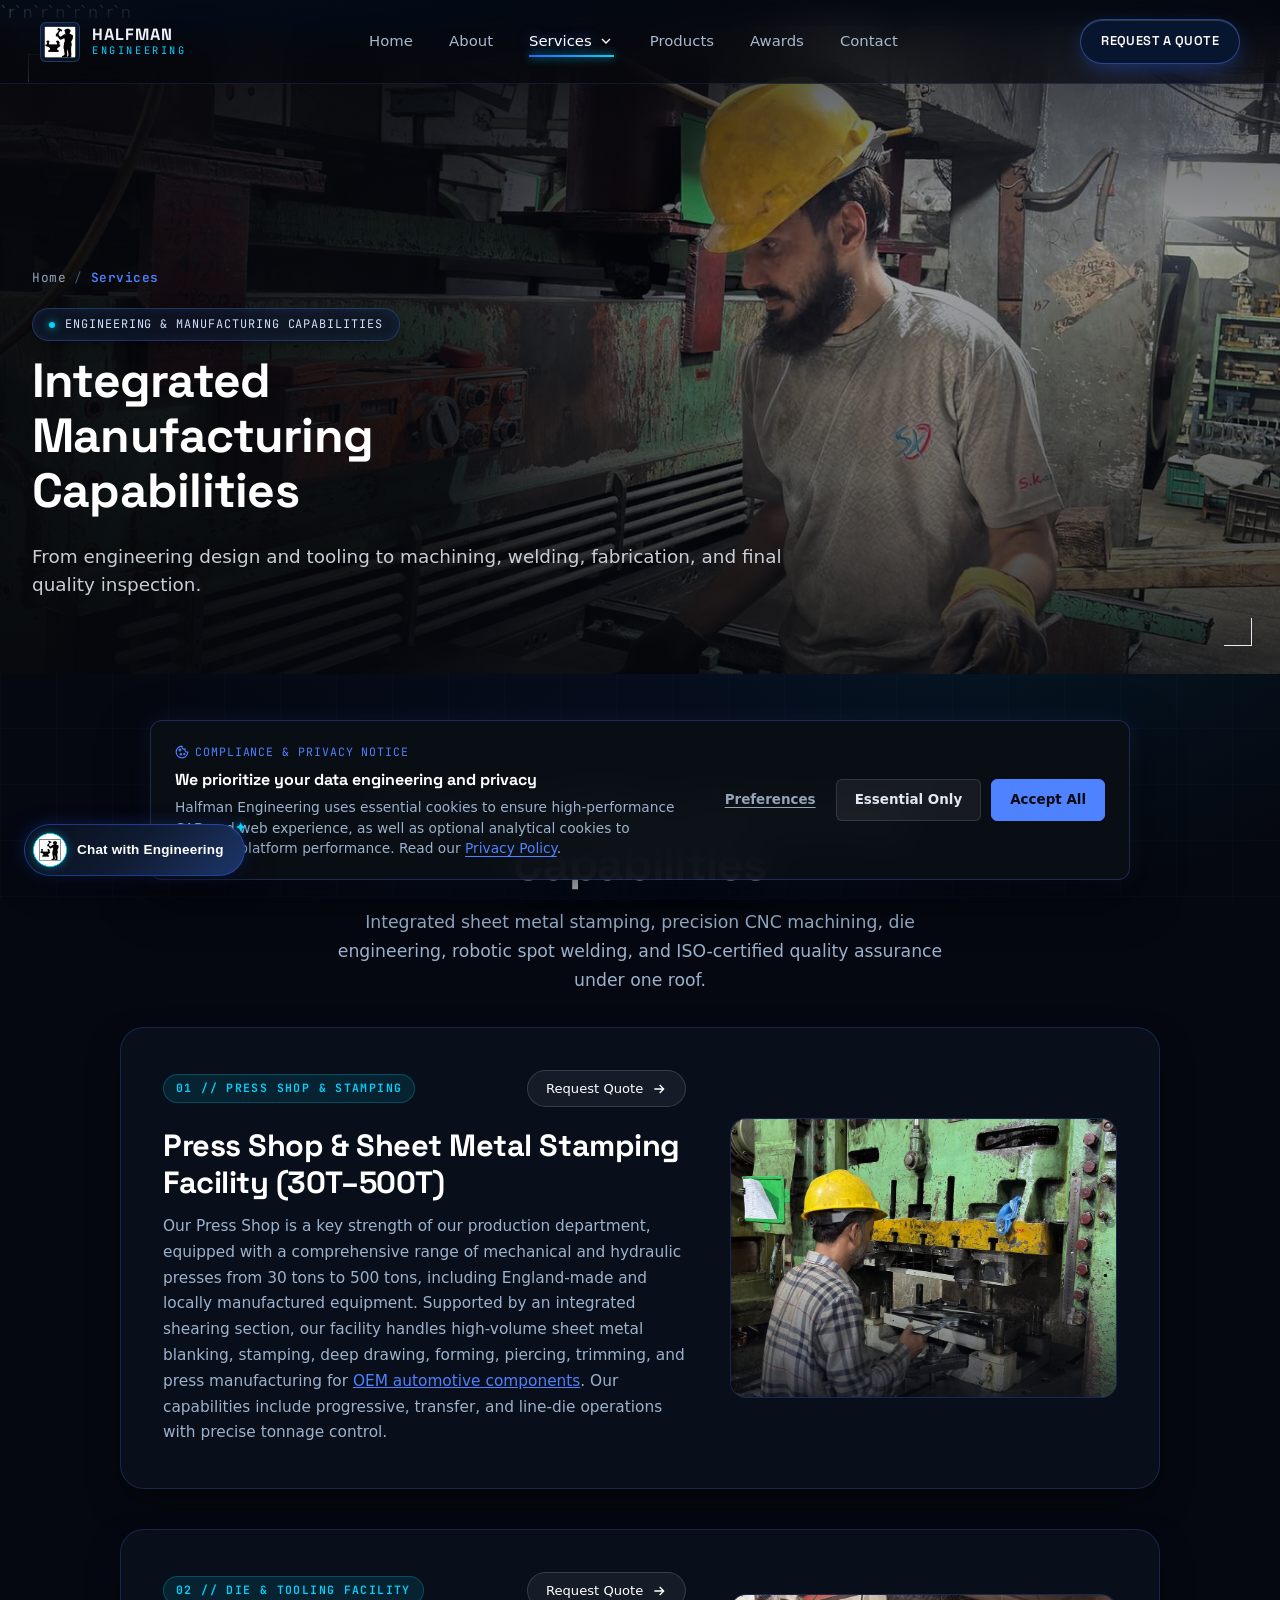
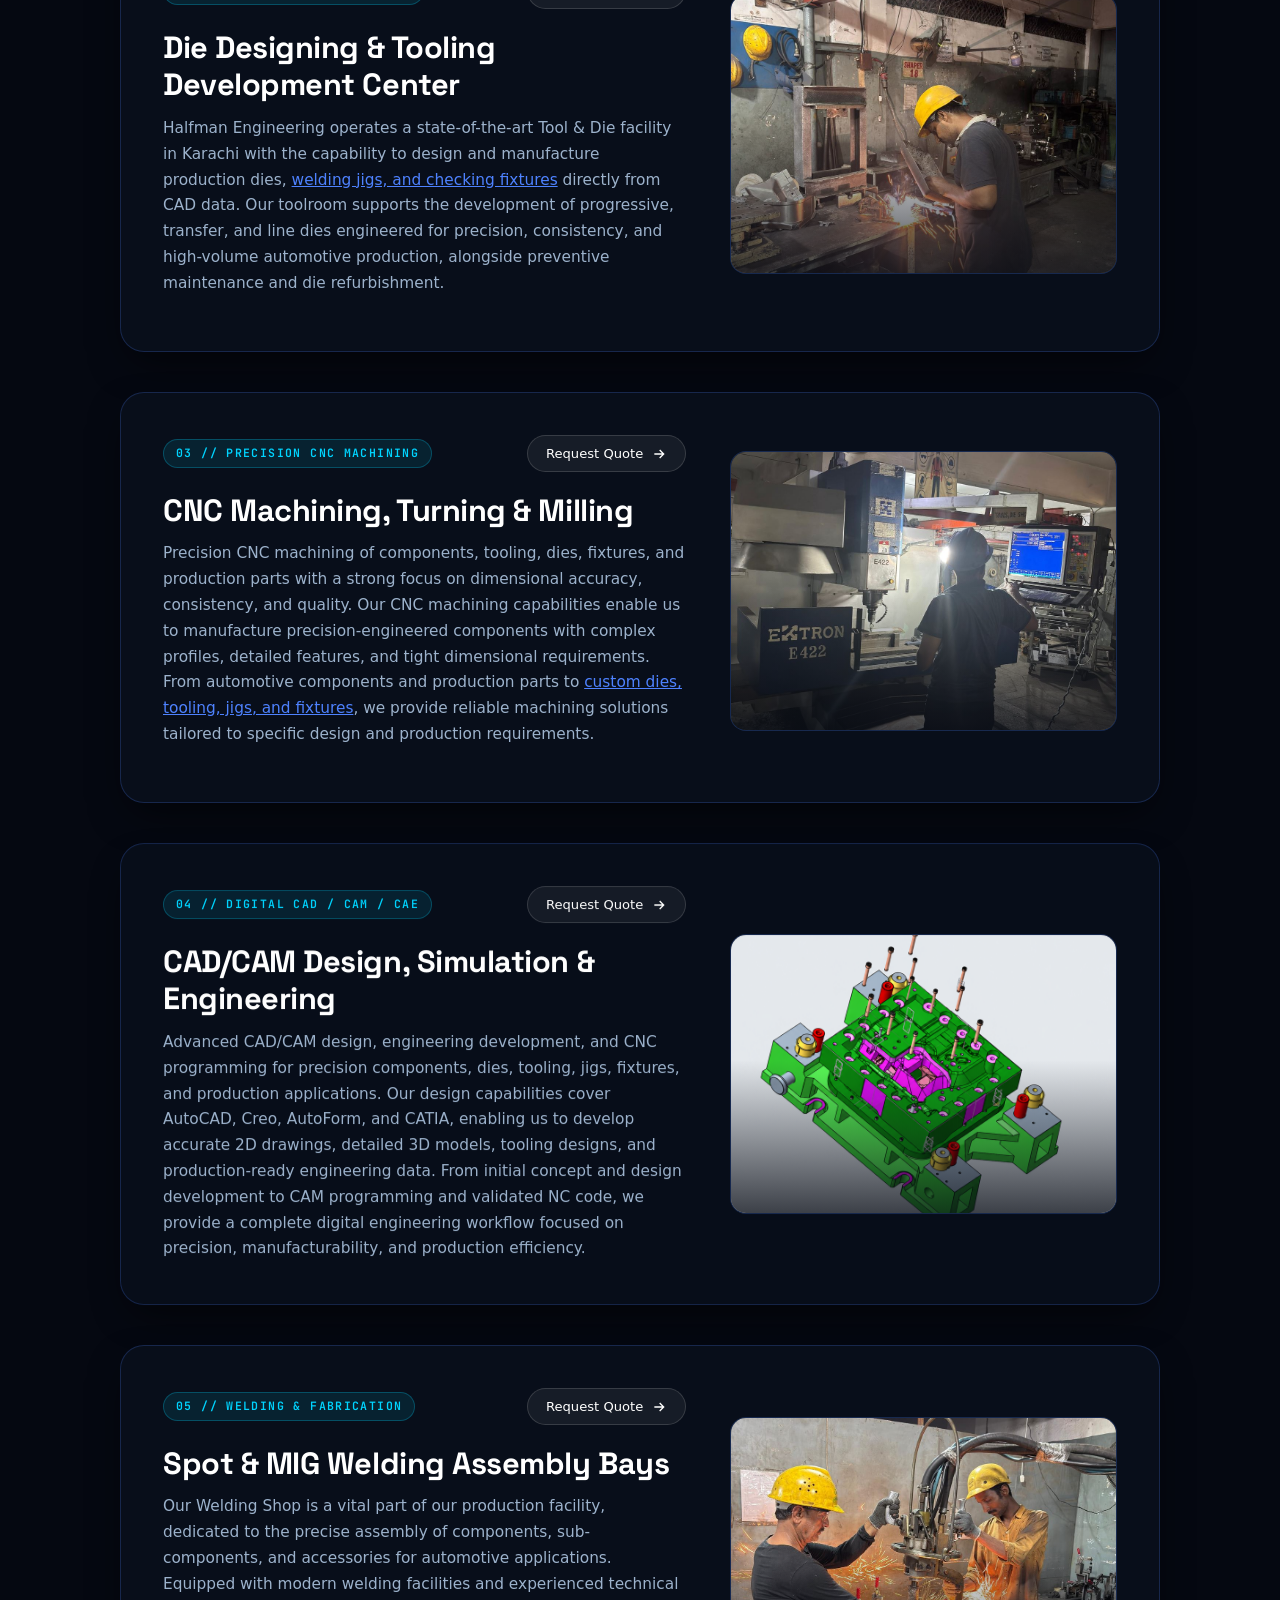
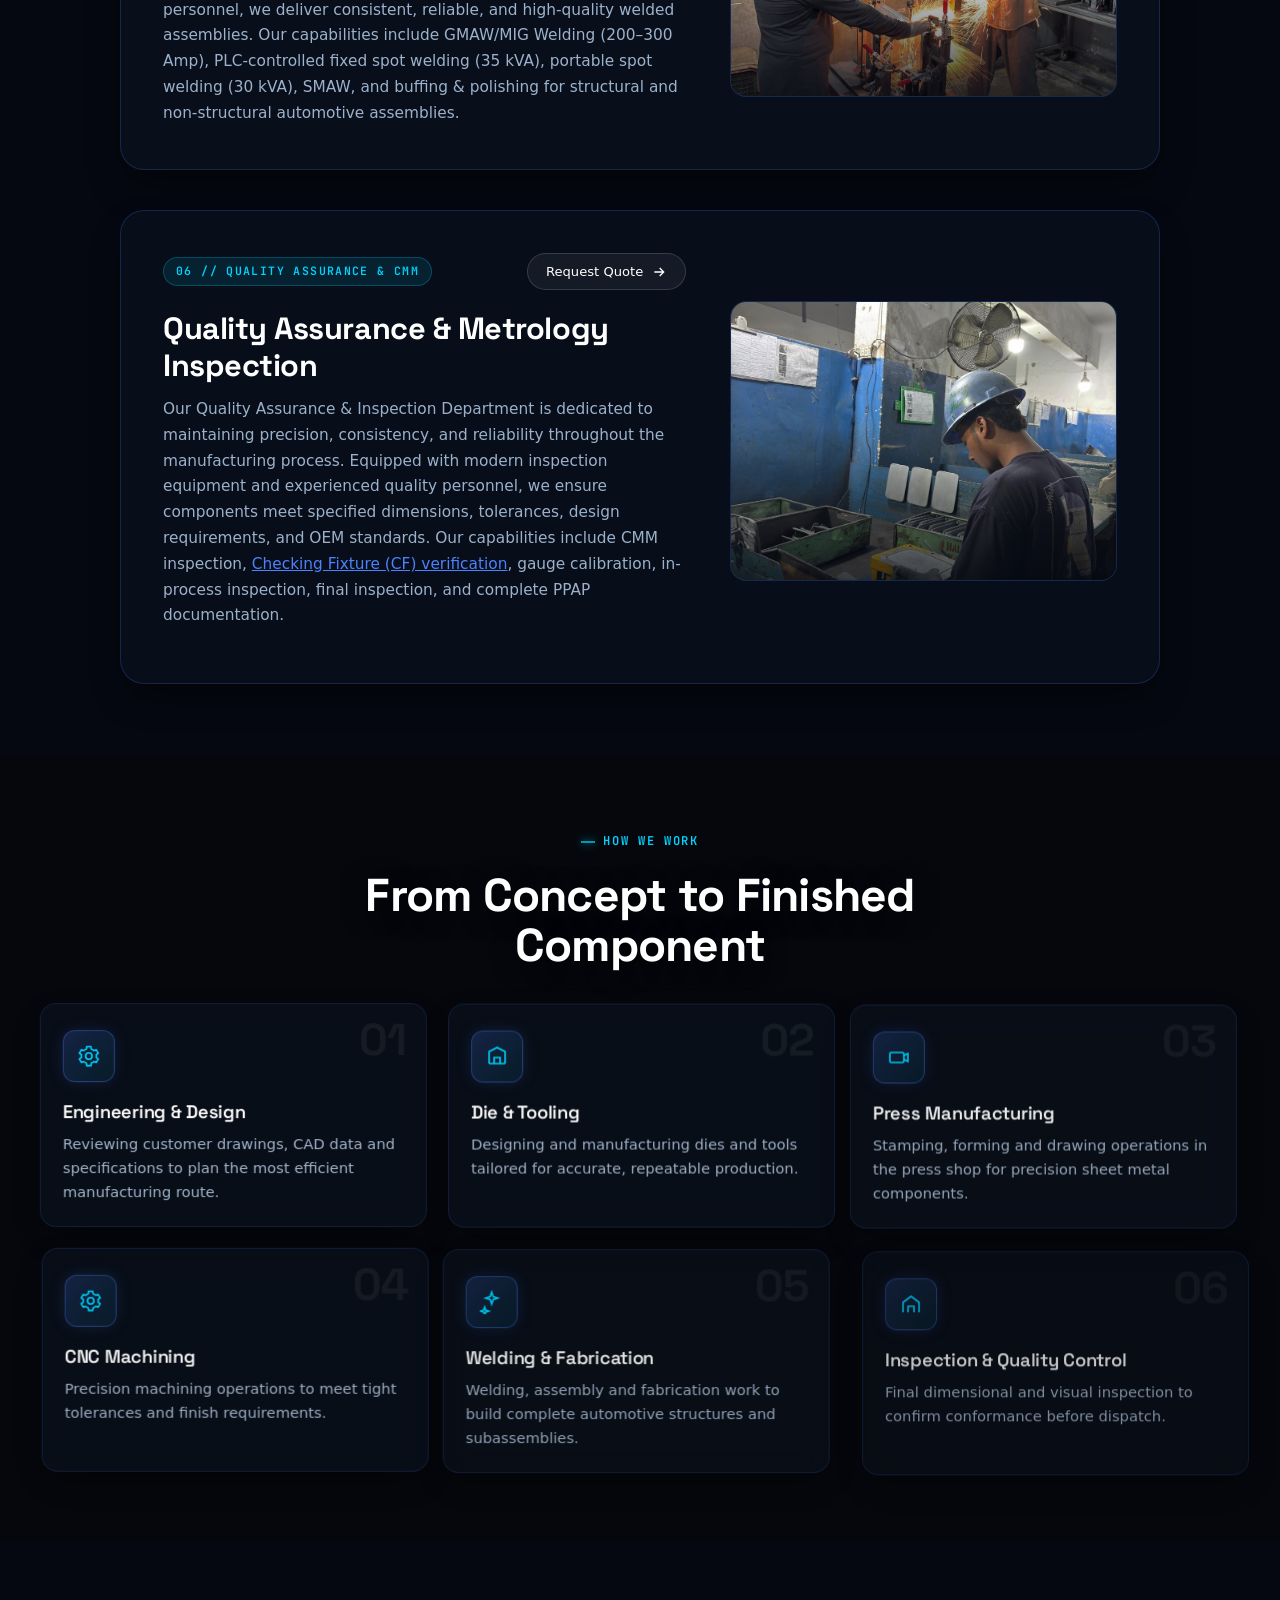
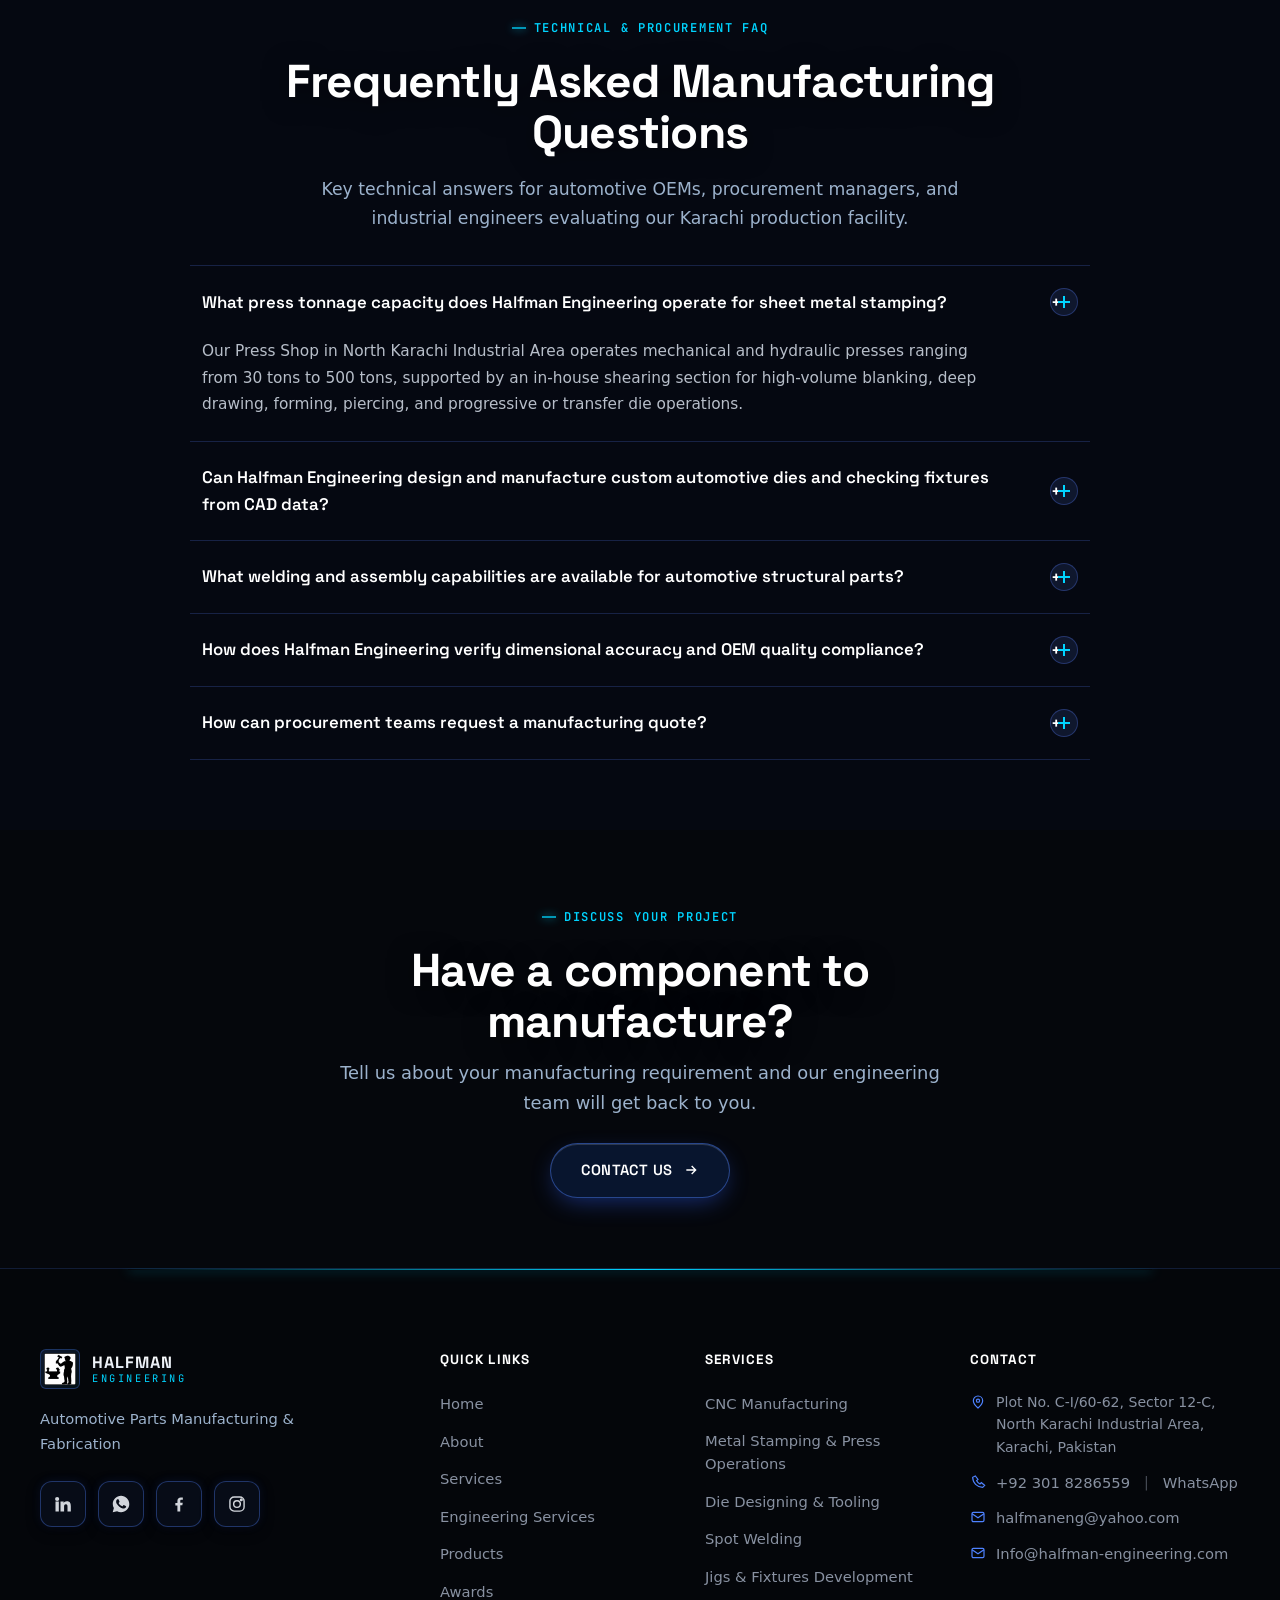
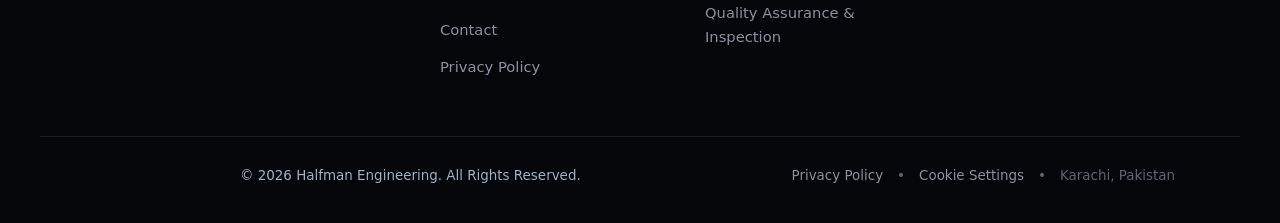
<file: services.html>
<!DOCTYPE html>
<html lang="en">
<head>
<meta charset="UTF-8">
<meta name="viewport" content="width=device-width, initial-scale=1.0">
<title>Sheet Metal Stamping, CNC Machining &amp; Die Tooling | Halfman</title>
<meta name="description" content="Contract manufacturing for global &amp; OEM buyers: 30–500T metal stamping presses, progressive die tooling, precision CNC machining, spot welding &amp; CMM inspection.">
<meta name="keywords" content="CNC machining services Karachi, metal stamping services Pakistan, automotive die manufacturing, press tool and die manufacturing, spot welding services, jigs and fixtures manufacturing, CMM dimensional inspection Pakistan">
<meta name="robots" content="index, follow, max-image-preview:large, max-snippet:-1, max-video-preview:-1">
<link rel="canonical" href="https://halfman-engineering.com/services.html">
<meta property="og:type" content="website">
<meta property="og:locale" content="en_US">
<meta property="og:site_name" content="Halfman Engineering">
<meta property="og:title" content="Sheet Metal Stamping, CNC Machining &amp; Die Tooling | Halfman">
<meta property="og:description" content="Contract manufacturing for global &amp; OEM buyers: 30–500T metal stamping presses, progressive die tooling, precision CNC machining, spot welding &amp; CMM inspection.">
<meta property="og:url" content="https://halfman-engineering.com/services.html">
<meta property="og:image" content="https://halfman-engineering.com/images/shearing.jpeg">
<meta property="og:image:alt" content="Industrial Sheet Metal Shearing and Press Stamping at Halfman Engineering Karachi">
<meta name="twitter:card" content="summary_large_image">
<meta name="twitter:title" content="Sheet Metal Stamping, CNC Machining &amp; Die Tooling | Halfman">
<meta name="twitter:description" content="Contract manufacturing for global &amp; OEM buyers: 30–500T metal stamping presses, progressive die tooling, precision CNC machining, spot welding &amp; CMM inspection.">
<meta name="twitter:image" content="https://halfman-engineering.com/images/shearing.jpeg">
<link rel="dns-prefetch" href="//fonts.googleapis.com">
<link rel="dns-prefetch" href="//fonts.gstatic.com">
<link rel="preconnect" href="https://fonts.googleapis.com">
<link rel="preconnect" href="https://fonts.gstatic.com" crossorigin>
<link href="https://fonts.googleapis.com/css2?family=Space+Grotesk:wght@500;600;700&family=Plus+Jakarta+Sans:wght@400;500;600;700;800&family=JetBrains+Mono:wght@400;500;600&display=swap" rel="stylesheet">
<link rel="stylesheet" href="css/style.css">
<link rel="stylesheet" href="css/chatbot.css">
<link rel="icon" href="favicon.ico" sizes="any">`r`n<link rel="icon" type="image/svg+xml" href="favicon.svg">`r`n<link rel="icon" type="image/png" sizes="48x48" href="favicon-48x48.png">`r`n<link rel="icon" type="image/png" sizes="512x512" href="favicon-512x512.png">`r`n<link rel="apple-touch-icon" href="favicon-512x512.png">
<script type="application/ld+json">
{
  "@context": "https://schema.org",
  "@graph": [
    {
      "@type": "Service",
      "@id": "https://halfman-engineering.com/services.html#service",
      "serviceType": "Automotive Parts Manufacturing, Metal Stamping & Precision CNC Machining",
      "name": "Integrated Manufacturing & Engineering Capabilities",
      "description": "Comprehensive engineering, progressive & transfer die tooling, CNC machining, 30–500T stamping press shop, PLC spot welding, and CMM quality inspection services for automotive OEMs and industrial buyers.",
      "provider": {
        "@type": ["Organization", "LocalBusiness", "AutoPartsManufacturer"],
        "@id": "https://halfman-engineering.com/#organization",
        "name": "Halfman Engineering",
        "url": "https://halfman-engineering.com/",
        "telephone": "+92-301-8286559",
        "email": "Info@halfman-engineering.com",
        "address": {
          "@type": "PostalAddress",
          "streetAddress": "Plot No. C-I/60-62, Sector 12-C, North Karachi Industrial Area",
          "addressLocality": "Karachi",
          "addressRegion": "Sindh",
          "postalCode": "75850",
          "addressCountry": "PK"
        }
      },
      "areaServed": ["PK", "AE", "SA", "GB", "US", "CA", "AU", "Worldwide"],
      "hasOfferCatalog": {
        "@type": "OfferCatalog",
        "name": "Manufacturing Capabilities",
        "itemListElement": [
          { "@type": "Offer", "itemOffered": { "@type": "Service", "name": "Press Shop & Sheet Metal Stamping (30T–500T)", "url": "https://halfman-engineering.com/services.html#press-operations" } },
          { "@type": "Offer", "itemOffered": { "@type": "Service", "name": "Tool & Die Designing and Manufacturing", "url": "https://halfman-engineering.com/services.html#die-designing" } },
          { "@type": "Offer", "itemOffered": { "@type": "Service", "name": "Precision CNC Machining, Turning & Milling", "url": "https://halfman-engineering.com/services.html#cnc-machining" } },
          { "@type": "Offer", "itemOffered": { "@type": "Service", "name": "CAD/CAM/CAE Design & CNC Programming", "url": "https://halfman-engineering.com/services.html#cad-cam" } },
          { "@type": "Offer", "itemOffered": { "@type": "Service", "name": "PLC Spot Welding & GMAW/MIG Component Assembly", "url": "https://halfman-engineering.com/services.html#spot-welding" } },
          { "@type": "Offer", "itemOffered": { "@type": "Service", "name": "CMM Dimensional Inspection, PPAP & Checking Fixtures (CF)", "url": "https://halfman-engineering.com/services.html#quality-department" } }
        ]
      }
    },
    {
      "@type": "FAQPage",
      "@id": "https://halfman-engineering.com/services.html#faq",
      "mainEntity": [
        {
          "@type": "Question",
          "name": "What press tonnage capacity does Halfman Engineering operate for sheet metal stamping?",
          "acceptedAnswer": {
            "@type": "Answer",
            "text": "Our Press Shop in North Karachi Industrial Area operates mechanical and hydraulic presses ranging from 30 tons to 500 tons, supported by an in-house shearing section for high-volume blanking, deep drawing, forming, piercing, and progressive or transfer die operations."
          }
        },
        {
          "@type": "Question",
          "name": "Can Halfman Engineering design and manufacture custom automotive dies and checking fixtures from CAD data?",
          "acceptedAnswer": {
            "@type": "Answer",
            "text": "Yes. Our CAD/CAM/CAE engineering team utilizes AutoCAD, Creo, AutoForm, and CATIA to design and manufacture progressive dies, transfer dies, line dies, welding jigs, and Checking Fixtures (CF) directly from customer 2D drawings or 3D CAD models."
          }
        },
        {
          "@type": "Question",
          "name": "What welding and assembly capabilities are available for automotive structural parts?",
          "acceptedAnswer": {
            "@type": "Answer",
            "text": "We operate dedicated welding bays equipped with PLC-controlled fixed spot welders (35 kVA), portable spot welders (30 kVA), GMAW/MIG welding units (200–300 Amp), SMAW, and custom pneumatic/manual welding jigs for repeatable sub-assembly manufacturing."
          }
        },
        {
          "@type": "Question",
          "name": "How does Halfman Engineering verify dimensional accuracy and OEM quality compliance?",
          "acceptedAnswer": {
            "@type": "Answer",
            "text": "Halfman Engineering is ISO 9001:2015 certified and performs CMM dimensional inspection, custom Checking Fixture (CF) verification, gauge calibration, in-process quality checks, and complete PPAP documentation for automotive OEM production runs."
          }
        },
        {
          "@type": "Question",
          "name": "How can procurement teams request a manufacturing quote?",
          "acceptedAnswer": {
            "@type": "Answer",
            "text": "Industrial buyers and OEM procurement engineers can submit technical drawings (STEP, IGES, CAD, or PDF), material grades, and estimated batch volumes through our Contact page, via email at Info@halfman-engineering.com, or via WhatsApp/Phone at +92 301 8286559."
          }
        }
      ]
    },
    {
      "@type": "BreadcrumbList",
      "itemListElement": [
        {
          "@type": "ListItem",
          "position": 1,
          "name": "Home",
          "item": "https://halfman-engineering.com/"
        },
        {
          "@type": "ListItem",
          "position": 2,
          "name": "Services",
          "item": "https://halfman-engineering.com/services.html"
        }
      ]
    }
  ]
}
</script>
</head>
<body class="page-services">
<a href="#main" class="skip-link">Skip to main content</a>

<header class="site-header">
  <div class="container header-inner">
    <a href="/" class="brand" aria-label="Halfman Engineering Home">
      <img loading="eager" decoding="async" src="images/halfman logo.png" width="151" height="173" alt="Halfman Engineering Logo" class="brand-mark">
      <span class="brand-text"><span class="name">HALFMAN</span><span class="tag">Engineering</span></span>
    </a>
    <nav class="nav-primary" aria-label="Primary">
      <a href="/">Home</a>
      <a href="about.html">About</a>
      <div class="nav-dropdown">
        <a href="services.html" class="nav-dropdown-toggle" aria-haspopup="true" aria-expanded="false" aria-current="page">Services <svg viewBox="0 0 24 24" fill="none" stroke="currentColor" stroke-width="2" width="16" height="16"><path d="M6 9l6 6 6-6"/></svg></a>
        <div class="nav-dropdown-menu" role="menu">
          <a href="services.html" role="menuitem">All Services</a>
          <a href="engineering-services.html" role="menuitem">Engineering Services</a>
        </div>
      </div>
      <a href="products.html">Products</a>
      <a href="awards.html">Awards</a>
      <a href="contact.html">Contact</a>
    </nav>
    <div class="header-actions">
      <a href="contact.html" class="btn btn-primary btn-sm">Request a Quote</a>
      <button class="nav-toggle" aria-label="Open menu" aria-expanded="false" aria-controls="mobile-nav">
        <span></span>
      </button>
    </div>
  </div>
</header>

<nav class="nav-panel" id="mobile-nav" aria-label="Mobile">
  <button class="nav-panel-close" aria-label="Close menu">
    <svg viewBox="0 0 24 24" fill="none" stroke="currentColor" stroke-width="1.8" width="20" height="20"><path d="M6 6l12 12M18 6L6 18"/></svg>
  </button>
  <a href="/">Home</a>
  <a href="about.html">About</a>
  <div class="nav-dropdown">
    <a href="services.html" class="nav-dropdown-toggle" aria-haspopup="true" aria-expanded="false" aria-current="page">Services <svg viewBox="0 0 24 24" fill="none" stroke="currentColor" stroke-width="2" width="16" height="16"><path d="M6 9l6 6 6-6"/></svg></a>
    <div class="nav-dropdown-menu" role="menu">
      <a href="services.html" role="menuitem">All Services</a>
      <a href="engineering-services.html" role="menuitem">Engineering Services</a>
    </div>
  </div>
  <a href="products.html">Products</a>
  <a href="awards.html">Awards</a>
  <a href="contact.html">Contact</a>
  <a href="contact.html" class="btn btn-primary btn-block">Request a Quote</a>
  <div class="nav-panel-meta">Plot No. C-I/60-62, Sector 12-C, North Karachi Industrial Area, Karachi, Pakistan<br>Automotive Parts Manufacturer & Engineering Fabrication</div>
</nav>

<main id="main">

<!-- ================= HERO ================= -->
  <section class="hero page-hero">
    <div class="hero-media services-hero-media">
      <img decoding="async" src="images/shearing.jpeg"
           data-fallback="Industrial Sheet Metal Shearing at Halfman Engineering"
           alt="Industrial sheet metal shearing machine in operation at Halfman Engineering" loading="eager" fetchpriority="high" width="1400" height="1313">
    </div>
    <span class="hero-corner tl" aria-hidden="true"></span>
    <span class="hero-corner br" aria-hidden="true"></span>
    <div class="container hero-content">
      <nav class="hm-breadcrumbs" aria-label="Breadcrumbs">
        <span class="hm-breadcrumb-item"><a href="/">Home</a></span>
        <span class="hm-breadcrumb-sep">/</span>
        <span class="hm-breadcrumb-item active" aria-current="page">Services</span>
      </nav>
      <span class="hero-tag"><span class="dot"></span>Engineering & Manufacturing Capabilities</span>
      <h1><span class="hero-line-break">Integrated Manufacturing</span> <span class="hero-line-break">Capabilities</span></h1>
      <p class="lede">From engineering design and tooling to machining, welding, fabrication, and final quality inspection.</p>
    </div>
  </section>

<!-- ================= OUR CORE CAPABILITIES (KODERHIVE EXPLORE SERVICES STYLE) ================= -->
  <section class="section section-kh-services">
    <div class="container">
      <div class="section-header center" data-reveal>
        <span class="eyebrow">Explore Services</span>
        <h2>Our Core Manufacturing Capabilities</h2>
        <p class="lede mx-auto">Integrated sheet metal stamping, precision CNC machining, die engineering, robotic spot welding, and ISO-certified quality assurance under one roof.</p>
      </div>

      <div class="kh-services-grid" data-reveal-group>
        <!-- 01: Press Shop -->
        <div class="kh-service-card" id="press-operations">
          <div class="kh-service-header">
            <span class="kh-service-tag">01 // PRESS SHOP &amp; STAMPING</span>
            <a href="contact.html" class="kh-explore-btn">
              <span>Request Quote</span>
              <svg viewBox="0 0 24 24" fill="none" stroke="currentColor" stroke-width="2" width="16" height="16"><path d="M5 12h14M13 6l6 6-6 6"/></svg>
            </a>
          </div>
          <h3 class="kh-service-title">Press Shop &amp; Sheet Metal Stamping Facility (30T–500T)</h3>
          <p class="kh-service-desc">Our Press Shop is a key strength of our production department, equipped with a comprehensive range of mechanical and hydraulic presses from 30 tons to 500 tons, including England-made and locally manufactured equipment. Supported by an integrated shearing section, our facility handles high-volume sheet metal blanking, stamping, deep drawing, forming, piercing, trimming, and press manufacturing for <a href="products.html" style="color:var(--accent-bright);text-decoration:underline;">OEM automotive components</a>. Our capabilities include progressive, transfer, and line-die operations with precise tonnage control.</p>
          <div class="kh-service-media">
            <img decoding="async" src="images/press-shop-1-clean.jpg" alt="30T to 500T automotive sheet metal stamping press shop at Halfman Engineering Karachi" loading="eager" width="1050" height="1400">
            <div class="kh-media-overlay"></div>
          </div>
        </div>

        <!-- 02: Die & Tooling -->
        <div class="kh-service-card" id="die-designing">
          <span id="jigs-fixtures" aria-hidden="true"></span>
          <div class="kh-service-header">
            <span class="kh-service-tag">02 // DIE &amp; TOOLING FACILITY</span>
            <a href="contact.html" class="kh-explore-btn">
              <span>Request Quote</span>
              <svg viewBox="0 0 24 24" fill="none" stroke="currentColor" stroke-width="2" width="16" height="16"><path d="M5 12h14M13 6l6 6-6 6"/></svg>
            </a>
          </div>
          <h3 class="kh-service-title">Die Designing &amp; Tooling Development Center</h3>
          <p class="kh-service-desc">Halfman Engineering operates a state-of-the-art Tool &amp; Die facility in Karachi with the capability to design and manufacture production dies, <a href="engineering-services.html#welding-jigs" style="color:var(--accent-bright);text-decoration:underline;">welding jigs, and checking fixtures</a> directly from CAD data. Our toolroom supports the development of progressive, transfer, and line dies engineered for precision, consistency, and high-volume automotive production, alongside preventive maintenance and die refurbishment.</p>
          <div class="kh-service-media">
            <img decoding="async" src="images/die-shop-clean.jpg" alt="Automotive progressive and transfer die designing and tooling workshop at Halfman Engineering" loading="eager" width="1050" height="1400">
            <div class="kh-media-overlay"></div>
          </div>
        </div>

        <!-- 03: CNC Machining -->
        <div class="kh-service-card" id="cnc-machining">
          <span id="cnc-manufacturing" aria-hidden="true"></span>
          <div class="kh-service-header">
            <span class="kh-service-tag">03 // PRECISION CNC MACHINING</span>
            <a href="contact.html" class="kh-explore-btn">
              <span>Request Quote</span>
              <svg viewBox="0 0 24 24" fill="none" stroke="currentColor" stroke-width="2" width="16" height="16"><path d="M5 12h14M13 6l6 6-6 6"/></svg>
            </a>
          </div>
          <h3 class="kh-service-title">CNC Machining, Turning &amp; Milling</h3>
          <p class="kh-service-desc">Precision CNC machining of components, tooling, dies, fixtures, and production parts with a strong focus on dimensional accuracy, consistency, and quality. Our CNC machining capabilities enable us to manufacture precision-engineered components with complex profiles, detailed features, and tight dimensional requirements. From automotive components and production parts to <a href="engineering-services.html" style="color:var(--accent-bright);text-decoration:underline;">custom dies, tooling, jigs, and fixtures</a>, we provide reliable machining solutions tailored to specific design and production requirements.</p>
          <div class="kh-service-media">
            <img decoding="async" src="images/CNC-2-clean.jpg" alt="Precision CNC milling and turning machining center in operation at Halfman Engineering Karachi" loading="eager" width="1050" height="1400">
            <div class="kh-media-overlay"></div>
          </div>
        </div>

        <!-- 04: CAD/CAM Designing -->
        <div class="kh-service-card" id="cad-cam">
          <div class="kh-service-header">
            <span class="kh-service-tag">04 // DIGITAL CAD / CAM / CAE</span>
            <a href="contact.html" class="kh-explore-btn">
              <span>Request Quote</span>
              <svg viewBox="0 0 24 24" fill="none" stroke="currentColor" stroke-width="2" width="16" height="16"><path d="M5 12h14M13 6l6 6-6 6"/></svg>
            </a>
          </div>
          <h3 class="kh-service-title">CAD/CAM Design, Simulation &amp; Engineering</h3>
          <p class="kh-service-desc">Advanced CAD/CAM design, engineering development, and CNC programming for precision components, dies, tooling, jigs, fixtures, and production applications. Our design capabilities cover AutoCAD, Creo, AutoForm, and CATIA, enabling us to develop accurate 2D drawings, detailed 3D models, tooling designs, and production-ready engineering data. From initial concept and design development to CAM programming and validated NC code, we provide a complete digital engineering workflow focused on precision, manufacturability, and production efficiency.</p>
          <div class="kh-service-media">
            <img decoding="async" src="images/4..png" alt="3D CAD/CAM die simulation and CNC toolpath programming at Halfman Engineering" loading="eager" width="860" height="696">
            <div class="kh-media-overlay"></div>
          </div>
        </div>

        <!-- 05: Welding Shop -->
        <div class="kh-service-card" id="spot-welding">
          <div class="kh-service-header">
            <span class="kh-service-tag">05 // WELDING &amp; FABRICATION</span>
            <a href="contact.html" class="kh-explore-btn">
              <span>Request Quote</span>
              <svg viewBox="0 0 24 24" fill="none" stroke="currentColor" stroke-width="2" width="16" height="16"><path d="M5 12h14M13 6l6 6-6 6"/></svg>
            </a>
          </div>
          <h3 class="kh-service-title">Spot &amp; MIG Welding Assembly Bays</h3>
          <p class="kh-service-desc">Our Welding Shop is a vital part of our production facility, dedicated to the precise assembly of components, sub-components, and accessories for automotive applications. Equipped with modern welding facilities and experienced technical personnel, we deliver consistent, reliable, and high-quality welded assemblies. Our capabilities include GMAW/MIG Welding (200–300 Amp), PLC-controlled fixed spot welding (35 kVA), portable spot welding (30 kVA), SMAW, and buffing &amp; polishing for structural and non-structural automotive assemblies.</p>
          <div class="kh-service-media">
            <img decoding="async" src="images/welding-shop-2-clean.jpg" alt="PLC-controlled spot welding and MIG welding assembly bay at Halfman Engineering" loading="eager" width="1050" height="1400">
            <div class="kh-media-overlay"></div>
          </div>
        </div>

        <!-- 06: Quality Department -->
        <div class="kh-service-card" id="quality-department">
          <span id="quality-assurance" aria-hidden="true"></span>
          <div class="kh-service-header">
            <span class="kh-service-tag">06 // QUALITY ASSURANCE &amp; CMM</span>
            <a href="contact.html" class="kh-explore-btn">
              <span>Request Quote</span>
              <svg viewBox="0 0 24 24" fill="none" stroke="currentColor" stroke-width="2" width="16" height="16"><path d="M5 12h14M13 6l6 6-6 6"/></svg>
            </a>
          </div>
          <h3 class="kh-service-title">Quality Assurance &amp; Metrology Inspection</h3>
          <p class="kh-service-desc">Our Quality Assurance &amp; Inspection Department is dedicated to maintaining precision, consistency, and reliability throughout the manufacturing process. Equipped with modern inspection equipment and experienced quality personnel, we ensure components meet specified dimensions, tolerances, design requirements, and OEM standards. Our capabilities include CMM inspection, <a href="engineering-services.html#checking-fixtures" style="color:var(--accent-bright);text-decoration:underline;">Checking Fixture (CF) verification</a>, gauge calibration, in-process inspection, final inspection, and complete PPAP documentation.</p>
          <div class="kh-service-media">
            <img decoding="async" src="images/quality-clean.jpg" alt="CMM dimensional inspection and ISO 9001:2015 quality assurance lab at Halfman Engineering" loading="eager" width="960" height="1280">
            <div class="kh-media-overlay"></div>
          </div>
        </div>
      </div>
    </div>
  </section>

  <!-- ================= MANUFACTURING PROCESS ================= -->
  <section class="section section-dark">
    <div class="container">
      <div class="section-header center" data-reveal>
        <span class="eyebrow">How We Work</span>
        <h2>From Concept to Finished Component</h2>
      </div>

      <div class="grid grid-3 process-grid" data-reveal-group>
        <div class="card process-card">
          <span class="process-card__num">01</span>
          <div class="card-icon"><svg viewBox="0 0 24 24" fill="none" stroke="currentColor" stroke-width="1.6"><circle cx="12" cy="12" r="3.2"/><path d="M19.4 13.5a7.6 7.6 0 000-3l2-1.4-2-3.4-2.3.8a7.6 7.6 0 00-2.6-1.5L14 2.5h-4l-.5 2.5a7.6 7.6 0 00-2.6 1.5l-2.3-.8-2 3.4 2 1.4a7.6 7.6 0 000 3l-2 1.4 2 3.4 2.3-.8a7.6 7.6 0 002.6 1.5l.5 2.6h4l.5-2.6a7.6 7.6 0 002.6-1.5l2.3.8 2-3.4z"/></svg></div>
          <h3>Engineering &amp; Design</h3>
          <p>Reviewing customer drawings, CAD data and specifications to plan the most efficient manufacturing route.</p>
        </div>
        <div class="card process-card">
          <span class="process-card__num">02</span>
          <div class="card-icon"><svg viewBox="0 0 24 24" fill="none" stroke="currentColor" stroke-width="1.6"><path d="M4 19V7l8-4 8 4v12"/><path d="M4 19h16M9 19v-6h6v6"/></svg></div>
          <h3>Die &amp; Tooling</h3>
          <p>Designing and manufacturing dies and tools tailored for accurate, repeatable production.</p>
        </div>
        <div class="card process-card">
          <span class="process-card__num">03</span>
          <div class="card-icon"><svg viewBox="0 0 24 24" fill="none" stroke="currentColor" stroke-width="1.6"><rect x="3" y="7" width="14" height="10" rx="1.5"/><path d="M17 10l4-2v8l-4-2"/></svg></div>
          <h3>Press Manufacturing</h3>
          <p>Stamping, forming and drawing operations in the press shop for precision sheet metal components.</p>
        </div>
        <div class="card process-card">
          <span class="process-card__num">04</span>
          <div class="card-icon"><svg viewBox="0 0 24 24" fill="none" stroke="currentColor" stroke-width="1.6"><circle cx="12" cy="12" r="3.2"/><path d="M19.4 13.5a7.6 7.6 0 000-3l2-1.4-2-3.4-2.3.8a7.6 7.6 0 00-2.6-1.5L14 2.5h-4l-.5 2.5a7.6 7.6 0 00-2.6 1.5l-2.3-.8-2 3.4 2 1.4a7.6 7.6 0 000 3l-2 1.4 2 3.4 2.3-.8a7.6 7.6 0 002.6 1.5l.5 2.6h4l.5-2.6a7.6 7.6 0 002.6-1.5l2.3.8 2-3.4z"/></svg></div>
          <h3>CNC Machining</h3>
          <p>Precision machining operations to meet tight tolerances and finish requirements.</p>
        </div>
        <div class="card process-card">
          <span class="process-card__num">05</span>
          <div class="card-icon"><svg viewBox="0 0 24 24" fill="none" stroke="currentColor" stroke-width="1.6"><path d="M12 2l1.5 4.5L18 8l-4.5 1.5L12 14l-1.5-4.5L6 8l4.5-1.5z"/><path d="M5 17l1 3 3 1-3 1-1 3-1-3-3-1 3-1z"/></svg></div>
          <h3>Welding &amp; Fabrication</h3>
          <p>Welding, assembly and fabrication work to build complete automotive structures and subassemblies.</p>
        </div>
        <div class="card process-card">
          <span class="process-card__num">06</span>
          <div class="card-icon"><svg viewBox="0 0 24 24" fill="none" stroke="currentColor" stroke-width="1.6"><path d="M4 20V10l8-6 8 6v10"/><path d="M9 20v-6h6v6"/></svg></div>
          <h3>Inspection &amp; Quality Control</h3>
          <p>Final dimensional and visual inspection to confirm conformance before dispatch.</p>
        </div>
      </div>
    </div>
  </section>

  <!-- ================= B2B MANUFACTURING FAQ ================= -->
  <section class="section" id="manufacturing-faq">
    <div class="container">
      <div class="section-header center" data-reveal>
        <span class="eyebrow">Technical &amp; Procurement FAQ</span>
        <h2>Frequently Asked Manufacturing Questions</h2>
        <p class="lede mx-auto">Key technical answers for automotive OEMs, procurement managers, and industrial engineers evaluating our Karachi production facility.</p>
      </div>

      <div class="faq-list" data-reveal>
        <div class="faq-item open">
          <button class="faq-q" type="button" aria-expanded="true">
            <span>What press tonnage capacity does Halfman Engineering operate for sheet metal stamping?</span>
            <span class="icon" aria-hidden="true">+</span>
          </button>
          <div class="faq-a" style="max-height: 260px;">
            <div class="faq-a-inner">Our Press Shop in North Karachi Industrial Area operates mechanical and hydraulic presses ranging from 30 tons to 500 tons, supported by an in-house shearing section for high-volume blanking, deep drawing, forming, piercing, and progressive or transfer die operations.</div>
          </div>
        </div>

        <div class="faq-item">
          <button class="faq-q" type="button" aria-expanded="false">
            <span>Can Halfman Engineering design and manufacture custom automotive dies and checking fixtures from CAD data?</span>
            <span class="icon" aria-hidden="true">+</span>
          </button>
          <div class="faq-a">
            <div class="faq-a-inner">Yes. Our CAD/CAM/CAE engineering team utilizes AutoCAD, Creo, AutoForm, and CATIA to design and manufacture progressive dies, transfer dies, line dies, welding jigs, and Checking Fixtures (CF) directly from customer 2D drawings or 3D CAD models.</div>
          </div>
        </div>

        <div class="faq-item">
          <button class="faq-q" type="button" aria-expanded="false">
            <span>What welding and assembly capabilities are available for automotive structural parts?</span>
            <span class="icon" aria-hidden="true">+</span>
          </button>
          <div class="faq-a">
            <div class="faq-a-inner">We operate dedicated welding bays equipped with PLC-controlled fixed spot welders (35 kVA), portable spot welders (30 kVA), GMAW/MIG welding units (200–300 Amp), SMAW, and custom pneumatic/manual welding jigs for repeatable sub-assembly manufacturing.</div>
          </div>
        </div>

        <div class="faq-item">
          <button class="faq-q" type="button" aria-expanded="false">
            <span>How does Halfman Engineering verify dimensional accuracy and OEM quality compliance?</span>
            <span class="icon" aria-hidden="true">+</span>
          </button>
          <div class="faq-a">
            <div class="faq-a-inner">Halfman Engineering is ISO 9001:2015 certified and performs CMM dimensional inspection, custom Checking Fixture (CF) verification, gauge calibration, in-process quality checks, and complete PPAP documentation for automotive OEM production runs.</div>
          </div>
        </div>

        <div class="faq-item">
          <button class="faq-q" type="button" aria-expanded="false">
            <span>How can procurement teams request a manufacturing quote?</span>
            <span class="icon" aria-hidden="true">+</span>
          </button>
          <div class="faq-a">
            <div class="faq-a-inner">Industrial buyers and OEM procurement engineers can submit technical drawings (STEP, IGES, CAD, or PDF), material grades, and estimated batch volumes through our <a href="contact.html" style="color:var(--accent-bright);text-decoration:underline;">Contact &amp; RFQ page</a>, via email at <a href="mailto:Info@halfman-engineering.com" style="color:var(--accent-bright);text-decoration:underline;">Info@halfman-engineering.com</a>, or via WhatsApp/Phone at <a href="tel:+923018286559" style="color:var(--accent-bright);text-decoration:underline;">+92 301 8286559</a>.</div>
          </div>
        </div>
      </div>
    </div>
  </section>

  <!-- ================= CTA ================= -->
  <section class="section cta-band">
    <div class="container" data-reveal>
      <span class="eyebrow" style="justify-content:center;">Discuss Your Project</span>
      <h2>Have a component to manufacture?</h2>
      <p class="lede">Tell us about your manufacturing requirement and our engineering team will get back to you.</p>
      <div class="hero-actions">
        <a href="contact.html" class="btn btn-primary">Contact Us
          <svg viewBox="0 0 24 24" fill="none" stroke="currentColor" stroke-width="2"><path d="M5 12h14M13 6l6 6-6 6"/></svg>
        </a>
      </div>
    </div>
  </section>

</main>

<footer class="site-footer">
  <div class="container">
    <div class="footer-grid">
      <div class="footer-brand">
        <a href="/" class="brand" aria-label="Halfman Engineering — Home">
          <img loading="eager" decoding="async" src="images/halfman logo.png" alt="Halfman Engineering Logo" class="brand-mark" width="220" height="220">
          <span class="brand-text"><span class="name">HALFMAN</span><span class="tag">Engineering</span></span>
        </a>
        <p>Automotive Parts Manufacturing &amp; Fabrication</p>
        <div class="social-row">
          <a href="https://linkedin.com" target="_blank" rel="noopener" aria-label="Halfman Engineering on LinkedIn"><svg viewBox="0 0 24 24" fill="currentColor"><path d="M4.98 3.5a2.5 2.5 0 11-.02 5 2.5 2.5 0 01.02-5zM3 9h4v12H3zM9 9h3.8v1.7h.05c.53-.95 1.83-1.95 3.77-1.95 4.03 0 4.78 2.55 4.78 5.86V21h-4v-5.7c0-1.36-.03-3.1-1.9-3.1-1.9 0-2.2 1.48-2.2 3v5.8H9z"/></svg></a>
          <a href="https://wa.me/923018286559" target="_blank" rel="noopener" aria-label="Chat with Halfman Engineering on WhatsApp"><svg viewBox="0 0 24 24" fill="currentColor"><path d="M12.04 2C6.58 2 2.13 6.45 2.13 11.91c0 1.75.46 3.45 1.32 4.95L2.05 22l5.25-1.38c1.45.79 3.08 1.21 4.74 1.21 5.46 0 9.91-4.45 9.91-9.91C21.95 6.45 17.5 2 12.04 2zm5.82 14.01c-.24.68-1.41 1.3-1.95 1.38-.5.08-1.13.11-1.83-.11-.42-.13-.97-.31-1.67-.61-2.95-1.27-4.88-4.25-5.03-4.45-.15-.2-1.2-1.6-1.2-3.05 0-1.45.76-2.16 1.03-2.46.27-.3.59-.37.79-.37.2 0 .4 0 .57.01.18.01.43-.07.67.51.24.59.82 2.01.89 2.16.07.15.12.32.02.52-.1.2-.15.32-.3.5-.15.17-.31.39-.44.52-.15.15-.3.31-.13.61.17.3.76 1.25 1.63 2.03 1.12 1 2.06 1.31 2.36 1.46.3.15.47.12.64-.07.17-.2.74-.86.94-1.16.2-.3.4-.25.67-.15.27.1 1.73.82 2.03.97.3.15.5.22.57.35.07.12.07.72-.17 1.4z"/></svg></a>
          <a href="https://www.facebook.com/share/19BxgiYAWf/" target="_blank" rel="noopener" aria-label="Halfman Engineering on Facebook"><svg viewBox="0 0 24 24" fill="currentColor"><path d="M13.5 21v-7.5H16l.5-3H13.5V8.4c0-.87.24-1.46 1.5-1.46H16.6V4.3C16.3 4.26 15.3 4.17 14.1 4.17c-2.4 0-4 1.47-4 4.17v2.33H7.6v3h2.5V21z"/></svg></a>
          <a href="https://www.instagram.com/halfmanengineering" target="_blank" rel="noopener" aria-label="Halfman Engineering on Instagram"><svg viewBox="0 0 24 24" fill="none" stroke="currentColor" stroke-width="1.7"><rect x="3.5" y="3.5" width="17" height="17" rx="5"/><circle cx="12" cy="12" r="4"/><circle cx="17.2" cy="6.8" r="1"/></svg></a>
        </div>
      </div>
      <div class="footer-col">
        <h5>Quick Links</h5>
        <ul>
          <li><a href="/">Home</a></li>
          <li><a href="about.html">About</a></li>
          <li><a href="services.html">Services</a></li>
          <li><a href="engineering-services.html">Engineering Services</a></li>
          <li><a href="products.html">Products</a></li>
          <li><a href="awards.html">Awards</a></li>
          <li><a href="contact.html">Contact</a></li>
          <li><a href="privacy-policy.html">Privacy Policy</a></li>
        </ul>
      </div>
      <div class="footer-col">
        <h5>Services</h5>
        <ul>
          <li><a href="services.html#cnc-machining">CNC Manufacturing</a></li>
          <li><a href="services.html#press-operations">Metal Stamping &amp; Press Operations</a></li>
          <li><a href="services.html#die-designing">Die Designing &amp; Tooling</a></li>
          <li><a href="services.html#spot-welding">Spot Welding</a></li>
          <li><a href="engineering-services.html#welding-jigs">Jigs &amp; Fixtures Development</a></li>
          <li><a href="services.html#quality-department">Quality Assurance &amp; Inspection</a></li>
        </ul>
      </div>
      <div class="footer-col">
        <h5>Contact</h5>
        <ul>
          <li class="fc-item"><svg viewBox="0 0 24 24" fill="none" stroke="currentColor" stroke-width="1.8"><path d="M12 21s-7-6.3-7-11a7 7 0 0114 0c0 4.7-7 11-7 11z"/><circle cx="12" cy="10" r="2.4"/></svg>Plot No. C-I/60-62, Sector 12-C, North Karachi Industrial Area, Karachi, Pakistan</li>
          <li class="fc-item"><svg viewBox="0 0 24 24" fill="none" stroke="currentColor" stroke-width="1.8"><path d="M4 5c0 8.3 6.7 15 15 15l3-3-5-4-2 2c-2-1-4-3-5-5l2-2-4-5z"/></svg><a href="tel:+923018286559">+92 301 8286559</a> <span style="opacity:.5;margin:0 4px;">|</span> <a href="https://wa.me/923018286559" target="_blank" rel="noopener" class="footer-wa-link">WhatsApp</a></li>
          <li class="fc-item"><svg viewBox="0 0 24 24" fill="none" stroke="currentColor" stroke-width="1.8"><rect x="3" y="5" width="18" height="14" rx="2"/><path d="M3 7l9 6 9-6"/></svg><a href="mailto:halfmaneng@yahoo.com">halfmaneng@yahoo.com</a></li>
          <li class="fc-item"><svg viewBox="0 0 24 24" fill="none" stroke="currentColor" stroke-width="1.8"><rect x="3" y="5" width="18" height="14" rx="2"/><path d="M3 7l9 6 9-6"/></svg><a href="mailto:Info@halfman-engineering.com">Info@halfman-engineering.com</a></li>
        </ul>
      </div>
    </div>
    <div class="footer-bottom">
      <p>&copy; <span data-year>2026</span> Halfman Engineering. All Rights Reserved.</p>
      <div class="legal-links">
        <a href="privacy-policy.html">Privacy Policy</a>
        <span>•</span>
        <a href="javascript:void(0)" id="openCookieSettings">Cookie Settings</a>
        <span>•</span>
        <span>Karachi, Pakistan</span>
      </div>
    </div>
  </div>
</footer>

<button class="back-to-top" aria-label="Back to top">
  <svg viewBox="0 0 24 24" fill="none" stroke="currentColor" stroke-width="2"><path d="M12 19V5M6 11l6-6 6 6"/></svg>
</button>

<script src="js/vendor/gsap.min.js" defer></script>
<script src="js/vendor/ScrollTrigger.min.js" defer></script>
<script src="js/main.js" defer></script>
<script src="js/chatbot.js" defer></script>
</body>
</html>
</file>
<file: css/style.css>
/* ==========================================================================
   HALFMAN ENGINEERING — Design System
   Precision manufacturing / automotive engineering visual language.
   Sections: 1. Reset  2. Tokens  3. Base  4. Layout  5. Typography utils
   6. Buttons  7. Header/Nav  8. Hero  9. Stats  10. Logo strip
   11. Cards  12. Sections (workflow, timeline, faq, filter, testimonial)
   13. Forms  14. Footer  15. Awards  16. Utilities  17. Animations
   18. Responsive
   ========================================================================== */

/* 1. Reset ---------------------------------------------------------------- */
*, *::before, *::after { box-sizing: border-box; margin: 0; padding: 0; }
html { scroll-behavior: smooth; }
img, svg, video { display: block; max-width: 100%; }
a { color: inherit; text-decoration: none; }
button { font: inherit; color: inherit; background: none; border: none; cursor: pointer; }
ul, ol { list-style: none; }
input, textarea, select { font: inherit; color: inherit; }

/* 2. Tokens ---------------------------------------------------------------- */
:root {
  /* Core palette — industrial navy / charcoal + steel + one engineering accent */
  --navy-950:#05070b;
  --navy-900:#0a0e15;
  --navy-800:#0f1520;
  --navy-700:#141b28;
  --charcoal-600:#1c2431;
  --steel-500:#3a4353;
  --steel-400:#5c6577;
  --steel-300:#8891a1;
  --steel-200:#b7bec9;
  --fog-100:#f4f5f7;
  --fog-50:#fafafb;
  --white:#ffffff;
  --ink-900:#0b0e14;
  --ink-700:#333a45;
  --ink-500:#5c6470;

  --accent:#3E6BFF;
  --accent-bright:#5B82FF;
  --accent-dim:#274796;
  --gold:#c9a24b;
  --gold-bright:#e0bc6c;
  --danger:#e2503f;
  --success:#3fae70;

  --font-head:'Space Grotesk', 'Segoe UI', system-ui, sans-serif;
  --font-body:'Inter', 'Segoe UI', system-ui, sans-serif;

  --container:1280px;
  --gap-section: clamp(38px, 4.5vw, 64px);
  --radius-sm:4px;
  --radius-md:8px;
  --radius-lg:14px;

  --ease: cubic-bezier(.4,0,.2,1);
  --dur-fast: .18s;
  --dur-med: .32s;

  --header-h: 84px;
}

/* 3. Base ------------------------------------------------------------------ */
body {
  font-family: var(--font-body);
  background: var(--white);
  color: var(--ink-900);
  line-height: 1.6;
  font-size: 16px;
  -webkit-font-smoothing: antialiased;
  overflow-x: hidden;
}
body.nav-open { overflow: hidden; }

h1,h2,h3,h4 { font-family: var(--font-head); font-weight: 700; line-height: 1.1; letter-spacing: -0.01em; color: var(--ink-900); }
h1 { font-size: clamp(2.6rem, 5.2vw, 4.6rem); }
h2 { font-size: clamp(2rem, 3.4vw, 3rem); }
h3 { font-size: clamp(1.25rem, 1.8vw, 1.6rem); }
p { color: var(--ink-500); }
strong { color: var(--ink-900); font-weight: 600; }

a:focus-visible, button:focus-visible, input:focus-visible, textarea:focus-visible, [tabindex]:focus-visible {
  outline: 2px solid var(--accent-bright);
  outline-offset: 3px;
  border-radius: 2px;
}

::selection { background: var(--accent); color: var(--white); }

/* 4. Layout ----------------------------------------------------------------- */
.container { max-width: var(--container); margin-inline: auto; padding-inline: clamp(20px, 5vw, 48px); }
.section { padding-block: var(--gap-section); }
.section-dark { background: var(--navy-900); color: var(--fog-100); }
.section-dark p { color: var(--steel-200); }
.section-dark h1, .section-dark h2, .section-dark h3, .section-dark h4 { color: var(--white); }
.section-charcoal { background: var(--charcoal-600); color: var(--fog-100); }
.section-fog { background: var(--fog-100); }
.grid { display: grid; gap: 32px; }
.grid-2 { grid-template-columns: repeat(2, 1fr); }
.grid-3 { grid-template-columns: repeat(3, 1fr); }
.grid-4 { grid-template-columns: repeat(4, 1fr); }
.split { display: grid; grid-template-columns: 1fr 1fr; gap: clamp(32px, 6vw, 96px); align-items: center; }
.about-press-img, .about-story-img, .about-quality-img {
  width: 100%;
  height: 100%;
  max-height: 100%;
  object-fit: contain;
  object-position: center center;
  border-radius: var(--radius-md);
  display: block;
}

/* About page — equal-height split sections with framed image container */
.our-story-split,
.section:has(.about-quality-img) .split { align-items: stretch; }
.our-story-split > [data-reveal]:first-child,
.our-story-split > [data-reveal]:last-child,
.section:has(.about-quality-img) .split > [data-reveal] {
  display: flex;
  flex-direction: column;
  height: 100%;
}
.our-story-split > [data-reveal]:last-child,
.section:has(.about-quality-img) .split > [data-reveal]:first-child {
  background: var(--navy-900);
  border: 1px solid rgba(255,255,255,.08);
  border-radius: var(--radius-lg);
  padding: 18px;
  box-shadow: 0 16px 40px -16px rgba(0,0,0,.35);
  display: flex;
  align-items: center;
  justify-content: center;
  overflow: hidden;
}

/* Technical grid-pattern overlay for dark sections */
.grid-overlay { position: relative; isolation: isolate; }
.grid-overlay::before {
  content: ''; position: absolute; inset: 0; z-index: 0; pointer-events: none;
  background-image:
    linear-gradient(rgba(255,255,255,.045) 1px, transparent 1px),
    linear-gradient(90deg, rgba(255,255,255,.045) 1px, transparent 1px);
  background-size: 48px 48px;
  mask-image: radial-gradient(ellipse at 50% 0%, black 0%, transparent 75%);
}
.grid-overlay > * { position: relative; z-index: 1; }

/* 5. Typography utilities ---------------------------------------------------- */
.eyebrow {
  display: inline-flex; align-items: center; gap: 10px;
  font-family: var(--font-head); font-size: .78rem; font-weight: 600;
  letter-spacing: .16em; text-transform: uppercase; color: var(--accent-dim);
  margin-bottom: 18px;
}
.eyebrow::before { content: ''; width: 26px; height: 1px; background: currentColor; opacity: .7; }
.section-dark .eyebrow { color: var(--accent-bright); }

.section-header { max-width: 720px; margin-bottom: 32px; }
.section-header.center { margin-inline: auto; text-align: center; }
.section-header p { font-size: 1.08rem; margin-top: 18px; }

.lede { font-size: clamp(1.05rem, 1.4vw, 1.25rem); color: var(--ink-500); max-width: 60ch; }
.section-dark .lede { color: var(--steel-200); }

/* 6. Buttons ------------------------------------------------------------------ */
.btn {
  display: inline-flex; align-items: center; justify-content: center; gap: 10px;
  font-family: var(--font-head); font-weight: 600; font-size: .92rem;
  letter-spacing: .03em; text-transform: uppercase;
  padding: 15px 30px; border-radius: var(--radius-sm);
  border: 1px solid transparent; white-space: nowrap;
  max-width: 100%;
  transition: transform var(--dur-fast) var(--ease), background var(--dur-fast) var(--ease), border-color var(--dur-fast) var(--ease), color var(--dur-fast) var(--ease);
  cursor: pointer;
}
.btn svg { width: 16px; height: 16px; transition: transform var(--dur-fast) var(--ease); flex-shrink: 0; }
.btn:hover svg { transform: translateX(3px); }
.btn-primary { background: var(--accent); color: var(--white); }
.btn-primary:hover { background: var(--accent-bright); transform: translateY(-2px); }
.btn-outline { background: transparent; color: var(--white); border-color: rgba(255,255,255,.35); }
.btn-outline:hover { border-color: var(--accent-bright); background: rgba(91,130,255,.08); transform: translateY(-2px); }
.section-fog .btn-outline, .btn-outline-dark { color: var(--ink-900); border-color: var(--steel-400); }
.section-fog .btn-outline:hover { border-color: var(--ink-900); background: rgba(11,14,20,.04); }
.btn-outline-dark:hover { border-color: var(--accent-bright); background: rgba(91,130,255,.08); transform: translateY(-2px); }
.btn-sm { padding: 11px 20px; font-size: .8rem; }
.btn-block { width: 100%; }
.btn[disabled] { opacity: .6; cursor: not-allowed; }

.link-arrow {
  display: inline-flex; align-items: center; gap: 8px;
  font-family: var(--font-head); font-weight: 600; font-size: .9rem;
  color: var(--accent-dim); border-bottom: 1px solid transparent;
  transition: gap var(--dur-fast) var(--ease), border-color var(--dur-fast) var(--ease);
}
.section-dark .link-arrow { color: var(--accent-bright); }
.link-arrow svg { width: 15px; height: 15px; transition: transform var(--dur-fast) var(--ease); }
.link-arrow:hover { gap: 12px; }
.link-arrow:hover svg { transform: translateX(2px); }

/* 7. Header / Navigation -------------------------------------------------- */
.site-header {
  position: fixed; inset-block-start: 0; inset-inline: 0; z-index: 900;
  height: var(--header-h); display: flex; align-items: center;
  background: rgba(5,7,11,.40); backdrop-filter: blur(14px); -webkit-backdrop-filter: blur(14px);
  border-bottom: 1px solid rgba(255,255,255,.08);
  transition: background var(--dur-med) var(--ease), height var(--dur-med) var(--ease), border-color var(--dur-med) var(--ease);
}
.site-header.is-scrolled { height: 68px; background: rgba(5,7,11,.92); }
.header-inner { display: flex; align-items: center; justify-content: space-between; gap: 24px; width: 100%; min-width: 0; }

.brand { display: flex; align-items: center; gap: 12px; flex-shrink: 0; }
.brand-mark {
  width: 40px; height: 40px; border-radius: 3px;
  display: flex; align-items: center; justify-content: center;
  font-family: var(--font-head); font-weight: 700; font-size: 1rem; color: var(--white);
  position: relative;
}
.brand-mark, .brand-mark img { width: 40px; height: 40px; object-fit: contain; }
.brand-mark::after { content: none; }
.brand-text { display: flex; flex-direction: column; line-height: 1.15; }
.brand-text .name { font-family: var(--font-head); font-weight: 700; font-size: 1.02rem; letter-spacing: .04em; color: var(--white); }
.brand-text .tag { font-size: .62rem; letter-spacing: .22em; color: var(--steel-300); text-transform: uppercase; }

.nav-primary { display: flex; align-items: center; gap: 4px; }
.nav-primary a {
  position: relative; padding: 10px 16px; font-size: .93rem; font-weight: 500; color: var(--steel-200);
  transition: color var(--dur-fast) var(--ease);
}
.nav-primary a::after {
  content:''; position:absolute; left:16px; right:16px; bottom:6px; height:1px; background: var(--accent-bright);
  transform: scaleX(0); transform-origin: left; transition: transform var(--dur-fast) var(--ease);
}
.nav-primary a:hover, .nav-primary a[aria-current="page"] { color: var(--white); }
.nav-primary a:hover::after, .nav-primary a[aria-current="page"]::after { transform: scaleX(1); }

/* Nav Dropdown */
.nav-dropdown { position: relative; }
.nav-dropdown-toggle { display: inline-flex; align-items: center; gap: 6px; }
.nav-dropdown-menu {
  position: absolute; top: 100%; left: 0; min-width: 200px; margin-top: 8px;
  background: var(--navy-900); border: 1px solid rgba(255,255,255,.1); border-radius: var(--radius-md);
  box-shadow: 0 20px 40px -12px rgba(0,0,0,.5); opacity: 0; visibility: hidden; transform: translateY(-8px);
  transition: opacity var(--dur-fast) var(--ease), transform var(--dur-fast) var(--ease), visibility var(--dur-fast) var(--ease);
  z-index: 1000; padding: 8px 0;
}
.nav-dropdown:hover .nav-dropdown-menu, .nav-dropdown:focus-within .nav-dropdown-menu {
  opacity: 1; visibility: visible; transform: translateY(0);
}
.nav-dropdown-menu a {
  display: block; padding: 12px 20px; font-size: .9rem; font-weight: 500; color: var(--steel-200);
  transition: color var(--dur-fast) var(--ease), background var(--dur-fast) var(--ease);
}
.nav-dropdown-menu a:hover, .nav-dropdown-menu a:focus { color: var(--white); background: rgba(91,130,255,.1); }
.nav-dropdown-menu a[aria-current="page"] { color: var(--accent-bright); }

.header-actions { display: flex; align-items: center; gap: 18px; }
.header-actions .btn { text-align: center; justify-content: center; }
.nav-toggle {
  display: none; width: 44px; height: 44px; align-items: center; justify-content: center;
  border: 1px solid rgba(255,255,255,.18); border-radius: var(--radius-sm); position: relative; z-index: 1201;
}
.nav-toggle span, .nav-toggle span::before, .nav-toggle span::after {
  content: ''; display: block; width: 18px; height: 2px; background: var(--white); position: relative;
  transition: transform var(--dur-med) var(--ease), opacity var(--dur-fast) var(--ease);
}
.nav-toggle span::before { position: absolute; top: -6px; }
.nav-toggle span::after { position: absolute; top: 6px; }
.nav-open .nav-toggle span { background: transparent; }
.nav-open .nav-toggle span::before { transform: translateY(6px) rotate(45deg); }
.nav-open .nav-toggle span::after { transform: translateY(-6px) rotate(-45deg); }

/* Mobile nav panel */
.nav-panel {
  position: fixed; inset: 0; z-index: 1200; background: var(--navy-950);
  display: flex; flex-direction: column; padding: 100px 28px 40px;
  transform: translateX(100%); transition: transform var(--dur-med) var(--ease);
  overflow-y: auto;
}
.nav-open .nav-panel { transform: translateX(0); }
.nav-panel-close {
  position: absolute; top: 22px; right: 22px; width: 44px; height: 44px;
  border: 1px solid rgba(255,255,255,.18); border-radius: var(--radius-sm);
  display: flex; align-items: center; justify-content: center; color: var(--white);
}
.nav-panel a {
  display: block; padding: 18px 4px; font-family: var(--font-head); font-size: 1.6rem; font-weight: 600;
  color: var(--white); border-bottom: 1px solid rgba(255,255,255,.08); text-align: left;
}
.nav-panel a[aria-current="page"] { color: var(--accent-bright); }
.nav-panel .btn {
  margin-top: 28px;
  display: flex;
  align-items: center;
  justify-content: center;
  text-align: center;
  padding: 16px 24px;
  line-height: 1;
}
.nav-panel-meta { margin-top: auto; padding-top: 32px; color: var(--steel-300); font-size: .85rem; text-align: left; }
.nav-panel-meta a { color: var(--steel-200); }

/* Mobile nav dropdown */
.nav-panel .nav-dropdown { border-bottom: 1px solid rgba(255,255,255,.08); }
.nav-panel .nav-dropdown-toggle {
  display: flex !important;
  align-items: center !important;
  justify-content: space-between !important;
  width: 100% !important;
  padding: 18px 4px !important;
  border-bottom: none !important;
  text-align: left !important;
}
.nav-panel .nav-dropdown-toggle svg {
  flex-shrink: 0;
  margin-left: auto;
  transition: transform var(--dur-fast) var(--ease);
}
.nav-panel .nav-dropdown.nav-dropdown-open .nav-dropdown-toggle svg {
  transform: rotate(180deg);
}
.nav-panel .nav-dropdown-menu {
  position: static; opacity: 0; visibility: hidden; transform: none; box-shadow: none; border: none;
  background: transparent; padding: 0; margin: 0; border-radius: 0;
  max-height: 0; overflow: hidden;
  transition: max-height var(--dur-med) var(--ease), opacity var(--dur-fast) var(--ease), visibility var(--dur-fast) var(--ease);
}
.nav-panel .nav-dropdown.nav-dropdown-open .nav-dropdown-menu {
  opacity: 1; visibility: visible; max-height: 500px;
}
.nav-panel .nav-dropdown-menu a { font-size: 1.2rem; padding: 14px 4px 14px 24px; border-bottom: 1px solid rgba(255,255,255,.05); color: var(--steel-200); text-align: left; }
.nav-panel .nav-dropdown-menu a:hover, .nav-panel .nav-dropdown-menu a:focus { color: var(--white); background: rgba(91,130,255,.1); }

/* 8. Hero -------------------------------------------------------------------- */
.hero {
  position: relative; min-height: 92vh; display: flex; align-items: flex-end;
  padding-top: var(--header-h); overflow: hidden; background: var(--navy-950);
}
.hero-media { position: absolute; inset: 0; z-index: 0; overflow: hidden; }
.hero-media img { width: 100%; height: 100%; object-fit: cover; object-position: center center; opacity: .82; }
.page-hero .awards-hero-image {
  object-fit: cover;
  object-position: center center;
  opacity: 0.70;
}
.page-hero .hero-media::after {
  content:''; position:absolute; inset:0;
  background:
    linear-gradient(180deg,
      rgba(5,7,11,.10) 0%,
      rgba(5,7,11,.08) 55%,
      rgba(5,7,11,.45) 100%),
    linear-gradient(90deg,
      rgba(5,7,11,.40) 0%,
      rgba(5,7,11,.08) 65%);
}
.hero-media::after {
  content:''; position:absolute; inset:0;
  background: linear-gradient(180deg, rgba(5,7,11,.42) 0%, rgba(5,7,11,.42) 40%, rgba(5,7,11,.88) 100%),
              linear-gradient(90deg, rgba(5,7,11,.72) 0%, rgba(5,7,11,.08) 55%);
}
.hero-content { position: relative; z-index: 1; padding-block: 72px 88px; width: 100%; }
.hero-tag { display: inline-flex; align-items: center; flex-wrap: wrap; gap: 10px; padding: 8px 16px; border: 1px solid rgba(255,255,255,.2); border-radius: 100px; font-size: .78rem; letter-spacing: .1em; text-transform: uppercase; color: var(--steel-200); margin-bottom: 26px; max-width: 100%; }
.hero-tag .dot { width: 6px; height: 6px; border-radius: 50%; background: var(--accent-bright); }
.hero h1 { color: var(--white); max-width: 15ch; }
.hero-line-break { display: inline; }
.hero .lede { margin-top: 24px; color: var(--steel-200); }
.hero-actions { display: flex; flex-wrap: wrap; gap: 16px; margin-top: 40px; }
.hero-corner { position: absolute; width: 28px; height: 28px; border-color: rgba(255,255,255,.35); z-index: 2; }
.hero-corner.tl { top: 28px; left: 28px; border-top: 1px solid; border-left: 1px solid; }
.hero-corner.br { bottom: 28px; right: 28px; border-bottom: 1px solid; border-right: 1px solid; }

.page-hero { min-height: 90vh; align-items: center; }
.page-hero .hero-content { padding-block: 50px; }
.page-hero-compact { min-height: 70vh; }
/* 9. Stats -------------------------------------------------------------------- */

.stat-strip { background: var(--navy-800); border-block: 1px solid rgba(255,255,255,.08); }
.stat-strip .grid-4 { gap: 0; }
.stat { padding: 24px 20px; text-align: center; border-inline-start: 1px solid rgba(255,255,255,.09); transition: background .3s ease; }
.stat:first-child { border-inline-start: none; }
.stat:hover { background: rgba(91,130,255,.06); }
.stat .num { font-family: var(--font-head); font-weight: 700; font-size: clamp(2.1rem, 3.4vw, 3rem); color: var(--white); display: flex; align-items: baseline; justify-content: center; gap: 2px; }
.stat .num .plus { color: var(--accent-bright); }
.stat:last-child .num { color: var(--white); font-size: clamp(1.6rem, 2.6vw, 2.2rem); }
.stat .label { margin-top: 8px; font-size: .86rem; color: var(--steel-300); text-transform: uppercase; letter-spacing: .08em; }

/* 10. Logo / client strip ------------------------------------------------------ */
.logo-strip { padding-block: 56px; }
.logo-strip-head { display: flex; align-items: center; justify-content: space-between; flex-wrap: wrap; gap: 12px; margin-bottom: 34px; }
.logo-strip-head p { font-size: .85rem; text-transform: uppercase; letter-spacing: .1em; color: #ffffff; }
.logo-row { display: grid; grid-template-columns: repeat(6, 1fr); gap: 1px; background: var(--steel-500)/1; border: 1px solid rgba(255,255,255,.09); }
.logo-row + .logo-row { margin-top: 1px; }
.logo-row-3 { grid-template-columns: repeat(3, 1fr); }
.logo-cell {
  background: var(--navy-950); padding: 24px 16px; display: flex; flex-direction: column; align-items: center; justify-content: center; gap: 12px;
  font-family: var(--font-head); font-weight: 600; font-size: 0.9rem; color: var(--steel-200); text-align: center;
  transition: color var(--dur-fast) var(--ease), background var(--dur-fast) var(--ease); min-height: 180px;
}
.logo-cell img { max-height: 70px; width: auto; object-fit: contain; }
.logo-cell p { margin: 0; font-size: 0.85rem; }
.logo-cell:hover { color: var(--white); background: var(--navy-900); }
.logo-note { display: flex; align-items: center; gap: 10px; margin-top: 22px; font-size: .88rem; color: var(--steel-300); }
.logo-note svg { width: 18px; height: 18px; color: var(--gold-bright); flex-shrink: 0; }

/* 11. Cards -------------------------------------------------------------------- */
.card {
  background: var(--white); border: 1px solid #e5e7eb; border-radius: var(--radius-md);
  padding: 34px 28px; transition: border-color var(--dur-fast) var(--ease), transform var(--dur-fast) var(--ease), box-shadow var(--dur-fast) var(--ease);
}
.card:hover { border-color: var(--accent); transform: translateY(-4px); box-shadow: 0 20px 40px -24px rgba(11,14,20,.25); }
.card-icon {
  width: 52px; height: 52px; border-radius: var(--radius-sm); background: var(--navy-900);
  display: flex; align-items: center; justify-content: center; margin-bottom: 22px; flex-shrink: 0;
}
.card-icon svg { width: 26px; height: 26px; color: var(--accent-bright); }
.card h3 { margin-bottom: 10px; }
.card p { font-size: .96rem; }
.card .link-arrow { margin-top: 18px; }

.card-dark { background: var(--navy-800); border: 1px solid rgba(255,255,255,.09); }
.card-dark:hover { border-color: var(--accent-bright); }
.card-dark .card-icon { background: rgba(91,130,255,.12); }
.card-dark h3 { color: var(--white); }
.card-dark p { color: var(--steel-200); }

/* 11b. Process cards (Manufacturing Process — services page) --------------- */
.process-grid { gap: 28px; align-items: stretch; }
.process-card {
  position: relative;
  overflow: hidden;
  padding: 36px 28px 30px;
  border-radius: var(--radius-lg);
  background: linear-gradient(175deg, rgba(26,32,41,.85) 0%, rgba(15,21,32,.95) 100%);
  border: 1px solid rgba(255,255,255,.08);
  box-shadow: 0 12px 32px -12px rgba(0,0,0,.45);
  backdrop-filter: blur(8px);
  isolation: isolate;
  display: flex;
  flex-direction: column;
  transition: transform var(--dur-med) var(--ease), border-color var(--dur-fast) var(--ease), box-shadow var(--dur-med) var(--ease), margin-top var(--dur-med) var(--ease);
}
/* Perfectly aligned grid layout for process cards */
.process-grid .process-card { margin-top: 0 !important; }
.process-card::before {
  content: "";
  position: absolute; inset: 0 0 auto 0; height: 3px;
  background: linear-gradient(90deg, var(--accent), var(--accent-bright));
  transform: scaleX(0); transform-origin: left;
  transition: transform var(--dur-med) var(--ease);
}
.process-card:hover::before { transform: scaleX(1); }
.process-card:hover {
  border-color: rgba(91,130,255,.35);
  transform: translateY(-6px);
  box-shadow: 0 20px 44px -16px rgba(62,107,255,.25), 0 0 0 1px rgba(91,130,255,.15);
}
.process-card__num {
  position: absolute;
  top: 14px; right: 20px;
  font-family: var(--font-head);
  font-weight: 700;
  font-size: 2.8rem;
  line-height: 1;
  color: rgba(255,255,255,.06);
  letter-spacing: -0.03em;
  z-index: 0;
  transition: opacity var(--dur-med) var(--ease), color var(--dur-med) var(--ease);
}
.process-card:hover .process-card__num { color: var(--accent-bright); opacity: .15; }
.process-card .card-icon {
  position: relative; z-index: 1;
  width: 52px; height: 52px; border-radius: 12px;
  background: rgba(91,130,255,.1);
  border: 1px solid rgba(91,130,255,.22);
  display: flex;
  align-items: center;
  justify-content: center;
  margin-bottom: 20px;
  transition: background var(--dur-med) var(--ease), border-color var(--dur-med) var(--ease), transform var(--dur-med) var(--ease);
}
.process-card .card-icon svg {
  color: var(--accent-bright);
  width: 24px;
  height: 24px;
  transition: color var(--dur-med) var(--ease);
}
.process-card:hover .card-icon {
  background: var(--accent);
  border-color: var(--accent-bright);
  transform: scale(1.05);
}
.process-card:hover .card-icon svg { color: var(--white); }
.process-card h3 {
  position: relative; z-index: 1;
  font-family: var(--font-head);
  font-size: 1.15rem;
  font-weight: 600;
  color: var(--white);
  margin-bottom: 10px;
  letter-spacing: -0.01em;
}
.process-card p {
  position: relative; z-index: 1;
  color: var(--steel-200);
  font-size: 0.92rem;
  line-height: 1.6;
  margin: 0;
}
@media (max-width: 720px) {
  .process-card__num { font-size: 2.2rem; top: 12px; right: 16px; }
  .process-card { padding: 26px 20px 24px; }
}

/* Service cards (services page) */
.services-card-grid { display: grid; grid-template-columns: repeat(3, 1fr); gap: 28px; margin-top: 20px; }
.service-card {
  border-radius: 14px;
  overflow: hidden;
  border: 1px solid rgba(255,255,255,.05);
  background: linear-gradient(175deg, #1a2029 0%, #11151c 48%, #0a0d12 100%);
  position: relative;
  transition: transform .15s ease, border-color .15s ease, box-shadow .15s ease;
  box-shadow: 0 8px 24px -12px rgba(0,0,0,.55);
}
.service-card::before {
  content: "";
  position: absolute;
  inset: 0;
  border-radius: inherit;
  padding: 1px;
  background: linear-gradient(160deg, rgba(31,56,43,.9), rgba(31,56,43,.18) 42%, transparent 72%);
  -webkit-mask: linear-gradient(#000 0 0) content-box, linear-gradient(#000 0 0);
  mask: linear-gradient(#000 0 0) content-box, linear-gradient(#000 0 0);
  -webkit-mask-composite: xor;
  mask-composite: exclude;
  opacity: 0;
  transition: opacity .15s ease;
  pointer-events: none;
  z-index: 3;
}
.services-card-grid .service-card:hover {
  will-change: transform;
  transform: translateY(-6px);
  box-shadow: 0 20px 40px -16px rgba(11,14,20,.5), 0 0 0 1px rgba(91,130,255,.15);
  border-color: rgba(91,130,255,.2);
}
.services-card-grid .service-card:hover::before { opacity: 1; }
.services-card-grid .service-card-media { position: relative; aspect-ratio: 3 / 4; overflow: hidden; background: #0a0d12; }
.service-card-media img {
  position: relative;
  z-index: 1;
  width: 100%;
  height: 100%;
  object-fit: cover;
  object-position: center;
  display: block;
}
.service-card-content {
  padding: 36px 36px 38px;
  position: relative;
  z-index: 2;
}
.service-card-index {
  font-family: var(--font-head);
  font-size: .72rem;
  font-weight: 600;
  letter-spacing: .14em;
  text-transform: uppercase;
  color: var(--steel-400);
  margin-bottom: 14px;
  display: block;
}
.service-card h3 {
  margin-bottom: 10px;
  font-size: 1.22rem;
  letter-spacing: -.01em;
  color: #ffffff;
  transition: color .15s ease;
}
.services-card-grid .service-card:hover h3 {
  color: var(--accent-bright);
}
.service-card p {
  font-size: .92rem;
  line-height: 1.6;
  color: #b7bec9;
  margin-bottom: 0;
}
.service-card .link-arrow {
  margin-top: auto;
  padding-top: 20px;
  color: var(--accent-dim);
  position: relative;
  overflow: hidden;
  display: inline-flex;
  align-items: center;
  gap: 8px;
  flex-direction: row-reverse;
}
.service-card .link-arrow svg {
  width: 15px;
  height: 15px;
  transition: transform var(--dur-fast) var(--ease);
  flex-shrink: 0;
}
.service-card .link-arrow:hover svg {
  transform: translateX(-3px);
}
.service-card .link-arrow::before {
  content: "";
  position: absolute;
  bottom: 0; left: -100%;
  width: 100%; height: 2px;
  background: var(--accent-bright);
  transition: left .2s ease;
}
.services-card-grid .service-card:hover .link-arrow::before {
  left: 0;
}
.service-card .link-arrow:focus-visible { outline: 2px solid var(--accent); outline-offset: 4px; border-radius: 2px; }

/* Alternating Service Split Sections (Services page) */
.service-split {
  position: relative;
  padding: clamp(50px, 6vw, 80px) 0;
  overflow: hidden;
}
.service-split--light {
  background: var(--white);
}
.service-split--dark {
  background: linear-gradient(175deg, #1a2029 0%, #11151c 48%, #0a0d12 100%);
}
.service-split--dark::before {
  content: "";
  position: absolute;
  inset: 0;
  background:
    radial-gradient(ellipse 80% 50% at 20% 20%, rgba(31,56,43,.15), transparent),
    radial-gradient(ellipse 60% 40% at 80% 80%, rgba(91,130,255,.08), transparent);
  pointer-events: none;
}
.service-split__container {
  display: grid;
  grid-template-columns: 1fr 1fr;
  gap: clamp(24px, 4vw, 48px);
  align-items: stretch;
  max-width: var(--container);
  margin: 0 auto;
  padding: 0 clamp(24px, 4vw, 48px);
}
/* Alternation is already handled by markup order (content-media vs media-content
   for light/dark blocks) — no rtl flip needed here. The old nth-of-type(even) rule
   counted ALL <section> siblings on the page (hero, intro, etc.), not just
   .service-split blocks, so it flipped the wrong rows and cancelled the zig-zag. */
.service-split__content {
  display: flex;
  flex-direction: column;
  gap: 24px;
  padding: clamp(20px, 3vw, 40px);
}
.service-split__number {
  font-family: var(--font-head);
  font-size: clamp(1.6rem, 3vw, 2.4rem);
  font-weight: 700;
  color: var(--accent-bright);
  line-height: 1;
  letter-spacing: -0.02em;
}
.service-split--dark .service-split__number {
  color: var(--accent-bright);
}
.service-split__title {
  font-family: var(--font-head);
  font-size: clamp(2rem, 4vw, 3rem);
  font-weight: 700;
  line-height: 1.1;
  letter-spacing: -0.03em;
  color: var(--ink-900);
}
.service-split--dark .service-split__title {
  color: var(--white);
}
.service-split__desc {
  font-size: clamp(1rem, 1.5vw, 1.125rem);
  line-height: 1.7;
  color: var(--ink-500);
  max-width: 540px;
}
.service-split--dark .service-split__desc {
  color: var(--steel-200);
}
.service-split__media {
  position: relative;
  border-radius: var(--radius-lg);
  overflow: hidden;
  box-shadow: 0 24px 64px -24px rgba(0,0,0,.6);
  width: 100%;
  height: 100%;
  min-height: 0;
}
.service-split--light .service-split__media {
  box-shadow: 0 24px 64px -24px rgba(11,14,20,.35);
}
.service-split__media img {
  position: absolute;
  top: 0;
  left: 0;
  width: 100%;
  height: 100%;
  object-fit: cover;
  display: block;
  transition: transform .6s var(--ease);
}
.service-split:hover .service-split__media img {
  transform: scale(1.02);
}
.service-split__media--cad {
  background: #e3e7ea;
  display: flex;
  align-items: center;
  justify-content: center;
}
.service-split__media--cad img {
  position: relative;
  top: auto;
  left: auto;
  width: 100%;
  height: 100%;
  object-fit: contain;
  padding: clamp(12px, 2vw, 24px);
}
.service-split .link-arrow {
  align-self: flex-start;
  margin-top: 8px;
  color: var(--accent-bright);
}
.service-split--dark .link-arrow {
  color: var(--accent-bright);
}
.service-split .link-arrow:hover svg {
  transform: translateX(4px);
}

/* Responsive layout for Services page split sections */
@media (max-width: 860px) {
  .service-split {
    padding: clamp(18px, 3.5vw, 32px) 0;
  }
  .service-split__container {
    grid-template-columns: 1fr;
    gap: clamp(16px, 3vw, 24px);
    text-align: left;
    align-items: stretch;
  }
  /* Har section me mobile pe Pehle Picture (order: 1), Phir Text (order: 2) */
  .service-split__media {
    order: 1 !important;
  }
  .service-split__content {
    order: 2 !important;
  }
  .service-split:nth-of-type(even) .service-split__container {
    direction: ltr;
  }
  .service-split__content {
    padding: 0 4px;
    align-items: flex-start;
    text-align: left;
    gap: clamp(8px, 1.5vw, 16px);
  }
  .service-split__number {
    font-size: clamp(1.2rem, 3.5vw, 1.8rem);
  }
  .service-split__title {
    font-size: clamp(1.15rem, 3.8vw, 1.8rem);
  }
  .service-split__desc {
    font-size: clamp(0.85rem, 2.4vw, 0.95rem);
    line-height: 1.55;
    max-width: 100%;
  }
  .service-split .link-arrow {
    align-self: flex-start;
    font-size: clamp(0.75rem, 2.2vw, 0.88rem);
    margin-top: 4px;
  }
  /* Fix: Make images flow naturally instead of absolute positioning — prevents cropping */
  .service-split__media {
    max-width: 100%;
    width: 100%;
    height: auto;
    min-height: 0;
    aspect-ratio: 16 / 10;
  }
  .service-split__media img {
    position: relative;
    top: auto;
    left: auto;
    width: 100%;
    height: 100%;
    object-fit: cover;
    border-radius: var(--radius-md);
  }
}

@media (max-width: 480px) {
  .service-split__container {
    gap: 14px;
    padding-inline: 12px;
  }
  .service-split__content {
    gap: 8px;
  }
  .service-split__desc {
    font-size: 0.82rem;
    line-height: 1.45;
  }
  .service-split__title {
    font-size: 1.1rem;
  }
  .service-split__media {
    aspect-ratio: 4 / 3;
    border-radius: var(--radius-md);
  }
}

/* Differentiator cards (About - matching Process Cards animations & style) */
.diff-card {
  position: relative !important;
  overflow: hidden !important;
  padding: 36px 28px 30px !important;
  border-radius: var(--radius-lg) !important;
  background: linear-gradient(175deg, rgba(26,32,41,.85) 0%, rgba(15,21,32,.95) 100%) !important;
  border: 1px solid rgba(78, 130, 255, 0.16) !important;
  box-shadow: 0 12px 32px -12px rgba(0,0,0,.45) !important;
  backdrop-filter: blur(12px) !important;
  -webkit-backdrop-filter: blur(12px) !important;
  isolation: isolate !important;
  display: flex !important;
  flex-direction: column !important;
  height: 100% !important;
  margin-top: 0 !important;
  transition: transform 0.35s cubic-bezier(0.16, 1, 0.3, 1), 
              border-color 0.25s ease, 
              box-shadow 0.35s cubic-bezier(0.16, 1, 0.3, 1) !important;
}

.diff-card::before {
  content: "" !important;
  position: absolute !important;
  inset: 0 0 auto 0 !important;
  height: 3px !important;
  background: linear-gradient(90deg, #1d4ed8, #00d4ff) !important;
  transform: scaleX(0) !important;
  transform-origin: left !important;
  transition: transform 0.35s cubic-bezier(0.16, 1, 0.3, 1) !important;
  z-index: 2 !important;
}

.diff-card:hover::before {
  transform: scaleX(1) !important;
}

.diff-card:hover {
  border-color: rgba(0, 212, 255, 0.5) !important;
  transform: translateY(-8px) scale(1.01) !important;
  box-shadow: 0 24px 50px -14px rgba(0, 0, 0, 0.9),
              0 0 28px rgba(0, 212, 255, 0.2),
              inset 0 0 16px rgba(78, 130, 255, 0.08) !important;
}

.diff-card .diff-num {
  position: absolute !important;
  top: 14px !important;
  right: 20px !important;
  font-family: var(--font-head) !important;
  font-weight: 700 !important;
  font-size: 2.8rem !important;
  line-height: 1 !important;
  color: rgba(255, 255, 255, 0.08) !important;
  letter-spacing: -0.03em !important;
  z-index: 0 !important;
  transition: opacity 0.35s ease, color 0.35s ease, text-shadow 0.35s ease !important;
}

.diff-card:hover .diff-num {
  color: #00d4ff !important;
  opacity: 0.28 !important;
  text-shadow: 0 0 20px rgba(0, 212, 255, 0.5) !important;
}

.diff-card .card-icon {
  position: relative !important;
  z-index: 1 !important;
  width: 52px !important;
  height: 52px !important;
  border-radius: 12px !important;
  background: rgba(91, 130, 255, 0.1) !important;
  border: 1px solid rgba(91, 130, 255, 0.22) !important;
  display: flex !important;
  align-items: center !important;
  justify-content: center !important;
  margin-bottom: 20px !important;
  transition: background 0.35s ease, border-color 0.35s ease, transform 0.35s ease !important;
}

.diff-card .card-icon svg {
  color: var(--accent-bright) !important;
  width: 24px !important;
  height: 24px !important;
  transition: color 0.35s ease !important;
}

.diff-card:hover .card-icon {
  background: linear-gradient(135deg, #1d4ed8, #00d4ff) !important;
  border-color: #00d4ff !important;
  transform: scale(1.08) rotate(3deg) !important;
  box-shadow: 0 8px 20px rgba(46, 98, 255, 0.45) !important;
}

.diff-card:hover .card-icon svg {
  color: #ffffff !important;
}

.diff-card h3 {
  position: relative !important;
  z-index: 1 !important;
  font-family: var(--font-head) !important;
  font-size: 1.15rem !important;
  font-weight: 600 !important;
  color: #ffffff !important;
  margin-bottom: 10px !important;
  letter-spacing: -0.01em !important;
  transition: color 0.3s ease, text-shadow 0.3s ease !important;
}

.diff-card:hover h3 {
  color: #ffffff !important;
  text-shadow: 0 0 16px rgba(0, 212, 255, 0.35) !important;
}

.diff-card p {
  position: relative !important;
  z-index: 1 !important;
  color: var(--steel-200) !important;
  font-size: 0.92rem !important;
  line-height: 1.6 !important;
  margin: 0 !important;
}

/* Certifications & Memberships cards (About) */
.cert-block-header {
  margin-bottom: 24px;
}
.cert-subheading {
  font-family: var(--font-head);
  font-size: 1.35rem;
  font-weight: 700;
  color: var(--white);
  display: flex;
  align-items: center;
  gap: 12px;
}
.cert-subheading::before {
  content: '';
  width: 4px;
  height: 20px;
  background: var(--accent-bright);
  border-radius: 2px;
}

.cert-featured-grid {
  margin-top: 24px;
  max-width: 820px;
  margin-inline: auto;
  gap: 24px;
}
.cert-card {
  position: relative;
  display: flex;
  flex-direction: column;
  padding: 32px 26px;
  background: var(--navy-800);
  border: 1px solid rgba(255,255,255,.09);
  border-radius: var(--radius-md);
  transition: transform var(--dur-fast) var(--ease), border-color var(--dur-fast) var(--ease), box-shadow var(--dur-fast) var(--ease);
}
.cert-card:hover {
  transform: translateY(-4px);
  border-color: var(--accent-bright);
  box-shadow: 0 16px 36px -12px rgba(62,107,255,.22);
}

.cert-card--featured {
  display: flex;
  flex-direction: column;
  padding: 0;
  overflow: hidden;
  background: var(--navy-800);
  border: 1px solid rgba(255, 255, 255, 0.1);
  border-radius: var(--radius-md);
  box-shadow: 0 8px 24px rgba(0, 0, 0, 0.3);
  transition: transform var(--dur-fast) var(--ease), border-color var(--dur-fast) var(--ease), box-shadow var(--dur-fast) var(--ease);
}
.cert-card--featured:hover {
  transform: translateY(-4px);
  border-color: var(--accent-bright);
  box-shadow: 0 16px 36px -8px rgba(62, 107, 255, 0.28);
}
.cert-img-frame {
  width: 100%;
  height: clamp(330px, 28vw, 390px);
  background: radial-gradient(circle at center, #151d2c 0%, #080c14 100%);
  position: relative;
  overflow: hidden;
  border-bottom: 1px solid rgba(255, 255, 255, 0.08);
  display: flex;
  align-items: center;
  justify-content: center;
  padding: 16px 14px;
  text-decoration: none;
  cursor: pointer;
}
.cert-img-frame img {
  max-width: 100%;
  max-height: 100%;
  width: auto;
  height: auto;
  object-fit: contain;
  display: block;
  border-radius: 3px;
  background: #ffffff;
  box-shadow: 0 8px 20px rgba(0, 0, 0, 0.6), 0 0 0 1px rgba(255, 255, 255, 0.12);
  transition: transform var(--dur-med) var(--ease), box-shadow var(--dur-med) var(--ease);
}
.cert-card--featured:hover .cert-img-frame img {
  transform: scale(1.02);
  box-shadow: 0 14px 30px rgba(62, 107, 255, 0.3), 0 0 0 1px rgba(91, 130, 255, 0.4);
}
.cert-zoom-badge {
  position: absolute;
  bottom: 10px;
  right: 10px;
  display: inline-flex;
  align-items: center;
  gap: 5px;
  padding: 4px 10px;
  font-size: 0.72rem;
  font-weight: 500;
  color: #ffffff;
  background: rgba(10, 14, 21, 0.85);
  backdrop-filter: blur(6px);
  -webkit-backdrop-filter: blur(6px);
  border: 1px solid rgba(255, 255, 255, 0.15);
  border-radius: 16px;
  pointer-events: none;
  opacity: 0.85;
  transition: opacity var(--dur-fast) var(--ease), background var(--dur-fast) var(--ease);
}
.cert-card--featured:hover .cert-zoom-badge {
  opacity: 1;
  background: var(--accent-bright);
  color: #ffffff;
  border-color: var(--accent-bright);
}
.cert-card-body {
  padding: 18px 18px 20px;
  display: flex;
  flex-direction: column;
  flex: 1;
}
.cert-card-body h3 {
  font-size: 1.12rem;
  margin: 6px 0 6px;
}
.cert-card-body p {
  font-size: 0.84rem;
  line-height: 1.5;
  color: var(--steel-200);
}
.cert-card-body .btn-view-cert {
  margin-top: 14px;
  align-self: flex-start;
  display: inline-flex;
  align-items: center;
  gap: 6px;
  font-size: 0.8rem;
  font-weight: 600;
  color: var(--accent-bright);
  text-decoration: none;
  padding: 6px 14px;
  background: rgba(62, 107, 255, 0.1);
  border: 1px solid rgba(62, 107, 255, 0.25);
  border-radius: var(--radius-sm);
  transition: all var(--dur-fast) var(--ease);
}
.cert-card-body .btn-view-cert:hover {
  background: var(--accent-bright);
  color: #ffffff;
  border-color: var(--accent-bright);
  transform: translateX(3px);
}

.cert-icon-wrap {
  width: 52px;
  height: 52px;
  border-radius: var(--radius-sm);
  background: rgba(91,130,255,.12);
  display: flex;
  align-items: center;
  justify-content: center;
  margin-bottom: 20px;
}
.cert-icon-wrap svg {
  width: 26px;
  height: 26px;
  color: var(--accent-bright);
}
.cert-badge {
  display: inline-block;
  align-self: flex-start;
  font-family: var(--font-head);
  font-size: .68rem;
  font-weight: 700;
  letter-spacing: .12em;
  text-transform: uppercase;
  color: var(--gold-bright);
  background: rgba(201,162,75,.12);
  border: 1px solid rgba(201,162,75,.28);
  padding: 4px 10px;
  border-radius: 100px;
  margin-bottom: 12px;
}
.cert-card h3 {
  font-size: 1.25rem;
  color: var(--white);
  margin-bottom: 10px;
}
.cert-card p {
  font-size: .9rem;
  line-height: 1.6;
  color: var(--steel-200);
  margin: 0;
}

/* Product cards */
.product-card {
  border-radius: 14px;
  overflow: hidden;
  border: 1px solid rgba(255,255,255,.05);
  background:
    linear-gradient(175deg, #1a2029 0%, #11151c 48%, #0a0d12 100%);
  position: relative;
  transition: transform .25s ease, border-color .25s ease, box-shadow .25s ease;
  box-shadow: 0 8px 24px -12px rgba(0,0,0,.55);
  content-visibility: auto;
  contain-intrinsic-size: auto 380px;
}
.product-card::before {
  content: "";
  position: absolute;
  inset: 0;
  border-radius: inherit;
  padding: 1px;
  background: linear-gradient(160deg, rgba(31,56,43,.9), rgba(31,56,43,.18) 42%, transparent 72%);
  -webkit-mask: linear-gradient(#000 0 0) content-box, linear-gradient(#000 0 0);
  mask: linear-gradient(#000 0 0) content-box, linear-gradient(#000 0 0);
  -webkit-mask-composite: xor;
  mask-composite: exclude;
  opacity: 0;
  transition: opacity .25s ease;
  pointer-events: none;
  z-index: 3;
}
.product-card:hover {
  will-change: transform;
  transform: translateY(-6px);
  box-shadow: 0 20px 40px -16px rgba(11,14,20,.5), 0 0 0 1px rgba(91,130,255,.15);
  border-color: rgba(91,130,255,.2);
}
.product-card:hover::before { opacity: 1; }
.product-img-wrap, .product-media {
  position: relative;
  aspect-ratio: 3/4;
  overflow: hidden;
  background: rgb(210, 215, 220);
  display: flex;
  align-items: center;
  justify-content: center;
}
.product-img-wrap::after, .product-media::after {
  content: "";
  position: absolute;
  inset: 0;
  background: transparent;
  pointer-events: none;
  z-index: 2;
}
.product-img-wrap img, .product-media img {
  position: relative;
  z-index: 1;
  width: 100%;
  height: 100%;
  object-fit: contain;
  display: block;
  image-rendering: high-quality;
  image-rendering: -webkit-optimize-contrast;
}
.product-img-wrap img.zoom-in {
  object-fit: cover;
}
.product-media .product-overlay {
  position: absolute;
  inset: 0;
  background: rgba(10, 14, 21, 0.55);
  opacity: 0;
  transition: opacity .25s ease;
  display: flex;
  flex-direction: column;
  align-items: center;
  justify-content: center;
  z-index: 3;
  pointer-events: none;
}
.product-card:hover .product-media .product-overlay {
  opacity: 1;
}
.product-media .product-overlay h3 {
  color: #fff;
  font-size: 1.05rem;
  text-align: center;
  margin: 0;
  transform: translateY(8px);
  transition: transform .25s ease;
}
.product-card:hover .product-media .product-overlay h3 {
  transform: translateY(0);
}
.product-body {
  position: relative;
  z-index: 2;
}
.product-info {
  padding: 20px 24px 24px;
  position: relative;
  z-index: 2;
}
.product-info h3 {
  font-family: var(--font-head);
  font-size: 1.14rem;
  font-weight: 600;
  color: #eaf1f5;
  letter-spacing: -.015em;
  margin-bottom: 8px;
  line-height: 1.3;
}
.product-name {
  transition: color .3s ease;
}
.product-card:hover .product-name {
  color: var(--accent-bright);
}
.view-details {
  position: relative;
  overflow: hidden;
}
.view-details::before {
  content: "";
  position: absolute;
  bottom: 0; left: -100%;
  width: 100%; height: 2px;
  background: var(--accent-bright);
  transition: left .4s ease;
}
.product-card:hover .view-details::before {
  left: 0;
}
.product-cat {
  position: absolute;
  top: 16px;
  left: 16px;
  background: rgba(31,56,43,.92);
  backdrop-filter: blur(8px);
  color: #d6efe2;
  font-size: .7rem;
  font-weight: 600;
  letter-spacing: .1em;
  text-transform: uppercase;
  padding: 7px 14px;
  border-radius: 100px;
  z-index: 3;
  border: 1px solid rgba(31,56,43,.5);
  box-shadow: 0 2px 10px rgba(0,0,0,.35);
}
.product-body {
  padding: 22px 24px 26px;
  position: relative;
}
.product-body::before {
  content: "";
  position: absolute;
  top: 0; left: 24px; right: 24px;
  height: 1px;
  background: linear-gradient(90deg, transparent, rgba(31,56,43,.45), transparent);
}
.product-name {
  font-family: var(--display, 'Space Grotesk', sans-serif);
  font-size: 1.14rem;
  font-weight: 600;
  color: #eaf1f5;
  letter-spacing: -.015em;
  margin-bottom: 8px;
  line-height: 1.3;
}
.product-desc {
  font-size: .85rem;
  line-height: 1.6;
  color: #8892a0;
  margin-bottom: 18px;
}
.product-footer {
  display: flex;
  align-items: center;
  justify-content: space-between;
}
.view-details {
  display: inline-flex;
  align-items: center;
  gap: 8px;
  font-size: .78rem;
  font-weight: 600;
  letter-spacing: .06em;
  text-transform: uppercase;
  color: #5fae8a;
  text-decoration: none;
  padding: 8px 4px;
  border-bottom: 1px solid rgba(31,56,43,.4);
  transition: color .3s var(--ease), border-color .3s var(--ease), gap .3s var(--ease);
}
.view-details:hover {
  color: #7fd0a0;
  border-color: rgba(31,56,43,.7);
  gap: 12px;
}
.view-details svg {
  width: 14px;
  height: 14px;
  transition: transform .3s var(--ease);
}
.view-details:hover svg { transform: translateX(3px); }
.part-code {
  font-size: .68rem;
  font-weight: 500;
  letter-spacing: .08em;
  text-transform: uppercase;
  color: #5a6473;
  font-family: var(--mono, monospace);
}

/* Products page — card sizing (4:5 card, 4:3 image) */
.page-products .product-card {
  aspect-ratio: 4 / 5;
  display: flex;
  flex-direction: column;
}
.page-products .product-img-wrap {
  aspect-ratio: 4 / 3;
  flex-shrink: 0;
}
.page-products .product-body {
  flex: 1;
  display: flex;
  flex-direction: column;
}

/* 12. Workflow / Timeline / FAQ / Filter / Testimonial ------------------------- */
.workflow { display: grid; grid-template-columns: repeat(6, 1fr); gap: 0; position: relative; margin-top: 8px; }
.workflow::before { content:''; position:absolute; top: 27px; left: 5%; right: 5%; height: 1px; background: repeating-linear-gradient(90deg, rgba(255,255,255,.28) 0 8px, transparent 8px 16px); }
.workflow-step { position: relative; text-align: center; padding: 0 10px; }
.workflow-node { width: 56px; height: 56px; margin-inline: auto; border-radius: 50%; background: var(--navy-800); border: 1px solid rgba(91,130,255,.4); display: flex; align-items: center; justify-content: center; position: relative; z-index: 1; }
.workflow-node svg { width: 24px; height: 24px; color: var(--accent-bright); }
.workflow-step .wf-label { margin-top: 16px; font-family: var(--font-head); font-size: .88rem; font-weight: 600; color: var(--white); }
.workflow-step .wf-index { font-size: .72rem; color: var(--steel-400); letter-spacing: .1em; }

.timeline { display: flex; justify-content: space-between; gap: 8px; position: relative; margin-top: 40px; }
.timeline::before { content:''; position:absolute; top: 23px; left: 24px; right: 24px; height: 1px; background: #e2e5ea; }
.timeline-step { flex: 1; text-align: left; position: relative; padding-right: 16px; }
.timeline-num { width: 46px; height: 46px; border-radius: 50%; background: var(--navy-900); color: var(--white); font-family: var(--font-head); font-weight: 700; font-size: .95rem; display: flex; align-items: center; justify-content: center; position: relative; z-index: 1; margin-bottom: 20px; }
.timeline-step h4 { font-family: var(--font-head); font-size: 1.02rem; margin-bottom: 8px; }
.timeline-step p { font-size: .9rem; }

.faq-list { max-width: 900px; margin-inline: auto; border-top: 1px solid rgba(91, 130, 255, 0.22); }
.faq-item {
  border-bottom: 1px solid rgba(91, 130, 255, 0.22);
  transition: background .2s var(--ease);
}
.faq-item:hover { background: rgba(91, 130, 255, 0.05); }
.faq-q { width: 100%; display: flex; align-items: center; justify-content: space-between; gap: 20px; padding: 22px 12px; text-align: left; font-family: var(--font-head); font-size: 1.05rem; font-weight: 600; color: var(--white); }
.faq-q .icon { width: 28px; height: 28px; flex-shrink: 0; position: relative; border-radius: 50%; background: rgba(91, 130, 255, 0.12); border: 1px solid rgba(91, 130, 255, 0.3); }
.faq-q .icon::before, .faq-q .icon::after { content:''; position:absolute; background: #00D4FF; top: 50%; left: 50%; transition: transform var(--dur-fast) var(--ease); }
.faq-q .icon::before { width: 12px; height: 2px; transform: translate(-50%,-50%); }
.faq-q .icon::after { width: 2px; height: 12px; transform: translate(-50%,-50%); }
.faq-item[data-open="true"] .icon::after { transform: translate(-50%,-50%) rotate(90deg); opacity: 0; }
.faq-a { max-height: 0; overflow: hidden; transition: max-height var(--dur-med) var(--ease); }
.faq-a-inner { padding: 0 12px 24px; max-width: 82ch; color: var(--steel-200); line-height: 1.7; font-size: 0.96rem; }
.faq-a-inner a { color: #00D4FF; text-decoration: underline; text-underline-offset: 3px; }
.faq-item[data-open="true"] .faq-a { max-height: 800px; }

.filter-bar { display: flex; flex-wrap: wrap; gap: 10px; margin-bottom: 40px; }
.filter-btn { padding: 11px 20px; border: 1px solid var(--steel-300); border-radius: 100px; font-size: .86rem; font-weight: 600; color: var(--ink-700); transition: all var(--dur-fast) var(--ease); }
.filter-btn:hover { border-color: var(--accent); color: var(--accent); }
.filter-btn[aria-pressed="true"] { background: var(--navy-900); border-color: var(--navy-900); color: var(--white); }

.value-list { display: grid; gap: 22px; }
.value-item {
  display: flex; gap: 18px; align-items: flex-start;
  padding: 16px 18px;
  border-radius: var(--radius-md);
  background: rgba(255,255,255,.03);
  border: 1px solid rgba(255,255,255,.06);
  transition: background .25s var(--ease), border-color .25s var(--ease), transform .25s var(--ease);
}
.value-item:hover {
  background: rgba(91,130,255,.06);
  border-color: rgba(91,130,255,.22);
  transform: translateX(4px);
}
.value-item svg { width: 22px; height: 22px; color: var(--accent-bright); flex-shrink: 0; margin-top: 3px; }
.value-item h4 { font-family: var(--font-head); font-size: 1.02rem; margin-bottom: 4px; color: var(--white); }
.value-item p { font-size: .92rem; }

/* 13. Forms --------------------------------------------------------------------- */
.form-grid { display: grid; grid-template-columns: 1fr 1fr; gap: 22px; }
.field { display: flex; flex-direction: column; gap: 8px; }
.field.full { grid-column: 1 / -1; }
.field label { font-size: .82rem; font-weight: 600; letter-spacing: .03em; text-transform: uppercase; color: var(--steel-300); }
.field input, .field textarea {
  background: var(--navy-800); border: 1px solid rgba(255,255,255,.14); border-radius: var(--radius-sm);
  padding: 14px 16px; color: var(--white); font-size: .96rem; transition: border-color var(--dur-fast) var(--ease);
}
.field input::placeholder, .field textarea::placeholder { color: var(--steel-400); }
.field input:focus, .field textarea:focus { border-color: var(--accent-bright); outline: none; }
.field textarea { resize: vertical; min-height: 140px; }
.field[data-invalid="true"] input, .field[data-invalid="true"] textarea { border-color: var(--danger); }
.field-error { font-size: .8rem; color: #ff8a7a; min-height: 1em; }
.form-status { margin-top: 22px; padding: 16px 18px; border-radius: var(--radius-sm); font-size: .92rem; display: none; align-items: center; gap: 10px; }
.form-status.show { display: flex; }
.form-status.success { background: rgba(63,174,112,.12); border: 1px solid rgba(63,174,112,.4); color: #7fe0ac; }
.form-status.error { background: rgba(226,80,63,.12); border: 1px solid rgba(226,80,63,.4); color: #ff9c8f; }
.form-status svg { width: 20px; height: 20px; flex-shrink: 0; }

.contact-info-list { display: grid; gap: 26px; }
.contact-info-item { display: flex; gap: 18px; }
.contact-info-item .ci-icon { width: 46px; height: 46px; border-radius: var(--radius-sm); background: rgba(91,130,255,.12); display: flex; align-items: center; justify-content: center; flex-shrink: 0; }
.contact-info-item .ci-icon svg { width: 22px; height: 22px; color: var(--accent-bright); }
.contact-info-item h4 { font-family: var(--font-head); font-size: .78rem; letter-spacing: .1em; text-transform: uppercase; color: var(--steel-300); margin-bottom: 6px; }
.contact-info-item p, .contact-info-item a { color: var(--white); font-size: 1.02rem; }
.contact-info-item .placeholder-tag { display: inline-block; margin-top: 4px; font-size: .74rem; color: var(--gold-bright); text-transform: uppercase; letter-spacing: .06em; }

.map-frame { position: relative; border-radius: var(--radius-md); overflow: hidden; border: 1px solid rgba(255,255,255,.1); aspect-ratio: 16/9; }
.map-frame iframe { width: 100%; height: 100%; border: 0; filter: grayscale(.3) contrast(1.05); }
.map-badge { position: absolute; top: 16px; left: 16px; background: rgba(5,7,11,.82); color: var(--white); font-size: .76rem; padding: 8px 14px; border-radius: 100px; z-index: 2; letter-spacing: .04em; }

.social-row { display: flex; gap: 12px; }
.social-row a { width: 44px; height: 44px; border: 1px solid rgba(255,255,255,.16); border-radius: var(--radius-sm); display: flex; align-items: center; justify-content: center; transition: border-color var(--dur-fast) var(--ease), background var(--dur-fast) var(--ease); }
.social-row a:hover { border-color: var(--accent-bright); background: rgba(91,130,255,.1); }
.social-row svg { width: 19px; height: 19px; color: var(--white); }

/* 14. Footer ---------------------------------------------------------------- */
.site-footer { background: var(--navy-950); color: var(--steel-300); padding-top: 80px; border-top: 1px solid rgba(255,255,255,.06); }
.footer-grid { display: grid; grid-template-columns: 1.6fr 1fr 1fr 1.2fr; gap: 40px; padding-bottom: 56px; }
.footer-brand p { margin-top: 18px; font-size: .92rem; max-width: 34ch; color: var(--steel-300); }
.footer-brand .social-row { margin-top: 24px; }
.footer-col h5 { font-family: var(--font-head); color: var(--white); font-size: .84rem; letter-spacing: .08em; text-transform: uppercase; margin-bottom: 20px; }
.footer-col ul { display: grid; gap: 12px; }
.footer-col a {
  position: relative;
  display: inline-block;
  width: fit-content;
  font-size: .92rem;
  color: var(--steel-300);
  transition: color var(--dur-fast) var(--ease), transform var(--dur-fast) var(--ease);
}
.footer-col a::after {
  content: '';
  position: absolute;
  left: 0;
  bottom: -2px;
  width: 100%;
  height: 2px;
  background: linear-gradient(90deg, #00d4ff, var(--accent-bright));
  transform: scaleX(0);
  transform-origin: left;
  transition: transform 0.28s cubic-bezier(0.25, 1, 0.5, 1);
  border-radius: 2px;
  box-shadow: 0 0 8px rgba(0, 212, 255, 0.6);
}
.footer-col a:hover {
  color: #ffffff;
  transform: translateX(4px);
}
.footer-col a:hover::after {
  transform: scaleX(1);
}
.footer-col .fc-item { display: flex; gap: 10px; font-size: .88rem; }
.footer-col .fc-item svg { width: 16px; height: 16px; margin-top: 3px; color: var(--accent-bright); flex-shrink: 0; }
.footer-bottom {
  border-top: 1px solid rgba(255, 255, 255, 0.08);
  padding: 28px 65px 36px 200px;
  display: flex;
  align-items: center;
  justify-content: space-between;
  flex-wrap: wrap;
  gap: 16px;
  font-size: 0.84rem;
  color: var(--steel-400);
}
.footer-bottom p {
  margin: 0;
  color: var(--steel-300);
}
.footer-bottom .legal-links { display: flex; align-items: center; flex-wrap: wrap; gap: 14px; color: var(--steel-400); }
.footer-bottom .legal-links a { color: var(--steel-300); text-decoration: none; font-weight: 500; transition: color var(--transition-fast); }
.footer-bottom .legal-links a:hover { color: var(--accent-bright); }

@media (max-width: 992px) {
  .footer-bottom {
    padding-left: 0 !important;
    padding-right: 65px !important;
    padding-bottom: 96px !important;
    flex-direction: column;
    align-items: flex-start;
    gap: 12px;
  }
}

/* 15. Awards ------------------------------------------------------------------ */
.award-card {
  border-radius: 14px;
  overflow: hidden;
  border: 1px solid rgba(255,255,255,.05);
  background: linear-gradient(175deg, #1a2029 0%, #11151c 48%, #0a0d12 100%);
  position: relative;
  transition: transform .4s cubic-bezier(.25,.8,.25,1), border-color .4s ease, box-shadow .4s ease;
  box-shadow: 0 8px 24px -12px rgba(0,0,0,.55);
  content-visibility: auto;
  contain-intrinsic-size: auto 320px;
}
.award-card::before {
  content: "";
  position: absolute; inset: 0;
  border-radius: inherit;
  padding: 1px;
  background: linear-gradient(135deg, rgba(201,162,75,.5), rgba(91,130,255,.3));
  -webkit-mask: linear-gradient(#000 0 0) content-box, linear-gradient(#000 0 0);
  mask: linear-gradient(#000 0 0) content-box, linear-gradient(#000 0 0);
  -webkit-mask-composite: xor;
  mask-composite: exclude;
  opacity: 0;
  transition: opacity .4s ease;
  pointer-events: none;
  z-index: 2;
}
.award-card:hover {
  will-change: transform;
  transform: translateY(-10px);
  border-color: rgba(91,130,255,.3);
  box-shadow: 0 25px 50px -16px rgba(11,14,20,.6), 0 0 0 1px rgba(91,130,255,.2), 0 0 40px rgba(91,130,255,.1);
}
.award-card:hover::before { opacity: 1; }
.award-media img {
  transition: transform .6s cubic-bezier(.25,.8,.25,1);
}
.award-card:hover .award-media img {
  transform: scale(1.05);
}
.award-body h3 {
  font-size: 1.08rem;
  margin-bottom: 8px;
  color: #ffffff;
  transition: color .4s ease, text-shadow .4s ease;
  position: relative;
  display: inline-block;
}
.award-card:hover .award-body h3 {
  color: var(--accent-bright);
  text-shadow: 0 0 20px rgba(91,130,255,.4);
}
.award-body h3::after {
  content: "";
  position: absolute;
  bottom: -2px;
  left: 0;
  width: 100%;
  height: 1px;
  background: var(--accent-bright);
  transform: scaleX(0);
  transform-origin: left;
  transition: transform .4s ease;
}
.award-card:hover .award-body h3::after {
  transform: scaleX(1);
}
.award-body p { font-size: .9rem; color: #ffffff; margin-bottom: 10px; }
.award-media { aspect-ratio: 5/4; background: var(--navy-900); position: relative; overflow: hidden; }
.award-media img { width: 100%; height: 100%; object-fit: cover; object-position: center; display: block; transition: transform .6s cubic-bezier(.25,.8,.25,1); }
.award-year { position: absolute; top: 14px; right: 14px; background: var(--gold); color: var(--navy-950); font-family: var(--font-head); font-weight: 700; font-size: .8rem; padding: 6px 12px; border-radius: var(--radius-sm); z-index: 1; }
.award-body { padding: 22px; position: relative; }
.award-body::before {
  content: "";
  position: absolute;
  top: 0; left: 22px; right: 22px;
  height: 1px;
  background: linear-gradient(90deg, transparent, rgba(201,162,75,.2), transparent);
}

.featured-award {
  position: relative;
  background: #0a0e15;
  border-radius: var(--radius-lg);
  overflow: hidden;
  border: 1px solid rgba(201,162,75,.25);
  box-shadow: 0 25px 60px -20px rgba(0,0,0,.6);
}
.featured-award-grid {
  display: grid;
  grid-template-columns: 1.1fr 1fr;
}
.fa-media {
  position: relative;
  min-height: 520px;
  background: #0a0e15;
  overflow: hidden;
}
.fa-media img {
  position: absolute;
  inset: 0;
  width: 100%;
  height: 100%;
  object-fit: cover;
  object-position: center center;
  opacity: 1;
  display: block;
}
.fa-body {
  padding: clamp(36px, 4vw, 64px);
  display: flex;
  flex-direction: column;
  justify-content: center;
  background: #0a0e15;
  border-left: 1px solid rgba(201,162,75,.18);
}
.fa-badge {
  display: inline-flex;
  align-items: center;
  gap: 8px;
  color: var(--gold-bright);
  font-family: var(--font-head);
  font-size: .78rem;
  letter-spacing: .14em;
  text-transform: uppercase;
  margin-bottom: 22px;
  font-weight: 600;
}
.fa-badge svg { width: 18px; height: 18px; }
.fa-body h2 {
  color: var(--white);
  margin-bottom: 18px;
  font-size: clamp(1.8rem, 2.2vw, 2.6rem);
  line-height: 1.15;
  letter-spacing: -.01em;
  font-weight: 700;
}
.fa-body p {
  color: var(--steel-200);
  margin-bottom: 10px;
  font-size: 1.02rem;
  line-height: 1.65;
  max-width: 52ch;
}
.fa-meta {
  display: flex;
  gap: 28px;
  margin-top: 28px;
  padding-top: 26px;
  border-top: 1px solid rgba(255,255,255,.08);
}
.fa-meta div span {
  display: block;
  font-size: .72rem;
  text-transform: uppercase;
  letter-spacing: .1em;
  color: var(--steel-400);
  margin-bottom: 5px;
  font-weight: 600;
}
.fa-meta div strong {
  color: var(--gold-bright);
  font-family: var(--font-head);
  font-size: 1.05rem;
  font-weight: 700;
}

/* Image placeholder fallback (used by JS on 404) */
.img-fallback-svg { width: 100%; height: 100%; object-fit: cover; }

/* 16. Utilities ------------------------------------------------------------- */
.text-center { text-align: center; }
.mt-0 { margin-top: 0; }
.mx-auto { margin-inline: auto; }
.skip-link {
  position: absolute; left: 12px; top: -60px; z-index: 2000; background: var(--accent); color: var(--white);
  padding: 12px 18px; border-radius: var(--radius-sm); transition: top var(--dur-fast) var(--ease); font-weight: 600;
}
.skip-link:focus { top: 12px; }
.visually-hidden { position: absolute; width: 1px; height: 1px; overflow: hidden; clip: rect(0 0 0 0); white-space: nowrap; }
.back-to-top {
  position: fixed; bottom: 28px; right: 28px; width: 50px; height: 50px; border-radius: 50%;
  background: var(--navy-900); border: 1px solid rgba(255,255,255,.15); display: flex; align-items: center; justify-content: center;
  opacity: 0; visibility: hidden; transform: translateY(12px); transition: all var(--dur-fast) var(--ease); z-index: 500;
}
.back-to-top.show { opacity: 1; visibility: visible; transform: translateY(0); }
.back-to-top svg { width: 20px; height: 20px; color: var(--white); }
.back-to-top:hover { background: var(--accent); }

.divider { height: 1px; background: #e5e7eb; width: 100%; }
.divider-dark { background: rgba(255,255,255,.08); }

/* CTA band */
.cta-band { position: relative; background: var(--navy-950); text-align: center; overflow: hidden; }
.cta-band h2 { color: var(--white); max-width: 18ch; margin-inline: auto; }
.cta-band p { margin-top: 18px; max-width: 56ch; margin-inline: auto; }
.cta-band .hero-actions { justify-content: center; margin-top: 36px; }
.cta-band .btn { margin-top: 0; }
.cta-corner-lines { position: absolute; inset: 0; pointer-events: none; opacity: .5; }
/* 17. Animations -------------------------------------------------------------- */

[data-reveal] {
  opacity: 1;
  transform: none;
  transition: opacity .8s cubic-bezier(.25,.8,.25,1), transform .8s cubic-bezier(.25,.8,.25,1);
}
html.js [data-reveal]:not(.in-view) {
  opacity: 0.05;
  transform: translateY(18px);
}
html.js [data-reveal].in-view {
  opacity: 1;
  transform: translateY(0);
}
[data-reveal-group] > * {
  opacity: 1;
  transform: none;
  transition: opacity .7s cubic-bezier(.25,.8,.25,1), transform .7s cubic-bezier(.25,.8,.25,1);
}
.kh-services-grid > * {
  transition: border-color 0.35s ease, box-shadow 0.35s ease !important;
}
html.js [data-reveal-group]:not(.kh-services-grid):not(.in-view) > * {
  opacity: 0.05;
  transform: translateY(14px);
}
html.js [data-reveal-group]:not(.kh-services-grid).in-view > * {
  opacity: 1;
  transform: translateY(0);
}
[data-reveal-group].in-view > *:nth-child(1) { transition-delay: .05s; }
[data-reveal-group].in-view > *:nth-child(2) { transition-delay: .12s; }
[data-reveal-group].in-view > *:nth-child(3) { transition-delay: .19s; }
[data-reveal-group].in-view > *:nth-child(4) { transition-delay: .26s; }
[data-reveal-group].in-view > *:nth-child(5) { transition-delay: .33s; }
[data-reveal-group].in-view > *:nth-child(6) { transition-delay: .4s; }
[data-reveal-group].in-view > *:nth-child(7) { transition-delay: .45s; }
[data-reveal-group].in-view > *:nth-child(8) { transition-delay: .5s; }
[data-reveal-group].in-view > *:nth-child(9) { transition-delay: .55s; }
[data-reveal-group].in-view > *:nth-child(10) { transition-delay: .6s; }

/* Global Scroll-Triggered Card Reveal: Disable CSS transitions during GSAP tween to prevent conflict */
.card-animating {
  transition: none !important;
  will-change: transform, opacity;
}

/* Clear CSS reveal transforms on cards so GSAP handles alternating left/right reveal smoothly */
html.js [data-reveal-group] > .card,
html.js [data-reveal-group] > .product-card,
html.js [data-reveal-group] > .process-card,
html.js [data-reveal-group] > .kh-client-card,
html.js [data-reveal-group] > .mfg-matrix-card,
html.js [data-reveal-group] > .diff-card,
html.js [data-reveal-group] > .cert-card,
html.js [data-reveal-group] > .award-card,
html.js [data-reveal-group] > .contact-info-item,
html.js .card[data-reveal],
html.js .featured-award[data-reveal],
html.js .kh-roadmap-card[data-reveal] {
  opacity: 1;
  transform: none;
  transition: border-color 0.35s ease, box-shadow 0.35s ease, background-color 0.35s ease;
}

@keyframes shimmer {
  0% { background-position: -200% 0; }
  100% { background-position: 200% 0; }
}

@media (prefers-reduced-motion: reduce) {
  html { scroll-behavior: auto; }
  *, *::before, *::after { animation-duration: .001ms !important; animation-iteration-count: 1 !important; transition-duration: .001ms !important; scroll-behavior: auto !important; }
  [data-reveal], [data-reveal-group] > * { opacity: 1; transform: none; }
  .product-card,
  .kh-service-card,
  .diff-card,
  .cert-card,
  .award-card,
  .featured-award,
  .contact-info-item,
  .kh-client-card,
  .mfg-matrix-card,
  .kh-roadmap-card,
  .process-card,
  .card,
  [data-card] {
    opacity: 1 !important;
    transform: none !important;
    transition: none !important;
    animation: none !important;
  }
}

/* 18. Responsive --------------------------------------------------------------- */
html, body {
  width: 100%;
  max-width: 100%;
  overflow-x: hidden;
}

[hidden] {
  display: none !important;
}

.hero-content { min-width: 0; }

/* Desktop Large (1920px+) */
@media (min-width: 1920px) {
  :root { --container: 1440px; }
}

/* Compact header on smaller laptops — desktop layout stays, spacing tightens */
@media (max-width: 1200px) and (min-width: 1025px) {
  .header-inner { gap: 12px; }
  .nav-primary a { padding: 10px 12px; }
  .nav-primary a::after { left: 12px; right: 12px; }
}

/* Laptops only (do not leak into tablet/phone) */
@media (max-width: 1366px) and (min-width: 1025px) {
  .container { padding-inline: clamp(24px, 4vw, 40px); }
  .hero-content { padding-block: clamp(48px, 6vw, 72px) clamp(56px, 7vw, 80px); }
}

/* Tablets, iPad (portrait + landscape) */
@media (max-width: 1024px) {
  :root { --header-h: 72px; }

  .nav-primary, .header-actions .btn { display: none; }
  .nav-toggle { display: flex; }
  .site-header { height: var(--header-h); }
  .site-header.is-scrolled { height: 64px; }

  .hero,
  .page-hero,
  .page-hero-compact {
    display: grid;
    grid-template-columns: minmax(0, 1fr);
    min-height: 52vh;
    padding-top: 0;
    align-items: stretch;
    position: relative;
  }
  .hero:not(.page-hero) {
    min-height: 640px;
    min-height: 82svh;
  }
  .page-hero,
  .page-hero-compact {
    min-height: 420px;
    min-height: 52vh;
  }
  .hero:not(.page-hero) .hero-media,
  .hero:not(.page-hero) .hero-content {
    grid-area: 1 / 1;
  }
  .hero:not(.page-hero) .hero-media {
    position: relative;
    inset: auto;
    width: 100%;
    align-self: stretch;
    background: #0a0e15;
    min-height: 0;
    overflow: hidden;
  }
  /* Homepage image: bright, full-color */
  .hero:not(.page-hero) .hero-media img {
    width: 100%;
    height: 100%;
    max-height: none;
    min-height: 0;
    object-fit: cover;
    object-position: 52% 70%;
    opacity: 1;
    filter: contrast(1.04) brightness(1.02);
  }
  /* Inner pages hero image */
  .page-hero .hero-media img,
  .page-hero .awards-hero-image {
    width: 100%;
    height: 100%;
    max-height: none;
    min-height: 0;
    object-fit: cover;
    object-position: center center;
    opacity: .92;
  }
  /* Homepage hero overlay: dark at top behind H1, clear middle for people in picture, dark at bottom behind buttons */
  .hero:not(.page-hero) .hero-media::after {
    content: '';
    position: absolute;
    inset: 0;
    background: linear-gradient(180deg,
      rgba(5,7,11,.86) 0%,
      rgba(5,7,11,.70) 28%,
      rgba(5,7,11,.20) 52%,
      rgba(5,7,11,.65) 80%,
      rgba(5,7,11,.94) 100%
    );
    pointer-events: none;
  }
  /* Inner pages overlay */
  .page-hero .hero-media::after {
    content: '';
    position: absolute;
    inset: 0;
    background: linear-gradient(180deg,
      rgba(5,7,11,.82) 0%,
      rgba(5,7,11,.66) 32%,
      rgba(5,7,11,.38) 55%,
      rgba(5,7,11,.76) 78%,
      rgba(5,7,11,.92) 100%
    );
    pointer-events: none;
  }
  /* Hero content: full-height flex column — H1 & lede stay at top, buttons push to bottom */
  .hero-content,
  .page-hero .hero-content {
    align-self: stretch;
    height: 100%;
    display: flex;
    flex-direction: column;
    justify-content: flex-start;
    padding-top: calc(var(--header-h) + clamp(16px, 2.5vw, 28px));
    padding-bottom: clamp(22px, 3.5vw, 32px);
    background: transparent;
    position: relative;
    z-index: 2;
    width: 100%;
  }
  .hero h1 {
    max-width: 100%;
    text-shadow: 0 2px 10px rgba(0,0,0,.75);
    font-size: clamp(1.85rem, 4.8vw, 2.5rem);
    line-height: 1.18;
    margin-bottom: 0;
  }
  /* Paragraph text directly under H1 */
  .hero .lede,
  .page-hero .hero-content .lede {
    margin-top: clamp(14px, 2vw, 20px) !important;
    padding-top: 0;
    margin-bottom: 0;
    max-width: 62ch;
    font-size: clamp(0.92rem, 1.5vw, 1.02rem);
    line-height: 1.5;
    text-shadow: 0 1px 6px rgba(0,0,0,.85);
  }
  /* Top badge: blue dot + text strictly on ONE line */
  .hero-tag {
    display: inline-flex;
    align-items: center;
    flex-wrap: nowrap !important;
    white-space: nowrap !important;
    gap: 8px;
    line-height: 1.3;
    font-size: clamp(0.68rem, 1.8vw, 0.75rem);
    padding: 6px clamp(10px, 1.8vw, 14px);
    margin-bottom: clamp(12px, 2vw, 16px);
    background: rgba(5,7,11,.65);
    backdrop-filter: blur(8px);
    -webkit-backdrop-filter: blur(8px);
    border-color: rgba(255,255,255,.25);
    max-width: 100%;
  }
  .hero-tag .dot {
    width: 6px;
    height: 6px;
    flex-shrink: 0;
  }
  .hero-corner { display: none; }
  /* Homepage hero buttons: near bottom, same line (left + right, not stacked) */
  .hero .hero-actions {
    display: flex;
    flex-direction: row;
    flex-wrap: nowrap !important;
    align-items: center;
    justify-content: flex-start;
    gap: clamp(10px, 2vw, 16px);
    width: 100%;
    max-width: 100%;
    margin-top: clamp(16px, 2.5vw, 22px);
  }
  .hero:not(.page-hero) .hero-actions {
    margin-top: auto !important;
    padding-top: clamp(16px, 2.5vw, 24px);
  }
  .hero .hero-actions .btn {
    flex: 0 1 auto;
    min-width: 0;
    display: inline-flex;
    align-items: center;
    justify-content: center;
    white-space: nowrap !important;
    text-align: center;
    font-weight: 600;
    font-size: clamp(0.85rem, 1.5vw, 0.92rem);
    padding: 12px clamp(16px, 2.2vw, 26px);
    border-radius: var(--radius-sm);
  }
  .hero .hero-actions .btn svg {
    width: 15px;
    height: 15px;
    flex-shrink: 0;
    margin-left: 6px;
  }
  .hero .hero-actions .btn-outline {
    background: rgba(10, 14, 21, .65);
    backdrop-filter: blur(8px);
    -webkit-backdrop-filter: blur(8px);
    border-color: rgba(255,255,255,.35);
  }

  .footer-grid { grid-template-columns: 1fr 1fr; gap: 36px; }
  .split { grid-template-columns: 1fr; gap: 40px; }
  .our-story-split > [data-reveal]:last-child { min-height: 320px; }
  .grid-4 { grid-template-columns: repeat(2, 1fr); gap: 24px; }
  .grid-3 { grid-template-columns: repeat(2, 1fr); gap: 24px; }
  .process-grid .process-card { margin-top: 0 !important; }
  .services-card-grid { grid-template-columns: repeat(2, 1fr); gap: 24px; }
  .service-card-media { aspect-ratio: 16 / 10; }
  .featured-award-grid { grid-template-columns: 1fr; }
  .fa-body { border-left: none; border-top: 1px solid rgba(201,162,75,.18); padding: 32px 24px; }
  .fa-media { min-height: 320px; max-height: none; }
  .fa-media img { position: absolute; inset: 0; width: 100%; height: 100%; object-fit: cover; object-position: center center; }
  .workflow { grid-template-columns: repeat(3, 1fr); row-gap: 40px; }
  .workflow::before { display: none; }
  .logo-row,
  .logo-row-3 { grid-template-columns: repeat(3, 1fr); }
  .page-products .product-card { aspect-ratio: auto; }
  .page-products .product-img-wrap { aspect-ratio: 4 / 3; }
  .filter-bar { gap: 8px; }
}

/* Small tablets */
@media (max-width: 860px) {
  .timeline { flex-direction: column; gap: 28px; }
  .timeline::before { display: none; }
  .form-grid { grid-template-columns: 1fr; }
  .stat-strip .grid-4 { grid-template-columns: repeat(2, 1fr); }
  .stat { border-inline-start: 1px solid rgba(255,255,255,.09); padding: 32px 16px; }
  .stat:nth-child(2n+1) { border-inline-start: none; }
  .stat:nth-child(n+3) { border-top: 1px solid rgba(255,255,255,.09); }
  .field input, .field textarea { font-size: 16px; }
  .service-card-content { padding: 28px 24px; }

  /* Grid collapse for small tablets */
  .services-card-grid { grid-template-columns: 1fr; gap: 20px; }
  .footer-grid { grid-template-columns: 1fr; gap: 28px; }
  .grid-3 { grid-template-columns: 1fr; }
  .workflow { grid-template-columns: repeat(2, 1fr); }
  .logo-row,
  .logo-row-3 { grid-template-columns: repeat(2, 1fr); }

  /* Hero adjustments for small tablets */
  .hero h1 { font-size: clamp(1.75rem, 4.5vw, 2.2rem); }
  .hero .lede,
  .page-hero .hero-content .lede {
    font-size: 0.95rem;
    margin-top: 14px !important;
    padding-top: 0;
    margin-bottom: 0;
  }
  .hero-content,
  .page-hero .hero-content {
    padding-top: calc(var(--header-h) + 22px);
    padding-bottom: 26px;
  }
  .about-press-img, .about-story-img, .about-quality-img { max-height: none; min-height: 280px; }
  .our-story-split > [data-reveal]:last-child { min-height: 300px; }
  .section:has(.about-quality-img) .split > [data-reveal]:first-child { min-height: 300px; }

  /* Card padding */
  .card { padding: 22px 18px; }
  .cta-band .hero-actions { flex-direction: column; align-items: center; }
  .cta-band .hero-actions .btn { width: 100%; max-width: 280px; }

  /* Featured award meta */
  .fa-meta { flex-wrap: wrap; gap: 14px; }
  .fa-meta div { flex: 1 1 140px; }

  /* Contact info & value list stacking */
  .contact-info-item { flex-direction: column; text-align: center; }
  .contact-info-item .ci-icon { margin-bottom: 8px; }
  .value-item {
    flex-direction: column;
    align-items: center;
    text-align: center;
    gap: 12px;
    transform: none !important;
  }
  .value-item:hover { transform: none !important; }
  .value-item svg { margin-top: 0; margin-inline: auto; display: block; }
  .value-item > div { text-align: center; width: 100%; }

  /* Award card */
  .award-body { padding: 18px; }
  .award-body h3 { font-size: 0.95rem; }
  .award-body p { font-size: 0.85rem; }

  /* Reduce motion for card hovers on small screens */
  .service-card:hover,
  .product-card:hover,
  .award-card:hover { transform: none; }
  .card:hover { transform: none; }
}

/* Tablet portrait */
@media (max-width: 768px) {
  .hero:not(.page-hero) { min-height: 600px; min-height: 80svh; }
  .page-hero, .page-hero-compact { min-height: 380px; min-height: 48vh; }
  .hero h1 { font-size: clamp(1.6rem, 5vw, 2rem); }
  .hero .lede,
  .page-hero .hero-content .lede {
    font-size: 0.92rem;
    margin-top: 14px !important;
    padding-top: 0;
    margin-bottom: 0;
  }
  .hero-content,
  .page-hero .hero-content {
    padding-top: calc(var(--header-h) + 18px);
    padding-bottom: 22px;
  }
  .section-header h2 { font-size: clamp(1.5rem, 3.6vw, 2.2rem); }
  .section-header h2, .hero h1 { max-width: 100%; }
  .fa-body { padding: 26px 20px; }
  .award-body { padding: 16px; }
  .logo-cell { min-height: 140px; padding: 20px 12px; }
  .logo-cell img { max-height: 55px; }
  .logo-cell p { font-size: 0.82rem; }
  .stat { padding: 28px 12px; }
  .stat .num { font-size: clamp(1.7rem, 2.8vw, 2.4rem); }
  .about-press-img, .about-story-img, .about-quality-img { max-height: 380px; min-height: 0; width: 100%; height: auto; }
  .our-story-split > [data-reveal]:last-child { min-height: 0; }
  .section:has(.about-quality-img) .split > [data-reveal]:first-child { min-height: 0; }
  .hero .hero-actions { gap: 10px; margin-top: 20px; }
  .hero .hero-actions .btn { padding: 9px 18px; font-size: 0.82rem; }
}

/* Phones */
@media (max-width: 640px) {
  :root { --gap-section: 48px; --header-h: 72px; }
  .container { padding-inline: 16px; width: 100%; }
  .grid-4, .grid-3, .grid-2 { grid-template-columns: 1fr; gap: 20px; }
  .process-grid .process-card { margin-top: 0 !important; }
  .services-card-grid { grid-template-columns: 1fr; gap: 20px; }
  .service-card-media { aspect-ratio: 16 / 9; }

  /* Home page product cards — mobile-friendly aspect ratio */
  .product-media { aspect-ratio: 16 / 9; }
  .product-media img { object-position: center; }
  .product-overlay h3 { font-size: 0.95rem; }
  .product-info { padding: 18px 20px 20px; }
  .product-info h3 { font-size: 1.05rem; }

  .cta-band h2 { font-size: clamp(1.5rem, 4.5vw, 2rem); }
  .cta-band p { font-size: 0.96rem; }

  .footer-grid { grid-template-columns: 1fr; gap: 32px; padding-bottom: 40px; }
  .footer-brand p { max-width: 100%; }
  .footer-col ul { gap: 8px; }
  .footer-col a { font-size: 0.9rem; }
  .footer-col h5 { font-size: 0.8rem; }

  .logo-row,
  .logo-row-3 { grid-template-columns: repeat(2, 1fr); }
  .hero:not(.page-hero) {
    min-height: 600px;
    min-height: 80svh;
  }
  .page-hero,
  .page-hero-compact {
    min-height: clamp(400px, 54vh, 480px);
  }
  .page-hero .hero-media::after {
    background: linear-gradient(180deg, rgba(5,7,11,.65) 0%, rgba(5,7,11,.85) 100%) !important;
  }
  .hero:not(.page-hero) .hero-media img {
    opacity: 1;
    object-position: 52% 70%;
    filter: contrast(1.04) brightness(1.02);
  }
  .page-hero .hero-media img,
  .page-hero .awards-hero-image { opacity: .92; object-position: center center; }
  .hero-content,
  .page-hero .hero-content {
    align-self: stretch;
    height: 100%;
    display: flex;
    flex-direction: column;
    justify-content: flex-start;
    padding-top: calc(var(--header-h) + clamp(48px, 12vw, 75px));
    padding-bottom: 24px;
  }
  .hero h1 {
    font-size: clamp(1.3rem, 4.5vw, 1.65rem);
    line-height: 1.25;
    margin-bottom: 18px !important;
  }
  .hero-line-break {
    display: block;
  }
  .hero .lede,
  .page-hero .hero-content .lede {
    font-size: clamp(0.82rem, 2.5vw, 0.88rem);
    line-height: 1.48;
    margin-top: 0 !important;
    padding-top: 0;
    margin-bottom: 20px !important;
  }
  .hero-tag {
    margin-bottom: 18px !important;
    font-size: clamp(0.58rem, 2.2vw, 0.66rem);
    padding: 4px clamp(8px, 2vw, 11px);
    gap: 6px;
    letter-spacing: 0.05em;
    flex-wrap: nowrap !important;
    white-space: nowrap !important;
  }
  .hero .hero-actions {
    display: flex;
    flex-direction: row;
    flex-wrap: nowrap !important;
    align-items: center;
    justify-content: flex-start;
    width: 100%;
    max-width: 100%;
    gap: clamp(8px, 2vw, 12px);
    margin-top: 16px;
  }
  .hero:not(.page-hero) .hero-actions {
    margin-top: auto !important;
    padding-top: 16px;
  }
  .hero .hero-actions .btn {
    flex: 1 1 0;
    min-width: 0;
    width: auto !important;
    max-width: 100%;
    display: inline-flex;
    align-items: center;
    justify-content: center;
    white-space: nowrap !important;
    text-align: center;
    padding: 11px clamp(10px, 2.2vw, 16px);
    font-size: clamp(0.76rem, 2.4vw, 0.84rem);
    font-weight: 600;
    letter-spacing: .01em;
    line-height: 1.2;
    border-radius: var(--radius-sm);
  }
  .hero .hero-actions .btn svg { width: 14px; height: 14px; flex-shrink: 0; margin-left: 5px; }
  .hero .hero-actions .btn-outline {
    background: rgba(10, 14, 21, .65);
    backdrop-filter: blur(8px);
    -webkit-backdrop-filter: blur(8px);
    border-color: rgba(255,255,255,.35);
  }
  .footer-bottom { flex-direction: column; align-items: flex-start; gap: 12px; padding-bottom: 96px; }
  .footer-bottom .legal-links { flex-wrap: wrap; gap: 12px; }
  .fa-meta { flex-wrap: wrap; gap: 16px; }
  .filter-bar { gap: 8px; justify-content: flex-start; margin-bottom: 28px; }
  .filter-btn { padding: 8px 14px; font-size: 0.8rem; }
  .card { padding: 24px 20px; }
  .workflow { grid-template-columns: repeat(2, 1fr); gap: 24px; }
  .contact-info-item { flex-direction: column; gap: 10px; }
  .map-frame { aspect-ratio: 4 / 3; }
  .hero-corner.tl { top: 16px; left: 16px; }
  .hero-corner.br { bottom: 16px; right: 16px; }

  /* Fix: Button text overflow on mid-range phones (390-428px) */
  .btn { white-space: normal; text-align: center; }

  /* Fix: Certification image frame — responsive height */
  .cert-img-frame { height: clamp(280px, 95vw, 380px); min-height: 260px; padding: 12px; }

  /* Fix: Product filter bar — horizontal scroll on mobile */
  .filter-bar { overflow-x: auto; -webkit-overflow-scrolling: touch; flex-wrap: nowrap; padding-bottom: 8px; }
  .filter-btn { flex-shrink: 0; }

  /* Fix: Products page cards — remove fixed aspect-ratio, let cards size naturally */
  .page-products .product-card { aspect-ratio: auto; }
  .page-products .product-img-wrap { aspect-ratio: 16 / 10; }
  .page-products .product-body { padding: 18px 16px 20px; }
  .page-products .product-name { font-size: 1rem; }
  .page-products .product-desc { font-size: 0.82rem; margin-bottom: 14px; }

  /* Center value-item icons and text on mobile */
  .value-item {
    flex-direction: column !important;
    align-items: center !important;
    text-align: center !important;
  }
  .value-item svg {
    margin-inline: auto !important;
    margin-bottom: 8px !important;
    display: block !important;
  }
  .value-item > div {
    text-align: center !important;
  }
}

/* Extra-small phones & Foldables (Galaxy Z Fold cover screen ~280px - 360px) */
@media (max-width: 375px) {
  :root { --gap-section: 40px; }
  .container { padding-inline: 12px; }
  .brand { gap: 8px; max-width: calc(100% - 50px); }
  .brand-text .name { font-size: 0.88rem; white-space: nowrap; overflow: hidden; text-overflow: ellipsis; }
  .brand-text .tag { font-size: 0.52rem; letter-spacing: 0.12em; }
  .brand-mark, .brand-mark img { width: 32px; height: 32px; flex-shrink: 0; }
  .hero:not(.page-hero) { min-height: 560px; min-height: 80svh; }
  .page-hero, .page-hero-compact { min-height: 380px; min-height: 52vh; }
  .hero-content,
  .page-hero .hero-content {
    align-self: stretch;
    height: 100%;
    display: flex;
    flex-direction: column;
    justify-content: flex-start;
    padding-top: calc(var(--header-h) + 44px);
    padding-bottom: 20px;
  }
  .hero h1 { font-size: 1.2rem; word-break: break-word; margin-bottom: 14px !important; line-height: 1.25; }
  .hero .lede,
  .page-hero .hero-content .lede {
    font-size: 0.8rem;
    margin-top: 0 !important;
    padding-top: 0;
    margin-bottom: 16px !important;
    line-height: 1.42;
  }
  .hero-tag { font-size: 0.54rem; padding: 3px 8px; margin-bottom: 14px !important; gap: 5px; letter-spacing: 0.03em; flex-wrap: nowrap !important; white-space: nowrap !important; }
  .hero-tag .dot { width: 4px; height: 4px; flex-shrink: 0; }
  .hero .hero-actions {
    display: flex;
    flex-direction: row;
    flex-wrap: nowrap !important;
    align-items: center;
    justify-content: flex-start;
    width: 100%;
    max-width: 100%;
    gap: 8px;
    margin-top: 14px;
  }
  .hero:not(.page-hero) .hero-actions {
    margin-top: auto !important;
    padding-top: 14px;
  }
  .hero .hero-actions .btn {
    flex: 1 1 0;
    min-width: 0;
    width: auto !important;
    padding: 10px clamp(8px, 1.8vw, 14px);
    font-size: 0.72rem;
    letter-spacing: 0;
    white-space: nowrap !important;
  }
  .hero .hero-actions .btn svg { width: 12px; height: 12px; margin-left: 4px; }
  .btn { padding: 10px 14px; font-size: 0.8rem; white-space: normal; }
  .stat-strip .grid-4 { grid-template-columns: 1fr; }
  .stat { border-inline-start: none !important; border-top: 1px solid rgba(255,255,255,.09); }
  .stat:first-child { border-top: none; }
  .logo-row,
  .logo-row-3 { grid-template-columns: 1fr; }
  .workflow { grid-template-columns: 1fr; }
  .faq-q { font-size: 0.95rem; gap: 12px; }
  .footer-col { font-size: 0.88rem; }
}

@media (max-width: 320px) {
  .container { padding-inline: 8px; }
  .header-inner { gap: 8px; }
  .nav-toggle { width: 38px; height: 38px; flex-shrink: 0; }
  .hero:not(.page-hero) { min-height: 510px; min-height: 74svh; }
  .page-hero, .page-hero-compact { min-height: 320px; min-height: 44vh; }
  .hero-content,
  .page-hero .hero-content {
    align-self: stretch;
    height: 100%;
    display: flex;
    flex-direction: column;
    justify-content: flex-start;
    padding-top: calc(var(--header-h) + 12px);
    padding-bottom: 16px;
  }
  .hero h1 { font-size: 1.15rem; line-height: 1.22; }
  .hero .lede,
  .page-hero .hero-content .lede {
    font-size: 0.75rem;
    margin-top: 8px !important;
    padding-top: 0;
    margin-bottom: 0;
    line-height: 1.38;
  }
  .hero-tag { font-size: 0.5rem; padding: 3px 6px; gap: 4px; letter-spacing: 0.02em; flex-wrap: nowrap !important; white-space: nowrap !important; }
  .hero-tag .dot { width: 4px; height: 4px; flex-shrink: 0; }
  .hero .hero-actions {
    display: flex;
    flex-direction: row;
    flex-wrap: nowrap !important;
    align-items: center;
    justify-content: flex-start;
    width: 100%;
    max-width: 100%;
    gap: 6px;
    margin-top: 12px;
  }
  .hero:not(.page-hero) .hero-actions {
    margin-top: auto !important;
    padding-top: 12px;
  }
  .hero .hero-actions .btn {
    flex: 1 1 0;
    min-width: 0;
    width: auto !important;
    padding: 8px 6px;
    font-size: 0.64rem;
    letter-spacing: -0.01em;
    white-space: nowrap !important;
  }
  .hero .hero-actions .btn svg { width: 10px; height: 10px; margin-left: 3px; }
  .btn { padding: 10px 12px; font-size: 0.78rem; width: 100%; }
  .brand-text .name { font-size: 0.8rem; }
  .brand-text .tag { font-size: 0.48rem; }
  .brand-mark, .brand-mark img { width: 28px; height: 28px; }
  .service-split__title { font-size: 1rem; }
  .service-split__desc { font-size: 0.78rem; }
  .card { padding: 18px 14px; }
  .process-card { padding: 20px 14px; }
  .product-info { padding: 14px; }
  .product-info h3 { font-size: 0.95rem; }
}

/* Short landscape phones */
@media (max-height: 550px) and (orientation: landscape) {
  :root { --header-h: 60px; }
  .site-header { height: 60px; }
  .hero-content { padding-block: calc(var(--header-h) + 12px) 24px; }
  .nav-panel { padding-top: 72px; overflow-y: auto; max-height: 100vh; }
  .nav-panel a { padding: 10px 4px; font-size: 1.2rem; }
  .fa-media { min-height: 220px; }
  .fa-media img { position: absolute; inset: 0; width: 100%; height: 100%; object-fit: cover; }
}

/* 18. Services page only — tighter spacing (scoped, doesn't affect other pages) - */
body.page-services .page-hero { min-height: 56vh; }
body.page-services .page-hero .hero-content { padding-top: calc(var(--header-h) + 20px); padding-bottom: 28px; }
body.page-services .section { padding-block: clamp(44px, 5.5vw, 80px); }
body.page-services .service-split { padding: clamp(30px, 3.6vw, 48px) 0; }
body.page-services .service-split__container { gap: clamp(18px, 2.6vw, 32px); }
body.page-services .service-split__content { gap: 14px; padding: clamp(8px, 1.4vw, 20px); }
body.page-services .service-split__desc { line-height: 1.55; }
body.page-services .process-grid { gap: 20px; margin-top: 0; }
body.page-services .process-card { padding: 26px 22px 22px; }
body.page-services .process-grid .process-card { margin-top: 0 !important; }
body.page-services .cta-band .hero-actions { margin-top: 24px; }
body.page-services .cta-band p { margin-top: 12px; }
@media (max-width: 860px) {
  body.page-services .section { padding-block: 16px; }
  body.page-services .section .section-header { margin-bottom: 0; }
  body.page-services .service-split { padding: clamp(16px, 3.5vw, 28px) 0; }
  body.page-services .service-split__container { grid-template-columns: 1fr; gap: clamp(10px, 2.5vw, 20px); }
  body.page-services .service-split__content { gap: 10px; padding: 0; }
  body.page-services .page-hero .hero-content { padding-top: calc(var(--header-h) + clamp(48px, 12vw, 75px)); padding-bottom: 24px; }
}












/* ================================================================
   19. HALFMAN ENGINEERING 2.0 - HIGH-PRECISION WORLD-CLASS DESIGN SYSTEM
   Theme: Precision Industrial Darkroom, Blueprint Glow, Titanium Chrome
   =============================================================== */

:root {
  --navy-950: #05070c;
  --navy-900: #080d15;
  --navy-850: #0c121d;
  --navy-800: #101826;
  --navy-700: #162032;
  --charcoal-600: #1c273a;
  
  --accent: #2e62ff;
  --accent-bright: #4e82ff;
  --accent-glow: rgba(78, 130, 255, 0.45);
  --accent-soft: rgba(78, 130, 255, 0.12);
  --cyan-accent: #00d4ff;
  --cyan-glow: rgba(0, 212, 255, 0.4);
  --gold: #d7af37;
  --gold-bright: #f0cb62;

  --font-mono: 'JetBrains Mono', monospace;
  --radius-card: 16px;
}

/* Global Ambient Canvas (Blueprint Grid & Floating Micro-Nodes) */
.global-blueprint-canvas {
  position: fixed;
  inset: 0;
  width: 100vw;
  height: 100vh;
  pointer-events: none;
  z-index: 0;
  opacity: 0.65;
}

/* High-tech body foundation */
body {
  background-color: var(--navy-950) !important;
  color: #e5ebf5 !important;
  font-feature-settings: 'cv02', 'cv03', 'cv04', 'cv11';
  position: relative;
}

/* Section styling normalization for immersive dark mode */
.section {
  position: relative;
  z-index: 1;
}

.section-fog {
  background: linear-gradient(180deg, rgba(8, 13, 21, 0.95) 0%, rgba(12, 18, 29, 0.98) 100%) !important;
  border-block: 1px solid rgba(255, 255, 255, 0.05);
}

.section-dark {
  background: var(--navy-950) !important;
}

/* Blueprint laser-grid overlay across dark sections */
.grid-overlay {
  position: relative;
  isolation: isolate;
}

.grid-overlay::before {
  content: '';
  position: absolute;
  inset: 0;
  z-index: 0;
  pointer-events: none;
  background-image:
    linear-gradient(rgba(78, 130, 255, 0.06) 1px, transparent 1px),
    linear-gradient(90deg, rgba(78, 130, 255, 0.06) 1px, transparent 1px);
  background-size: 40px 40px;
  mask-image: radial-gradient(ellipse at 50% 30%, black 15%, transparent 75%);
  -webkit-mask-image: radial-gradient(ellipse at 50% 30%, black 15%, transparent 75%);
}

/* Glassmorphism Header */
.site-header {
  background: rgba(5, 7, 12, 0.65) !important;
  backdrop-filter: blur(20px) saturate(180%) !important;
  -webkit-backdrop-filter: blur(20px) saturate(180%) !important;
  border-bottom: 1px solid rgba(78, 130, 255, 0.15) !important;
  transition: all 0.35s cubic-bezier(0.16, 1, 0.3, 1) !important;
}

.site-header.is-scrolled {
  background: rgba(5, 7, 12, 0.92) !important;
  border-bottom: 1px solid rgba(78, 130, 255, 0.25) !important;
  box-shadow: 0 10px 30px -10px rgba(0, 0, 0, 0.8), 0 0 20px rgba(78, 130, 255, 0.08);
}
	.brand-mark {
  background: linear-gradient(135deg, rgba(78, 130, 255, 0.15), rgba(0, 212, 255, 0.05));
  border: 1px solid rgba(78, 130, 255, 0.3);
  border-radius: 6px;
  padding: 3px;
  transition: transform 0.3s ease, border-color 0.3s ease, box-shadow 0.3s ease;
}

.brand:hover .brand-mark {
  transform: scale(1.05);
  border-color: var(--accent-bright);
  box-shadow: 0 0 16px var(--accent-glow);
}
	.brand-text .name {
  background: linear-gradient(180deg, #ffffff 0%, #d8e2f0 100%);
  -webkit-background-clip: text;
  -webkit-text-fill-color: transparent;
  letter-spacing: 0.06em;
}

.brand-text .tag {
  color: var(--cyan-accent) !important;
  font-family: var(--font-mono);
  font-size: 0.65rem;
  letter-spacing: 0.25em;
}

/* Navigation items hover */
.nav-primary a {
  color: #a8b8cf !important;
  font-weight: 500;
  transition: color 0.25s ease, text-shadow 0.25s ease;
}

.nav-primary a:hover,
.nav-primary a[aria-current="page"] {
  color: #ffffff !important;
  text-shadow: 0 0 12px rgba(78, 130, 255, 0.6);
}

.nav-primary a::after {
  background: linear-gradient(90deg, var(--accent), var(--cyan-accent)) !important;
  height: 2px !important;
  box-shadow: 0 0 8px var(--cyan-accent);
}

/* =================================================================
   HERO 2.0 - Interactive 3D WebGL CAD Component & HUD Architecture
   ================================================================ */
.hero-futuristic {
  position: relative;
  min-height: auto;
  display: flex;
  flex-direction: column;
  justify-content: flex-start;
  align-items: flex-start;
  overflow: hidden;
  padding-top: calc(var(--header-h) + 12px);
  padding-bottom: 28px;
  background: radial-gradient(circle at 35% 30%, rgba(20, 35, 65, 0.45) 0%, rgba(5, 7, 12, 0.95) 60%);
}

.hero-futuristic .hero-media {
  display: none !important;
}

.hero-cad-stage {
  position: absolute;
  inset: 0;
  width: 100%;
  height: 100%;
  z-index: 1;
  pointer-events: auto;
}

.hero-cad-stage canvas {
  width: 100%;
  height: 100%;
  display: block;
}

.cad-stage-overlay {
  position: absolute;
  inset: 0;
  pointer-events: none;
  background: radial-gradient(circle at 50% 50%, transparent 40%, rgba(5, 7, 12, 0.75) 90%);
}

/* Hero Content Left-Aligned Layout */
.hero-grid-split {
  display: flex !important;
  flex-direction: column !important;
  align-items: flex-start !important;
  text-align: left !important;
  position: relative;
  z-index: 2;
  width: 100%;
  max-width: 980px;
  margin-inline: 0 !important;
  padding-block: 0 10px;
}

.hero-main-col {
  display: flex !important;
  flex-direction: column !important;
  align-items: flex-start !important;
  text-align: left !important;
  width: 100%;
}

.hero-tag {
  background: rgba(14, 23, 40, 0.75) !important;
  border: 1px solid rgba(78, 130, 255, 0.3) !important;
  box-shadow: 0 4px 16px rgba(0, 0, 0, 0.4), inset 0 0 12px rgba(78, 130, 255, 0.1);
  backdrop-filter: blur(10px);
  -webkit-backdrop-filter: blur(10px);
  padding: 6px 16px !important;
  border-radius: 100px;
  font-family: var(--font-mono);
  font-size: 0.74rem;
  letter-spacing: 0.08em;
  color: #d0deff !important;
  margin-inline: 0 !important;
  margin-bottom: 12px !important;
  align-self: flex-start;
}

.hero-tag .dot {
  background: var(--cyan-accent) !important;
  box-shadow: 0 0 8px var(--cyan-accent);
}

.hero-headline {
  font-family: var(--font-head);
  font-size: clamp(2.3rem, 4.2vw, 3.6rem);
  font-weight: 700;
  line-height: 1.14;
  letter-spacing: -0.025em;
  color: #ffffff;
  text-align: left !important;
  max-width: 920px;
  margin-inline: 0 !important;
  margin-bottom: 14px !important;
}

.hero-headline .hero-line {
  display: block;
  text-align: left;
}

.hero-headline .hero-line-accent {
  display: inline-block;
  text-align: left;
}

/* NexGen-Style 3D Kinetic Text Rotator */
.hero-rotator {
  display: inline-block;
  white-space: nowrap;
  vertical-align: bottom;
  min-height: 1.18em;
  position: relative;
  transition: transform 0.35s cubic-bezier(0.16, 1, 0.3, 1), 
              opacity 0.35s cubic-bezier(0.16, 1, 0.3, 1), 
              filter 0.35s cubic-bezier(0.16, 1, 0.3, 1);
  will-change: transform, opacity, filter;
  transform-style: preserve-3d;
}

.hero-rotator.swap-out {
  transform: translateY(-22px) rotateX(45deg) scale(0.96);
  opacity: 0;
  filter: blur(4px);
}

.hero-rotator.swap-in-prep {
  transform: translateY(22px) rotateX(-45deg) scale(0.96);
  opacity: 0;
  filter: blur(4px);
  transition: none !important;
}

.hero-rotator.swap-in {
  transform: translateY(0) rotateX(0deg) scale(1);
  opacity: 1;
  filter: blur(0);
}

/* Liquid Cyan Kinetic Typography Shimmer (NexGen Sheen adapted to Halfman Precision Cyan) */
.shimmer-cyan-text {
  background: linear-gradient(
    120deg,
    #00d4ff 0%,
    #ffffff 20%,
    #7ea6ff 42%,
    #00d4ff 62%,
    #3b82f6 82%,
    #ffffff 92%,
    #00d4ff 100%
  );
  background-size: 260% auto;
  -webkit-background-clip: text;
  -webkit-text-fill-color: transparent;
  animation: cyanSheenFlow 7s ease-in-out infinite;
  display: inline-block;
}

@keyframes cyanSheenFlow {
  0% {
    background-position: 0% 50%;
  }
  50% {
    background-position: 100% 50%;
  }
  100% {
    background-position: 0% 50%;
  }
}

.hero-futuristic .lede {
  color: #9cb0cc !important;
  font-size: clamp(0.98rem, 1.2vw, 1.12rem);
  line-height: 1.52;
  text-align: left !important;
  max-width: 660px;
  margin-inline: 0 !important;
  margin-bottom: 20px !important;
}

.hero-futuristic .hero-actions {
  display: flex !important;
  flex-wrap: wrap;
  justify-content: flex-start !important;
  align-items: center;
  gap: 14px;
  margin-top: 0;
  margin-bottom: 22px !important;
  margin-inline: 0 !important;
}

.hero-futuristic .hero-actions .btn {
  padding: 12px 26px;
  font-size: 0.95rem;
}

.hero-spec-strip {
  display: flex;
  align-items: center;
  gap: 20px;
  margin-top: 6px;
  margin-inline: 0 !important;
  padding: 10px 18px;
  background: rgba(10, 16, 28, 0.7);
  border: 1px solid rgba(78, 130, 255, 0.2);
  border-radius: 10px;
  backdrop-filter: blur(12px);
  width: auto;
  max-width: 560px;
}

.spec-item {
  display: flex;
  flex-direction: column;
  gap: 3px;
}

.spec-label {
  font-family: var(--font-mono);
  font-size: 0.66rem;
  letter-spacing: 0.06em;
  text-transform: uppercase;
  color: #687e9d;
}

.spec-val {
  font-family: var(--font-head);
  font-size: 0.92rem;
  font-weight: 700;
  color: #ffffff;
  letter-spacing: -0.01em;
}

.spec-divider {
  width: 1px;
  height: 28px;
  background: rgba(255, 255, 255, 0.1);
}

/* CAD HUD Glass Card on Right */
.hero-hud-col {
  display: flex;
  justify-content: center;
}
	.cad-hud-card {
  width: 100%;
  max-width: 480px;
  background: rgba(9, 14, 24, 0.75);
  border: 1px solid rgba(78, 130, 255, 0.28);
  border-radius: 18px;
  box-shadow: 0 24px 60px -16px rgba(0, 0, 0, 0.8), 0 0 32px rgba(78, 130, 255, 0.12);
  backdrop-filter: blur(16px);
  -webkit-backdrop-filter: blur(16px);
  overflow: hidden;
  display: flex;
  flex-direction: column;
}

.cad-hud-header {
  display: flex;
  align-items: center;
  justify-content: space-between;
  padding: 16px 20px;
  border-bottom: 1px solid rgba(78, 130, 255, 0.14);
  background: rgba(14, 22, 38, 0.6);
}

.hud-status {
  display: flex;
  align-items: center;
  gap: 8px;
}

.hud-live-dot {
  width: 8px;
  height: 8px;
  border-radius: 50%;
  background: #00ffaa;
  box-shadow: 0 0 10px #00ffaa;
  animation: pulseNeon 2s infinite ease-in-out;
}

@keyframes pulseNeon {
  0%, 100% { opacity: 1; transform: scale(1); }
  50% { opacity: 0.45; transform: scale(1.3); }
}

.hud-title {
  font-family: var(--font-mono);
  font-size: 0.72rem;
  letter-spacing: 0.12em;
  color: #9cb0cc;
  font-weight: 600;
}

.hud-badge {
  font-family: var(--font-mono);
  font-size: 0.7rem;
  background: rgba(78, 130, 255, 0.15);
  color: var(--cyan-accent);
  border: 1px solid rgba(0, 212, 255, 0.3);
  padding: 3px 10px;
  border-radius: 4px;
  letter-spacing: 0.05em;
}
.cad-hud-viewport {
  position: relative;
  height: 360px;
  display: flex;
  align-items: center;
  justify-content: center;
  background: radial-gradient(circle at center, rgba(30, 55, 95, 0.35) 0%, rgba(8, 12, 22, 0.7) 80%);
  cursor: grab;
  overflow: hidden;
}

.cad-hud-viewport canvas {
  position: absolute;
  inset: 0;
  width: 100% !important;
  height: 100% !important;
  display: block;
  z-index: 1;
}

.cad-hud-viewport:active {
  cursor: grabbing;
}

.cad-hud-viewport .cad-compass,
.cad-hud-viewport .cad-crosshair,
.cad-hud-viewport .cad-inspect-hint {
  z-index: 2;
  pointer-events: none;
}
	.cad-compass {
  position: absolute;
  top: 14px;
  left: 16px;
  display: flex;
  gap: 8px;
  font-family: var(--font-mono);
  font-size: 0.65rem;
  color: rgba(78, 130, 255, 0.6);
  border: 1px solid rgba(78, 130, 255, 0.15);
  padding: 3px 8px;
  border-radius: 4px;
  background: rgba(5, 7, 12, 0.6);
}

.cad-crosshair {
  position: absolute;
  width: 28px;
  height: 28px;
  pointer-events: none;
  opacity: 0.35;
}

.cad-crosshair::before,
.cad-crosshair::after {
  content: '';
  position: absolute;
  background: var(--cyan-accent);
}

.cad-crosshair::before {
  top: 50%;
  left: 0;
  width: 100%;
  height: 1px;
  transform: translateY(-50%);
}

.cad-crosshair::after {
  left: 50%;
  top: 0;
  width: 1px;
  height: 100%;
  transform: translateX(-50%);
}

.cad-inspect-hint {
  position: absolute;
  bottom: 12px;
  display: flex;
  align-items: center;
  gap: 6px;
  font-family: var(--font-mono);
  font-size: 0.65rem;
  color: #7d93b3;
  letter-spacing: 0.08em;
  background: rgba(5, 7, 12, 0.75);
  padding: 5px 12px;
  border-radius: 20px;
  border: 1px solid rgba(255, 255, 255, 0.08);
  pointer-events: none;
}

.cad-hud-footer {
  padding: 16px 20px;
  border-top: 1px solid rgba(78, 130, 255, 0.14);
  background: rgba(14, 22, 38, 0.6);
  display: flex;
  flex-direction: column;
  gap: 12px;
}

.cad-model-selector {
  display: grid;
  grid-template-columns: repeat(3, 1fr);
  gap: 8px;
}

.cad-model-btn {
  display: flex;
  align-items: center;
  justify-content: center;
  gap: 6px;
  padding: 9px 8px;
  background: rgba(10, 16, 28, 0.8);
  border: 1px solid rgba(78, 130, 255, 0.2);
  border-radius: 6px;
  font-family: var(--font-head);
  font-size: 0.78rem;
  font-weight: 600;
  color: #9cb0cc;
  cursor: pointer;
  transition: all 0.22s ease;
}
	.cad-model-btn .btn-dot {
  width: 5px;
  height: 5px;
  border-radius: 50%;
  background: #506585;
  transition: all 0.22s ease;
}

.cad-model-btn:hover {
  border-color: var(--accent-bright);
  color: #ffffff;
  background: rgba(78, 130, 255, 0.12);
}
	.cad-model-btn.active {
  background: rgba(78, 130, 255, 0.22);
  border-color: var(--accent-bright);
  color: #ffffff;
  box-shadow: 0 0 14px rgba(78, 130, 255, 0.25);
}

.cad-model-btn.active .btn-dot {
  background: var(--cyan-accent);
  box-shadow: 0 0 6px var(--cyan-accent);
}

.cad-telemetry {
  display: flex;
  justify-content: space-between;
  align-items: center;
  font-family: var(--font-mono);
  font-size: 0.68rem;
  color: #6d83a3;
  letter-spacing: 0.04em;
}

/* =================================================================
   CARDS 2.0 - 3D Tilt, Neon Glow Borders, Specular Light Reflection
   ================================================================ */
.card,
.product-card,
.process-card,
.diff-card,
.award-card,
.cert-card,
.value-item {
  background: rgba(12, 18, 30, 0.72) !important;
  border: 1px solid rgba(78, 130, 255, 0.16) !important;
  border-radius: var(--radius-card) !important;
  box-shadow: 0 12px 36px -12px rgba(0, 0, 0, 0.7) !important;
  backdrop-filter: blur(12px) !important;
  -webkit-backdrop-filter: blur(12px) !important;
  transition: transform 0.35s cubic-bezier(0.16, 1, 0.3, 1),
              box-shadow 0.35s cubic-bezier(0.16, 1, 0.3, 1),
              border-color 0.25s ease !important;
  position: relative;
  overflow: hidden;
  transform-style: preserve-3d;
  will-change: transform;
}

/* Specular Light Flare Overlay inside cards */
.card::after,
.product-card::after,
.process-card::after,
.diff-card::after,
.award-card::after {
  content: '';
  position: absolute;
  inset: 0;
  pointer-events: none;
  background: radial-gradient(circle 350px at var(--mouse-x, 50%) var(--mouse-y, 50%), rgba(78, 130, 255, 0.15), transparent 80%);
  opacity: 0;
  transition: opacity 0.3s ease;
  z-index: 4;
}

.card:hover::after,
.product-card:hover::after,
.process-card:hover::after,
.diff-card:hover::after,
.award-card:hover::after {
  opacity: 1;
}

.card:hover,
.product-card:hover,
.process-card:hover,
.diff-card:hover,
.award-card:hover,
.cert-card:hover,
.value-item:hover,
.kh-client-card:hover,
.mfg-matrix-card:hover,
.platform-card:hover,
.kh-roadmap-card:hover,
.mfg-product-card:hover {
  border-color: rgba(0, 212, 255, 0.5) !important;
  box-shadow: 0 24px 50px -14px rgba(0, 0, 0, 0.9),
              0 0 28px rgba(0, 212, 255, 0.2),
              inset 0 0 16px rgba(78, 130, 255, 0.08) !important;
  transform: translateY(-8px) scale(1.01) !important;
}

.product-card:hover .product-img-wrap img,
.product-card:hover .product-media img,
.award-card:hover img,
.mfg-matrix-card:hover .mfg-matrix-thumb img,
.platform-card:hover .platform-logo-wrap img,
.mfg-product-card:hover .mfg-card-img-box img {
  transform: scale(1.05);
  transition: transform 0.45s cubic-bezier(0.2, 0.9, 0.25, 1);
}

.card h3,
.process-card h3,
.cert-card h3,
.value-item h4 {
  color: #ffffff !important;
  font-family: var(--font-head);
  letter-spacing: -0.015em;
}

.card p,
.process-card p,
.cert-card p,
.value-item p {
  color: #a4b6cc !important;
  line-height: 1.62;
}

.card-icon {
  background: linear-gradient(135deg, rgba(78, 130, 255, 0.2), rgba(0, 212, 255, 0.08)) !important;
  border: 1px solid rgba(78, 130, 255, 0.35) !important;
  box-shadow: 0 0 16px rgba(78, 130, 255, 0.15);
  border-radius: 12px !important;
  transition: transform 0.3s ease, border-color 0.3s ease;
}

.card:hover .card-icon {
  transform: scale(1.1) rotate(3deg);
  border-color: var(--cyan-accent) !important;
  box-shadow: 0 0 22px var(--cyan-glow);
}
	.card-icon svg {
  color: var(--cyan-accent) !important;
}

/* Stat Strip Futuristic Overhaul */
.stat-strip {
  background: rgba(9, 14, 24, 0.85) !important;
  border-block: 1px solid rgba(78, 130, 255, 0.18) !important;
  backdrop-filter: blur(14px);
  position: relative;
  z-index: 2;
}

.stat {
  position: relative;
  overflow: hidden;
}
	.stat::before {
  content: '';
  position: absolute;
  top: 0;
  left: 50%;
  transform: translateX(-50%);
  width: 40px;
  height: 2px;
  background: linear-gradient(90deg, transparent, var(--cyan-accent), transparent);
  opacity: 0;
  transition: opacity 0.3s ease, width 0.3s ease;
}

.stat:over::before {
  opacity: 1;
  width: 100px;
}
	.stat:over {
  background: rgba(78, 130, 255, 0.06) !important;
}

.stat .num {
  color: #ffffff !important;
  text-shadow: 0 0 18px rgba(78, 130, 255, 0.45);
}

.stat .num .plus {
  color: var(--cyan-accent) !important;
  text-shadow: 0 0 12px var(--cyan-accent);
}

.stat .label {
  color: #8fa5c2 !important;
  font-family: var(--font-mono);
  font-size: 0.8rem;
  letter-spacing: 0.1em;
}

/* Logo Cell Client Showcase */
.logo-cell {
  background: rgba(8, 13, 22, 0.85) !important;
  border: 1px solid rgba(255, 255, 255, 0.06) !important;
  transition: all 0.28s ease !important;
  border-radius: 8px;
}

.logo-cell:hover {
  background: rgba(16, 25, 42, 0.95) !important;
  border-color: rgba(78, 130, 255, 0.4) !important;
  box-shadow: 0 10px 25px -8px rgba(0, 0, 0, 0.6), 0 0 16px rgba(78, 130, 255, 0.18);
  transform: translateY(-4px);
}

.logo-cell img {
  filter: brightness(0.92) contrast(1.1);
  transition: transform 0.3s ease, filter 0.3s ease;
}

.logo-cell:hover img {
  transform: scale(1.08);
  filter: brightness(1.1) contrast(1.15);
}

/* Service Splits (Services Page & Engineering Services) */
.service-split--dark {
  background: linear-gradient(180deg, rgba(8, 13, 21, 0.95) 0%, rgba(13, 20, 32, 0.98) 100%) !important;
}

.service-split--light {
  background: rgba(10, 16, 26, 0.8) !important;
  border-block: 1px solid rgba(255, 255, 255, 0.04);
}

.service-split__title {
  color: #ffffff !important;
}

.service-split__desc {
  color: #9cb0cc !important;
}

.service-split__number {
  color: var(--cyan-accent) !important;
  font-family: var(--font-mono);
  text-shadow: 0 0 16px var(--cyan-glow);
}

.service-split__media {
  border: 1px solid rgba(78, 130, 255, 0.25) !important;
  border-radius: 16px !important;
  box-shadow: 0 20px 50px -16px rgba(0, 0, 0, 0.8), 0 0 24px rgba(78, 130, 255, 0.12) !important;
}

/* Modern Workflow Node */
.workflow-node {
  background: rgba(14, 22, 38, 0.9) !important;
  border: 2px solid var(--accent-bright) !important;
  box-shadow: 0 0 20px rgba(78, 130, 255, 0.35);
  transition: all 0.3s ease;
}

.workflow-step:hover .workflow-node {
  transform: scale(1.12);
  border-color: var(--cyan-accent) !important;
  box-shadow: 0 0 28px var(--cyan-glow);
}

.workflow::before {
  background: repeating-linear-gradient(90deg, rgba(78, 130, 255, 0.4) 0 8px, transparent 8px 16px) !important;
}

/* ==========================================================================
   AI ANIMATED AMBIENT BACKGROUND SHADOWS & GLOW (Ultra-Smooth 60fps)
   ========================================================================== */
.ai-ambient-backdrop {
  position: fixed;
  inset: 0;
  width: 100vw;
  height: 100vh;
  pointer-events: none;
  z-index: 0;
  overflow: hidden;
  opacity: 0.9;
  contain: strict;
  transform: translateZ(0);
}

.ai-glow-orb {
  position: absolute;
  border-radius: 50%;
  pointer-events: none;
  will-change: transform, opacity;
  transform: translateZ(0);
}

.ai-glow-orb-1 {
  width: clamp(380px, 45vw, 680px);
  height: clamp(380px, 45vw, 680px);
  top: -8%;
  right: -5%;
  background: radial-gradient(circle, rgba(46, 98, 255, 0.22) 0%, rgba(26, 70, 200, 0.12) 30%, rgba(13, 37, 107, 0.05) 55%, transparent 72%);
  animation: aiGlowDrift1 24s cubic-bezier(0.45, 0.05, 0.55, 0.95) infinite alternate;
}

.ai-glow-orb-2 {
  width: clamp(320px, 38vw, 560px);
  height: clamp(320px, 38vw, 560px);
  top: 36%;
  left: -8%;
  background: radial-gradient(circle, rgba(0, 212, 255, 0.16) 0%, rgba(14, 165, 233, 0.08) 35%, rgba(6, 78, 110, 0.04) 55%, transparent 72%);
  animation: aiGlowDrift2 28s cubic-bezier(0.45, 0.05, 0.55, 0.95) infinite alternate;
}

.ai-glow-orb-3 {
  width: clamp(400px, 48vw, 720px);
  height: clamp(340px, 40vw, 600px);
  bottom: 8%;
  right: 8%;
  background: radial-gradient(circle, rgba(67, 56, 202, 0.14) 0%, rgba(30, 64, 175, 0.07) 35%, rgba(15, 32, 87, 0.03) 55%, transparent 75%);
  animation: aiGlowDrift3 32s cubic-bezier(0.45, 0.05, 0.55, 0.95) infinite alternate;
}

.ai-glow-orb-4 {
  width: clamp(280px, 32vw, 480px);
  height: clamp(280px, 32vw, 480px);
  bottom: -10%;
  left: 22%;
  background: radial-gradient(circle, rgba(0, 229, 255, 0.12) 0%, rgba(46, 98, 255, 0.06) 35%, transparent 70%);
  animation: aiGlowDrift4 26s cubic-bezier(0.45, 0.05, 0.55, 0.95) infinite alternate;
}

@keyframes aiGlowDrift1 {
  0% { transform: translate3d(0, 0, 0) scale(1); opacity: 0.7; }
  50% { transform: translate3d(-18vw, 16vh, 0) scale(1.15); opacity: 0.95; }
  100% { transform: translate3d(-32vw, 8vh, 0) scale(0.92); opacity: 0.65; }
}

@keyframes aiGlowDrift2 {
  0% { transform: translate3d(0, 0, 0) scale(1.05); opacity: 0.65; }
  50% { transform: translate3d(22vw, -14vh, 0) scale(0.9); opacity: 0.92; }
  100% { transform: translate3d(36vw, 14vh, 0) scale(1.16); opacity: 0.6; }
}

@keyframes aiGlowDrift3 {
  0% { transform: translate3d(0, 0, 0) scale(0.95); opacity: 0.7; }
  50% { transform: translate3d(-20vw, -20vh, 0) scale(1.15); opacity: 0.9; }
  100% { transform: translate3d(-10vw, 10vh, 0) scale(1); opacity: 0.65; }
}

@keyframes aiGlowDrift4 {
  0% { transform: translate3d(0, 0, 0) scale(1); opacity: 0.6; }
  50% { transform: translate3d(28vw, -22vh, 0) scale(1.2); opacity: 0.88; }
  100% { transform: translate3d(14vw, -8vh, 0) scale(0.92); opacity: 0.65; }
}

/* ==========================================================================
   STANDARDIZED UNIFORM HERO SECTION HEIGHT & BULLETPROOF LAYOUT ACROSS ALL SUBPAGES
   ========================================================================== */
.page-hero,
.page-hero-compact,
body.page-services .page-hero,
body.page-products .page-hero {
  min-height: clamp(340px, 44vh, 460px) !important;
  display: flex !important;
  flex-direction: column !important;
  justify-content: center !important;
  align-items: stretch !important;
  position: relative !important;
  overflow: hidden !important;
  width: 100% !important;
}

.page-hero .hero-media,
.page-hero-compact .hero-media,
body.page-services .page-hero .hero-media,
body.page-products .page-hero .hero-media {
  position: absolute !important;
  inset: 0 !important;
  width: 100% !important;
  height: 100% !important;
  z-index: 0 !important;
  overflow: hidden !important;
  pointer-events: none !important;
}

.page-hero .hero-media img,
.page-hero-compact .hero-media img,
body.page-products .page-hero .hero-media img {
  width: 100% !important;
  height: 100% !important;
  object-fit: cover !important;
  object-position: center center !important;
  opacity: 0.96 !important;
  filter: contrast(1.03) brightness(1.03) !important;
  display: block !important;
}

.page-hero .hero-media::after,
.page-hero-compact .hero-media::after,
body.page-products .page-hero .hero-media::after {
  content: '' !important;
  position: absolute !important;
  inset: 0 !important;
  background: 
    linear-gradient(180deg, 
      rgba(6, 9, 15, 0.46) 0%, 
      rgba(6, 9, 15, 0.16) 45%, 
      rgba(6, 9, 15, 0.62) 100%
    ),
    linear-gradient(90deg, 
      rgba(6, 9, 15, 0.52) 0%, 
      rgba(6, 9, 15, 0.12) 55%, 
      rgba(6, 9, 15, 0.40) 100%
    ) !important;
  pointer-events: none !important;
  z-index: 1 !important;
}

/* Dedicated hero presentation for shearing.jpeg on Services page */
body.page-services .page-hero {
  min-height: clamp(580px, 72vh, 680px) !important;
}

body.page-services .page-hero .hero-media img {
  width: 100% !important;
  height: 100% !important;
  object-fit: cover !important;
  object-position: 74% 5% !important;
  opacity: 1 !important;
  filter: contrast(1.05) brightness(1.02) !important;
  display: block !important;
}

/* Dedicated hero presentation for CNC-2-clean.jpg on Engineering Services page */
body.page-engineering-services .page-hero .hero-media img {
  object-position: center 43% !important;
}

body.page-services .page-hero .hero-media::after {
  content: '' !important;
  position: absolute !important;
  inset: 0 !important;
  background: 
    linear-gradient(90deg, 
      rgba(5, 7, 12, 0.94) 0%, 
      rgba(5, 7, 12, 0.82) 36%, 
      rgba(5, 7, 12, 0.28) 65%, 
      rgba(5, 7, 12, 0.35) 100%
    ),
    linear-gradient(180deg, 
      rgba(5, 7, 12, 0.60) 0%, 
      rgba(5, 7, 12, 0.08) 35%, 
      rgba(5, 7, 12, 0.75) 100%
    ) !important;
  pointer-events: none !important;
  z-index: 1 !important;
}

@media (max-width: 768px) {
  body.page-services .page-hero {
    min-height: 560px !important;
  }
  body.page-services .page-hero .hero-media {
    top: var(--header-h) !important;
    height: calc(100% - var(--header-h)) !important;
  }
  body.page-services .page-hero .hero-media img {
    object-position: 70% 0% !important;
  }
  body.page-engineering-services .page-hero .hero-media img {
    object-position: center 50% !important;
  }
  body.page-services .page-hero .hero-media::after {
    background: 
      linear-gradient(180deg, 
        rgba(5, 7, 12, 0.88) 0%, 
        rgba(5, 7, 12, 0.45) 42%, 
        rgba(5, 7, 12, 0.88) 100%
      ) !important;
  }
}

.page-hero .hero-content,
.page-hero-compact .hero-content,
body.page-services .page-hero .hero-content,
body.page-products .page-hero .hero-content {
  position: relative !important;
  z-index: 2 !important;
  width: 100% !important;
  max-width: var(--container) !important;
  margin-inline: auto !important;
  padding-inline: clamp(16px, 4vw, 32px) !important;
  padding-top: calc(var(--header-h) + clamp(20px, 4vw, 36px)) !important;
  padding-bottom: clamp(24px, 4vw, 36px) !important;
}

.page-hero .hero-content h1,
.page-hero-compact .hero-content h1 {
  font-size: clamp(1.85rem, 5.2vw, 3rem) !important;
  line-height: 1.15 !important;
  word-break: normal !important;
  overflow-wrap: break-word !important;
  color: var(--white) !important;
}

.page-hero .hero-content .lede,
.page-hero-compact .hero-content .lede {
  font-size: clamp(0.95rem, 2.2vw, 1.15rem) !important;
  line-height: 1.55 !important;
  max-width: 65ch !important;
  color: rgba(226, 232, 240, 0.88) !important;
}

/* ==========================================================================
   KODERHIVE-STYLE LIQUID SWEEP BUTTON ANIMATIONS (BUTTERY SMOOTH)
   View Complete Catalog | Contact Us | Explore All Services | All Primary CTAs
   ========================================================================== */
.btn {
  position: relative;
  overflow: hidden;
  isolation: isolate;
  border-radius: 999px;
  transition: transform 0.24s cubic-bezier(0.16, 1, 0.3, 1), box-shadow 0.25s ease, border-color 0.25s ease !important;
  z-index: 1;
}

/* Primary Button Base (Contact Us, Explore All Services, Request a Quote) */
.btn-primary {
  background: #08152e !important;
  color: #ffffff !important;
  border: 1px solid rgba(78, 130, 255, 0.45) !important;
  box-shadow: 0 8px 24px -6px rgba(46, 98, 255, 0.45), inset 0 1px 0 rgba(255, 255, 255, 0.15) !important;
}

/* Outline Button Base (View Complete Catalog) */
.btn-outline {
  background: rgba(10, 16, 30, 0.65) !important;
  color: #ffffff !important;
  border: 1px solid rgba(78, 130, 255, 0.38) !important;
  backdrop-filter: blur(12px);
  box-shadow: 0 4px 18px rgba(0, 0, 0, 0.35) !important;
}

/* KoderHive Signature Liquid Fill Pseudo-Element */
.btn-primary::after,
.btn-outline::after {
  content: '';
  position: absolute;
  left: -20%;
  top: 50%;
  width: 0;
  height: 350%;
  background: linear-gradient(135deg, #1d4ed8 0%, #2e62ff 55%, #00d4ff 100%) !important;
  border-radius: 50%;
  transform: translateY(-50%) translateZ(0);
  transition: width 0.48s cubic-bezier(0.25, 1, 0.5, 1), left 0.42s cubic-bezier(0.25, 1, 0.5, 1) !important;
  z-index: -1;
  pointer-events: none;
  will-change: width, left;
}

.btn-outline::after {
  background: linear-gradient(135deg, #1e40af 0%, #2e62ff 60%, #0284c7 100%) !important;
}

/* Hover States: Smooth Fill Expansion + Lift + Glow */
.btn-primary:hover::after,
.btn-outline:hover::after {
  width: 165%;
  left: -15%;
}

.btn-primary:hover,
.btn-outline:hover {
  transform: translateY(-2px) translateZ(0) !important;
  color: #ffffff !important;
  border-color: #00d4ff !important;
  box-shadow: 0 10px 28px rgba(46, 98, 255, 0.58), 0 0 16px rgba(0, 212, 255, 0.38) !important;
}

/* Smooth Arrow & Icon Movement */
.btn svg,
.btn-magnetic svg {
  transition: transform 0.24s cubic-bezier(0.16, 1, 0.3, 1) !important;
  display: inline-block;
  vertical-align: middle;
  will-change: transform;
}

.btn:hover svg,
.btn-magnetic:hover svg {
  transform: translate3d(4px, -2px, 0) !important;
}

/* Subtle Shimmer Ray for high-priority CTA buttons */
.btn-primary::before {
  content: "";
  position: absolute;
  top: -50%;
  left: -120%;
  width: 50%;
  height: 200%;
  background: linear-gradient(90deg, transparent 0%, rgba(255, 255, 255, 0.24) 50%, transparent 100%);
  transform: rotate(25deg);
  animation: koderhiveBtnShimmer 4.2s ease-in-out infinite;
  pointer-events: none;
  z-index: 2;
}

@keyframes koderhiveBtnShimmer {
  0%, 70% { left: -120%; }
  100% { left: 190%; }
}


/* ==========================================================================
   KODERHIVE-STYLE PRODUCT FILTER BUTTONS (LIQUID SWEEP HOVER)
   ========================================================================== */
.filter-btn {
  position: relative !important;
  overflow: hidden !important;
  isolation: isolate !important;
  border-radius: 999px !important;
  background: rgba(10, 16, 30, 0.65) !important;
  color: rgba(226, 232, 240, 0.92) !important;
  border: 1px solid rgba(78, 130, 255, 0.35) !important;
  box-shadow: 0 4px 14px rgba(0, 0, 0, 0.35) !important;
  backdrop-filter: blur(10px) !important;
  -webkit-backdrop-filter: blur(10px) !important;
  padding: 10px 22px !important;
  font-size: 0.88rem !important;
  font-weight: 600 !important;
  letter-spacing: 0.02em;
  cursor: pointer;
  transition: transform 0.24s cubic-bezier(0.16, 1, 0.3, 1), 
              box-shadow 0.25s ease, 
              border-color 0.25s ease, 
              color 0.25s ease !important;
  z-index: 1 !important;
}

/* KoderHive Expanding Liquid Gradient Disc */
.filter-btn::after {
  content: '' !important;
  position: absolute !important;
  left: -20% !important;
  top: 50% !important;
  width: 0 !important;
  height: 350% !important;
  background: linear-gradient(135deg, #1d4ed8 0%, #2e62ff 55%, #00d4ff 100%) !important;
  border-radius: 50% !important;
  transform: translateY(-50%) translateZ(0) !important;
  transition: width 0.48s cubic-bezier(0.25, 1, 0.5, 1), left 0.42s cubic-bezier(0.25, 1, 0.5, 1) !important;
  z-index: -1 !important;
  pointer-events: none !important;
  will-change: width, left;
}

.filter-btn:hover::after {
  width: 165% !important;
  left: -15% !important;
}

.filter-btn:hover {
  transform: translateY(-2px) translateZ(0) !important;
  color: #ffffff !important;
  border-color: #00d4ff !important;
  box-shadow: 0 8px 24px rgba(46, 98, 255, 0.52), 0 0 14px rgba(0, 212, 255, 0.35) !important;
}

.filter-btn.is-active,
.filter-btn[aria-pressed="true"] {
  background: linear-gradient(135deg, #1d4ed8 0%, #2563eb 60%, #0284c7 100%) !important;
  border-color: #00d4ff !important;
  color: #ffffff !important;
  box-shadow: 0 6px 20px rgba(46, 98, 255, 0.45), 0 0 12px rgba(0, 212, 255, 0.3) !important;
}

/* ==========================================================================
   AWARDS CARDS - MATCHING PRODUCT CARDS HOVER, GLOW, 3D LIFT & ZOOM
   ========================================================================== */
.award-card {
  border-radius: 14px !important;
  overflow: hidden !important;
  border: 1px solid rgba(78, 130, 255, 0.18) !important;
  background: rgba(12, 18, 30, 0.78) !important;
  position: relative !important;
  backdrop-filter: blur(12px) !important;
  -webkit-backdrop-filter: blur(12px) !important;
  transition: transform 0.35s cubic-bezier(0.16, 1, 0.3, 1),
              box-shadow 0.35s cubic-bezier(0.16, 1, 0.3, 1),
              border-color 0.25s ease !important;
  box-shadow: 0 12px 36px -12px rgba(0, 0, 0, 0.7) !important;
  will-change: transform;
}

.award-card::before {
  content: "" !important;
  position: absolute !important;
  inset: 0 !important;
  border-radius: inherit !important;
  padding: 1px !important;
  background: linear-gradient(160deg, rgba(78, 130, 255, 0.8), rgba(0, 212, 255, 0.35) 45%, transparent 75%) !important;
  -webkit-mask: linear-gradient(#000 0 0) content-box, linear-gradient(#000 0 0) !important;
  mask: linear-gradient(#000 0 0) content-box, linear-gradient(#000 0 0) !important;
  -webkit-mask-composite: xor !important;
  mask-composite: exclude !important;
  opacity: 0 !important;
  transition: opacity 0.3s ease !important;
  pointer-events: none !important;
  z-index: 3 !important;
}

.award-card:hover {
  transform: translateY(-8px) scale(1.01) !important;
  border-color: rgba(0, 212, 255, 0.5) !important;
  box-shadow: 0 24px 50px -14px rgba(0, 0, 0, 0.9),
              0 0 28px rgba(0, 212, 255, 0.2),
              inset 0 0 16px rgba(78, 130, 255, 0.08) !important;
}

.award-card:hover::before {
  opacity: 1 !important;
}

.award-card .award-media {
  position: relative !important;
  overflow: hidden !important;
}

.award-card .award-media img {
  transition: transform 0.45s cubic-bezier(0.2, 0.9, 0.25, 1) !important;
  will-change: transform;
}

.award-card:hover .award-media img {
  transform: scale(1.06) !important;
}

.award-card .award-body h3 {
  transition: color 0.3s ease, text-shadow 0.3s ease !important;
}

.award-card:hover .award-body h3 {
  color: var(--accent-bright) !important;
  text-shadow: 0 0 16px rgba(0, 212, 255, 0.4) !important;
}

/* ==========================================================================
   KODERHIVE-STYLE FOOTER SOCIAL MEDIA ICONS (Instagram, Facebook, LinkedIn)
   ========================================================================== */
.social-row a {
  position: relative;
  overflow: hidden;
  isolation: isolate;
  width: 46px;
  height: 46px;
  border: 1px solid rgba(78, 130, 255, 0.35) !important;
  border-radius: 12px !important;
  background: rgba(8, 14, 26, 0.92) !important;
  display: inline-flex;
  align-items: center;
  justify-content: center;
  box-shadow: 0 4px 14px rgba(0, 0, 0, 0.45), 0 0 10px rgba(46, 98, 255, 0.12) !important;
  transition: transform 0.32s cubic-bezier(0.16, 1, 0.3, 1), 
              box-shadow 0.32s ease, 
              border-color 0.32s ease !important;
  perspective: 600px;
}

/* KoderHive Signature: Smooth Bottom-to-Top Slide Fill */
.social-row a::before {
  content: "";
  position: absolute;
  top: 100%;
  left: 0;
  width: 100%;
  height: 100%;
  background: linear-gradient(180deg, #1d4ed8 0%, #2e62ff 50%, #00d4ff 100%) !important;
  transition: top 0.38s cubic-bezier(0.4, 0, 0.2, 1);
  z-index: 1;
  border-radius: inherit;
}

.social-row a:hover::before {
  top: 0;
}

.social-row a:hover {
  transform: translateY(-4px) scale(1.08) !important;
  border-color: #00d4ff !important;
  box-shadow: 0 10px 28px rgba(46, 98, 255, 0.6), 0 0 18px rgba(0, 212, 255, 0.45) !important;
}

/* KoderHive Signature: 3D Y-Axis Icon Flip */
.social-row a svg {
  position: relative;
  z-index: 2;
  width: 20px;
  height: 20px;
  color: #d1d5db !important;
  transition: transform 0.65s cubic-bezier(0.2, 0.8, 0.2, 1), color 0.3s ease, filter 0.3s ease !important;
}

.social-row a:hover svg {
  transform: rotateY(360deg) scale(1.15) !important;
  color: #ffffff !important;
  filter: drop-shadow(0 0 6px rgba(255, 255, 255, 0.85)) !important;
}

/* Footer Futuristic Styling */
.site-footer {
  background: #04060a !important;
  border-top: 1px solid rgba(78, 130, 255, 0.18) !important;
  position: relative;
}

.site-footer::before {
  content: '';
  position: absolute;
  top: 0;
  left: 10%;
  right: 10%;
  height: 1px;
  background: linear-gradient(90deg, transparent, var(--cyan-accent), transparent);
  box-shadow: 0 0 12px var(--cyan-accent);
}

/* Mobile & Tablet Adjustments for Hero HUD */
@media (max-width: 1024px) {
  .hero-grid-split {
    grid-template-columns: 1fr;
    gap: 20px;
    align-items: flex-start;
  }
  .hero-main-col {
    align-items: flex-start;
    text-align: left;
  }
  .hero-headline {
    text-align: left;
  }
  .hero-futuristic .lede {
    text-align: left;
    margin-inline: 0;
  }
  .hero-actions {
    justify-content: flex-start;
  }
  .hero-spec-strip {
    margin-inline: 0;
  }
  .hero-hud-col {
    display: none !important;
  }
  .cad-hud-card {
    display: none !important;
  }
}

@media (max-width: 640px) {
  .cad-hud-viewport {
    height: 250px;
  }
  .hero-spec-strip {
    flex-direction: column;
    gap: 12px;
    padding: 12px 16px;
  }
  .spec-divider {
    width: 100%;
    height: 1px;
  }
  .cad-model-btn {
    font-size: 0.7rem;
    padding: 7px 4px;
  }
}


/* =================================================================
   GLOBAL DARKROOM TYPOGRAPHY & CONTRAST HARMONIZATION
   ================================================================= */
h1, h2, h3, h4, h5, h6 {
  color: #ffffff !important;
  font-family: var(--font-head);
  letter-spacing: -0.016em;
}

h2 {
  font-size: clamp(2rem, 3.6vw, 3.2rem);
  text-shadow: 0 4px 24px rgba(0, 0, 0, 0.5);
}

p, .lede, .section-lead, .section-head p {
  color: #9cb2cc !important;
  line-height: 1.68;
}

strong, b {
  color: #ffffff !important;
}

.eyebrow {
  color: var(--cyan-accent) !important;
  font-family: var(--font-mono);
  letter-spacing: 0.14em;
  font-size: 0.76rem;
  text-transform: uppercase;
  display: inline-flex;
  align-items: center;
  gap: 8px;
}

.eyebrow::before {
  content: '';
  width: 14px;
  height: 2px;
  background: var(--cyan-accent);
  box-shadow: 0 0 8px var(--cyan-accent);
}

.section-fog,
.section-charcoal {
  background: transparent !important;
}

/* Enhanced CTA Section at Page Bottom */
.section-cta {
  background: radial-gradient(ellipse at 50% 0%, rgba(46, 98, 255, 0.18) 0%, rgba(8, 13, 22, 0.95) 75%) !important;
  border-block: 1px solid rgba(78, 130, 255, 0.25) !important;
  position: relative;
  overflow: hidden;
}

.section-cta::after {
  content: '';
  position: absolute;
  top: 0;
  left: 20%;
  right: 20%;
  height: 2px;
  background: linear-gradient(90deg, transparent, var(--cyan-accent), transparent);
  box-shadow: 0 0 16px var(--cyan-accent);
}

.section-cta h2 {
  color: #ffffff !important;
}

.section-cta p {
  color: #b0c2db !important;
}


/* Fix: Ensure comfortable breathing room below fixed header across all screens */
.hero-futuristic {
  display: flex !important;
  flex-direction: column !important;
  justify-content: flex-start !important;
  align-items: flex-start !important;
  position: relative !important;
  min-height: auto !important;
  padding-top: calc(var(--header-h) + clamp(58px, 6.5vw, 88px)) !important;
  padding-bottom: clamp(44px, 5.5vw, 68px) !important;
  overflow: hidden !important;
  width: 100% !important;
}

.hero-futuristic .hero-media {
  display: none !important;
}

.hero-futuristic .hero-content {
  position: relative !important;
  z-index: 2 !important;
  width: 100% !important;
  max-width: 1360px !important;
  display: flex !important;
  justify-content: flex-start !important;
  margin-inline: auto !important;
  padding-block: 14px 24px !important;
  padding-inline: clamp(16px, 3vw, 40px) !important;
}

.hero-futuristic .hero-grid-split {
  width: 100% !important;
  max-width: 1360px !important;
  margin-inline: 0 !important;
  display: grid !important;
  grid-template-columns: minmax(460px, 1fr) minmax(440px, 1.15fr) !important;
  gap: clamp(24px, 3.5vw, 52px) !important;
  align-items: center !important;
  text-align: left !important;
}

.hero-futuristic .hero-main-col {
  display: flex !important;
  flex-direction: column !important;
  align-items: flex-start !important;
  text-align: left !important;
  width: 100% !important;
  max-width: 620px !important;
}

@media (max-width: 1080px) {
  .hero-futuristic {
    padding-top: calc(var(--header-h) + clamp(46px, 5.5vw, 68px)) !important;
    padding-bottom: 44px !important;
  }
  .hero-futuristic .hero-grid-split {
    grid-template-columns: 1fr !important;
    gap: 32px !important;
    padding-block: 16px !important;
    align-items: flex-start !important;
    text-align: left !important;
  }
  .hero-futuristic .hero-main-col {
    align-items: flex-start !important;
    text-align: left !important;
    max-width: 100% !important;
  }
  .hero-futuristic .hero-headline {
    text-align: left !important;
  }
  .hero-futuristic .hero-actions {
    justify-content: flex-start !important;
  }
  .hero-futuristic .hero-spec-strip {
    margin-inline: 0 !important;
  }
}


/* Ultra-Clean Mobile Responsive Refinements (< 540px) */
@media (max-width: 540px) {
  .hero-futuristic {
    padding-top: calc(var(--header-h) + 46px) !important;
    padding-bottom: 48px !important;
  }
  .hero-futuristic .hero-tag {
    font-size: 0.65rem !important;
    padding: 6px 10px !important;
    white-space: normal !important;
    text-align: center !important;
    max-width: 100% !important;
    line-height: 1.3 !important;
  }
  .hero-futuristic .hero-actions {
    flex-direction: column !important;
    width: 100% !important;
    gap: 10px !important;
  }
  .hero-futuristic .hero-actions .btn {
    width: 100% !important;
    flex: 1 1 auto !important;
    justify-content: center !important;
  }
  .hero-futuristic .hero-headline {
    font-size: clamp(1.8rem, 7.8vw, 2.4rem) !important;
    word-break: break-word !important;
  }
  .hero-futuristic .hero-spec-strip {
    width: 100% !important;
  }
  .cad-hud-card {
    border-radius: 12px !important;
  }
  .cad-hud-header {
    padding: 10px 12px !important;
  }
  .cad-hud-footer {
    padding: 10px 12px !important;
  }
}


/* ==========================================================================
   HALFMAN ENGINEERING 2.1 - WORLD-CLASS INDUSTRIAL AUTOMOTIVE EXPERIENCE
   - Pure CSS Hardware-Accelerated Automotive Atmospheric Background (Zero CPU)
   - Client Logos Infinite Marquee Slider with Image 3 Full-Box Neon Border Hover
   - KoderHive-Style 4 Featured High-Precision Service Showcase Cards
   - 3D Rotating Parts Coverflow Perspective Carousel
   - Hero Real OEM Component Spotlight Interactive Console
   ========================================================================== */

/* 1. Pure CSS Automotive Engineering Atmospheric Background (Zero CPU Lag) */
body {
  background-color: #050811 !important;
  background-image: 
    radial-gradient(circle at 18% 12%, rgba(0, 75, 145, 0.22) 0%, transparent 45%),
    radial-gradient(circle at 82% 45%, rgba(0, 195, 245, 0.12) 0%, transparent 42%),
    radial-gradient(circle at 50% 88%, rgba(12, 32, 70, 0.25) 0%, transparent 50%),
    linear-gradient(rgba(0, 212, 255, 0.025) 1px, transparent 1px),
    linear-gradient(90deg, rgba(0, 212, 255, 0.025) 1px, transparent 1px) !important;
  background-size: 100% 100%, 100% 100%, 100% 100%, 56px 56px, 56px 56px !important;
  background-attachment: fixed !important;
  color: #e5ebf5 !important;
  overflow-x: hidden;
}

/* Remove laggy blueprint canvas */
.global-blueprint-canvas {
  display: none !important;
}

/* 2. Hero Real OEM Component Spotlight Console */
.mfg-spotlight-card {
  background: rgba(8, 14, 25, 0.88);
  border: 1px solid rgba(78, 130, 255, 0.28);
  border-radius: 16px;
  box-shadow: 0 20px 50px -12px rgba(0, 0, 0, 0.8), 0 0 24px rgba(78, 130, 255, 0.15);
  backdrop-filter: blur(14px);
  -webkit-backdrop-filter: blur(14px);
  overflow: hidden;
  width: 100%;
  max-width: 480px;
  position: relative;
  z-index: 2;
  margin-inline: auto;
}

.mfg-spotlight-header {
  display: flex;
  align-items: center;
  justify-content: space-between;
  padding: 12px 18px;
  background: rgba(14, 22, 38, 0.65);
  border-bottom: 1px solid rgba(78, 130, 255, 0.15);
}

.mfg-spotlight-stage {
  position: relative;
  min-height: 270px;
  background: radial-gradient(circle at center, rgba(30, 60, 105, 0.3) 0%, rgba(6, 10, 18, 0.95) 75%);
  display: flex;
  align-items: center;
  justify-content: center;
  padding: 18px;
  overflow: hidden;
}

.mfg-spotlight-item {
  display: none;
  flex-direction: column;
  align-items: center;
  text-align: center;
  width: 100%;
  animation: mfgFadeIn 0.35s ease forwards;
}

.mfg-spotlight-item.active {
  display: flex;
}

@keyframes mfgFadeIn {
  from { opacity: 0; transform: translateY(10px) scale(0.97); }
  to { opacity: 1; transform: translateY(0) scale(1); }
}

.mfg-img-wrapper {
  width: 100%;
  height: 165px;
  display: flex;
  align-items: center;
  justify-content: center;
  margin-bottom: 12px;
}

.mfg-img-wrapper img {
  max-width: 90%;
  max-height: 155px;
  object-fit: contain;
  image-rendering: -webkit-optimize-contrast;
  filter: drop-shadow(0 12px 24px rgba(0, 0, 0, 0.7));
  transition: transform 0.4s ease;
}

.mfg-spotlight-item:hover .mfg-img-wrapper img {
  transform: scale(1.05);
}

.mfg-item-details h4 {
  font-size: 1.08rem;
  color: #ffffff;
  margin: 0 0 6px 0;
  letter-spacing: -0.01em;
}

.mfg-item-details p {
  font-size: 0.80rem;
  color: #9cb2cc;
  margin: 0;
  line-height: 1.45;
  max-width: 400px;
}

.mfg-telemetry-overlay {
  position: absolute;
  bottom: 6px;
  left: 12px;
  right: 12px;
  display: flex;
  justify-content: space-between;
  align-items: center;
  pointer-events: none;
  font-family: var(--font-mono);
  font-size: 0.62rem;
  color: rgba(78, 130, 255, 0.6);
  letter-spacing: 0.05em;
}

.mfg-spotlight-footer {
  padding: 12px 16px;
  background: rgba(10, 16, 28, 0.85);
  border-top: 1px solid rgba(78, 130, 255, 0.15);
  display: flex;
  flex-direction: column;
  gap: 10px;
}

.mfg-selector-tabs {
  display: grid;
  grid-template-columns: repeat(3, 1fr);
  gap: 8px;
}

.mfg-tab-btn {
  background: rgba(18, 28, 48, 0.6);
  border: 1px solid rgba(78, 130, 255, 0.18);
  color: #9cb2cc;
  padding: 8px 6px;
  border-radius: 6px;
  font-size: 0.72rem;
  font-family: var(--font-head);
  font-weight: 500;
  display: flex;
  align-items: center;
  justify-content: center;
  gap: 6px;
  cursor: pointer;
  transition: all 0.22s ease;
}

.mfg-tab-btn:hover {
  background: rgba(30, 50, 85, 0.7);
  color: #ffffff;
  border-color: rgba(0, 212, 255, 0.35);
}

.mfg-tab-btn.active {
  background: rgba(46, 98, 255, 0.25);
  border-color: #00d4ff;
  color: #ffffff;
  box-shadow: 0 0 12px rgba(0, 212, 255, 0.3);
}

.mfg-tab-btn.active .btn-dot {
  background: #00d4ff;
  box-shadow: 0 0 6px #00d4ff;
}

.mfg-specs-tag {
  font-family: var(--font-mono);
  font-size: 0.66rem;
  color: #6d84a5;
  text-align: center;
  letter-spacing: 0.04em;
}

/* 3. Client Logos Infinite Marquee Slider (User Image 3 Style) */
.section-platforms {
  padding-block: clamp(28px, 3.5vw, 44px);
  background: rgba(7, 11, 20, 0.6);
  border-block: 1px solid rgba(78, 130, 255, 0.12);
  position: relative;
  overflow: hidden;
}

.platforms-header {
  margin-bottom: 20px;
}

.platforms-sub {
  color: #ffffff;
  font-family: var(--font-head);
  font-size: 1.15rem;
  font-weight: 400;
  letter-spacing: -0.01em;
  display: block;
  margin-bottom: 4px;
}

.platforms-title {
  color: #00d4ff !important;
  font-size: clamp(1.8rem, 3.2vw, 2.5rem);
  font-weight: 700;
  letter-spacing: -0.02em;
  text-shadow: 0 0 25px rgba(0, 212, 255, 0.35);
  margin: 0 0 10px 0;
}

.platforms-desc {
  color: #8fa5c2;
  font-size: 0.95rem;
  max-width: 620px;
  margin: 0 auto;
}

.platforms-marquee-wrap {
  width: 100%;
  overflow: hidden;
  position: relative;
  padding-block: 12px;
  mask-image: linear-gradient(90deg, transparent 0%, #000 8%, #000 92%, transparent 100%);
  -webkit-mask-image: linear-gradient(90deg, transparent 0%, #000 8%, #000 92%, transparent 100%);
}

.platforms-marquee-track {
  display: flex;
  gap: 20px;
  width: max-content;
  animation: marqueeScroll 36s linear infinite;
  will-change: transform;
}

.platforms-marquee-wrap:hover .platforms-marquee-track {
  animation-play-state: paused;
}

@keyframes marqueeScroll {
  from { transform: translateX(0); }
  to { transform: translateX(-50%); }
}

/* Platform Card with Hover Lines around the Entire Box & Crystal Clear Logo Plate */
.platform-card {
  flex: 0 0 auto;
  width: 216px;
  height: 98px;
  background: rgba(12, 19, 32, 0.85);
  border: 1px solid rgba(78, 130, 255, 0.22);
  border-radius: 12px;
  display: flex;
  flex-direction: column;
  align-items: center;
  justify-content: center;
  padding: 10px 14px;
  gap: 7px;
  cursor: pointer;
  transition: all 0.3s cubic-bezier(0.16, 1, 0.3, 1);
  position: relative;
  box-sizing: border-box;
  box-shadow: 0 4px 16px rgba(0, 0, 0, 0.35);
  backdrop-filter: blur(10px);
}

.platform-logo-wrap {
  height: 46px;
  width: 100%;
  display: flex;
  align-items: center;
  justify-content: center;
  background: #ffffff;
  border-radius: 8px;
  padding: 4px 12px;
  box-shadow: 0 2px 6px rgba(0, 0, 0, 0.15);
  transition: transform 0.25s ease, box-shadow 0.25s ease;
}

.platform-logo-wrap img {
  max-height: 36px;
  max-width: 135px;
  width: auto;
  object-fit: contain;
  transition: transform 0.25s ease;
}



.platform-name {
  font-family: var(--font-head);
  font-size: 0.78rem;
  font-weight: 600;
  color: #9cb2cc;
  white-space: nowrap;
  letter-spacing: -0.01em;
  transition: color 0.25s ease;
}

/* User Hover Effect: The whole box gets bright cyan glow and border */
.platform-card:hover {
  background: rgba(14, 25, 44, 0.95);
  border: 1.5px solid #00d4ff !important;
  box-shadow: 0 8px 24px rgba(0, 212, 255, 0.35), inset 0 0 12px rgba(0, 212, 255, 0.08) !important;
  transform: translateY(-4px);
}

.platform-card:hover .platform-logo-wrap {
  transform: scale(1.02);
  box-shadow: 0 4px 12px rgba(0, 212, 255, 0.25);
}

.platform-card:hover .platform-name {
  color: #00d4ff;
  font-weight: 700;
}

.platforms-note {
  font-size: 0.78rem;
  color: #6d84a5;
  margin: 0;
}

.platforms-note .star-icon {
  color: #ffb800;
  margin-right: 4px;
}

/* 4. KODERHIVE-STYLE 4 FEATURED SERVICES */
.section-kh-services {
  padding-block: clamp(38px, 4.5vw, 64px);
  position: relative;
}

.kh-services-grid {
  display: flex;
  flex-direction: column;
  gap: clamp(24px, 4vw, 40px);
  margin-top: 28px;
  max-width: 1040px;
  margin-inline: auto;
  position: relative;
}

.kh-service-card {
  background: rgba(9, 15, 27, 0.94);
  border: 1px solid rgba(78, 130, 255, 0.22);
  border-radius: 24px;
  padding: clamp(28px, 4.5vw, 42px);
  display: grid;
  grid-template-columns: 1.15fr 0.85fr;
  grid-template-areas:
    "header media"
    "title  media"
    "desc   media";
  column-gap: clamp(24px, 4vw, 44px);
  row-gap: 12px;
  align-items: center;
  transition: border-color 0.35s ease,
              box-shadow 0.35s ease;
  backdrop-filter: blur(16px);
  -webkit-backdrop-filter: blur(16px);
  position: relative;
  overflow: hidden;
  box-shadow: 0 16px 40px -12px rgba(0, 0, 0, 0.7);
  will-change: transform, opacity;
}

.kh-service-card:hover {
  border-color: rgba(0, 212, 255, 0.6) !important;
  box-shadow: 0 24px 60px -16px rgba(0, 0, 0, 0.88),
              0 0 32px rgba(0, 212, 255, 0.28) !important;
}

.kh-service-header {
  grid-area: header;
  display: flex;
  align-items: center;
  justify-content: space-between;
  margin-bottom: 8px;
}

.kh-service-title {
  grid-area: title;
  font-size: clamp(1.45rem, 2.4vw, 2.05rem) !important;
  color: #ffffff !important;
  margin: 0 !important;
  line-height: 1.22;
  letter-spacing: -0.015em;
}

.kh-service-desc {
  grid-area: desc;
  font-size: 0.96rem !important;
  color: #9cb2cc !important;
  line-height: 1.68;
  margin: 0 !important;
  max-width: 68ch;
}

.kh-service-media {
  grid-area: media;
  position: relative;
  width: 100%;
  height: 280px;
  border-radius: 16px;
  overflow: hidden;
  border: 1px solid rgba(78, 130, 255, 0.24);
  background: #070d18;
  align-self: center;
}

.kh-service-tag {
  font-family: var(--font-mono);
  font-size: 0.72rem;
  font-weight: 600;
  color: #00d4ff;
  letter-spacing: 0.12em;
  background: rgba(0, 212, 255, 0.1);
  border: 1px solid rgba(0, 212, 255, 0.25);
  padding: 4px 12px;
  border-radius: 40px;
}

.kh-explore-btn {
  display: inline-flex;
  align-items: center;
  gap: 8px;
  background: rgba(255, 255, 255, 0.06);
  border: 1px solid rgba(255, 255, 255, 0.14);
  color: #ffffff;
  padding: 7px 18px;
  border-radius: 40px;
  font-size: 0.82rem;
  font-weight: 500;
  text-decoration: none;
  transition: all 0.25s ease;
}

.kh-explore-btn svg {
  transition: transform 0.25s ease;
}

.kh-service-card:hover .kh-explore-btn {
  background: #2e62ff;
  border-color: #2e62ff;
  color: #ffffff;
  box-shadow: 0 0 16px rgba(46, 98, 255, 0.45);
}

.kh-service-card:hover .kh-explore-btn svg {
  transform: translate(3px, -3px);
}

.kh-service-media img {
  width: 100%;
  height: 100%;
  object-fit: cover;
  object-position: center;
  transition: transform 0.6s cubic-bezier(0.16, 1, 0.3, 1);
}

.kh-service-card:hover .kh-service-media img {
  transform: scale(1.06);
}

.kh-media-overlay {
  position: absolute;
  inset: 0;
  background: linear-gradient(180deg, transparent 45%, rgba(5, 9, 18, 0.75) 100%);
  pointer-events: none;
}

/* Stacking cards responsive layout for smaller screens */
@media (max-width: 860px) {
  .kh-service-card {
    grid-template-columns: 1fr;
    grid-template-areas:
      "header"
      "title"
      "desc"
      "media";
    row-gap: 16px;
    padding: 24px 20px;
  }
  .kh-service-media {
    height: 220px;
    margin-top: 8px;
  }
  .kh-service-header {
    display: flex;
    align-items: center;
    justify-content: space-between;
    gap: 10px;
    width: 100%;
  }
  .kh-service-tag {
    font-size: 0.68rem;
    letter-spacing: 0.08em;
    padding: 4px 10px;
    white-space: nowrap;
  }
  .kh-explore-btn {
    white-space: nowrap !important;
    padding: 6px 14px;
    font-size: 0.78rem;
    gap: 6px;
    flex-shrink: 0;
  }
  .kh-explore-btn span {
    white-space: nowrap !important;
  }
}

@media (max-width: 480px) {
  .kh-service-card {
    padding: 20px 16px;
    row-gap: 14px;
  }
  .kh-service-header {
    gap: 8px;
  }
  .kh-service-tag {
    font-size: clamp(0.56rem, 2.4vw, 0.62rem);
    letter-spacing: 0.04em;
    padding: 3px 8px;
    white-space: nowrap;
    line-height: 1.2;
  }
  .kh-explore-btn {
    padding: 5px 11px;
    font-size: 0.72rem;
    gap: 5px;
  }
  .kh-explore-btn svg {
    width: 12px;
    height: 12px;
  }
}

@media (max-width: 360px) {
  .kh-service-header {
    flex-direction: column;
    align-items: flex-start;
    gap: 8px;
  }
  .kh-explore-btn {
    align-self: flex-end;
  }
}

/* 5. 3D ROTATING PARTS PERSPECTIVE CAROUSEL */
/* 5. MANUFACTURED PORTFOLIO - NORMAL HIGH-DEFINITION SLIDER */
.section-mfg-slider {
  padding-block: clamp(38px, 4.5vw, 64px);
  position: relative;
  overflow: hidden;
  background: var(--navy-950);
}

.mfg-normal-slider {
  position: relative;
  width: 100%;
  max-width: 1100px;
  margin: 28px auto 0 auto;
}

.mfg-slider-viewport {
  overflow: hidden;
  width: 100%;
  border-radius: 20px;
}

.mfg-slider-track {
  display: flex;
  transition: transform 0.5s cubic-bezier(0.25, 1, 0.5, 1);
  width: 100%;
}

.mfg-slider-slide {
  flex: 0 0 100%;
  width: 100%;
  max-width: 100%;
  box-sizing: border-box;
}

.mfg-product-card {
  display: grid;
  grid-template-columns: 1.05fr 1.15fr;
  background: #090f1d;
  border: 1px solid rgba(78, 130, 255, 0.28);
  border-radius: 20px;
  overflow: hidden;
  box-shadow: 0 24px 60px -15px rgba(0, 0, 0, 0.85), 0 0 25px rgba(78, 130, 255, 0.1);
  min-height: 440px;
}

.mfg-card-img-box {
  position: relative;
  background: rgb(210, 215, 220) !important;
  display: flex;
  align-items: center;
  justify-content: center;
  padding: 24px 24px 34px 24px;
  border-right: 1px solid rgba(78, 130, 255, 0.14);
  min-height: 380px;
  overflow: hidden;
  isolation: isolate;
}

/* AI Studio Ground Contact Shadow beneath automotive component */
.mfg-card-img-box::after {
  content: "";
  position: absolute;
  bottom: 22px;
  left: 50%;
  transform: translateX(-50%);
  width: 72%;
  height: 28px;
  background: radial-gradient(ellipse at 50% 50%, rgba(30, 41, 59, 0.42) 0%, rgba(30, 41, 59, 0.18) 45%, rgba(30, 41, 59, 0.04) 70%, transparent 85%);
  border-radius: 50%;
  pointer-events: none;
  z-index: 1;
  transition: transform 0.4s ease, opacity 0.4s ease, width 0.4s ease;
}

.mfg-product-card:hover .mfg-card-img-box::after {
  transform: translateX(-50%) scale(0.92);
  opacity: 0.7;
}

.mfg-card-img-box img {
  position: relative;
  z-index: 2;
  max-width: 94%;
  max-height: 330px;
  width: auto;
  height: auto;
  object-fit: contain;
  filter: drop-shadow(0 4px 6px rgba(15, 23, 42, 0.28)) 
          drop-shadow(0 14px 20px rgba(15, 23, 42, 0.22)) 
          drop-shadow(0 30px 42px rgba(15, 23, 42, 0.15));
  transition: transform 0.4s cubic-bezier(0.16, 1, 0.3, 1);
  will-change: transform;
}

.mfg-product-card:hover .mfg-card-img-box img {
  transform: translateY(-8px) scale(1.03);
}

.mfg-card-content {
  padding: 38px 40px;
  display: flex;
  flex-direction: column;
  justify-content: center;
}

.mfg-card-header {
  display: flex;
  align-items: center;
  justify-content: space-between;
  margin-bottom: 12px;
}

.mfg-card-partno {
  font-family: var(--font-mono);
  font-size: 0.72rem;
  color: #6d8db5;
  letter-spacing: 0.08em;
}

.mfg-card-oem {
  font-family: var(--font-mono);
  font-size: 0.72rem;
  font-weight: 600;
  color: #00ffaa;
  letter-spacing: 0.06em;
}

.mfg-card-title {
  font-size: clamp(1.6rem, 2.5vw, 2.1rem);
  font-weight: 700;
  color: #ffffff;
  margin: 0 0 14px 0;
  letter-spacing: -0.02em;
}

.mfg-card-desc {
  font-size: 0.96rem;
  color: #a2b7d2;
  line-height: 1.6;
  margin: 0 0 24px 0;
}

.mfg-card-specs {
  display: grid;
  grid-template-columns: repeat(3, 1fr);
  gap: 12px;
  background: rgba(13, 21, 37, 0.75);
  border: 1px solid rgba(78, 130, 255, 0.15);
  border-radius: 12px;
  padding: 14px 16px;
  margin-bottom: 26px;
}

.mfg-spec-col {
  display: flex;
  flex-direction: column;
  gap: 4px;
}

.mfg-spec-col .spec-k {
  font-family: var(--font-mono);
  font-size: 0.62rem;
  color: #687e9d;
  letter-spacing: 0.06em;
  text-transform: uppercase;
}

.mfg-spec-col .spec-v {
  font-family: var(--font-head);
  font-size: 0.88rem;
  font-weight: 700;
  color: #ffffff;
}

.mfg-card-action {
  display: flex;
  align-items: center;
  gap: 16px;
}

/* Slider Controls */
.mfg-slider-controls {
  display: flex;
  align-items: center;
  justify-content: center;
  gap: 20px;
  margin-top: 28px;
}

.mfg-nav-btn {
  width: 48px;
  height: 48px;
  border-radius: 50%;
  background: rgba(14, 23, 40, 0.9);
  border: 1px solid rgba(78, 130, 255, 0.35);
  color: #ffffff;
  display: flex;
  align-items: center;
  justify-content: center;
  cursor: pointer;
  transition: all 0.25s ease;
}

.mfg-nav-btn:hover {
  background: var(--accent);
  border-color: #00d4ff;
  box-shadow: 0 0 16px rgba(0, 212, 255, 0.5);
  transform: scale(1.08);
}

.mfg-slider-dots {
  display: flex;
  align-items: center;
  gap: 10px;
}

.mfg-dot {
  width: 10px;
  height: 10px;
  border-radius: 50%;
  background: rgba(78, 130, 255, 0.3);
  border: none;
  cursor: pointer;
  transition: all 0.3s ease;
  padding: 0;
}

.mfg-dot.active {
  width: 32px;
  border-radius: 12px;
  background: #00d4ff;
  box-shadow: 0 0 12px #00d4ff;
}

@media (max-width: 900px) {
  .mfg-product-card {
    grid-template-columns: 1fr;
  }
  .mfg-card-img-box {
    border-right: none;
    border-bottom: 1px solid rgba(78, 130, 255, 0.16);
    min-height: 280px;
    padding: 24px;
  }
  .mfg-card-img-box img {
    max-height: 240px;
  }
  .mfg-card-content {
    padding: 24px 22px;
  }
  .mfg-card-specs {
    grid-template-columns: 1fr 1fr;
  }
}

/* ==========================================================================
   WHY HALFMAN CARDS - KoderHive "What Our Clients Are Saying" Effect
   ========================================================================== */
.kh-client-cards-grid {
  display: grid;
  grid-template-columns: repeat(4, 1fr);
  gap: 24px;
}

.kh-client-card {
  position: relative;
  background: linear-gradient(180deg, rgba(14, 24, 44, 0.85) 0%, rgba(8, 14, 26, 0.95) 100%);
  border: 1px solid rgba(255, 255, 255, 0.08);
  border-radius: 20px;
  padding: 32px 26px;
  display: flex;
  flex-direction: column;
  justify-content: space-between;
  overflow: hidden;
  transition: transform 0.4s cubic-bezier(0.2, 1, 0.3, 1),
              border-color 0.4s ease,
              box-shadow 0.4s ease;
  box-shadow: 0 14px 36px -10px rgba(0, 0, 0, 0.7);
}

.kh-client-card::before {
  content: "";
  position: absolute;
  top: 0;
  left: 15%;
  right: 15%;
  height: 1px;
  background: linear-gradient(90deg, transparent, rgba(0, 212, 255, 0.65), transparent);
  opacity: 0.45;
  transition: opacity 0.4s ease, left 0.4s ease, right 0.4s ease;
}

.kh-client-card::after {
  content: "";
  position: absolute;
  top: -60px;
  right: -60px;
  width: 180px;
  height: 180px;
  background: radial-gradient(circle, rgba(0, 212, 255, 0.14) 0%, transparent 70%);
  pointer-events: none;
  opacity: 0;
  transition: opacity 0.4s ease;
}

.kh-client-card:hover {
  transform: translateY(-8px);
  border-color: rgba(0, 212, 255, 0.45);
  box-shadow: 0 24px 48px -12px rgba(0, 0, 0, 0.9), 0 0 28px rgba(0, 212, 255, 0.16);
}

.kh-client-card:hover::before {
  opacity: 1;
  left: 5%;
  right: 5%;
}

.kh-client-card:hover::after {
  opacity: 1;
}

.kh-client-card-top {
  display: flex;
  align-items: center;
  justify-content: space-between;
  margin-bottom: 22px;
}

.kh-client-pill {
  font-family: var(--font-mono);
  font-size: 0.68rem;
  font-weight: 600;
  letter-spacing: 0.1em;
  text-transform: uppercase;
  color: #00d4ff;
  background: rgba(0, 212, 255, 0.08);
  border: 1px solid rgba(0, 212, 255, 0.24);
  padding: 5px 11px;
  border-radius: 999px;
}

.kh-client-icon {
  width: 44px;
  height: 44px;
  border-radius: 12px;
  background: rgba(46, 98, 255, 0.14);
  border: 1px solid rgba(78, 130, 255, 0.3);
  display: flex;
  align-items: center;
  justify-content: center;
  color: #00d4ff;
  transition: transform 0.35s ease, background 0.35s ease;
}

.kh-client-icon svg {
  width: 22px;
  height: 22px;
}

.kh-client-card:hover .kh-client-icon {
  background: #2e62ff;
  color: #ffffff;
  transform: scale(1.08) rotate(-4deg);
}

.kh-client-card h3 {
  font-size: 1.25rem !important;
  color: #ffffff !important;
  margin: 0 0 12px 0;
  font-weight: 700;
  letter-spacing: -0.015em;
}

.kh-client-card p {
  font-size: 0.92rem !important;
  color: #9cb2cc !important;
  line-height: 1.65;
  margin: 0 0 22px 0;
}

.kh-client-footer {
  display: flex;
  align-items: center;
  justify-content: space-between;
  padding-top: 14px;
  border-top: 1px solid rgba(255, 255, 255, 0.07);
  font-family: var(--font-mono);
  font-size: 0.72rem;
  color: #7d96b8;
}

.kh-client-verified {
  color: #34d399;
  display: inline-flex;
  align-items: center;
  gap: 5px;
  font-weight: 600;
}

/* ==========================================================================
   HOMEPAGE COMPACT ENGINEERING CAPABILITIES MATRIX
   ========================================================================== */
.mfg-matrix-grid {
  display: grid;
  grid-template-columns: repeat(2, 1fr);
  gap: 24px;
  margin-top: 40px;
}

.mfg-matrix-card {
  position: relative;
  background: linear-gradient(145deg, rgba(13, 22, 40, 0.94) 0%, rgba(7, 13, 24, 0.98) 100%);
  border: 1px solid rgba(78, 130, 255, 0.22);
  border-radius: 20px;
  padding: 32px 30px;
  display: flex;
  flex-direction: column;
  gap: 18px;
  transition: all 0.35s cubic-bezier(0.2, 1, 0.3, 1);
  overflow: hidden;
}

.mfg-matrix-thumb {
  position: relative;
  width: 100%;
  height: 220px;
  border-radius: 14px;
  overflow: hidden;
  border: 1px solid rgba(78, 130, 255, 0.24);
  background: #060b14;
}

.mfg-matrix-thumb img {
  width: 100%;
  height: 100%;
  object-fit: cover;
  object-position: center;
  image-rendering: auto;
  transition: transform 0.6s cubic-bezier(0.16, 1, 0.3, 1);
}

.mfg-matrix-card:hover .mfg-matrix-thumb img {
  transform: scale(1.06);
}

.mfg-matrix-thumb-overlay {
  position: absolute;
  inset: 0;
  background: linear-gradient(180deg, transparent 40%, rgba(5, 10, 20, 0.75) 100%);
  pointer-events: none;
}

.mfg-matrix-card:hover {
  border-color: #00d4ff;
  transform: translateY(-5px);
  box-shadow: 0 20px 44px -12px rgba(0, 0, 0, 0.85), 0 0 24px rgba(0, 212, 255, 0.14);
}

.mfg-matrix-top {
  display: flex;
  align-items: center;
  justify-content: space-between;
}

.mfg-matrix-icon-wrap {
  display: flex;
  align-items: center;
  gap: 14px;
}

.mfg-matrix-icon {
  width: 48px;
  height: 48px;
  border-radius: 12px;
  background: rgba(0, 212, 255, 0.1);
  border: 1px solid rgba(0, 212, 255, 0.28);
  display: flex;
  align-items: center;
  justify-content: center;
  color: #00d4ff;
  flex-shrink: 0;
}

.mfg-matrix-icon svg {
  width: 24px;
  height: 24px;
}

.mfg-matrix-code {
  font-family: var(--font-mono);
  font-size: 0.72rem;
  font-weight: 600;
  color: #00d4ff;
  letter-spacing: 0.1em;
  text-transform: uppercase;
}

.mfg-matrix-card h3 {
  font-size: 1.38rem !important;
  color: #ffffff !important;
  margin: 0;
  letter-spacing: -0.015em;
}

.mfg-matrix-card p {
  font-size: 0.94rem !important;
  color: #9cb2cc !important;
  line-height: 1.62;
  margin: 0;
}

.mfg-matrix-specs {
  display: flex;
  flex-wrap: wrap;
  gap: 8px;
  margin-top: 4px;
}

.mfg-spec-chip {
  font-family: var(--font-mono);
  font-size: 0.72rem;
  color: #c5d6ed;
  background: rgba(255, 255, 255, 0.04);
  border: 1px solid rgba(255, 255, 255, 0.09);
  padding: 5px 12px;
  border-radius: 8px;
}

.mfg-matrix-footer {
  display: flex;
  align-items: center;
  justify-content: space-between;
  padding-top: 14px;
  border-top: 1px solid rgba(78, 130, 255, 0.12);
  margin-top: auto;
}

.mfg-matrix-status {
  font-family: var(--font-mono);
  font-size: 0.72rem;
  color: #6d84a5;
}

/* ==========================================================================
   NEXGEN-STYLE INTERACTIVE PROCESS ROADMAP
   ========================================================================== */
.kh-roadmap-container {
  display: grid;
  grid-template-columns: 230px 72px 1fr;
  gap: 24px;
  max-width: 1100px;
  margin: 48px auto 0 auto;
  position: relative;
  align-items: stretch;
}

.kh-roadmap-steps-col {
  display: flex;
  flex-direction: column;
  justify-content: space-around;
  padding: 12px 0;
}

.kh-step-indicator {
  padding: 16px 18px;
  border-radius: 14px;
  background: transparent;
  border: 1px solid transparent;
  cursor: pointer;
  transition: all 0.3s ease;
  text-align: right;
}

.kh-step-indicator:hover {
  background: rgba(0, 212, 255, 0.05);
}

.kh-step-indicator.active {
  background: rgba(0, 212, 255, 0.1);
  border-color: rgba(0, 212, 255, 0.35);
  transform: translateX(4px);
}

.kh-step-badge {
  display: inline-block;
  font-family: var(--font-mono);
  font-size: 0.7rem;
  font-weight: 700;
  text-transform: uppercase;
  letter-spacing: 0.12em;
  color: #00d4ff;
  margin-bottom: 4px;
}

.kh-step-nav-title {
  font-size: 1rem;
  color: #9cb2cc;
  margin: 0;
  font-weight: 600;
  transition: color 0.3s ease;
}

.kh-step-indicator.active .kh-step-nav-title {
  color: #ffffff;
}

.kh-roadmap-timeline-col {
  position: relative;
  display: flex;
  justify-content: center;
}

.kh-timeline-bar {
  position: absolute;
  top: 28px;
  bottom: 28px;
  left: 50%;
  width: 4px;
  background: rgba(78, 130, 255, 0.16);
  transform: translateX(-50%);
  border-radius: 99px;
  overflow: hidden;
  z-index: 1;
}

.kh-timeline-progress {
  width: 100%;
  height: 0%;
  background: linear-gradient(to bottom, #2e62ff 0%, #00d4ff 100%);
  box-shadow: 0 0 16px rgba(0, 212, 255, 0.75);
  border-radius: 99px;
  transition: height 0.12s ease-out;
}

.kh-dot {
  position: absolute;
  left: 50%;
  transform: translate(-50%, -50%);
  width: 44px;
  height: 44px;
  border-radius: 50%;
  background: #080f1d;
  border: 2px solid rgba(78, 130, 255, 0.4);
  display: flex;
  align-items: center;
  justify-content: center;
  font-family: var(--font-mono);
  font-weight: 700;
  font-size: 0.92rem;
  color: #9cb2cc;
  transition: all 0.35s ease;
  z-index: 3;
}

.kh-dot.active {
  background: #00d4ff;
  color: #050a14;
  border-color: #ffffff;
  box-shadow: 0 0 22px rgba(0, 212, 255, 0.8);
  transform: translate(-50%, -50%) scale(1.14);
}

.kh-roadmap-content-col {
  display: flex;
  flex-direction: column;
  gap: 26px;
}

.kh-roadmap-card {
  padding: 28px 32px;
  background: linear-gradient(145deg, rgba(13, 22, 40, 0.88) 0%, rgba(8, 14, 26, 0.95) 100%);
  border: 1px solid rgba(78, 130, 255, 0.2);
  border-radius: 18px;
  transition: all 0.3s ease;
  position: relative;
}

.kh-roadmap-card:hover {
  border-color: #00d4ff;
  transform: translateY(-3px);
  box-shadow: 0 16px 38px -10px rgba(0, 0, 0, 0.8), 0 0 20px rgba(0, 212, 255, 0.12);
}

.kh-mobile-badge {
  display: inline-block;
  font-family: var(--font-mono);
  font-size: 0.72rem;
  font-weight: 700;
  text-transform: uppercase;
  letter-spacing: 0.1em;
  color: #00d4ff;
  margin-bottom: 6px;
}

.kh-card-header h3 {
  font-size: 1.32rem !important;
  margin: 0 0 10px 0;
  color: #ffffff !important;
}

.kh-roadmap-card p {
  color: #9cb2cc !important;
  font-size: 0.94rem !important;
  line-height: 1.62;
  margin: 0 0 16px 0;
}

.kh-card-features {
  display: grid;
  grid-template-columns: repeat(2, 1fr);
  gap: 10px;
  border-top: 1px solid rgba(78, 130, 255, 0.14);
  padding-top: 14px;
  list-style: none;
  margin: 0;
  padding-left: 0;
}

.kh-card-features li {
  display: flex;
  align-items: center;
  gap: 8px;
  font-size: 0.85rem;
  color: #c5d6ed;
}

.kh-card-features li svg {
  color: #00d4ff;
  flex-shrink: 0;
}

/* ==========================================================================
   RESPONSIVE BREAKPOINTS FOR NEW SECTIONS
   ========================================================================== */
@media (max-width: 1024px) {
  .mfg-matrix-grid {
    grid-template-columns: 1fr;
  }
  .kh-client-cards-grid {
    grid-template-columns: repeat(2, 1fr);
  }
  .part-slide.next {
    transform: translateX(48%) translateZ(-50px) rotateY(-20deg) scale(0.85);
  }
  .part-slide.prev {
    transform: translateX(-48%) translateZ(-50px) rotateY(20deg) scale(0.85);
  }
}

@media (max-width: 880px) {
  .kh-roadmap-container {
    grid-template-columns: 48px 1fr;
    gap: 16px;
  }
  .kh-roadmap-steps-col {
    display: none;
  }
  .kh-roadmap-timeline-col {
    width: 48px;
  }
  .kh-dot {
    width: 38px;
    height: 38px;
    font-size: 0.85rem;
  }
  .kh-card-features {
    grid-template-columns: 1fr;
  }
}

@media (max-width: 640px) {
  .kh-client-cards-grid {
    grid-template-columns: 1fr;
  }
  .platforms-title {
    font-size: 1.6rem;
  }
  .platform-card {
    width: 175px;
    height: 84px;
    padding: 10px 14px;
  }
  .part-3d-carousel {
    height: 490px;
  }
  .part-slide {
    width: 300px;
  }
  .part-img-frame {
    height: 230px;
  }
  .part-img-frame img {
    max-height: 190px;
  }
  .part-slide.next {
    transform: translateX(35%) translateZ(-40px) scale(0.8);
    opacity: 0.35;
  }
  .part-slide.prev {
    transform: translateX(-35%) translateZ(-40px) scale(0.8);
    opacity: 0.35;
  }
  .part-nav-btn {
    width: 42px;
    height: 42px;
  }
  .kh-roadmap-card {
    padding: 22px 18px;
  }
}

/* =================================================================
   HERO 3D TOOL & DIE ASSEMBLY - GOOGLE FLOW SCROLL-SCRUBBED STAGE
   Model Reference: OP-20-TR_1__ASM.STP (Trim & Pierce Stamping Die)
   ================================================================= */
.hero-die-stage {
  position: relative;
  width: 100%;
  height: clamp(560px, 70vh, 720px);
  min-height: 540px;
  display: flex;
  flex-direction: column;
  z-index: 5;
}

.die-viewport-wrap {
  position: relative;
  width: 100%;
  height: 100%;
  display: flex;
  flex-direction: column;
  background: transparent !important;
  border: none !important;
  box-shadow: none !important;
  backdrop-filter: none !important;
  -webkit-backdrop-filter: none !important;
  overflow: visible;
}

/* Remove closed box brackets */
.die-viewport-wrap::before,
.die-viewport-wrap::after {
  display: none !important;
}

/* High-Tech Precision Die Loader */
.die-loader {
  position: absolute;
  top: 50%;
  left: 50%;
  transform: translate(-50%, -50%);
  display: flex;
  flex-direction: column;
  align-items: center;
  justify-content: center;
  gap: 12px;
  pointer-events: none;
  z-index: 8;
  transition: opacity 0.35s ease, visibility 0.35s ease;
}
.die-loader.loaded {
  opacity: 0;
  visibility: hidden;
}
.die-loader-spinner {
  width: 36px;
  height: 36px;
  border: 2px solid rgba(46, 98, 255, 0.22);
  border-top-color: #00d4ff;
  border-radius: 50%;
  animation: dieSpin 0.8s linear infinite;
}
@keyframes dieSpin {
  to { transform: rotate(360deg); }
}
.die-loader-text {
  font-size: 0.74rem;
  letter-spacing: 0.08em;
  text-transform: uppercase;
  color: #94a3b8;
  font-family: var(--font-mono, monospace);
}

/* Floating HUD Header & Footer Bars (Frameless Holographic Pills) */
.die-hud-bar {
  display: flex;
  align-items: center;
  justify-content: space-between;
  z-index: 10;
  background: rgba(10, 18, 32, 0.75) !important;
  border: 1px solid rgba(0, 212, 255, 0.25) !important;
  border-radius: 100px !important;
  backdrop-filter: blur(12px) !important;
  -webkit-backdrop-filter: blur(12px) !important;
  box-shadow: 0 8px 28px rgba(0, 0, 0, 0.5), inset 0 0 12px rgba(0, 212, 255, 0.05);
}

.die-hud-bar.top-hud {
  padding: 8px 18px;
  margin: 6px 8px 0 8px;
  border-bottom: 1px solid rgba(0, 212, 255, 0.25) !important;
}

.die-hud-badge {
  display: inline-flex;
  align-items: center;
  gap: 8px;
}

.hud-pulse {
  width: 8px;
  height: 8px;
  border-radius: 50%;
  background: #00e5ff;
  box-shadow: 0 0 10px #00e5ff;
  animation: dieHudPulse 2s infinite ease-in-out;
}

@keyframes dieHudPulse {
  0%, 100% { opacity: 1; transform: scale(1); }
  50% { opacity: 0.4; transform: scale(0.85); }
}

.hud-mono {
  font-family: var(--font-mono, monospace);
  font-size: 0.75rem;
  letter-spacing: 0.08em;
  color: #00e5ff;
  font-weight: 700;
}

.die-hud-meta {
  display: flex;
  align-items: center;
  gap: 12px;
}

.hud-tag {
  font-family: var(--font-mono, monospace);
  font-size: 0.7rem;
  color: #94a3b8;
  letter-spacing: 0.05em;
  background: rgba(255, 255, 255, 0.05);
  padding: 3px 8px;
  border-radius: 4px;
  border: 1px solid rgba(255, 255, 255, 0.08);
}

.hud-stroke {
  font-family: var(--font-mono, monospace);
  font-size: 0.72rem;
  font-weight: 700;
  color: #38bdf8;
  letter-spacing: 0.05em;
  min-width: 108px;
  text-align: right;
}

/* Canvas Mount */
.die-canvas-container {
  position: relative;
  flex: 1;
  width: 100%;
  height: 100%;
  min-height: 320px;
  cursor: grab;
  user-select: none;
  touch-action: pan-y;
}

.die-canvas-container:active {
  cursor: grabbing;
}

.die-canvas-container canvas {
  display: block;
  width: 100% !important;
  height: 100% !important;
}

/* 3D Anchored Callout Badges */
.die-callout {
  position: absolute;
  pointer-events: none;
  z-index: 15;
  transform: translate(-50%, -100%);
  display: flex;
  flex-direction: column;
  align-items: center;
  gap: 4px;
  transition: opacity 0.25s ease;
}

.callout-dot {
  width: 9px;
  height: 9px;
  border-radius: 50%;
  background: #00e5ff;
  border: 2px solid #ffffff;
  box-shadow: 0 0 10px #00e5ff, 0 0 20px #00e5ff;
  animation: dieCalloutPing 1.8s infinite ease-out;
}

@keyframes dieCalloutPing {
  0% { transform: scale(1); box-shadow: 0 0 8px #00e5ff; }
  50% { transform: scale(1.3); box-shadow: 0 0 16px #00e5ff; }
  100% { transform: scale(1); box-shadow: 0 0 8px #00e5ff; }
}

.callout-card {
  background: rgba(8, 14, 25, 0.9);
  border: 1px solid rgba(0, 212, 255, 0.45);
  box-shadow: 0 8px 24px rgba(0, 0, 0, 0.65), 0 0 16px rgba(0, 212, 255, 0.2);
  backdrop-filter: blur(10px);
  -webkit-backdrop-filter: blur(10px);
  padding: 5px 11px;
  border-radius: 8px;
  text-align: center;
  white-space: nowrap;
}

.callout-card strong {
  display: block;
  font-size: 0.76rem;
  color: #f8fafc;
  font-weight: 700;
  letter-spacing: 0.02em;
}

.callout-card small {
  display: block;
  font-size: 0.66rem;
  color: #38bdf8;
  font-family: var(--font-mono, monospace);
  margin-top: 2px;
}

/* Bottom Action Buttons (Clean Centered Floating Pill) */
.die-hud-bar.bottom-hud {
  border: none !important;
  background: transparent !important;
  backdrop-filter: none !important;
  -webkit-backdrop-filter: none !important;
  display: flex;
  align-items: center;
  justify-content: center;
  padding: 6px;
  margin: 0 auto 12px auto;
}

.die-quick-actions {
  display: inline-flex;
  align-items: center;
  justify-content: center;
  gap: 10px;
  background: rgba(9, 14, 25, 0.88);
  border: 1px solid rgba(0, 212, 255, 0.32);
  border-radius: 999px;
  padding: 6px 14px;
  box-shadow: 0 8px 24px rgba(0, 0, 0, 0.55), 0 0 16px rgba(0, 212, 255, 0.15);
}

.die-btn {
  display: inline-flex;
  align-items: center;
  gap: 6px;
  padding: 6px 14px;
  font-size: 0.78rem;
  font-weight: 600;
  letter-spacing: 0.04em;
  color: #e2e8f0;
  background: rgba(255, 255, 255, 0.06);
  border: 1px solid rgba(0, 212, 255, 0.3);
  border-radius: 999px;
  cursor: pointer;
  transition: all 0.22s ease;
}

.die-btn:hover {
  background: rgba(0, 212, 255, 0.18);
  border-color: #00d4ff;
  color: #ffffff;
  transform: translateY(-1.5px);
  box-shadow: 0 4px 14px rgba(0, 212, 255, 0.35);
}

.die-btn.active {
  background: #00d4ff;
  color: #060a13;
  border-color: #00d4ff;
  box-shadow: 0 0 16px rgba(0, 212, 255, 0.55);
}

/* Live Scroll-Scrub Progress Bar */
.die-scrub-indicator {
  position: absolute;
  bottom: 0;
  left: 0;
  width: 100%;
  height: 3px;
  background: rgba(255, 255, 255, 0.08);
  z-index: 20;
}

.die-scrub-bar {
  height: 100%;
  width: 0%;
  background: linear-gradient(90deg, #38bdf8 0%, #00e5ff 100%);
  box-shadow: 0 0 10px #00e5ff;
  transition: width 0.1s linear;
}

@media (max-width: 1080px) {
  .hero-die-stage {
    height: 420px;
    min-height: 400px;
  }
}

@media (max-width: 640px) {
  .hero-die-stage {
    height: auto !important;
    min-height: 350px !important;
    margin-bottom: 24px !important;
    padding-bottom: 12px !important;
  }
  .die-canvas-container {
    min-height: 260px !important;
    height: 270px !important;
  }
  .die-hud-bar.bottom-hud {
    margin: 10px auto 16px auto !important;
    padding-bottom: 6px !important;
  }
  .die-hud-meta .hud-tag {
    display: none;
  }
  .die-hint span {
    font-size: 0.65rem;
  }
}

/* ==========================================================================
   AGENCY-GRADE COMPREHENSIVE RESPONSIVE DESIGN SYSTEM (280px to 2560px+)
   - Mobile Navigation Polish & Clean Screen Integration
   - Precision Tag & Typography Fluid Wrapping (No Overflow / No Clipping)
   - Product Cards & Specs Grids on Handheld & Foldable Viewports
   - 3D Die Mobile Touch Adaptation
   - High-End Ultrawide Proportions
   ========================================================================== */

/* 1. Mobile Navigation Clean Screen */
body.nav-open .dbcb-shell {
  opacity: 0 !important;
  pointer-events: none !important;
  transform: translateY(12px) !important;
  transition: opacity 0.22s ease, transform 0.22s ease !important;
}

body.nav-open {
  overflow: hidden !important;
  touch-action: none !important;
}

/* 2. Tag & Chip Fluid Wrapping across small screens (280px - 640px) */
@media (max-width: 640px) {
  .hero-tag {
    white-space: normal !important;
    max-width: 100% !important;
    display: inline-flex !important;
    align-items: center !important;
    justify-content: flex-start !important;
    line-height: 1.35 !important;
    font-size: clamp(0.55rem, 2.4vw, 0.68rem) !important;
    padding: 5px 12px !important;
    text-align: left !important;
  }

  .die-quick-actions {
    gap: 5px !important;
    padding: 5px 10px !important;
    max-width: calc(100vw - 28px) !important;
  }

  .die-action-btn {
    font-size: 0.68rem !important;
    padding: 6px 10px !important;
    gap: 4px !important;
  }

  .die-action-btn svg {
    width: 11px !important;
    height: 11px !important;
  }

  /* Product slider on mobile */
  .mfg-product-card {
    border-radius: 18px !important;
  }

  .mfg-card-img-box {
    min-height: 200px !important;
    padding: 24px 16px 20px !important;
  }

  .mfg-card-content {
    padding: 20px 18px !important;
  }

  .mfg-card-title {
    font-size: clamp(1.25rem, 5vw, 1.55rem) !important;
  }

  .mfg-card-specs {
    grid-template-columns: repeat(auto-fit, minmax(88px, 1fr)) !important;
    gap: 8px !important;
    padding: 12px !important;
  }

  .mfg-spec-col strong {
    font-size: 0.8rem !important;
  }

  .mfg-spec-col small {
    font-size: 0.58rem !important;
  }
}

/* 3. Extra Small & Foldable Smartphones (280px - 340px) */
@media (max-width: 340px) {
  .container {
    padding-inline: 12px !important;
  }

  .brand-text .name {
    font-size: 0.82rem !important;
  }

  .brand-text .tag {
    font-size: 0.52rem !important;
  }

  .hero h1,
  .hero-headline {
    font-size: clamp(1.4rem, 6.8vw, 1.85rem) !important;
  }

  .hero-tag {
    font-size: 0.52rem !important;
    padding: 4px 8px !important;
  }

  .die-quick-actions {
    flex-wrap: wrap !important;
    justify-content: center !important;
    border-radius: 16px !important;
  }

  .die-action-btn {
    padding: 5px 8px !important;
    font-size: 0.62rem !important;
  }

  .mfg-card-specs {
    grid-template-columns: 1fr !important;
  }
}

/* 4. Large Tablets & Small Laptops (768px - 1024px) */
@media (min-width: 768px) and (max-width: 1024px) {
  .hero-futuristic {
    padding-top: calc(var(--header-h) + 54px) !important;
  }

  .hero-content {
    padding-top: 14px !important;
  }

  .mfg-product-card {
    grid-template-columns: 1fr 1fr !important;
  }
}

/* 5. Ultra-wide Screens (1920px - 2560px+) */
@media (min-width: 1920px) {
  .container {
    max-width: 1560px !important;
  }

  .hero-futuristic .hero-content {
    max-width: 1560px !important;
  }

  .hero h1,
  .hero-headline {
    font-size: 3.8rem !important;
  }

  .hero-die-stage {
    max-width: 820px !important;
    height: 580px !important;
  }
}

/* ================= PRIVACY POLICY & LEGAL PAGES ================= */
.policy-wrapper {
  padding: 60px 0 100px;
  position: relative;
}

.policy-grid {
  display: grid;
  grid-template-columns: 280px 1fr;
  gap: 48px;
  align-items: flex-start;
}

.policy-toc {
  position: sticky;
  top: calc(var(--header-h) + 24px);
  background: rgba(15, 23, 42, 0.75);
  backdrop-filter: blur(16px);
  -webkit-backdrop-filter: blur(16px);
  border: 1px solid rgba(255, 255, 255, 0.08);
  border-radius: 12px;
  padding: 24px;
  box-shadow: 0 12px 30px rgba(0, 0, 0, 0.4);
}

.policy-toc-title {
  font-family: var(--font-head);
  font-size: 0.85rem;
  font-weight: 700;
  letter-spacing: 0.1em;
  text-transform: uppercase;
  color: var(--accent-bright);
  margin-bottom: 16px;
  display: flex;
  align-items: center;
  gap: 8px;
}

.policy-toc-title svg {
  width: 16px;
  height: 16px;
  stroke: var(--accent-bright);
}

.policy-toc ul {
  list-style: none;
  padding: 0;
  margin: 0;
  display: flex;
  flex-direction: column;
  gap: 8px;
}

.policy-toc a {
  color: var(--steel-300);
  font-size: 0.84rem;
  text-decoration: none;
  transition: all 0.2s ease;
  display: block;
  padding: 6px 10px;
  border-radius: 6px;
  line-height: 1.4;
  border-left: 2px solid transparent;
}

.policy-toc a:hover {
  color: var(--white);
  background: rgba(0, 212, 255, 0.06);
  border-left-color: var(--accent-bright);
  transform: translateX(4px);
}

.policy-meta-badge {
  display: inline-flex;
  align-items: center;
  gap: 8px;
  padding: 6px 14px;
  border-radius: 20px;
  background: rgba(0, 212, 255, 0.08);
  border: 1px solid rgba(0, 212, 255, 0.2);
  color: var(--accent-bright);
  font-family: var(--font-mono, monospace);
  font-size: 0.76rem;
  letter-spacing: 0.05em;
  text-transform: uppercase;
  margin-bottom: 24px;
}

.policy-card {
  background: linear-gradient(175deg, rgba(26, 32, 41, 0.75) 0%, rgba(17, 21, 28, 0.85) 100%);
  border: 1px solid rgba(255, 255, 255, 0.08);
  border-radius: 14px;
  padding: 36px 40px;
  margin-bottom: 32px;
  backdrop-filter: blur(12px);
  -webkit-backdrop-filter: blur(12px);
  box-shadow: 0 10px 30px -10px rgba(0, 0, 0, 0.5);
  transition: border-color 0.3s ease;
}

.policy-card:hover {
  border-color: rgba(0, 212, 255, 0.25);
}

.policy-card h2 {
  font-size: 1.4rem;
  color: var(--white);
  margin-bottom: 16px;
  display: flex;
  align-items: center;
  gap: 12px;
}

.policy-card h2 .sec-num {
  font-family: var(--font-mono, monospace);
  font-size: 0.88rem;
  color: var(--accent-bright);
  background: rgba(0, 212, 255, 0.1);
  padding: 3px 8px;
  border-radius: 6px;
  border: 1px solid rgba(0, 212, 255, 0.25);
}

.policy-card p {
  color: var(--steel-200);
  font-size: 0.96rem;
  line-height: 1.72;
  margin-bottom: 16px;
}

.policy-card p:last-child {
  margin-bottom: 0;
}

.policy-card ul {
  margin: 14px 0 18px 20px;
  color: var(--steel-200);
  line-height: 1.7;
  font-size: 0.95rem;
}

.policy-card ul li {
  margin-bottom: 8px;
}

.policy-card ul li strong {
  color: var(--white);
}

.policy-highlight-box {
  background: rgba(0, 212, 255, 0.05);
  border-left: 3px solid var(--accent-bright);
  border-radius: 0 10px 10px 0;
  padding: 20px 24px;
  margin: 20px 0;
}

.policy-highlight-box h4 {
  font-size: 1.02rem;
  color: var(--white);
  margin-bottom: 8px;
  display: flex;
  align-items: center;
  gap: 8px;
}

.policy-highlight-box p {
  color: var(--steel-200);
  font-size: 0.92rem;
  line-height: 1.65;
  margin: 0;
}

.policy-contact-grid {
  display: grid;
  grid-template-columns: repeat(auto-fit, minmax(220px, 1fr));
  gap: 16px;
  margin-top: 24px;
}

.policy-contact-card {
  background: rgba(10, 14, 21, 0.6);
  border: 1px solid rgba(255, 255, 255, 0.06);
  border-radius: 10px;
  padding: 20px;
}

.policy-contact-card h5 {
  font-size: 0.82rem;
  letter-spacing: 0.08em;
  text-transform: uppercase;
  color: var(--accent-bright);
  margin-bottom: 8px;
  font-family: var(--font-head);
}

.policy-contact-card p {
  margin: 0;
  font-size: 0.92rem;
  color: var(--steel-100);
}

.policy-contact-card a {
  color: var(--white);
  text-decoration: none;
  transition: color 0.2s;
}

.policy-contact-card a:hover {
  color: var(--accent-bright);
}

@media (max-width: 900px) {
  .policy-grid {
    grid-template-columns: 1fr;
    gap: 32px;
  }
  .policy-toc {
    position: static;
    margin-bottom: 24px;
  }
  .policy-card {
    padding: 26px 20px;
  }
}

/* ==========================================================================
   18. PREFERS-REDUCED-MOTION ACCESSIBILITY SUPPORT (Checklist Item 5)
   ========================================================================== */
@media (prefers-reduced-motion: reduce) {
  *,
  *::before,
  *::after {
    animation-duration: 0.001ms !important;
    animation-iteration-count: 1 !important;
    transition-duration: 0.001ms !important;
    scroll-behavior: auto !important;
  }

  .ai-ambient-backdrop,
  .ai-glow-orb,
  .mfg-pulse-radar,
  .mfg-scan-line,
  .mfg-badge-pulse,
  .hero-rotator-item,
  .marquee-track,
  .die-stage,
  .floating-anim,
  .pulse-anim,
  .glow-anim,
  .die-loader-ring,
  .die-loader-pulse,
  [data-aos] {
    animation: none !important;
    transform: none !important;
    transition: none !important;
  }

  .marquee-inner {
    animation: none !important;
  }
}

/* ==========================================================================
   19. GLOBAL TOAST NOTIFICATION SYSTEM (Checklist Item 4)
   ========================================================================== */
.hm-toast-container {
  position: fixed;
  bottom: 24px;
  right: 24px;
  z-index: 10000;
  display: flex;
  flex-direction: column;
  gap: 12px;
  pointer-events: none;
  max-width: 420px;
  width: calc(100% - 48px);
}

.hm-toast {
  pointer-events: auto;
  display: flex;
  align-items: flex-start;
  gap: 14px;
  padding: 14px 18px;
  background: rgba(14, 19, 31, 0.95);
  backdrop-filter: blur(16px);
  -webkit-backdrop-filter: blur(16px);
  border: 1px solid rgba(255, 255, 255, 0.12);
  border-left: 4px solid var(--accent-bright, #5B82FF);
  border-radius: 8px;
  box-shadow: 0 12px 36px rgba(0, 0, 0, 0.5), 0 0 20px rgba(91, 130, 255, 0.15);
  color: #F1F5F9;
  font-size: 0.92rem;
  line-height: 1.45;
  transform: translateY(20px);
  opacity: 0;
  transition: transform 0.3s cubic-bezier(0.16, 1, 0.3, 1), opacity 0.3s ease;
}

.hm-toast.show {
  transform: translateY(0);
  opacity: 1;
}

.hm-toast-icon {
  flex-shrink: 0;
  width: 20px;
  height: 20px;
  margin-top: 1px;
}

.hm-toast-success {
  border-left-color: #10B981;
  box-shadow: 0 12px 36px rgba(0, 0, 0, 0.5), 0 0 20px rgba(16, 185, 129, 0.2);
}
.hm-toast-success .hm-toast-icon {
  color: #10B981;
}

.hm-toast-error {
  border-left-color: #EF4444;
  box-shadow: 0 12px 36px rgba(0, 0, 0, 0.5), 0 0 20px rgba(239, 68, 68, 0.2);
}
.hm-toast-error .hm-toast-icon {
  color: #EF4444;
}

.hm-toast-info {
  border-left-color: #5B82FF;
  box-shadow: 0 12px 36px rgba(0, 0, 0, 0.5), 0 0 20px rgba(91, 130, 255, 0.2);
}
.hm-toast-info .hm-toast-icon {
  color: #5B82FF;
}

.hm-toast-content {
  flex: 1;
}

.hm-toast-title {
  font-weight: 700;
  font-family: var(--font-head, 'Space Grotesk', sans-serif);
  font-size: 0.94rem;
  margin-bottom: 2px;
  color: #FFFFFF;
}

.hm-toast-body {
  color: #CBD5E1;
  font-size: 0.88rem;
}

.hm-toast-close {
  background: transparent;
  border: none;
  color: #94A3B8;
  cursor: pointer;
  padding: 2px;
  display: flex;
  align-items: center;
  justify-content: center;
  transition: color 0.2s;
  flex-shrink: 0;
}

.hm-toast-close:hover {
  color: #FFFFFF;
}

@media (max-width: 480px) {
  .hm-toast-container {
    bottom: 16px;
    right: 16px;
    left: 16px;
    width: auto;
  }
}

/* ==========================================================================
   20. COOKIE CONSENT BANNER & PREFERENCES PANEL (Checklist Item 8)
   ========================================================================== */
.hm-cookie-banner {
  position: fixed;
  bottom: 20px;
  left: 20px;
  right: 20px;
  max-width: 980px;
  margin: 0 auto;
  z-index: 9999;
  background: rgba(10, 14, 21, 0.94);
  backdrop-filter: blur(20px);
  -webkit-backdrop-filter: blur(20px);
  border: 1px solid rgba(91, 130, 255, 0.25);
  border-radius: 12px;
  box-shadow: 0 16px 48px rgba(0, 0, 0, 0.65), 0 0 24px rgba(91, 130, 255, 0.12);
  padding: 20px 24px;
  display: none;
  animation: cookieSlideUp 0.4s cubic-bezier(0.16, 1, 0.3, 1) forwards;
}

@keyframes cookieSlideUp {
  from {
    transform: translateY(30px);
    opacity: 0;
  }
  to {
    transform: translateY(0);
    opacity: 1;
  }
}

.hm-cookie-inner {
  display: flex;
  align-items: center;
  justify-content: space-between;
  gap: 24px;
  flex-wrap: wrap;
}

.hm-cookie-text {
  flex: 1;
  min-width: 280px;
}

.hm-cookie-badge {
  display: inline-flex;
  align-items: center;
  gap: 6px;
  font-family: var(--font-mono, 'JetBrains Mono', monospace);
  font-size: 0.72rem;
  letter-spacing: 0.08em;
  color: var(--accent-bright, #5B82FF);
  text-transform: uppercase;
  margin-bottom: 6px;
}

.hm-cookie-badge svg {
  width: 14px;
  height: 14px;
}

.hm-cookie-title {
  font-size: 1rem;
  font-weight: 700;
  color: #FFFFFF;
  margin-bottom: 4px;
  font-family: var(--font-head, 'Space Grotesk', sans-serif);
}

.hm-cookie-desc {
  font-size: 0.86rem;
  color: #94A3B8;
  line-height: 1.5;
  margin: 0;
}

.hm-cookie-desc a {
  color: var(--accent-bright, #5B82FF);
  text-decoration: underline;
  text-underline-offset: 3px;
}

.hm-cookie-actions {
  display: flex;
  align-items: center;
  gap: 10px;
  flex-wrap: wrap;
}

.hm-cookie-btn {
  padding: 9px 18px;
  font-size: 0.84rem;
  font-weight: 600;
  border-radius: 6px;
  cursor: pointer;
  transition: all 0.2s ease;
  white-space: nowrap;
  font-family: inherit;
}

.hm-cookie-btn-primary {
  background: var(--accent-bright, #5B82FF);
  color: #06090F;
  border: 1px solid var(--accent-bright, #5B82FF);
}
.hm-cookie-btn-primary:hover {
  background: #7396FF;
  box-shadow: 0 0 16px rgba(91, 130, 255, 0.4);
}

.hm-cookie-btn-secondary {
  background: rgba(255, 255, 255, 0.06);
  color: #E2E8F0;
  border: 1px solid rgba(255, 255, 255, 0.12);
}
.hm-cookie-btn-secondary:hover {
  background: rgba(255, 255, 255, 0.12);
  color: #FFFFFF;
}

.hm-cookie-btn-text {
  background: transparent;
  color: #94A3B8;
  border: none;
  text-decoration: underline;
  text-underline-offset: 3px;
  padding: 9px 10px;
}
.hm-cookie-btn-text:hover {
  color: #FFFFFF;
}

/* Cookie Preferences Modal */
.hm-cookie-modal-backdrop {
  position: fixed;
  inset: 0;
  background: rgba(4, 7, 12, 0.8);
  backdrop-filter: blur(8px);
  -webkit-backdrop-filter: blur(8px);
  z-index: 10001;
  display: flex;
  align-items: center;
  justify-content: center;
  padding: 20px;
  opacity: 0;
  pointer-events: none;
  transition: opacity 0.25s ease;
}

.hm-cookie-modal-backdrop.open {
  opacity: 1;
  pointer-events: auto;
}

.hm-cookie-modal {
  background: #0A0E15;
  border: 1px solid rgba(91, 130, 255, 0.25);
  border-radius: 12px;
  box-shadow: 0 24px 64px rgba(0, 0, 0, 0.8), 0 0 32px rgba(91, 130, 255, 0.15);
  width: 100%;
  max-width: 580px;
  max-height: 90vh;
  overflow-y: auto;
  padding: 28px;
  transform: scale(0.96);
  transition: transform 0.25s cubic-bezier(0.16, 1, 0.3, 1);
}

.hm-cookie-modal-backdrop.open .hm-cookie-modal {
  transform: scale(1);
}

.hm-modal-header {
  display: flex;
  align-items: center;
  justify-content: space-between;
  margin-bottom: 20px;
  padding-bottom: 16px;
  border-bottom: 1px solid rgba(255, 255, 255, 0.08);
}

.hm-modal-title {
  font-family: var(--font-head, 'Space Grotesk', sans-serif);
  font-size: 1.25rem;
  font-weight: 700;
  color: #FFFFFF;
  margin: 0;
}

.hm-modal-close {
  background: transparent;
  border: none;
  color: #94A3B8;
  cursor: pointer;
  padding: 6px;
  border-radius: 4px;
}
.hm-modal-close:hover {
  color: #FFFFFF;
  background: rgba(255, 255, 255, 0.06);
}

.hm-pref-item {
  background: rgba(255, 255, 255, 0.03);
  border: 1px solid rgba(255, 255, 255, 0.06);
  border-radius: 8px;
  padding: 16px;
  margin-bottom: 14px;
}

.hm-pref-header {
  display: flex;
  align-items: center;
  justify-content: space-between;
  margin-bottom: 6px;
}

.hm-pref-title {
  font-weight: 600;
  color: #FFFFFF;
  font-size: 0.95rem;
}

.hm-pref-status {
  font-family: var(--font-mono, 'JetBrains Mono', monospace);
  font-size: 0.72rem;
  letter-spacing: 0.06em;
  color: #10B981;
  text-transform: uppercase;
}

.hm-pref-desc {
  font-size: 0.84rem;
  color: #94A3B8;
  line-height: 1.45;
  margin: 0;
}

.hm-switch {
  position: relative;
  display: inline-block;
  width: 44px;
  height: 24px;
}

.hm-switch input {
  opacity: 0;
  width: 0;
  height: 0;
}

.hm-slider {
  position: absolute;
  cursor: pointer;
  inset: 0;
  background-color: rgba(255, 255, 255, 0.15);
  transition: 0.3s;
  border-radius: 24px;
}

.hm-slider:before {
  position: absolute;
  content: "";
  height: 18px;
  width: 18px;
  left: 3px;
  bottom: 3px;
  background-color: white;
  transition: 0.3s;
  border-radius: 50%;
}

.hm-switch input:checked + .hm-slider {
  background-color: var(--accent-bright, #5B82FF);
}

.hm-switch input:checked + .hm-slider:before {
  transform: translateX(20px);
}

.hm-switch input:disabled + .hm-slider {
  opacity: 0.5;
  cursor: not-allowed;
}

.hm-modal-footer {
  display: flex;
  justify-content: flex-end;
  gap: 12px;
  margin-top: 24px;
  padding-top: 18px;
  border-top: 1px solid rgba(255, 255, 255, 0.08);
}

/* ==========================================================================
   21. BREADCRUMBS NAVIGATION (Checklist Item 17)
   ========================================================================== */
.hm-breadcrumbs {
  display: flex;
  align-items: center;
  flex-wrap: wrap;
  gap: 8px;
  padding: 0;
  margin: 0 0 20px 0;
  list-style: none;
  font-family: var(--font-mono, 'JetBrains Mono', monospace);
  font-size: 0.8rem;
  letter-spacing: 0.04em;
}

.hm-breadcrumb-item {
  display: inline-flex;
  align-items: center;
  gap: 8px;
  color: #94A3B8;
}

.hm-breadcrumb-item a {
  color: #94A3B8;
  text-decoration: none;
  transition: color 0.2s;
}

.hm-breadcrumb-item a:hover {
  color: var(--accent-bright, #5B82FF);
}

.hm-breadcrumb-item.active {
  color: var(--accent-bright, #5B82FF);
  font-weight: 600;
}

.hm-breadcrumb-sep {
  color: #475569;
}

/* ==========================================================================
   22. SKELETON LOADERS & EMPTY STATES (Checklist Item 3)
   ========================================================================== */
.skeleton-box {
  display: inline-block;
  width: 100%;
  height: 100%;
  background: linear-gradient(
    90deg,
    rgba(255, 255, 255, 0.04) 25%,
    rgba(255, 255, 255, 0.08) 50%,
    rgba(255, 255, 255, 0.04) 75%
  );
  background-size: 200% 100%;
  animation: skeletonShimmer 1.8s infinite;
  border-radius: 4px;
}

@keyframes skeletonShimmer {
  0% {
    background-position: 200% 0;
  }
  100% {
    background-position: -200% 0;
  }
}

.empty-state-box {
  text-align: center;
  padding: 48px 24px;
  border: 1px dashed rgba(255, 255, 255, 0.12);
  border-radius: 12px;
  background: rgba(14, 19, 31, 0.4);
  color: #94A3B8;
}

.empty-state-icon {
  width: 44px;
  height: 44px;
  color: #64748B;
  margin-bottom: 12px;
}
</file>
<file: css/chatbot.css>
/* ==========================================================================
   HALFMAN ENGINEERING - High-Tech Interactive Assistant (KoderHive Architecture)
   - Floating Launcher with Sparkle, Pulse & Float animations
   - Glassmorphism Responsive Chat Panel & Progress Bar
   - Conversational Bubbles with Animated 3-Dot Typing
   - Dynamic Interactive Choice Cards with Staggered Rise
   - Comprehensive Engineering Lead Summary Review Card
   - AJAX Inquiry Transmission & Direct WhatsApp Integration
   ========================================================================== */

:root {
  --dbcb-accent: #2e62ff;
  --dbcb-accent-cyan: #00d4ff;
  --dbcb-header-bg: linear-gradient(135deg, #070d18 0%, #0d1627 60%, #15274d 100%);
  --dbcb-bg-glass: rgba(10, 16, 28, 0.96);
  --dbcb-text: #e2e8f0;
  --dbcb-text-muted: #94a3b8;
  --dbcb-border: rgba(46, 98, 255, 0.22);
}

.dbcb-mount {
  font-family: 'Inter', -apple-system, BlinkMacSystemFont, 'Segoe UI', Roboto, sans-serif;
  line-height: 1.45;
  color: var(--dbcb-text);
}

.dbcb-shell * {
  box-sizing: border-box;
}

.dbcb-shell {
  position: fixed;
  left: 24px;
  right: auto;
  bottom: 24px;
  z-index: 999999;
}

.dbcb-panel {
  position: absolute;
  bottom: 68px;
  left: 0;
  right: auto;
  width: 410px;
  max-width: calc(100vw - 32px);
  height: 620px;
  max-height: calc(100vh - 110px);
  background: var(--dbcb-bg-glass);
  backdrop-filter: blur(20px);
  -webkit-backdrop-filter: blur(20px);
  border: 1px solid var(--dbcb-border);
  border-radius: 20px;
  box-shadow: 0 24px 60px rgba(0, 0, 0, 0.65), 0 0 35px rgba(46, 98, 255, 0.2);
  display: flex;
  flex-direction: column;
  overflow: hidden;
  transform: scale(0.92) translateY(20px);
  transform-origin: bottom left;
  opacity: 0;
  pointer-events: none;
  transition: transform 0.28s cubic-bezier(0.16, 1, 0.3, 1), opacity 0.24s ease;
}

/* ================= Floating Launcher ================= */
.dbcb-launcher {
  position: relative;
  isolation: isolate;
  display: flex;
  align-items: center;
  gap: 10px;
  border: 1px solid rgba(46, 98, 255, 0.45);
  border-radius: 999px;
  padding: 8px 20px 8px 8px;
  background: linear-gradient(135deg, #090e1a 0%, #101c33 50%, #1c3569 100%);
  color: #fff;
  box-shadow: 0 12px 30px rgba(0, 0, 0, 0.45), 0 0 18px rgba(46, 98, 255, 0.25);
  cursor: pointer;
  font-weight: 600;
  font-size: 13.5px;
  letter-spacing: 0.2px;
  white-space: nowrap;
  transition: transform 0.2s cubic-bezier(0.16, 1, 0.3, 1), box-shadow 0.2s ease, border-color 0.2s ease;
  animation: dbcb-launcher-float 3.6s ease-in-out infinite;
}

.dbcb-launcher:before {
  content: "";
  position: absolute;
  z-index: -1;
  inset: -3px;
  border: 2px solid rgba(0, 212, 255, 0.4);
  border-radius: inherit;
  opacity: 0;
  animation: dbcb-hive-pulse 2.8s ease-out infinite;
}

.dbcb-launcher:after {
  content: "✦";
  position: absolute;
  right: -2px;
  top: -6px;
  color: #00d4ff;
  font-size: 13px;
  text-shadow: 0 0 8px rgba(0, 212, 255, 0.8);
  animation: dbcb-sparkle 2.2s ease-in-out infinite;
}

.dbcb-launcher:hover {
  transform: translateY(-2px) scale(1.03);
  border-color: var(--dbcb-accent-cyan);
  box-shadow: 0 16px 36px rgba(0, 0, 0, 0.55), 0 0 24px rgba(0, 212, 255, 0.4);
}

.dbcb-launcher-icon,
.dbcb-avatar {
  display: grid;
  place-items: center;
  width: 34px;
  height: 34px;
  border-radius: 50%;
  background: #ffffff;
  border: 1.5px solid #00d4ff;
  box-shadow: 0 0 10px rgba(0, 212, 255, 0.4);
  overflow: hidden;
  padding: 0;
  flex-shrink: 0;
}

.dbcb-launcher-icon {
  animation: dbcb-icon-wiggle 4.5s ease-in-out infinite;
}

.dbcb-avatar img,
.dbcb-launcher-icon img {
  display: block;
  width: 100%;
  height: 100%;
  object-fit: cover;
  border-radius: 50%;
  background: #ffffff;
  padding: 0;
}

/* ================= Chat Panel ================= */
.dbcb-panel {
  position: absolute;
  left: 0;
  right: auto;
  bottom: 68px;
  width: min(410px, calc(100vw - 32px));
  height: min(650px, calc(100dvh - 110px));
  max-height: calc(100dvh - 110px);
  display: flex;
  flex-direction: column;
  overflow: hidden;
  background: var(--dbcb-bg-glass);
  border: 1px solid rgba(46, 98, 255, 0.35);
  border-radius: 20px;
  box-shadow: 0 28px 70px rgba(0, 0, 0, 0.7), 0 0 35px rgba(46, 98, 255, 0.2);
  opacity: 0;
  visibility: hidden;
  transform: translateY(14px) scale(0.97);
  transform-origin: bottom left;
  transition: opacity 0.24s cubic-bezier(0.2, 0.8, 0.2, 1), transform 0.24s cubic-bezier(0.2, 0.8, 0.2, 1), visibility 0.24s;
  backdrop-filter: blur(16px);
  -webkit-backdrop-filter: blur(16px);
}

.dbcb-open .dbcb-panel {
  opacity: 1;
  visibility: visible;
  pointer-events: auto !important;
  transform: none;
  animation: dbcb-panel-pop 0.45s cubic-bezier(0.16, 1, 0.3, 1);
}

/* ================= Header ================= */
.dbcb-header {
  position: relative;
  min-height: 76px;
  padding: 14px 16px;
  display: flex;
  gap: 12px;
  align-items: center;
  color: #fff;
  background: var(--dbcb-header-bg);
  border-bottom: 1px solid rgba(255, 255, 255, 0.08);
}

.dbcb-header:after {
  content: "";
  position: absolute;
  width: 120px;
  height: 120px;
  right: -30px;
  top: -60px;
  border-radius: 50%;
  background: radial-gradient(circle, rgba(0, 212, 255, 0.15) 0%, transparent 70%);
  pointer-events: none;
}

.dbcb-header .dbcb-avatar {
  flex: 0 0 42px;
  width: 42px;
  height: 42px;
  background: #ffffff;
  border: 1.5px solid #00d4ff;
  box-shadow: 0 0 12px rgba(0, 212, 255, 0.5);
}

.dbcb-identity {
  min-width: 0;
  flex: 1;
}

.dbcb-header strong {
  display: block;
  font-size: 14.5px;
  font-weight: 700;
  color: #fff;
  letter-spacing: 0.1px;
}

.dbcb-header span {
  display: flex;
  align-items: center;
  gap: 6px;
  margin-top: 2px;
  font-size: 11.5px;
  color: #94a3b8;
}

.dbcb-header i {
  display: block;
  width: 7px;
  height: 7px;
  border-radius: 50%;
  background: #10b981;
  box-shadow: 0 0 8px #10b981;
  animation: dbcb-status-blink 2s ease-in-out infinite;
}

.dbcb-head-actions {
  display: flex;
  gap: 8px;
  position: relative;
  z-index: 100;
  pointer-events: auto !important;
}

.dbcb-close,
.dbcb-restart {
  display: grid;
  place-items: center;
  width: 34px;
  height: 34px;
  border: 1px solid rgba(255, 255, 255, 0.16);
  border-radius: 8px;
  background: rgba(255, 255, 255, 0.08);
  color: #cbd5e1;
  font-size: 19px;
  line-height: 1;
  cursor: pointer;
  pointer-events: auto !important;
  touch-action: manipulation;
  user-select: none;
  -webkit-user-select: none;
  position: relative;
  z-index: 101;
  padding: 0;
  transition: background 0.15s ease, color 0.15s ease, border-color 0.15s ease, transform 0.12s ease;
}

.dbcb-close:hover,
.dbcb-restart:hover {
  background: rgba(46, 98, 255, 0.35);
  border-color: rgba(0, 212, 255, 0.6);
  color: #fff;
  transform: scale(1.06);
}

.dbcb-close:active,
.dbcb-restart:active {
  transform: scale(0.94);
}

/* ================= Progress Bar ================= */
.dbcb-progress {
  height: 3px;
  background: rgba(255, 255, 255, 0.08);
}

.dbcb-progress span {
  display: block;
  height: 100%;
  width: 10%;
  background: linear-gradient(90deg, #2e62ff, #00d4ff);
  box-shadow: 0 0 8px rgba(0, 212, 255, 0.5);
  transition: width 0.32s cubic-bezier(0.16, 1, 0.3, 1);
}

/* ================= Messages Area ================= */
.dbcb-messages {
  min-height: 0;
  flex: 1 1 auto;
  overflow-x: hidden;
  overflow-y: auto;
  padding: 16px;
  background: radial-gradient(circle at top right, rgba(16, 28, 54, 0.4) 0%, transparent 60%), #090e18;
  scroll-behavior: smooth;
  overscroll-behavior: contain;
  touch-action: pan-y;
  -webkit-overflow-scrolling: touch;
  scrollbar-gutter: stable;
}

.dbcb-messages::-webkit-scrollbar {
  width: 5px;
}
.dbcb-messages::-webkit-scrollbar-thumb {
  background: rgba(255, 255, 255, 0.15);
  border-radius: 4px;
}

.dbcb-message {
  display: flex;
  gap: 8px;
  align-items: flex-end;
  margin: 0 0 12px;
  white-space: pre-line;
}

.dbcb-message:not(.dbcb-typing) {
  animation: dbcb-bubble-in 0.32s cubic-bezier(0.2, 0.8, 0.2, 1) both;
}

.dbcb-user {
  justify-content: flex-end;
}

.dbcb-mini-avatar {
  display: grid;
  place-items: center;
  flex: 0 0 28px;
  width: 28px;
  height: 28px;
  border-radius: 8px;
  background: linear-gradient(135deg, #172a50 0%, #0c1527 100%);
  border: 1px solid rgba(0, 212, 255, 0.3);
  color: #00d4ff;
  font-size: 10px;
  font-weight: 800;
  letter-spacing: 0.5px;
}

.dbcb-bubble {
  max-width: 84%;
  padding: 11px 14px;
  border-radius: 14px 14px 14px 4px;
  background: #111a2d;
  border: 1px solid rgba(255, 255, 255, 0.08);
  box-shadow: 0 4px 16px rgba(0, 0, 0, 0.35);
  font-size: 13.5px;
  line-height: 1.45;
  color: #e2e8f0;
}

.dbcb-user .dbcb-bubble {
  color: #fff;
  background: linear-gradient(135deg, #1f4ecb 0%, #2e62ff 100%);
  border-color: rgba(0, 212, 255, 0.3);
  border-radius: 14px 14px 4px 14px;
  box-shadow: 0 4px 16px rgba(46, 98, 255, 0.3);
}

/* ================= Typing Indicator ================= */
.dbcb-typing .dbcb-bubble {
  display: flex;
  gap: 5px;
  padding: 13px 16px;
  background: #111a2d;
}

.dbcb-typing i {
  width: 6px;
  height: 6px;
  border-radius: 50%;
  background: #00d4ff;
  animation: dbcb-bob 1.1s infinite;
}

.dbcb-typing i:nth-child(2) {
  animation-delay: 0.16s;
}
.dbcb-typing i:nth-child(3) {
  animation-delay: 0.32s;
}

@keyframes dbcb-bob {
  0%, 60%, 100% { transform: translateY(0); opacity: 0.4; }
  30% { transform: translateY(-4px); opacity: 1; }
}

/* ================= Interactive Choice Buttons ================= */
.dbcb-inline-options {
  display: flex;
  flex-direction: column;
  gap: 7px;
  margin: 2px 0 12px 34px;
  padding: 11px;
  background: #0d1524;
  border: 1px solid rgba(46, 98, 255, 0.25);
  border-radius: 14px;
  box-shadow: 0 6px 20px rgba(0, 0, 0, 0.4);
  position: relative;
  overflow: hidden;
  animation: dbcb-options-in 0.38s cubic-bezier(0.2, 0.8, 0.2, 1) both;
}

.dbcb-inline-options:before {
  content: "";
  position: absolute;
  width: 100px;
  height: 100px;
  right: -50px;
  top: -50px;
  border-radius: 50%;
  background: radial-gradient(circle, rgba(46, 98, 255, 0.18) 0%, transparent 70%);
  pointer-events: none;
}

.dbcb-action-caption {
  font-size: 10.5px;
  font-weight: 700;
  letter-spacing: 0.7px;
  text-transform: uppercase;
  color: #00d4ff;
  padding: 0 3px 3px;
}

.dbcb-choice {
  flex: 0 0 auto;
  width: 100%;
  border: 1px solid rgba(255, 255, 255, 0.08);
  border-radius: 10px;
  background: #141f35;
  color: #e2e8f0;
  padding: 9.5px 12px;
  text-align: left;
  font: 600 12.5px/1.3 inherit;
  cursor: pointer;
  box-shadow: 0 2px 6px rgba(0, 0, 0, 0.2);
  transition: border-color 0.16s ease, background 0.16s ease, transform 0.16s ease, color 0.16s ease;
  animation: dbcb-choice-rise 0.34s cubic-bezier(0.2, 0.8, 0.2, 1) both;
}

.dbcb-choice:nth-child(2) { animation-delay: 0.04s; }
.dbcb-choice:nth-child(3) { animation-delay: 0.08s; }
.dbcb-choice:nth-child(4) { animation-delay: 0.12s; }
.dbcb-choice:nth-child(5) { animation-delay: 0.16s; }
.dbcb-choice:nth-child(6) { animation-delay: 0.20s; }
.dbcb-choice:nth-child(7) { animation-delay: 0.24s; }

.dbcb-choice:after {
  content: "›";
  float: right;
  color: #00d4ff;
  font-size: 16px;
  line-height: 18px;
  font-weight: 700;
  transition: transform 0.15s ease;
}

.dbcb-choice:hover {
  border-color: #00d4ff;
  background: linear-gradient(135deg, #1b2b4a 0%, #223863 100%);
  color: #fff;
  transform: translateX(3px);
}

.dbcb-choice:hover:after {
  transform: translateX(2px);
}

/* ================= Summary Card (Pre-Submission Review) ================= */
.dbcb-summary-row {
  align-items: flex-start;
}

.dbcb-summary-card {
  width: calc(100% - 36px);
  overflow: hidden;
  border: 1px solid rgba(46, 98, 255, 0.35);
  border-radius: 14px;
  background: #0f182b;
  box-shadow: 0 10px 30px rgba(0, 0, 0, 0.5);
  white-space: normal;
  animation: dbcb-bubble-in 0.36s cubic-bezier(0.2, 0.8, 0.2, 1) both;
}

.dbcb-summary-head {
  display: flex;
  align-items: center;
  gap: 10px;
  padding: 12px 14px;
  color: #fff;
  background: linear-gradient(135deg, #142445 0%, #1e376d 100%);
  border-bottom: 1px solid rgba(255, 255, 255, 0.08);
}

.dbcb-summary-icon {
  display: grid !important;
  place-items: center;
  width: 28px;
  height: 28px;
  border-radius: 8px;
  background: rgba(0, 212, 255, 0.2);
  color: #00d4ff;
  font-size: 14px;
  font-weight: 800;
}

.dbcb-summary-head strong {
  display: block;
  font-size: 13.5px;
}

.dbcb-summary-head div > span {
  display: block;
  margin-top: 1px;
  color: #94a3b8;
  font-size: 9.5px;
}

.dbcb-summary-grid {
  display: grid;
  grid-template-columns: 1fr 1fr;
  gap: 1px;
  margin: 10px 12px;
  overflow: hidden;
  border: 1px solid rgba(255, 255, 255, 0.08);
  border-radius: 9px;
  background: rgba(255, 255, 255, 0.06);
}

.dbcb-summary-field {
  min-width: 0;
  padding: 8px 10px;
  background: #0d1525;
}

.dbcb-summary-field small {
  display: block;
  margin-bottom: 2px;
  color: #64748b;
  font-size: 8.5px;
  font-weight: 800;
  letter-spacing: 0.6px;
  text-transform: uppercase;
}

.dbcb-summary-field strong {
  display: block;
  overflow-wrap: anywhere;
  color: #e2e8f0;
  font-size: 11px;
}

.dbcb-summary-budget {
  display: flex;
  align-items: center;
  justify-content: space-between;
  gap: 10px;
  margin: 0 12px 10px;
  padding: 8px 11px;
  border-radius: 8px;
  background: rgba(46, 98, 255, 0.12);
  border: 1px solid rgba(46, 98, 255, 0.25);
  color: #94a3b8;
  font-size: 10.5px;
}

.dbcb-summary-budget strong {
  color: #00d4ff;
  font-size: 12px;
}

.dbcb-summary-details {
  margin: 0 12px 12px;
  padding: 9px 11px;
  border-left: 3px solid #00d4ff;
  border-radius: 4px 8px 8px 4px;
  background: #0b1220;
}

.dbcb-summary-details small {
  display: block;
  margin-bottom: 2px;
  color: #64748b;
  font-size: 8.5px;
  font-weight: 800;
  letter-spacing: 0.6px;
  text-transform: uppercase;
}

.dbcb-summary-details p {
  margin: 0;
  color: #cbd5e1;
  font-size: 11px;
  line-height: 1.45;
  white-space: pre-wrap;
  overflow-wrap: anywhere;
}

/* ================= Direct WhatsApp / Action Box ================= */
.dbcb-booking-action {
  display: grid;
  grid-template-columns: 1fr;
  gap: 8px;
  margin: 8px 0 12px 34px;
}

.dbcb-booking-button {
  width: 100%;
  border-radius: 10px;
  padding: 11px 14px;
  font: 700 12.5px/1.2 inherit;
  cursor: pointer;
  border: 0;
  display: flex;
  align-items: center;
  justify-content: center;
  gap: 8px;
  background: linear-gradient(135deg, #25D366 0%, #128C7E 100%);
  color: #fff;
  box-shadow: 0 6px 18px rgba(37, 211, 102, 0.25);
  text-decoration: none;
  transition: transform 0.16s ease, box-shadow 0.16s ease;
}

.dbcb-booking-button:hover {
  transform: translateY(-2px);
  box-shadow: 0 10px 24px rgba(37, 211, 102, 0.4);
}

/* ================= Composer Input Form ================= */
.dbcb-composer {
  display: flex;
  flex: 0 0 auto;
  align-items: flex-end;
  gap: 8px;
  padding: 10px 12px;
  background: #080d17;
  border-top: 1px solid rgba(255, 255, 255, 0.08);
  animation: dbcb-composer-up 0.3s cubic-bezier(0.2, 0.8, 0.2, 1) both;
}

.dbcb-composer-hidden {
  display: none !important;
}

.dbcb-sr-only {
  position: absolute !important;
  width: 1px !important;
  height: 1px !important;
  padding: 0 !important;
  margin: -1px !important;
  overflow: hidden !important;
  clip: rect(0, 0, 0, 0) !important;
  white-space: nowrap !important;
  border: 0 !important;
}

.dbcb-composer textarea {
  min-width: 0;
  min-height: 38px;
  max-height: 96px;
  flex: 1;
  margin: 0 !important;
  border: 1px solid rgba(255, 255, 255, 0.12) !important;
  border-radius: 10px !important;
  padding: 9px 12px !important;
  background: #0e1627 !important;
  color: #fff !important;
  font: 13.5px/1.35 inherit !important;
  box-shadow: none !important;
  resize: none;
  overflow-y: auto;
  transition: border-color 0.15s ease, box-shadow 0.15s ease;
}

.dbcb-composer-multiline textarea {
  min-height: 64px;
  resize: vertical;
}

.dbcb-composer textarea:focus {
  border-color: #00d4ff !important;
  outline: none;
  box-shadow: 0 0 0 2px rgba(0, 212, 255, 0.25) !important;
}

.dbcb-composer button {
  width: 38px;
  height: 38px;
  border: 0;
  border-radius: 10px;
  background: linear-gradient(135deg, #1f4ecb 0%, #2e62ff 100%);
  color: #fff;
  cursor: pointer;
  display: grid;
  place-items: center;
  font-size: 14px;
  transition: transform 0.15s ease, background 0.15s ease;
}

.dbcb-composer button:hover {
  transform: scale(1.05);
  background: #00d4ff;
  color: #070d18;
}

/* ================= Footer Credit ================= */
.dbcb-credit {
  display: flex;
  align-items: center;
  justify-content: space-between;
  min-height: 32px;
  padding: 7px 14px;
  border-top: 1px solid rgba(255, 255, 255, 0.06);
  background: #060a12;
  color: #64748b;
  font-size: 10.5px;
}

.dbcb-credit span {
  display: flex;
  align-items: center;
  gap: 5px;
}

.dbcb-credit a {
  color: #94a3b8;
  text-decoration: none;
  transition: color 0.15s ease;
}

.dbcb-credit a:hover {
  color: #00d4ff;
}

/* Adjust Back to Top button when chatbot launcher is active */
.back-to-top {
  bottom: 86px !important;
}

/* ================= Animations ================= */
@keyframes dbcb-launcher-float {
  0%, 100% { transform: translateY(0); }
  50% { transform: translateY(-4px); }
}

@keyframes dbcb-hive-pulse {
  0% { transform: scale(0.96); opacity: 0.6; }
  70%, 100% { transform: scale(1.15); opacity: 0; }
}

@keyframes dbcb-sparkle {
  0%, 100% { transform: scale(0.8) rotate(0); opacity: 0.6; }
  50% { transform: scale(1.2) rotate(20deg); opacity: 1; }
}

@keyframes dbcb-icon-wiggle {
  0%, 82%, 100% { transform: rotate(0); }
  86% { transform: rotate(-8deg); }
  90% { transform: rotate(7deg); }
  94% { transform: rotate(-4deg); }
}

@keyframes dbcb-panel-pop {
  0% { opacity: 0; transform: translateY(20px) scale(0.94); }
  100% { opacity: 1; transform: none; }
}

@keyframes dbcb-bubble-in {
  0% { opacity: 0; transform: translateY(8px) scale(0.98); }
  100% { opacity: 1; transform: none; }
}

@keyframes dbcb-options-in {
  0% { opacity: 0; transform: translateY(10px); }
  100% { opacity: 1; transform: none; }
}

@keyframes dbcb-choice-rise {
  0% { opacity: 0; transform: translateX(-6px); }
  100% { opacity: 1; transform: none; }
}

@keyframes dbcb-composer-up {
  0% { opacity: 0; transform: translateY(8px); }
  100% { opacity: 1; transform: none; }
}

@keyframes dbcb-status-blink {
  0%, 100% { opacity: 1; }
  50% { opacity: 0.45; }
}

/* ================= Responsive Rules ================= */
body.nav-open .dbcb-shell {
  opacity: 0 !important;
  pointer-events: none !important;
  transform: translateY(12px) !important;
  transition: opacity 0.22s ease, transform 0.22s ease !important;
}

@media (max-width: 640px) {
  .dbcb-shell {
    left: 14px;
    right: auto;
    bottom: 14px;
  }
  .dbcb-launcher {
    padding: 6px 14px 6px 6px;
    font-size: 12px;
    gap: 8px;
  }
  .dbcb-launcher-icon {
    width: 30px;
    height: 30px;
  }
  .dbcb-panel {
    bottom: 56px;
    left: 0;
    right: auto;
    width: calc(100vw - 28px);
    height: calc(100dvh - 80px);
    max-height: calc(100dvh - 80px);
    border-radius: 16px;
  }
  .dbcb-inline-options {
    margin-left: 0;
  }
  .dbcb-summary-card {
    width: 100%;
  }
}

@media (max-width: 360px) {
  .dbcb-shell {
    left: 8px;
    bottom: 8px;
  }
  .dbcb-launcher {
    padding: 5px 10px 5px 5px;
    font-size: 11px;
    gap: 6px;
  }
  .dbcb-launcher-icon {
    width: 26px;
    height: 26px;
  }
  .dbcb-panel {
    width: calc(100vw - 16px);
    bottom: 50px;
  }
}
  .dbcb-booking-action {
    margin-left: 0;
  }
}

@media (prefers-reduced-motion: reduce) {
  .dbcb-panel { transition: none !important; }
  .dbcb-messages { scroll-behavior: auto !important; }
  .dbcb-shell *, .dbcb-shell *:before, .dbcb-shell *:after {
    animation: none !important;
    transition: none !important;
  }
}
</file>
